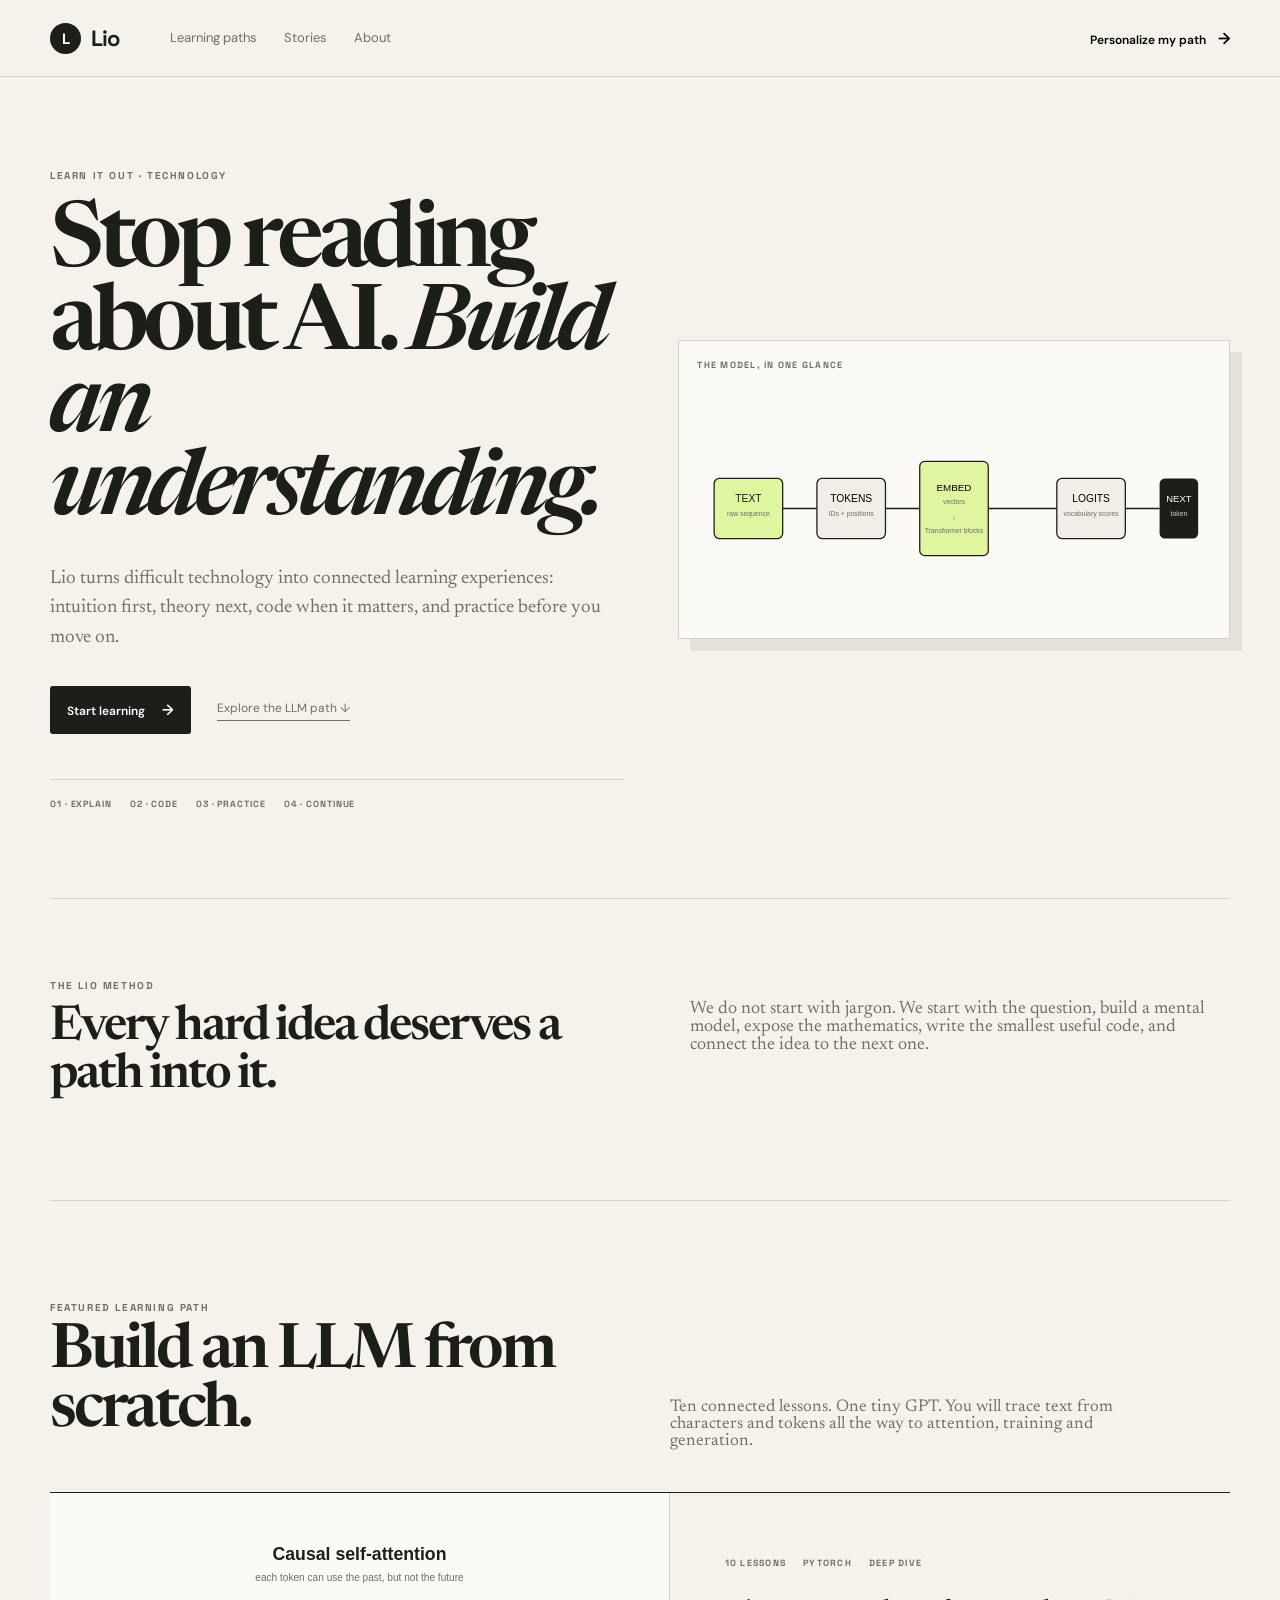
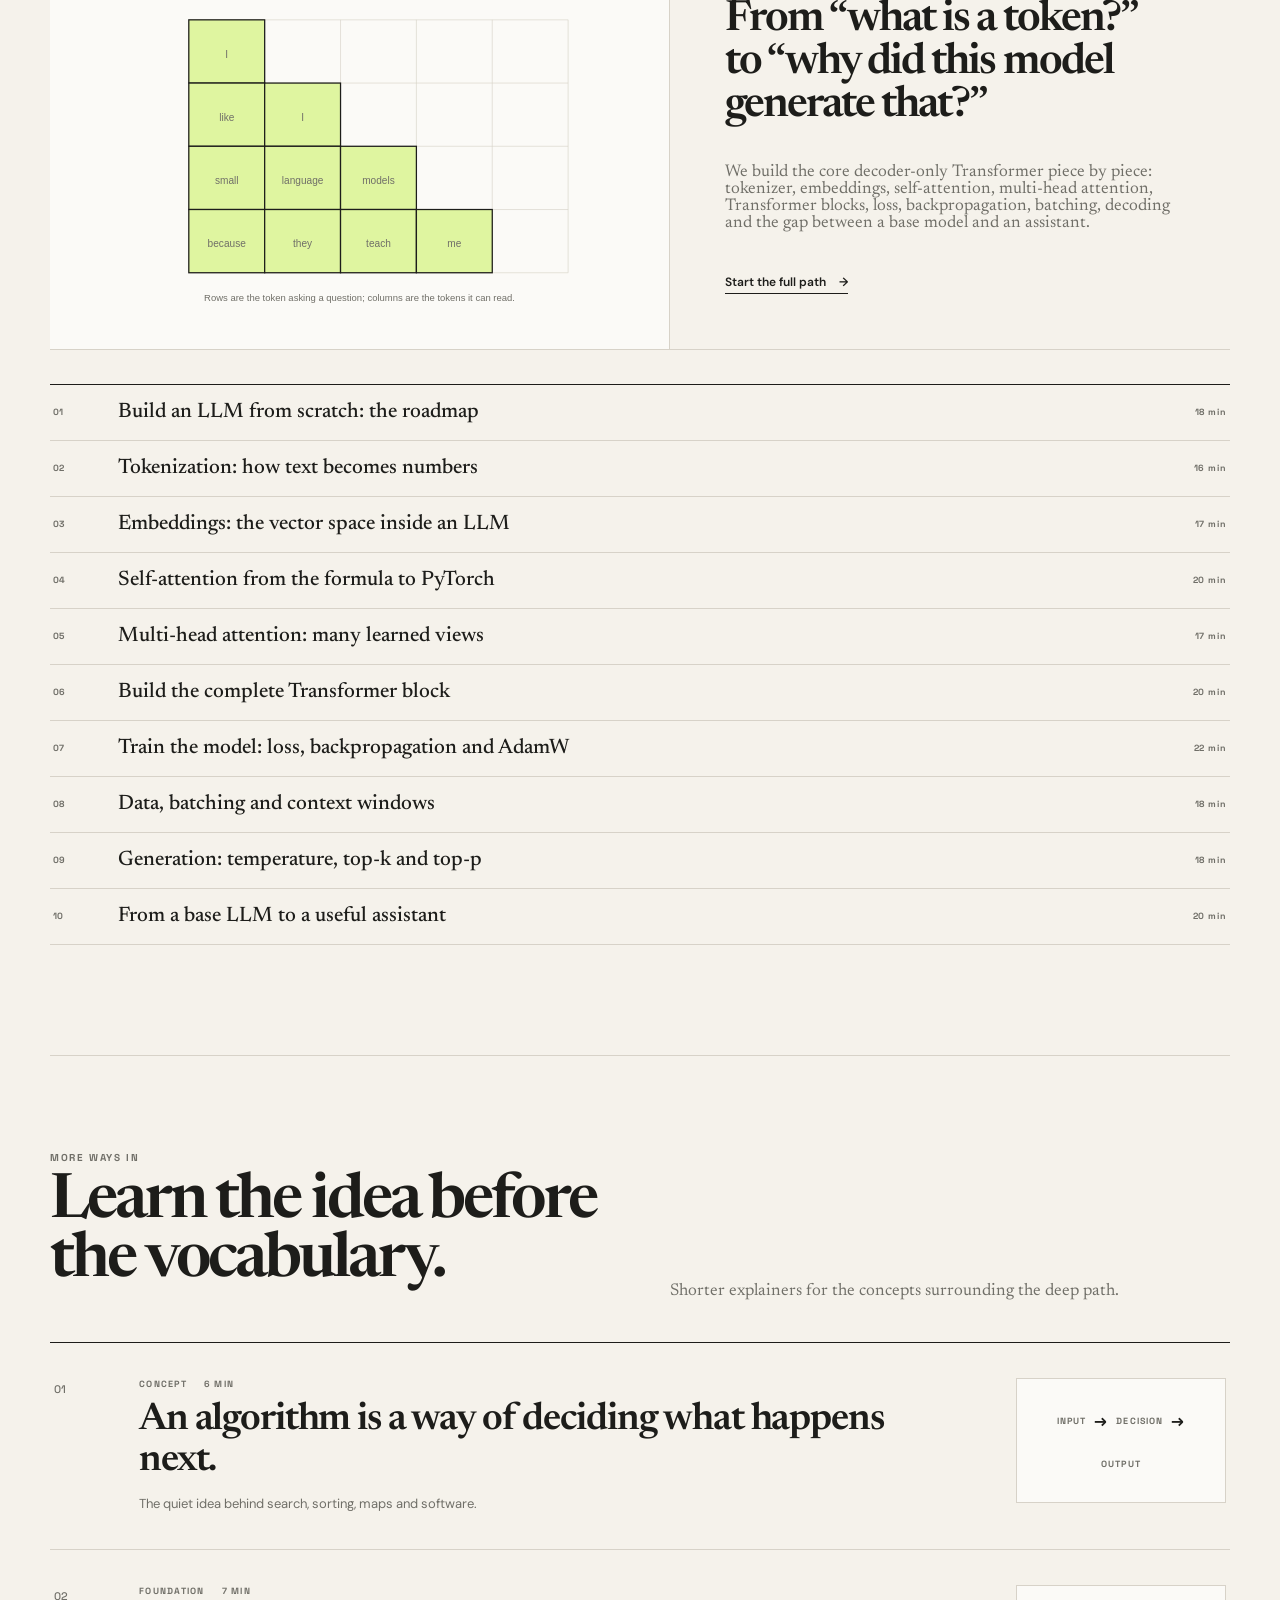
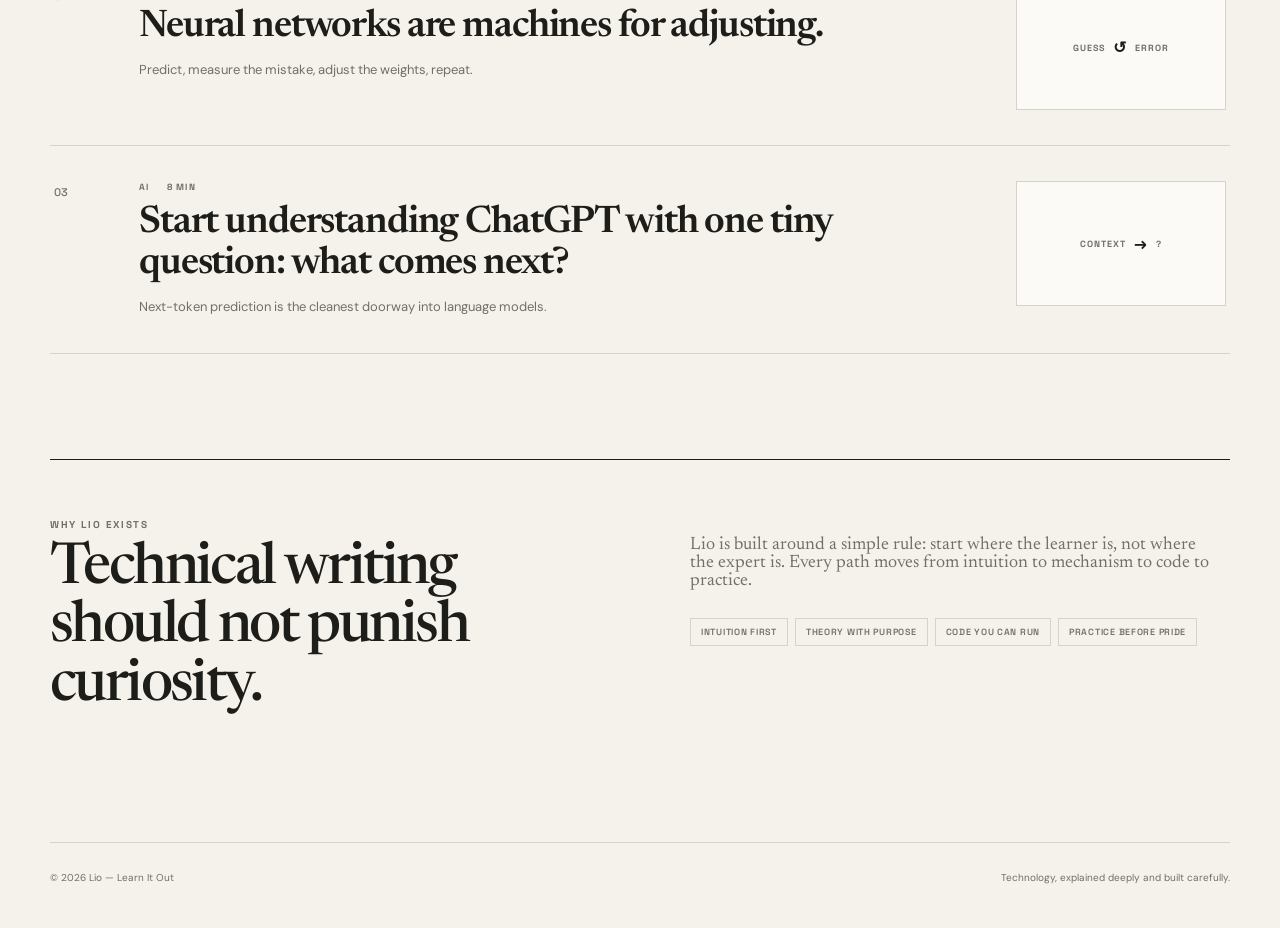
<file: index.html>
<!doctype html><html lang="en"><head><meta charset="utf-8"><meta name="viewport" content="width=device-width,initial-scale=1"><meta name="description" content="Lio — technology explained through deep, practical learning paths."><title>Lio — Learn It Out</title><link rel="stylesheet" href="styles.css"></head><body><header class="site-header"><div class="nav wrap"><a class="brand" href="index.html"><span class="brand-mark">L</span><span>Lio</span></a><nav aria-label="Main"><a href="#paths">Learning paths</a><a href="#stories">Stories</a><a href="#about">About</a></nav><button class="nav-cta" id="startBtn">Personalize my path <span>→</span></button></div></header><main><section class="hero wrap"><div class="hero-copy"><p class="kicker">LEARN IT OUT · TECHNOLOGY</p><h1>Stop reading about AI. <i>Build an understanding.</i></h1><p class="hero-dek">Lio turns difficult technology into connected learning experiences: intuition first, theory next, code when it matters, and practice before you move on.</p><div class="hero-actions"><button class="primary" id="heroStart">Start learning <span>→</span></button><a class="quiet-link" href="#paths">Explore the LLM path ↓</a></div><div class="hero-proof"><span>01 · EXPLAIN</span><span>02 · CODE</span><span>03 · PRACTICE</span><span>04 · CONTINUE</span></div></div><div class="hero-art"><div class="art-label">THE MODEL, IN ONE GLANCE</div><img src="assets/llm-pipeline.svg" alt="A visual map of an LLM from text to next-token prediction"></div></section><section class="manifesto wrap"><p class="kicker">THE LIO METHOD</p><div class="manifesto-grid"><h2>Every hard idea deserves a path into it.</h2><p>We do not start with jargon. We start with the question, build a mental model, expose the mathematics, write the smallest useful code, and connect the idea to the next one.</p></div></section><section class="path-section wrap" id="paths"><div class="section-heading"><div><p class="kicker">FEATURED LEARNING PATH</p><h2>Build an LLM from scratch.</h2></div><p>Ten connected lessons. One tiny GPT. You will trace text from characters and tokens all the way to attention, training and generation.</p></div><div class="path-feature"><div class="path-visual"><img src="assets/attention.svg" alt="Causal self-attention matrix"></div><div class="path-copy"><p class="story-meta"><span>10 LESSONS</span><span>PYTORCH</span><span>DEEP DIVE</span></p><h3>From “what is a token?” to “why did this model generate that?”</h3><p>We build the core decoder-only Transformer piece by piece: tokenizer, embeddings, self-attention, multi-head attention, Transformer blocks, loss, backpropagation, batching, decoding and the gap between a base model and an assistant.</p><a class="story-link" href="articles/llm-from-scratch-roadmap.html">Start the full path <span>→</span></a></div></div><div class="path-list"><a href="articles/llm-from-scratch-roadmap.html"><b>01</b><span>Build an LLM from scratch: the roadmap</span><small>18 min</small></a><a href="articles/llm-tokenization.html"><b>02</b><span>Tokenization: how text becomes numbers</span><small>16 min</small></a><a href="articles/llm-embeddings.html"><b>03</b><span>Embeddings: the vector space inside an LLM</span><small>17 min</small></a><a href="articles/llm-self-attention.html"><b>04</b><span>Self-attention from the formula to PyTorch</span><small>20 min</small></a><a href="articles/llm-multihead.html"><b>05</b><span>Multi-head attention: many learned views</span><small>17 min</small></a><a href="articles/llm-transformer-block.html"><b>06</b><span>Build the complete Transformer block</span><small>20 min</small></a><a href="articles/llm-training.html"><b>07</b><span>Train the model: loss, backpropagation and AdamW</span><small>22 min</small></a><a href="articles/llm-data-batching.html"><b>08</b><span>Data, batching and context windows</span><small>18 min</small></a><a href="articles/llm-generation.html"><b>09</b><span>Generation: temperature, top-k and top-p</span><small>18 min</small></a><a href="articles/llm-from-base-to-assistant.html"><b>10</b><span>From a base LLM to a useful assistant</span><small>20 min</small></a></div></section><section class="stories-section wrap" id="stories"><div class="section-heading"><div><p class="kicker">MORE WAYS IN</p><h2>Learn the idea before the vocabulary.</h2></div><p>Shorter explainers for the concepts surrounding the deep path.</p></div><div class="story-list"><article class="story-row"><div class="row-number">01</div><div class="row-copy"><div class="story-meta"><span>CONCEPT</span><span>6 MIN</span></div><h3><a href="articles/algorithms.html">An algorithm is a way of deciding what happens next.</a></h3><p>The quiet idea behind search, sorting, maps and software.</p></div><div class="mini-art"><span>INPUT</span><b>→</b><span>DECISION</span><b>→</b><span>OUTPUT</span></div></article><article class="story-row"><div class="row-number">02</div><div class="row-copy"><div class="story-meta"><span>FOUNDATION</span><span>7 MIN</span></div><h3><a href="articles/neural-networks.html">Neural networks are machines for adjusting.</a></h3><p>Predict, measure the mistake, adjust the weights, repeat.</p></div><div class="mini-art"><span>GUESS</span><b>↺</b><span>ERROR</span></div></article><article class="story-row"><div class="row-number">03</div><div class="row-copy"><div class="story-meta"><span>AI</span><span>8 MIN</span></div><h3><a href="articles/llm-next-word.html">Start understanding ChatGPT with one tiny question: what comes next?</a></h3><p>Next-token prediction is the cleanest doorway into language models.</p></div><div class="mini-art"><span>CONTEXT</span><b>→</b><span>?</span></div></article></div></section><section class="about-section wrap" id="about"><div class="about-grid"><div><p class="kicker">WHY LIO EXISTS</p><h2>Technical writing should not punish curiosity.</h2></div><div class="about-copy"><p>Lio is built around a simple rule: start where the learner is, not where the expert is. Every path moves from intuition to mechanism to code to practice.</p><div class="principles"><span>INTUITION FIRST</span><span>THEORY WITH PURPOSE</span><span>CODE YOU CAN RUN</span><span>PRACTICE BEFORE PRIDE</span></div></div></div></section></main><div class="modal hidden" id="onboarding" aria-hidden="true"><div class="modal-card"><button class="close" id="closeBtn" aria-label="Close">×</button><p class="kicker">A SMALL START</p><h2>What do you want to understand?</h2><p>Pick a few interests. Lio will use them to shape your starting path in this browser.</p><div class="choices" id="choices"><button data-value="ai">AI & LLMs</button><button data-value="ml">Machine learning</button><button data-value="programming">Programming</button><button data-value="robotics">Robotics</button><button data-value="cybersecurity">Cybersecurity</button><button data-value="quantum">Quantum computing</button></div><button class="primary full" id="saveBtn">Build my path →</button></div></div><footer class="footer wrap"><span>© 2026 Lio — Learn It Out</span><span>Technology, explained deeply and built carefully.</span></footer><script src="app.js"></script></body></html>
</file>
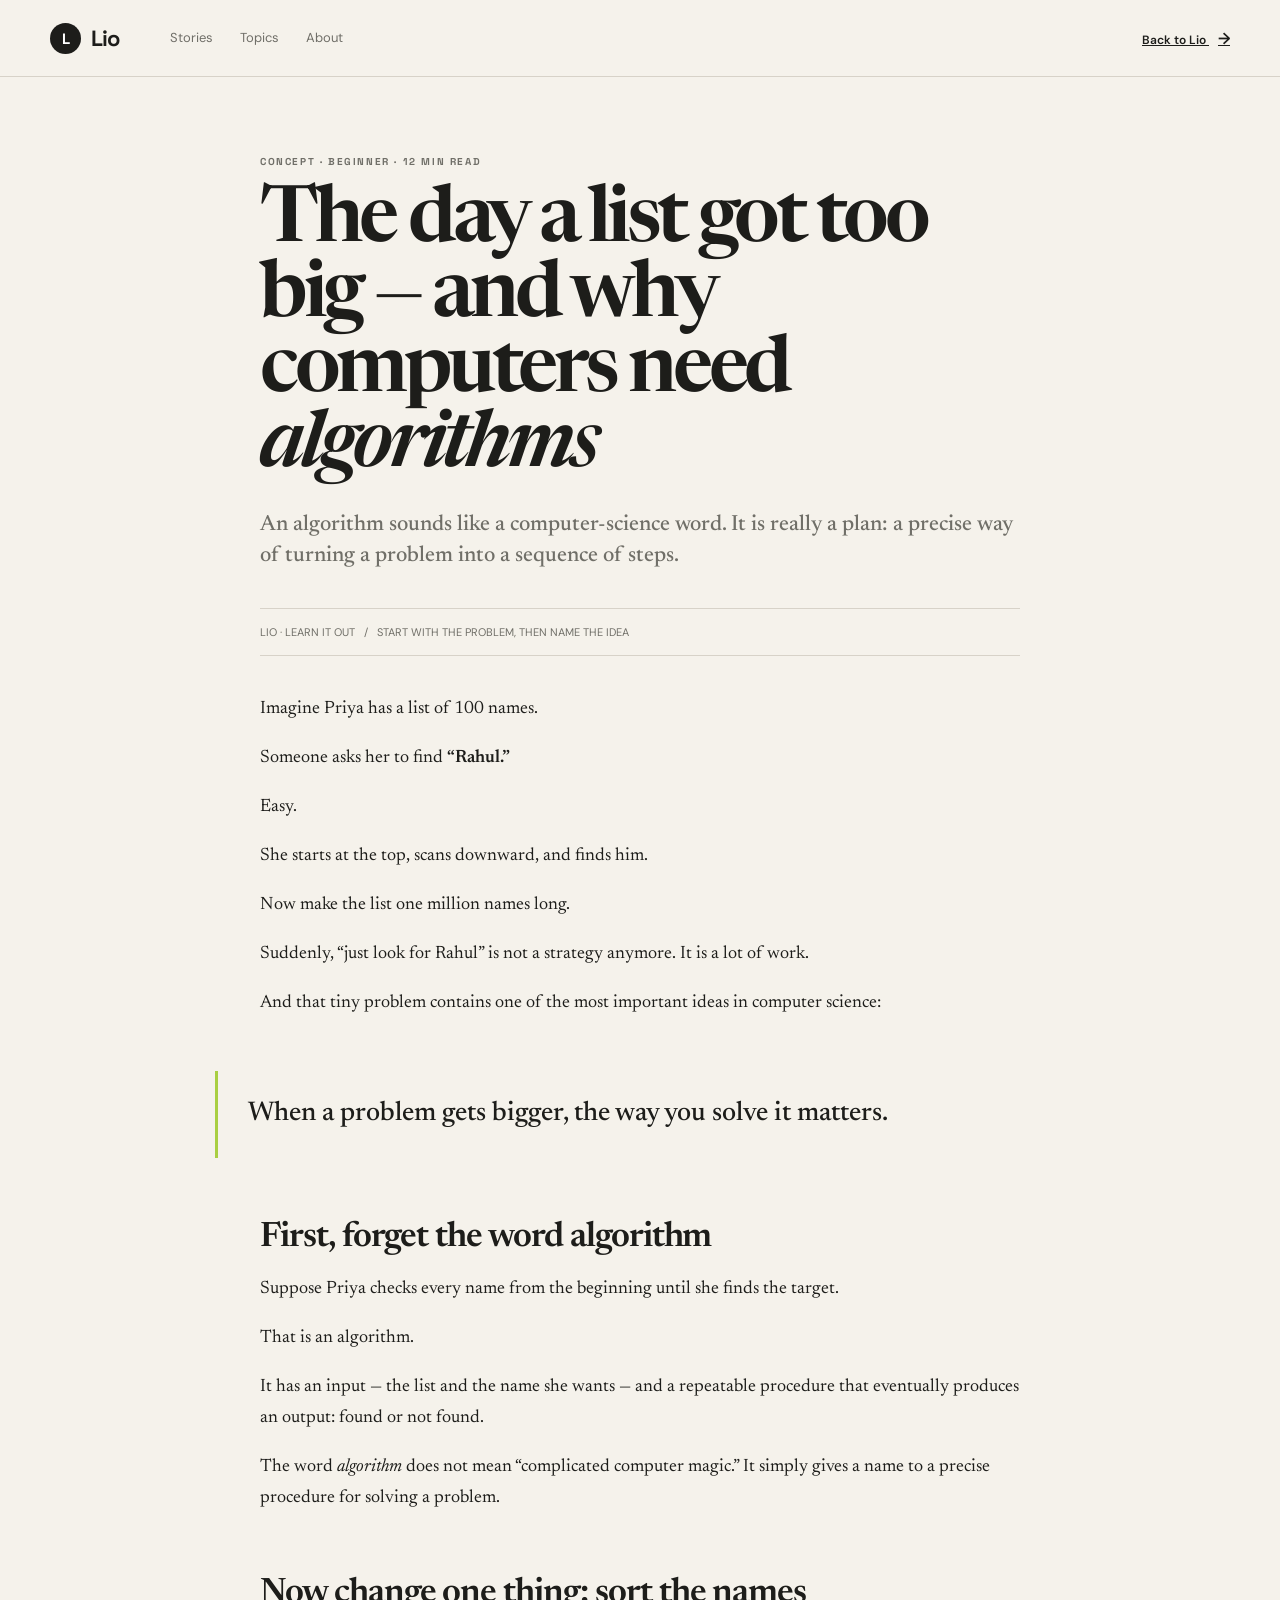
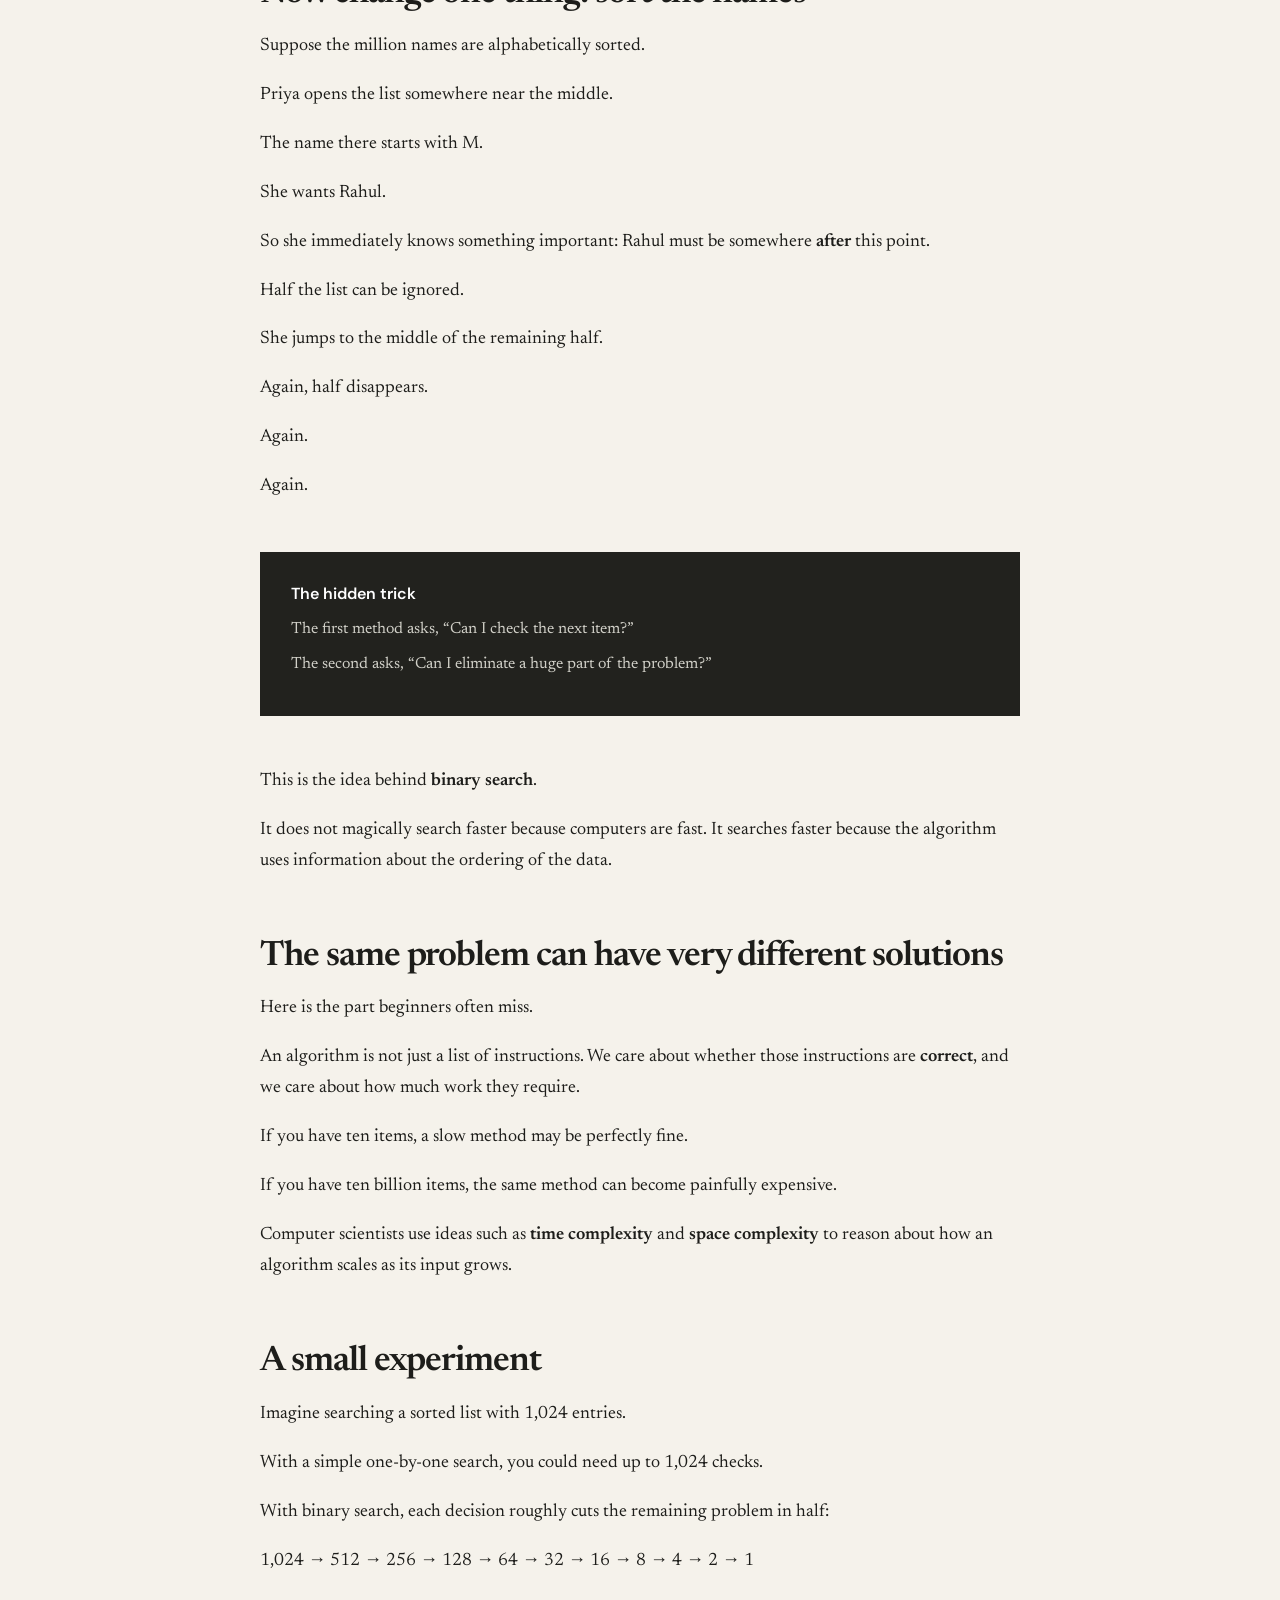
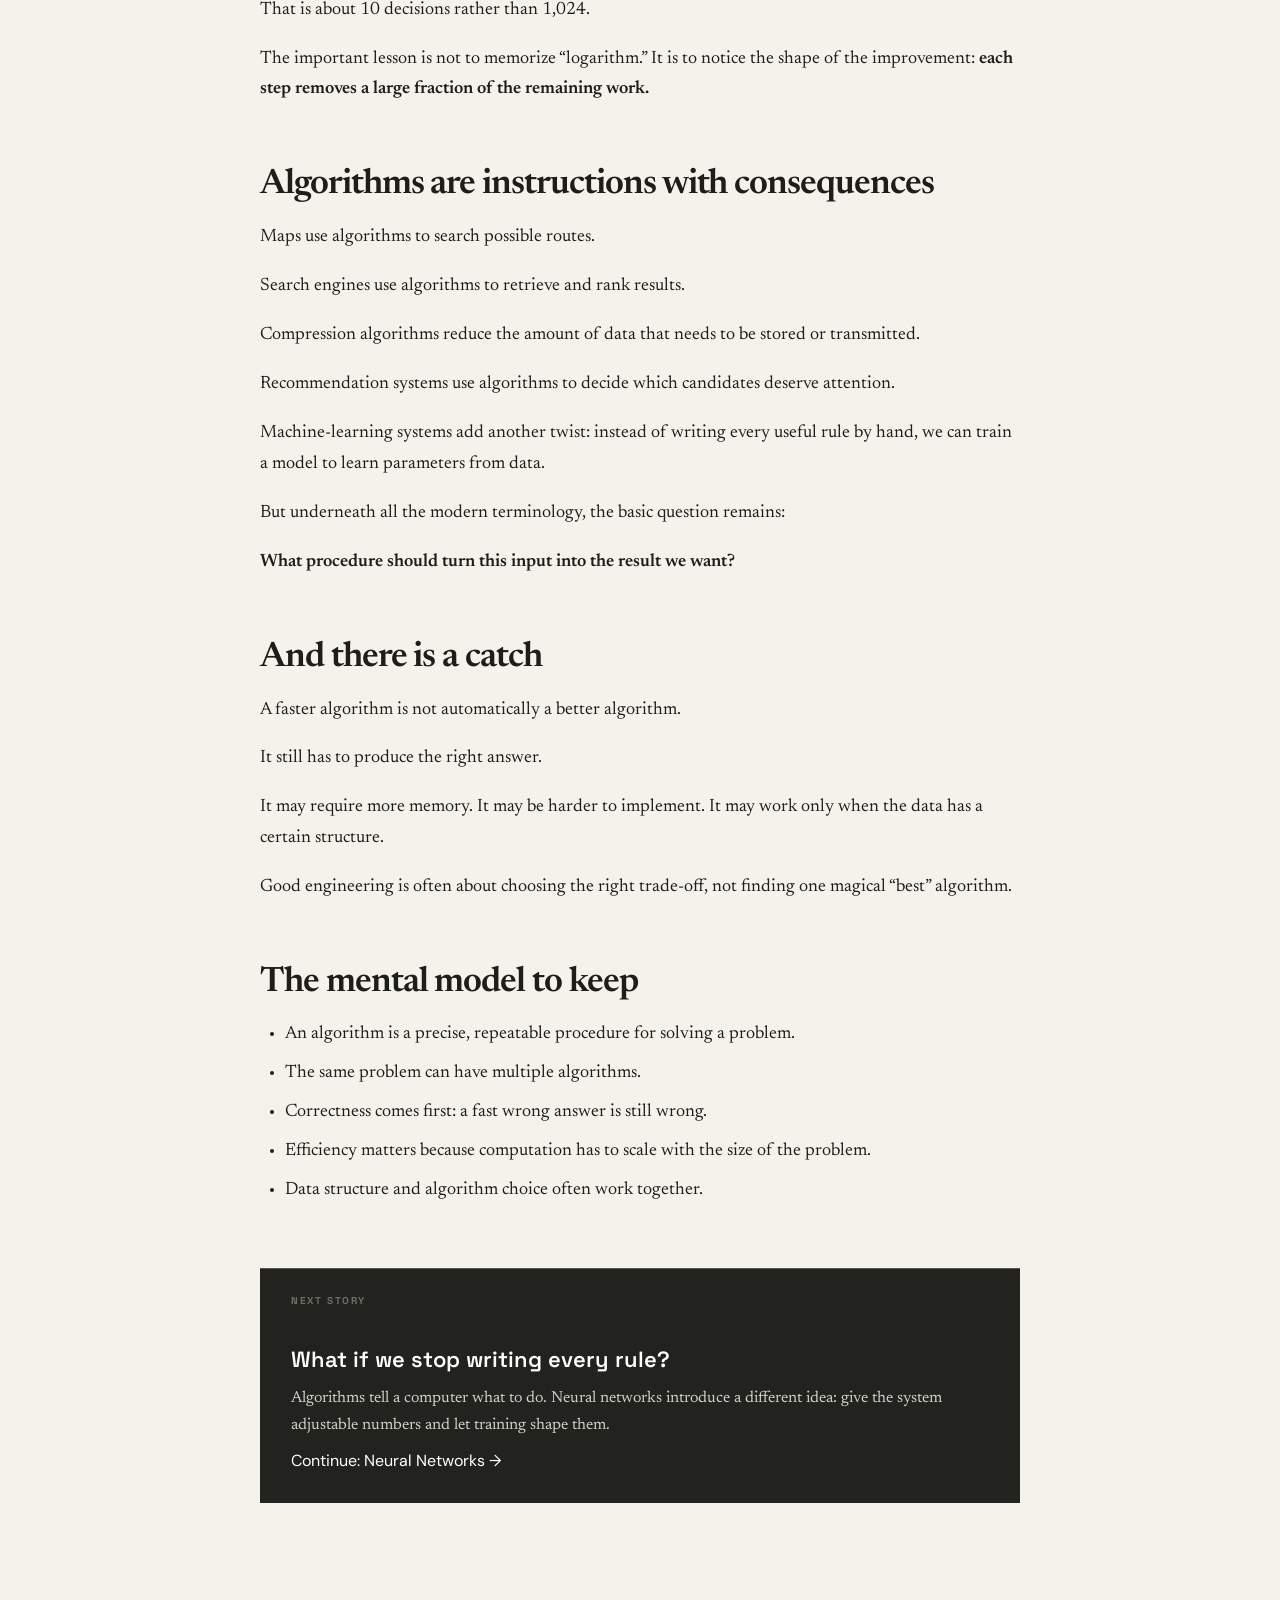
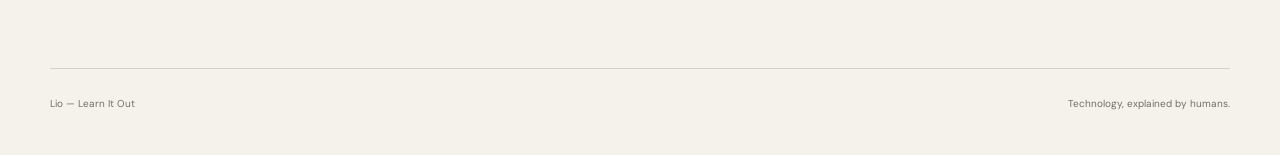
<file: articles/algorithms.html>
<!doctype html>
<html lang="en">
<head>
<meta charset="utf-8"><meta name="viewport" content="width=device-width,initial-scale=1">
<meta name="description" content="A story-driven beginner guide to algorithms, from finding a name in a list to understanding why efficiency matters.">
<title>The Day a List Got Too Big — Lio</title><link rel="stylesheet" href="../styles.css">
</head>
<body>
<header class="site-header"><div class="nav wrap"><a class="brand" href="../index.html"><span class="brand-mark">L</span><span>Lio</span></a><nav><a href="../index.html#stories">Stories</a><a href="../index.html#topics">Topics</a><a href="../index.html#about">About</a></nav><a class="nav-cta" href="../index.html">Back to Lio <span>→</span></a></div></header>
<main class="wrap"><article class="article">
<span class="kicker">CONCEPT · BEGINNER · 12 MIN READ</span>
<h1>The day a list got too big — and why computers need <em>algorithms</em></h1>
<p class="dek">An algorithm sounds like a computer-science word. It is really a plan: a precise way of turning a problem into a sequence of steps.</p>
<div class="byline">LIO · LEARN IT OUT &nbsp; / &nbsp; START WITH THE PROBLEM, THEN NAME THE IDEA</div>

<p>Imagine Priya has a list of 100 names.</p>
<p>Someone asks her to find <strong>“Rahul.”</strong></p>
<p>Easy.</p>
<p>She starts at the top, scans downward, and finds him.</p>
<p>Now make the list one million names long.</p>
<p>Suddenly, “just look for Rahul” is not a strategy anymore. It is a lot of work.</p>
<p>And that tiny problem contains one of the most important ideas in computer science:</p>
<div class="pullquote">When a problem gets bigger, the way you solve it matters.</div>

<h2>First, forget the word algorithm</h2>
<p>Suppose Priya checks every name from the beginning until she finds the target.</p>
<p>That is an algorithm.</p>
<p>It has an input — the list and the name she wants — and a repeatable procedure that eventually produces an output: found or not found.</p>
<p>The word <em>algorithm</em> does not mean “complicated computer magic.” It simply gives a name to a precise procedure for solving a problem.</p>

<h2>Now change one thing: sort the names</h2>
<p>Suppose the million names are alphabetically sorted.</p>
<p>Priya opens the list somewhere near the middle.</p>
<p>The name there starts with M.</p>
<p>She wants Rahul.</p>
<p>So she immediately knows something important: Rahul must be somewhere <strong>after</strong> this point.</p>
<p>Half the list can be ignored.</p>
<p>She jumps to the middle of the remaining half.</p>
<p>Again, half disappears.</p>
<p>Again.</p>
<p>Again.</p>

<div class="lesson"><strong>The hidden trick</strong><p>The first method asks, “Can I check the next item?”</p><p>The second asks, “Can I eliminate a huge part of the problem?”</p></div>

<p>This is the idea behind <strong>binary search</strong>.</p>
<p>It does not magically search faster because computers are fast. It searches faster because the algorithm uses information about the ordering of the data.</p>

<h2>The same problem can have very different solutions</h2>
<p>Here is the part beginners often miss.</p>
<p>An algorithm is not just a list of instructions. We care about whether those instructions are <strong>correct</strong>, and we care about how much work they require.</p>
<p>If you have ten items, a slow method may be perfectly fine.</p>
<p>If you have ten billion items, the same method can become painfully expensive.</p>
<p>Computer scientists use ideas such as <strong>time complexity</strong> and <strong>space complexity</strong> to reason about how an algorithm scales as its input grows.</p>

<h2>A small experiment</h2>
<p>Imagine searching a sorted list with 1,024 entries.</p>
<p>With a simple one-by-one search, you could need up to 1,024 checks.</p>
<p>With binary search, each decision roughly cuts the remaining problem in half:</p>
<div class="code-story"><p>1,024 → 512 → 256 → 128 → 64 → 32 → 16 → 8 → 4 → 2 → 1</p></div>
<p>That is about 10 decisions rather than 1,024.</p>
<p>The important lesson is not to memorize “logarithm.” It is to notice the shape of the improvement: <strong>each step removes a large fraction of the remaining work.</strong></p>

<h2>Algorithms are instructions with consequences</h2>
<p>Maps use algorithms to search possible routes.</p>
<p>Search engines use algorithms to retrieve and rank results.</p>
<p>Compression algorithms reduce the amount of data that needs to be stored or transmitted.</p>
<p>Recommendation systems use algorithms to decide which candidates deserve attention.</p>
<p>Machine-learning systems add another twist: instead of writing every useful rule by hand, we can train a model to learn parameters from data.</p>
<p>But underneath all the modern terminology, the basic question remains:</p>
<p><strong>What procedure should turn this input into the result we want?</strong></p>

<h2>And there is a catch</h2>
<p>A faster algorithm is not automatically a better algorithm.</p>
<p>It still has to produce the right answer.</p>
<p>It may require more memory. It may be harder to implement. It may work only when the data has a certain structure.</p>
<p>Good engineering is often about choosing the right trade-off, not finding one magical “best” algorithm.</p>

<h2>The mental model to keep</h2>
<ul>
<li>An algorithm is a precise, repeatable procedure for solving a problem.</li>
<li>The same problem can have multiple algorithms.</li>
<li>Correctness comes first: a fast wrong answer is still wrong.</li>
<li>Efficiency matters because computation has to scale with the size of the problem.</li>
<li>Data structure and algorithm choice often work together.</li>
</ul>

<div class="next lesson"><span class="kicker">NEXT STORY</span><h3>What if we stop writing every rule?</h3><p>Algorithms tell a computer what to do. Neural networks introduce a different idea: give the system adjustable numbers and let training shape them.</p><a href="neural-networks.html">Continue: Neural Networks →</a></div>
</article></main>
<footer class="footer wrap"><span>Lio — Learn It Out</span><span>Technology, explained by humans.</span></footer>
<script src="../app.js"></script>
</body></html>
</file>
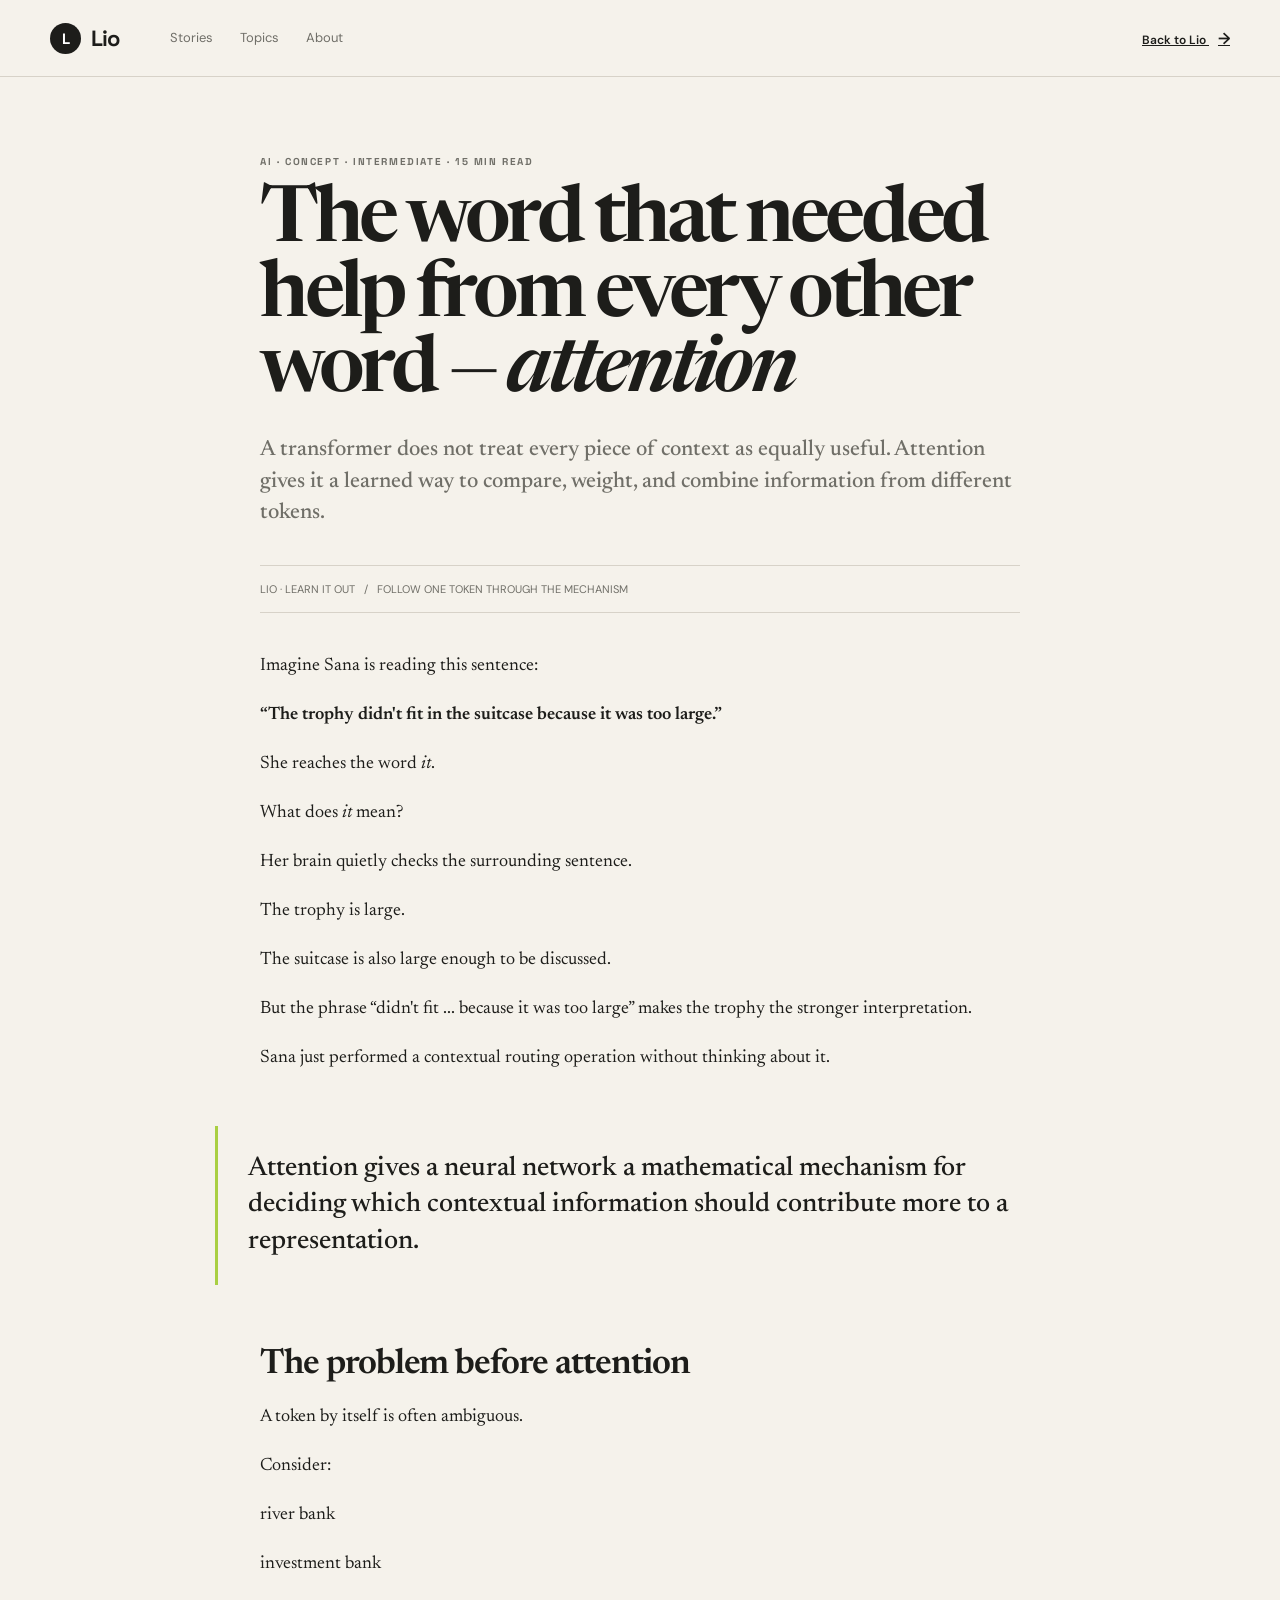
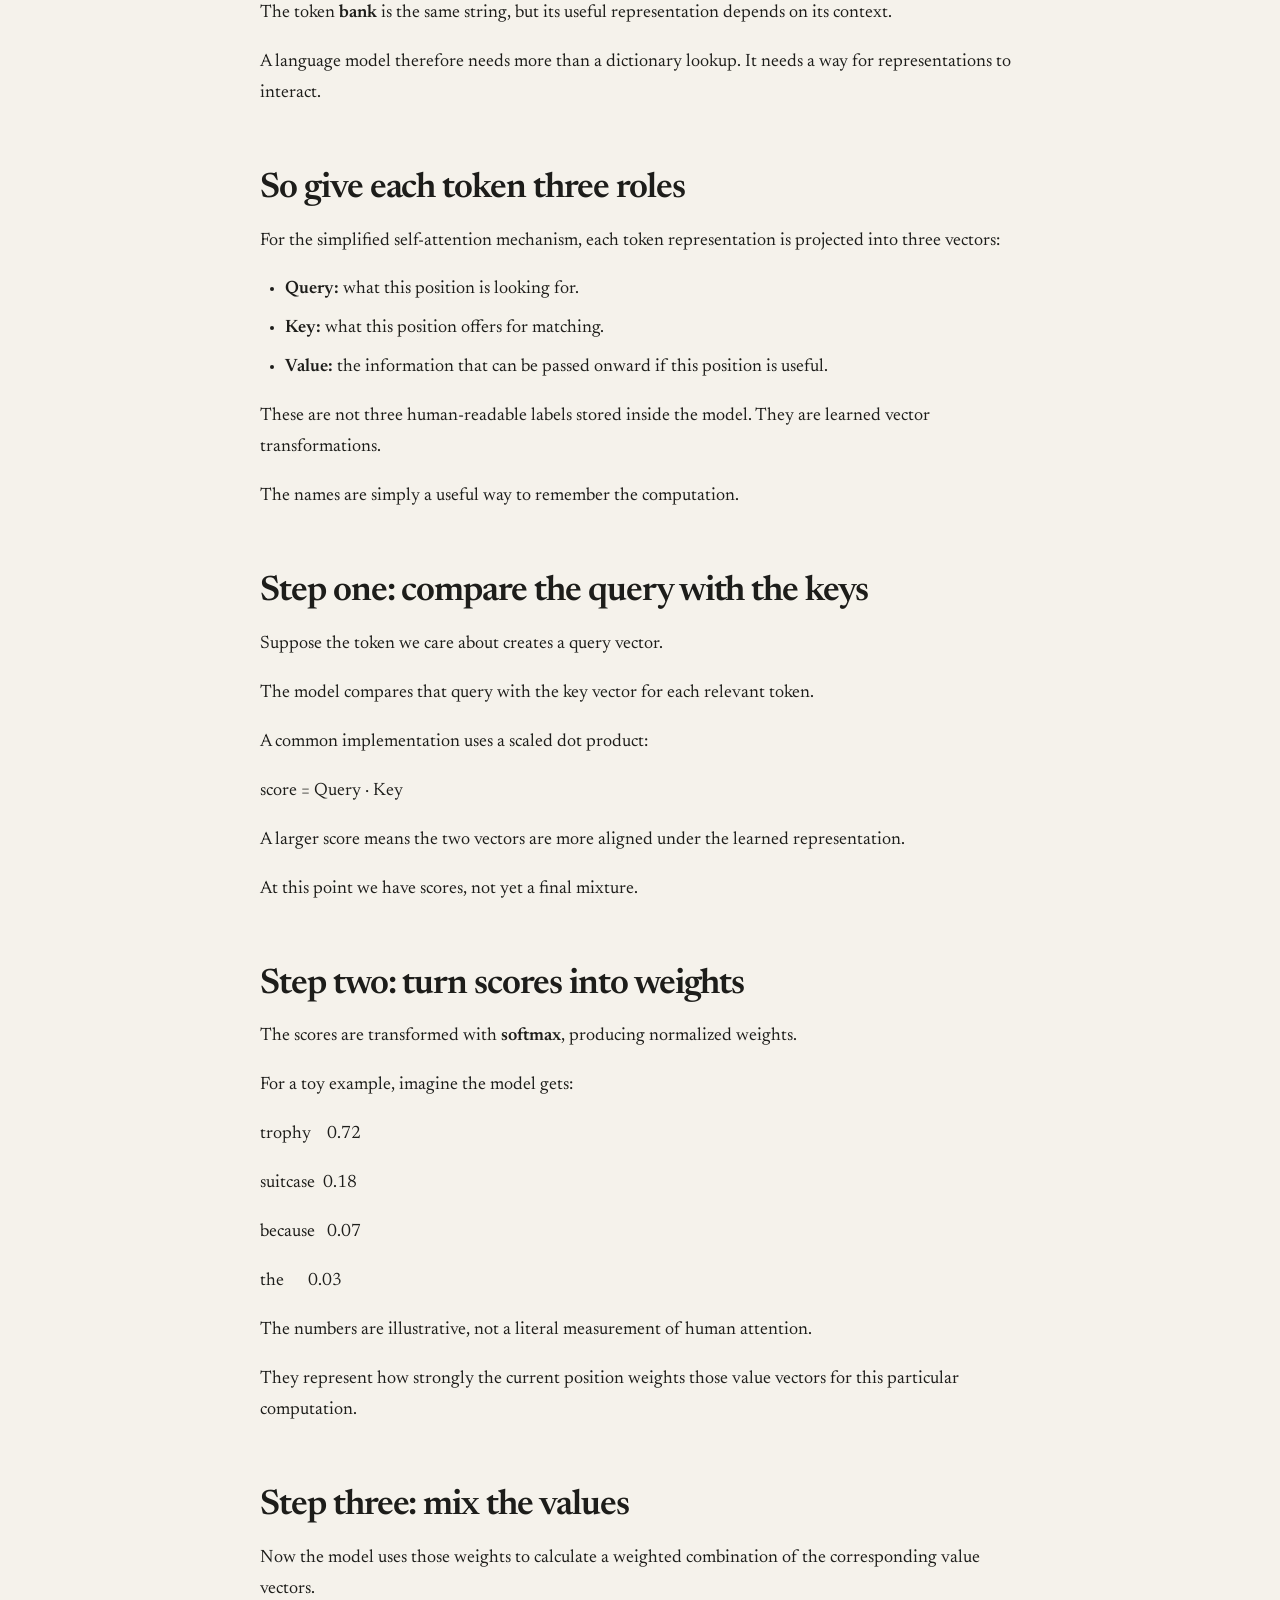
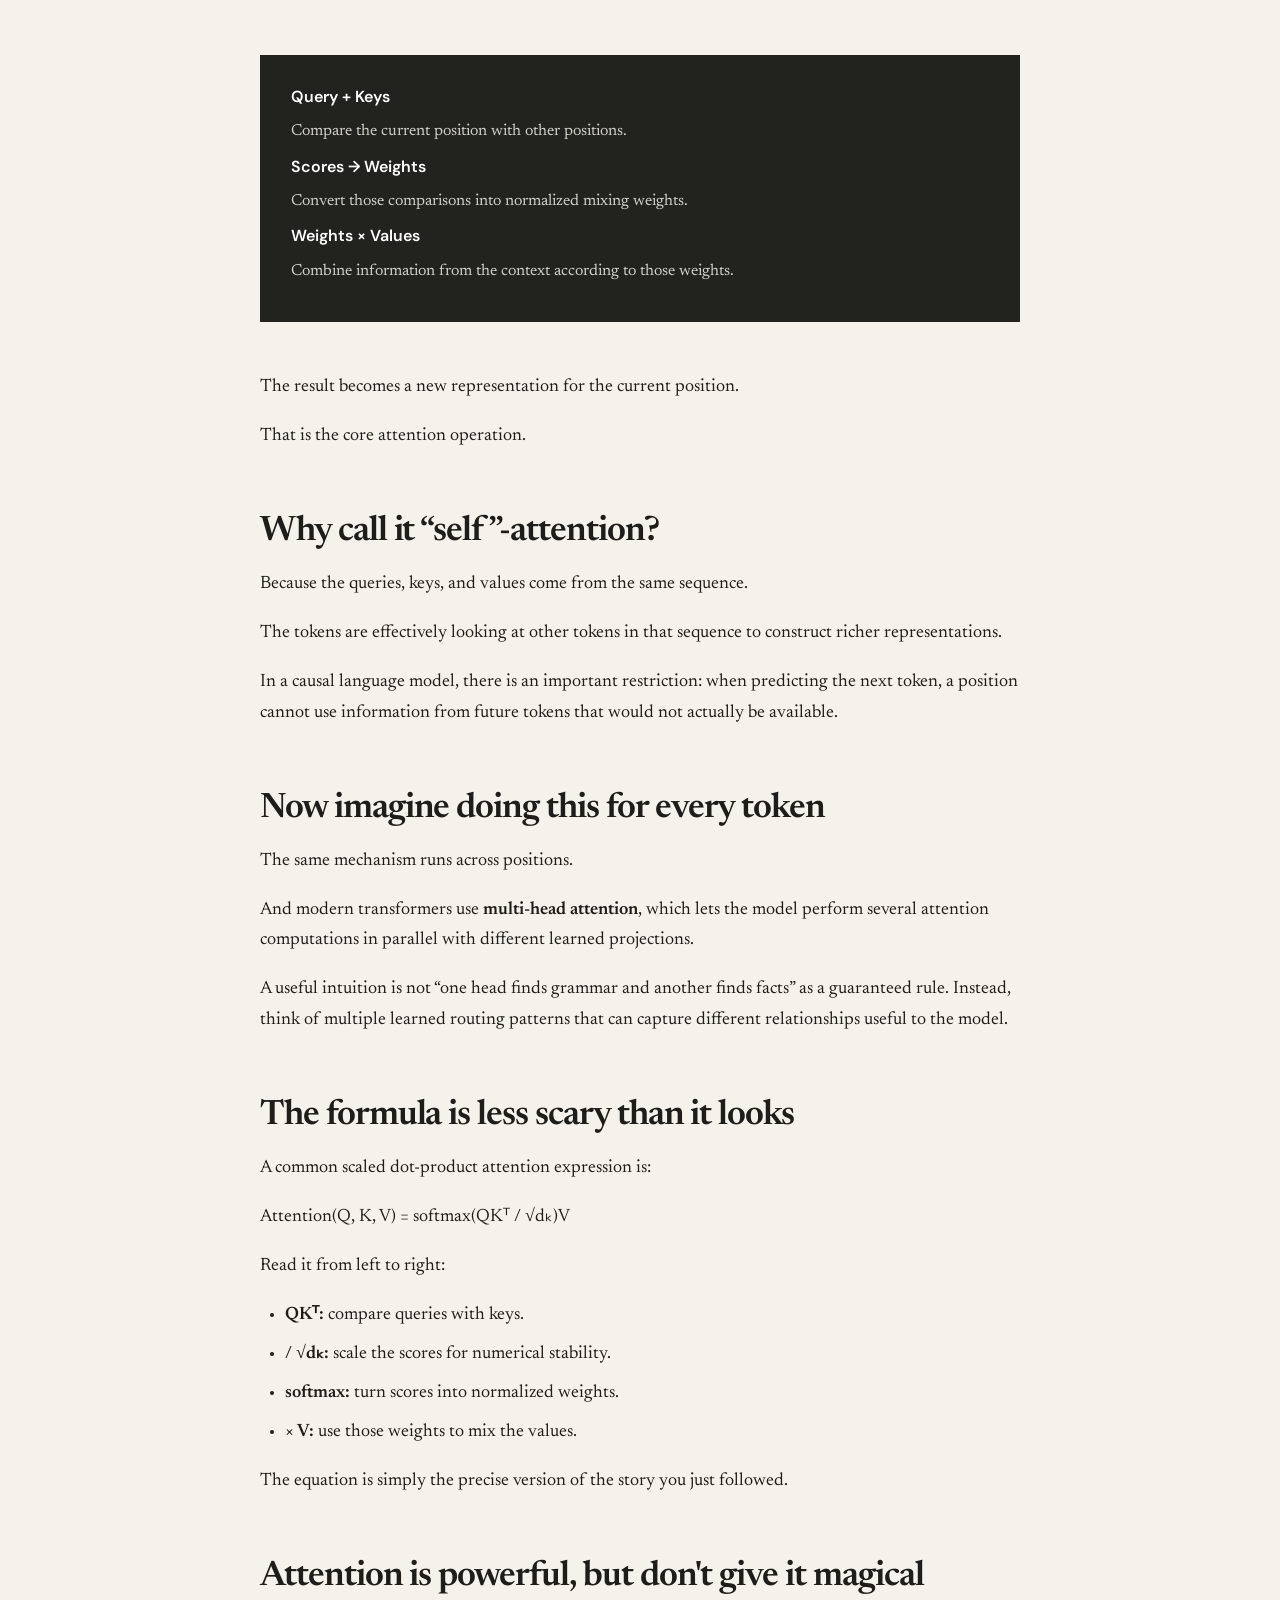
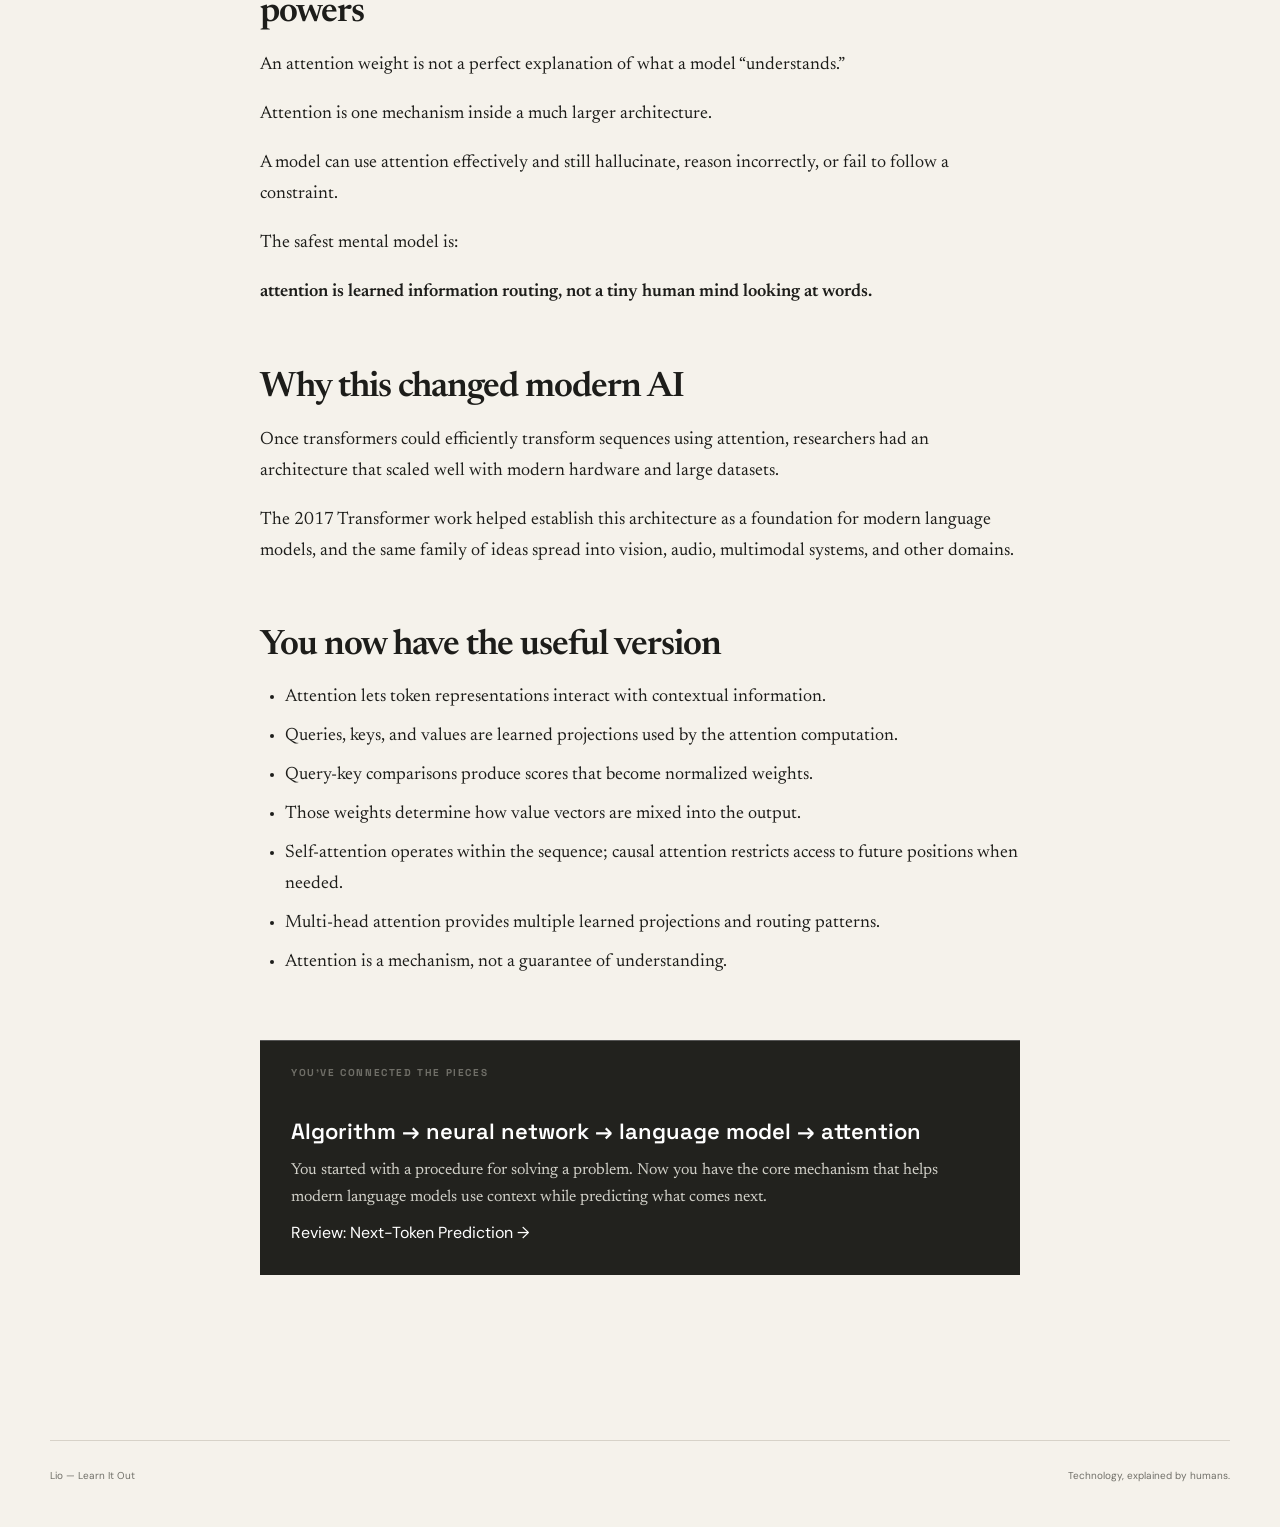
<file: articles/attention.html>
<!doctype html>
<html lang="en"><head><meta charset="utf-8"><meta name="viewport" content="width=device-width,initial-scale=1"><meta name="description" content="A story-driven explanation of attention, query key value, attention weights, and why transformers use contextual information routing."><title>The Word That Needed Help From Every Other Word — Lio</title><link rel="stylesheet" href="../styles.css"></head>
<body>
<header class="site-header"><div class="nav wrap"><a class="brand" href="../index.html"><span class="brand-mark">L</span><span>Lio</span></a><nav><a href="../index.html#stories">Stories</a><a href="../index.html#topics">Topics</a><a href="../index.html#about">About</a></nav><a class="nav-cta" href="../index.html">Back to Lio <span>→</span></a></div></header>
<main class="wrap"><article class="article">
<span class="kicker">AI · CONCEPT · INTERMEDIATE · 15 MIN READ</span>
<h1>The word that needed help from every other word — <em>attention</em></h1>
<p class="dek">A transformer does not treat every piece of context as equally useful. Attention gives it a learned way to compare, weight, and combine information from different tokens.</p>
<div class="byline">LIO · LEARN IT OUT &nbsp; / &nbsp; FOLLOW ONE TOKEN THROUGH THE MECHANISM</div>

<p>Imagine Sana is reading this sentence:</p>
<p><strong>“The trophy didn't fit in the suitcase because it was too large.”</strong></p>
<p>She reaches the word <em>it</em>.</p>
<p>What does <em>it</em> mean?</p>
<p>Her brain quietly checks the surrounding sentence.</p>
<p>The trophy is large.</p>
<p>The suitcase is also large enough to be discussed.</p>
<p>But the phrase “didn't fit ... because it was too large” makes the trophy the stronger interpretation.</p>
<p>Sana just performed a contextual routing operation without thinking about it.</p>

<div class="pullquote">Attention gives a neural network a mathematical mechanism for deciding which contextual information should contribute more to a representation.</div>

<h2>The problem before attention</h2>
<p>A token by itself is often ambiguous.</p>
<p>Consider:</p>
<div class="code-story"><p>river bank</p><p>investment bank</p></div>
<p>The token <strong>bank</strong> is the same string, but its useful representation depends on its context.</p>
<p>A language model therefore needs more than a dictionary lookup. It needs a way for representations to interact.</p>

<h2>So give each token three roles</h2>
<p>For the simplified self-attention mechanism, each token representation is projected into three vectors:</p>
<ul><li><strong>Query:</strong> what this position is looking for.</li><li><strong>Key:</strong> what this position offers for matching.</li><li><strong>Value:</strong> the information that can be passed onward if this position is useful.</li></ul>
<p>These are not three human-readable labels stored inside the model. They are learned vector transformations.</p>
<p>The names are simply a useful way to remember the computation.</p>

<h2>Step one: compare the query with the keys</h2>
<p>Suppose the token we care about creates a query vector.</p>
<p>The model compares that query with the key vector for each relevant token.</p>
<p>A common implementation uses a scaled dot product:</p>
<div class="code-story"><p>score = Query · Key</p></div>
<p>A larger score means the two vectors are more aligned under the learned representation.</p>
<p>At this point we have scores, not yet a final mixture.</p>

<h2>Step two: turn scores into weights</h2>
<p>The scores are transformed with <strong>softmax</strong>, producing normalized weights.</p>
<p>For a toy example, imagine the model gets:</p>
<div class="code-story"><p>trophy&nbsp;&nbsp;&nbsp;&nbsp;0.72</p><p>suitcase&nbsp;&nbsp;0.18</p><p>because&nbsp;&nbsp;&nbsp;0.07</p><p>the&nbsp;&nbsp;&nbsp;&nbsp;&nbsp;&nbsp;0.03</p></div>
<p>The numbers are illustrative, not a literal measurement of human attention.</p>
<p>They represent how strongly the current position weights those value vectors for this particular computation.</p>

<h2>Step three: mix the values</h2>
<p>Now the model uses those weights to calculate a weighted combination of the corresponding value vectors.</p>
<div class="lesson"><strong>Query + Keys</strong><p>Compare the current position with other positions.</p><strong>Scores → Weights</strong><p>Convert those comparisons into normalized mixing weights.</p><strong>Weights × Values</strong><p>Combine information from the context according to those weights.</p></div>
<p>The result becomes a new representation for the current position.</p>
<p>That is the core attention operation.</p>

<h2>Why call it “self”-attention?</h2>
<p>Because the queries, keys, and values come from the same sequence.</p>
<p>The tokens are effectively looking at other tokens in that sequence to construct richer representations.</p>
<p>In a causal language model, there is an important restriction: when predicting the next token, a position cannot use information from future tokens that would not actually be available.</p>

<h2>Now imagine doing this for every token</h2>
<p>The same mechanism runs across positions.</p>
<p>And modern transformers use <strong>multi-head attention</strong>, which lets the model perform several attention computations in parallel with different learned projections.</p>
<p>A useful intuition is not “one head finds grammar and another finds facts” as a guaranteed rule. Instead, think of multiple learned routing patterns that can capture different relationships useful to the model.</p>

<h2>The formula is less scary than it looks</h2>
<p>A common scaled dot-product attention expression is:</p>
<div class="code-story"><p>Attention(Q, K, V) = softmax(QKᵀ / √dₖ)V</p></div>
<p>Read it from left to right:</p>
<ul><li><strong>QKᵀ:</strong> compare queries with keys.</li><li><strong>/ √dₖ:</strong> scale the scores for numerical stability.</li><li><strong>softmax:</strong> turn scores into normalized weights.</li><li><strong>× V:</strong> use those weights to mix the values.</li></ul>
<p>The equation is simply the precise version of the story you just followed.</p>

<h2>Attention is powerful, but don't give it magical powers</h2>
<p>An attention weight is not a perfect explanation of what a model “understands.”</p>
<p>Attention is one mechanism inside a much larger architecture.</p>
<p>A model can use attention effectively and still hallucinate, reason incorrectly, or fail to follow a constraint.</p>
<p>The safest mental model is:</p>
<p><strong>attention is learned information routing, not a tiny human mind looking at words.</strong></p>

<h2>Why this changed modern AI</h2>
<p>Once transformers could efficiently transform sequences using attention, researchers had an architecture that scaled well with modern hardware and large datasets.</p>
<p>The 2017 Transformer work helped establish this architecture as a foundation for modern language models, and the same family of ideas spread into vision, audio, multimodal systems, and other domains.</p>

<h2>You now have the useful version</h2>
<ul><li>Attention lets token representations interact with contextual information.</li><li>Queries, keys, and values are learned projections used by the attention computation.</li><li>Query-key comparisons produce scores that become normalized weights.</li><li>Those weights determine how value vectors are mixed into the output.</li><li>Self-attention operates within the sequence; causal attention restricts access to future positions when needed.</li><li>Multi-head attention provides multiple learned projections and routing patterns.</li><li>Attention is a mechanism, not a guarantee of understanding.</li></ul>

<div class="next lesson"><span class="kicker">YOU'VE CONNECTED THE PIECES</span><h3>Algorithm → neural network → language model → attention</h3><p>You started with a procedure for solving a problem. Now you have the core mechanism that helps modern language models use context while predicting what comes next.</p><a href="llm-next-word.html">Review: Next-Token Prediction →</a></div>
</article></main>
<footer class="footer wrap"><span>Lio — Learn It Out</span><span>Technology, explained by humans.</span></footer><script src="../app.js"></script>
</body></html>
</file>
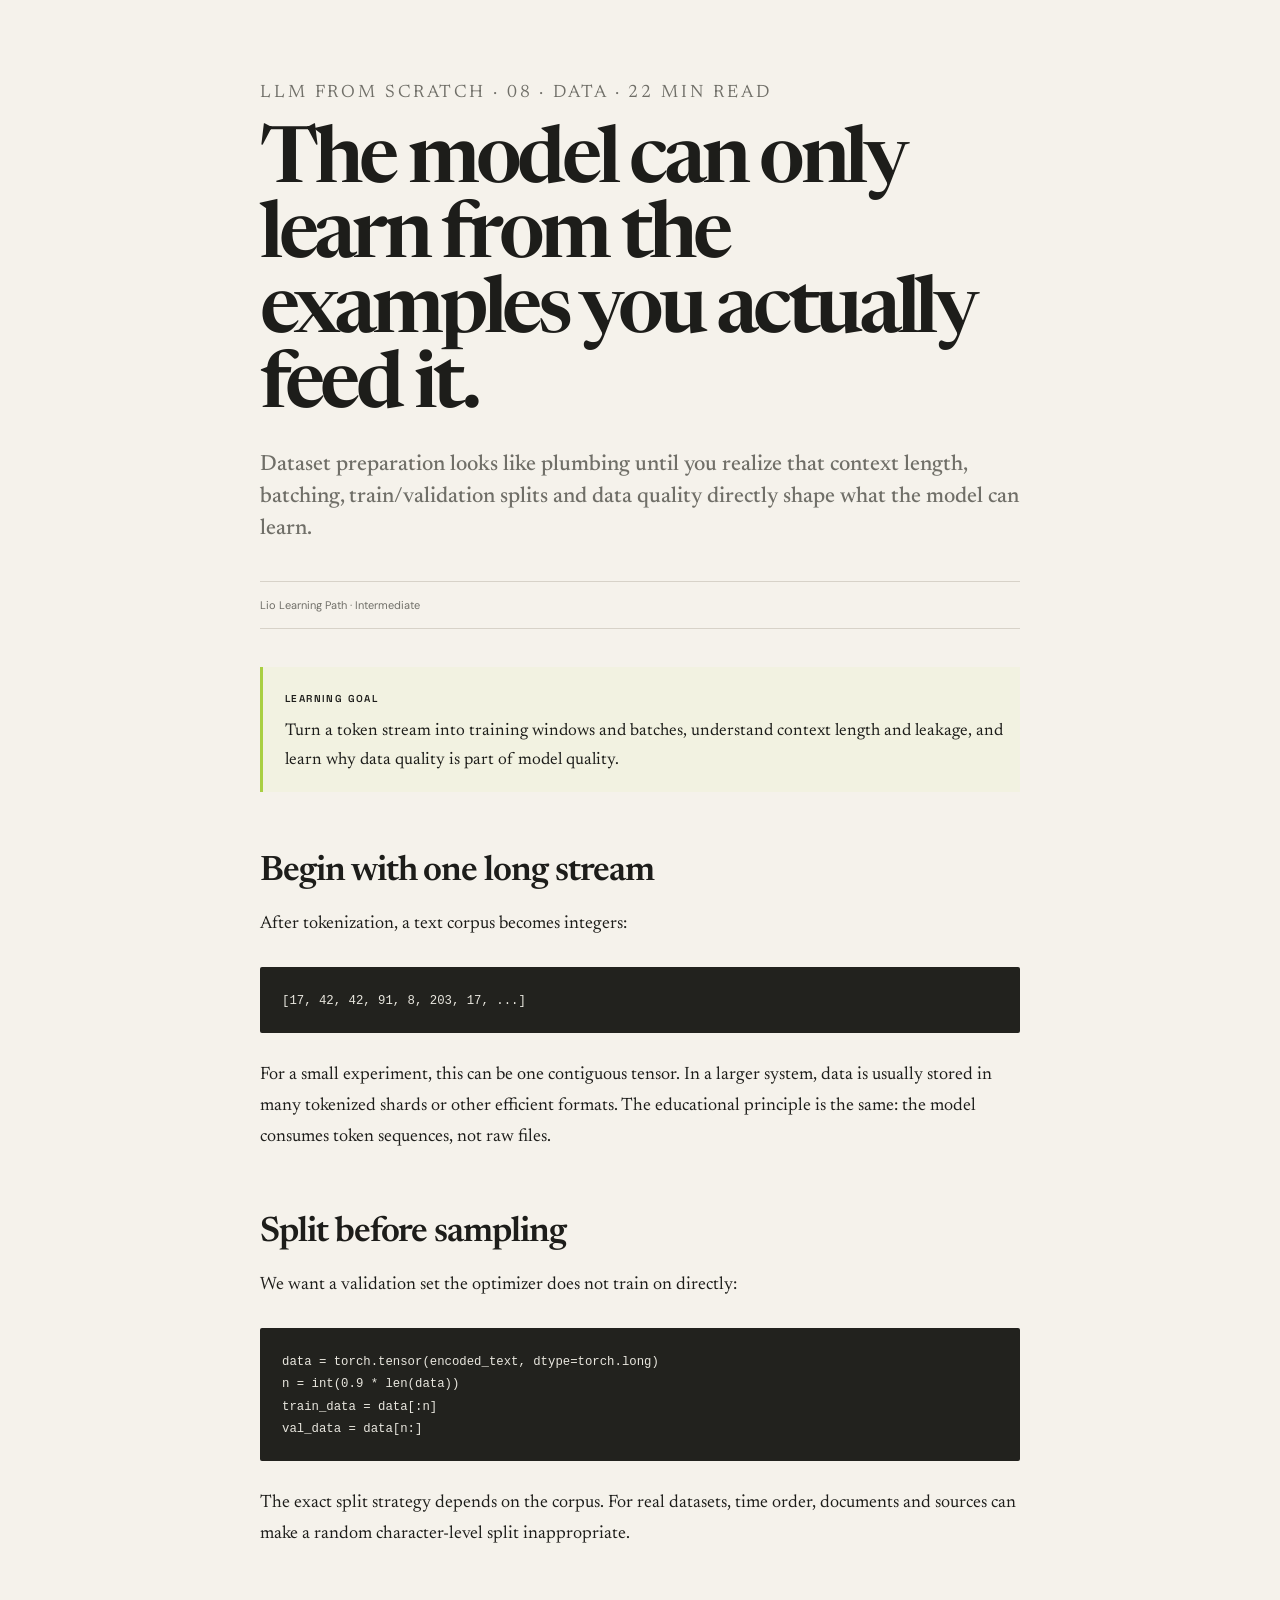
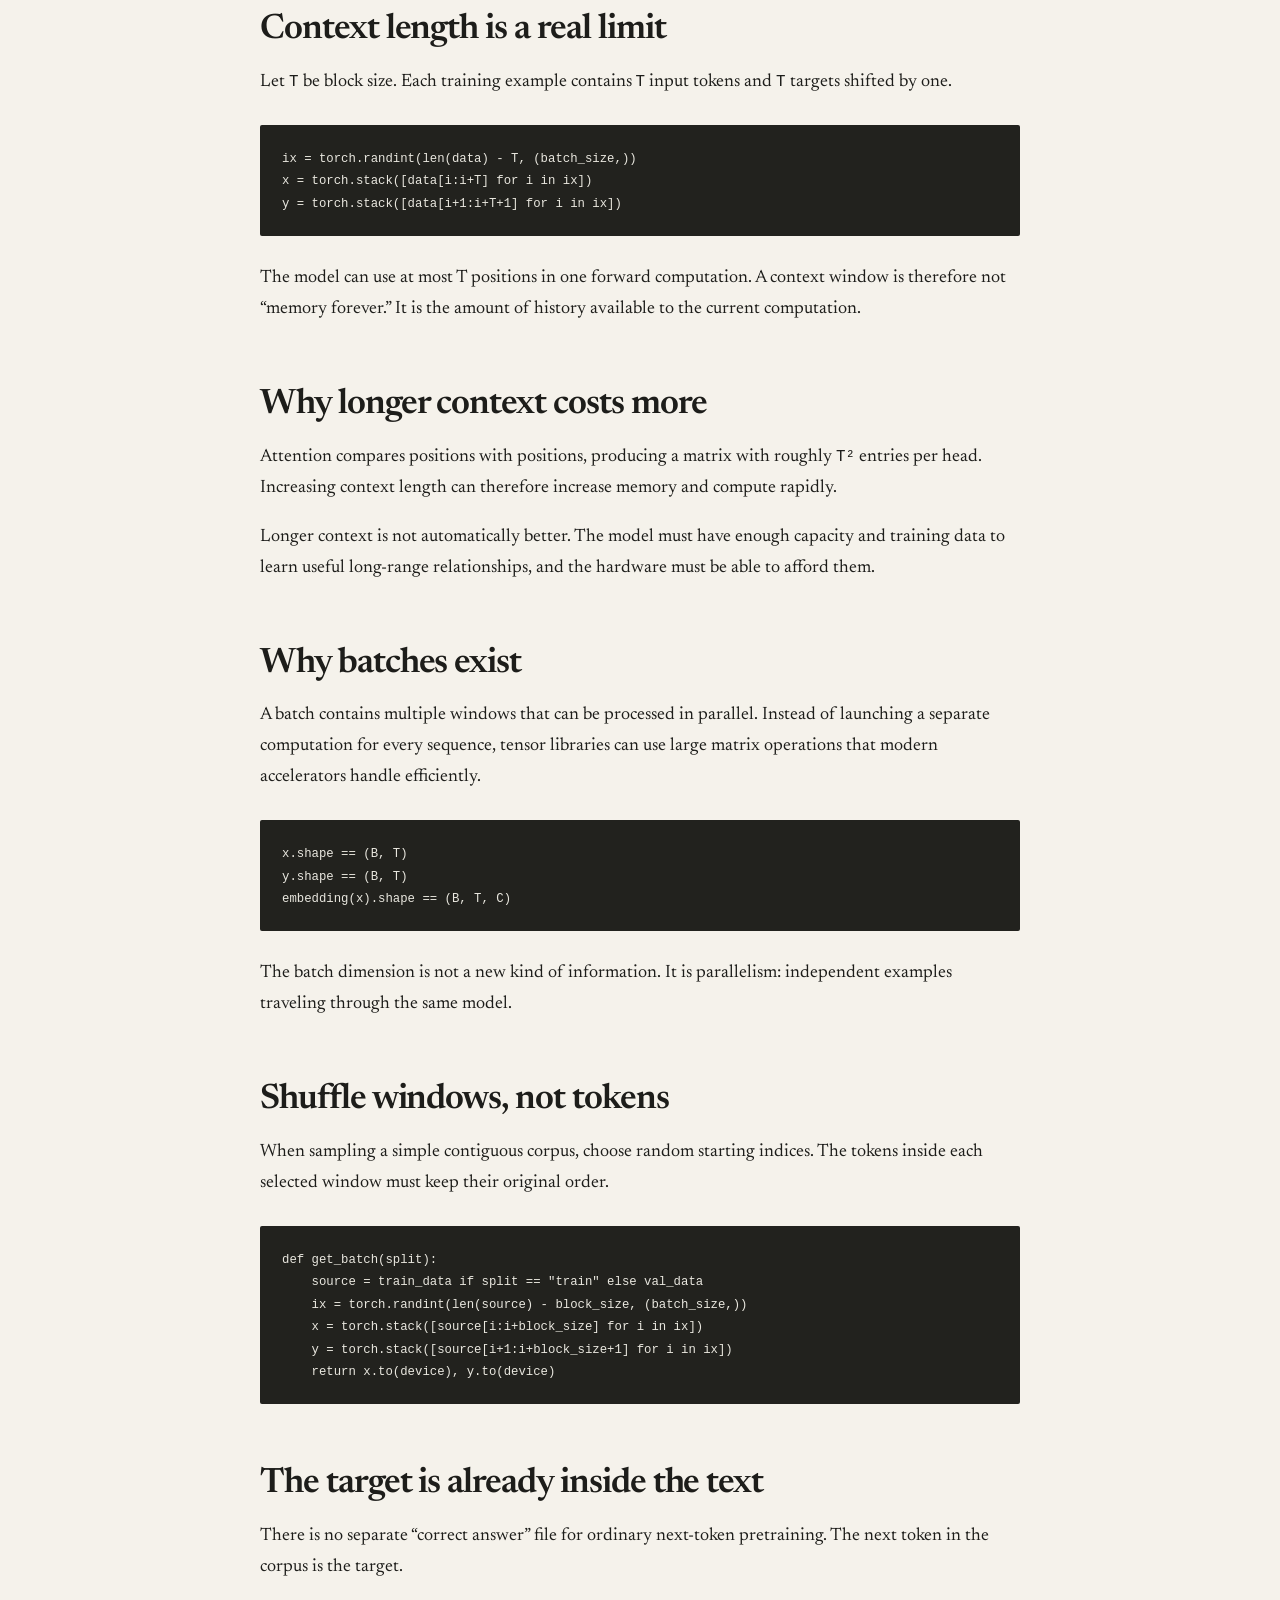
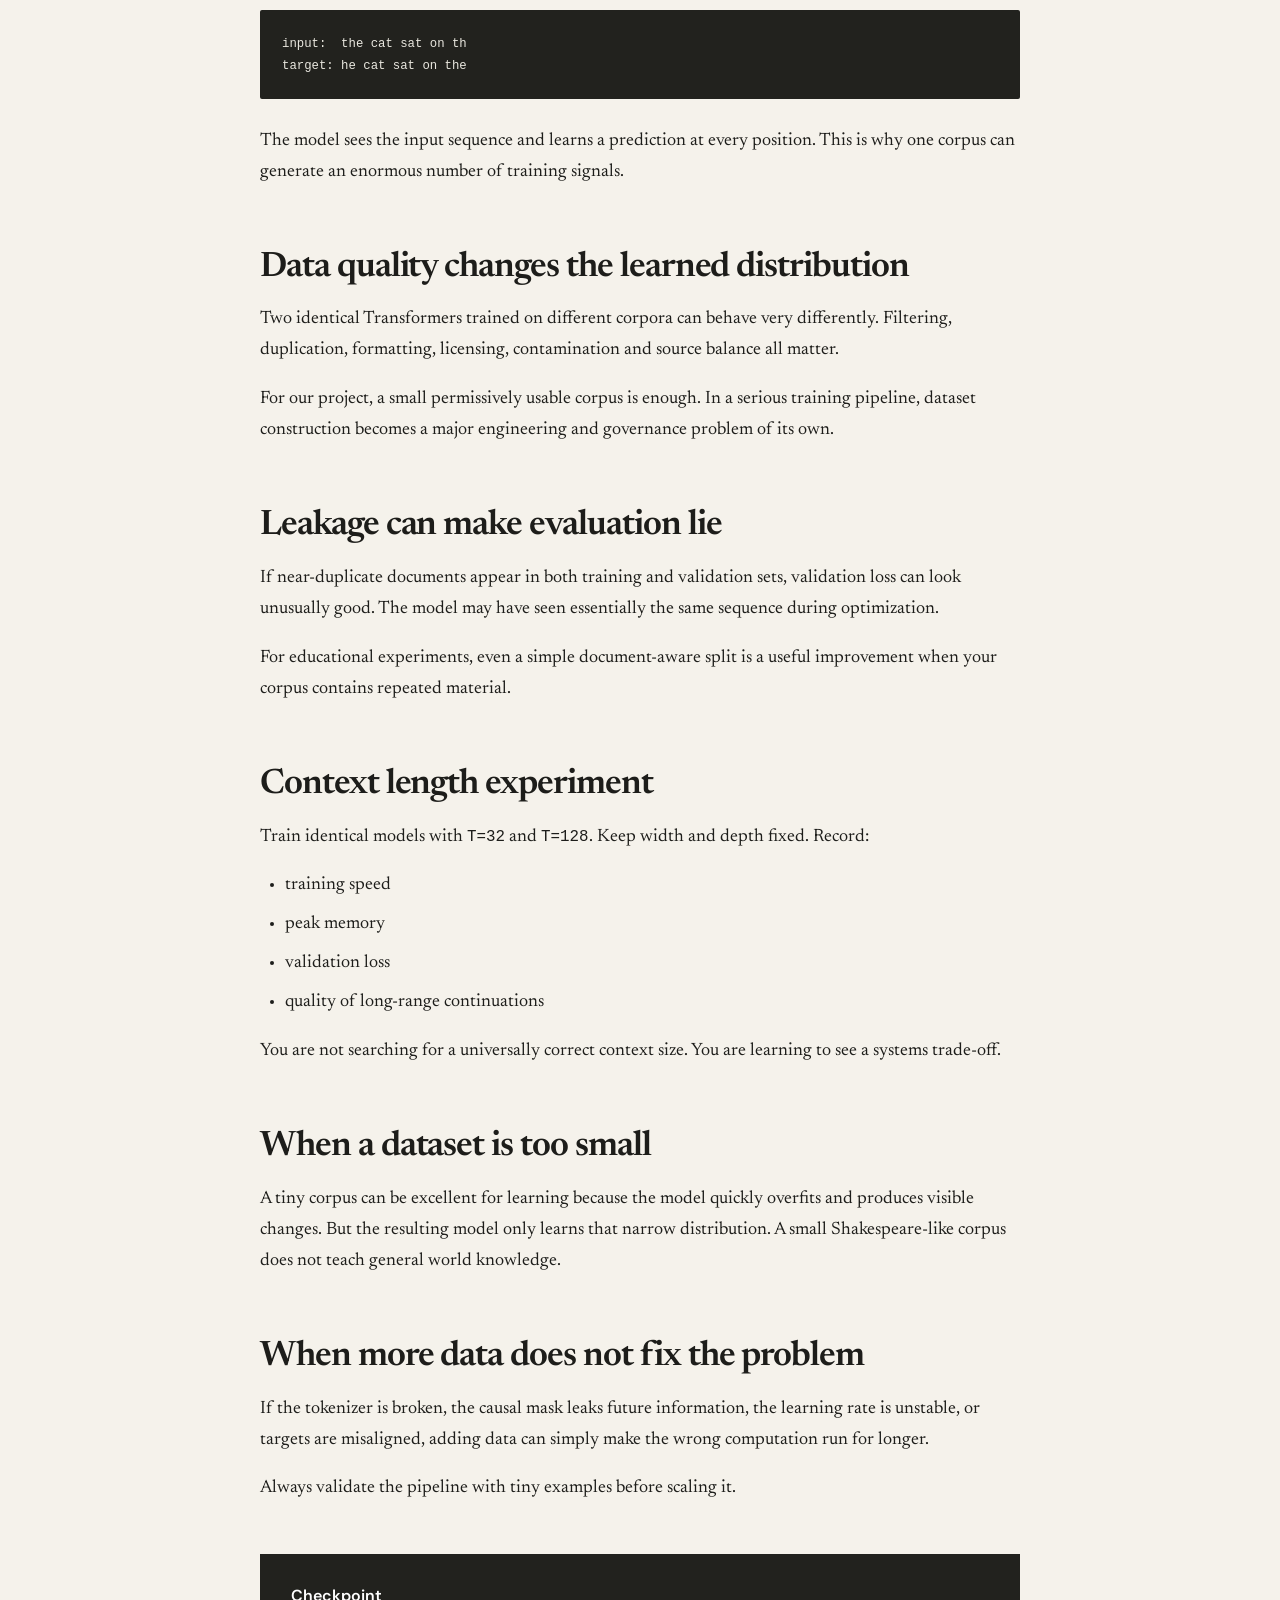
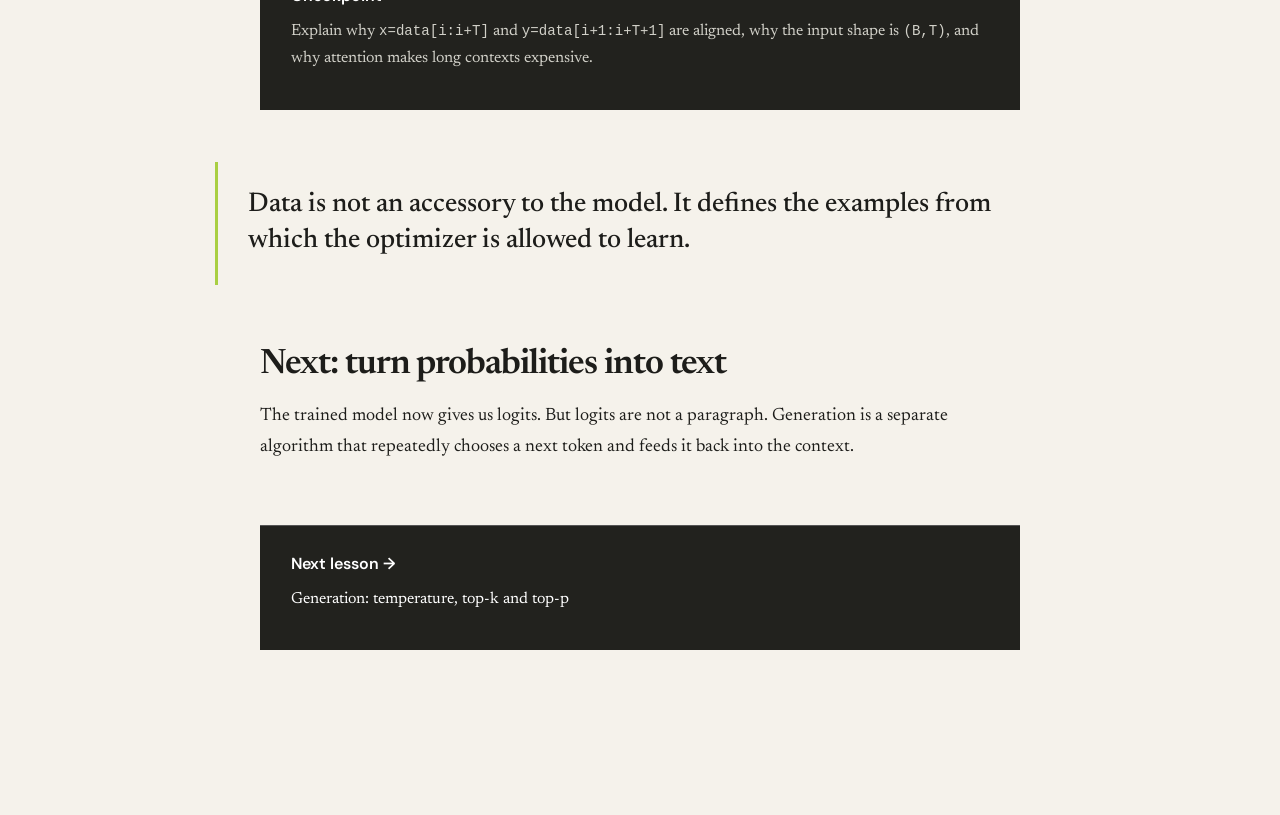
<file: articles/llm-data-batching.html>
<!doctype html><html lang="en"><head><meta charset="utf-8"><meta name="viewport" content="width=device-width,initial-scale=1"><title>LLM Data, Batching and Context Windows | Lio</title><link rel="stylesheet" href="../styles.css"></head><body><div class="reading-progress"><span></span></div><main class="article wrap"><p class="kicker">LLM FROM SCRATCH · 08 · DATA · 22 MIN READ</p><h1>The model can only learn from the examples you actually feed it.</h1><p class="dek">Dataset preparation looks like plumbing until you realize that context length, batching, train/validation splits and data quality directly shape what the model can learn.</p><div class="byline">Lio Learning Path · Intermediate</div><div class="article-intro"><strong>Learning goal</strong><p>Turn a token stream into training windows and batches, understand context length and leakage, and learn why data quality is part of model quality.</p></div><h2>Begin with one long stream</h2><p>After tokenization, a text corpus becomes integers:</p><pre><code>[17, 42, 42, 91, 8, 203, 17, ...]</code></pre><p>For a small experiment, this can be one contiguous tensor. In a larger system, data is usually stored in many tokenized shards or other efficient formats. The educational principle is the same: the model consumes token sequences, not raw files.</p><h2>Split before sampling</h2><p>We want a validation set the optimizer does not train on directly:</p><pre><code>data = torch.tensor(encoded_text, dtype=torch.long)
n = int(0.9 * len(data))
train_data = data[:n]
val_data = data[n:]</code></pre><p>The exact split strategy depends on the corpus. For real datasets, time order, documents and sources can make a random character-level split inappropriate.</p><h2>Context length is a real limit</h2><p>Let <code>T</code> be block size. Each training example contains <code>T</code> input tokens and <code>T</code> targets shifted by one.</p><pre><code>ix = torch.randint(len(data) - T, (batch_size,))
x = torch.stack([data[i:i+T] for i in ix])
y = torch.stack([data[i+1:i+T+1] for i in ix])</code></pre><p>The model can use at most T positions in one forward computation. A context window is therefore not “memory forever.” It is the amount of history available to the current computation.</p><h2>Why longer context costs more</h2><p>Attention compares positions with positions, producing a matrix with roughly <code>T²</code> entries per head. Increasing context length can therefore increase memory and compute rapidly.</p><p>Longer context is not automatically better. The model must have enough capacity and training data to learn useful long-range relationships, and the hardware must be able to afford them.</p><h2>Why batches exist</h2><p>A batch contains multiple windows that can be processed in parallel. Instead of launching a separate computation for every sequence, tensor libraries can use large matrix operations that modern accelerators handle efficiently.</p><pre><code>x.shape == (B, T)
y.shape == (B, T)
embedding(x).shape == (B, T, C)</code></pre><p>The batch dimension is not a new kind of information. It is parallelism: independent examples traveling through the same model.</p><h2>Shuffle windows, not tokens</h2><p>When sampling a simple contiguous corpus, choose random starting indices. The tokens inside each selected window must keep their original order.</p><pre><code>def get_batch(split):
    source = train_data if split == "train" else val_data
    ix = torch.randint(len(source) - block_size, (batch_size,))
    x = torch.stack([source[i:i+block_size] for i in ix])
    y = torch.stack([source[i+1:i+block_size+1] for i in ix])
    return x.to(device), y.to(device)</code></pre><h2>The target is already inside the text</h2><p>There is no separate “correct answer” file for ordinary next-token pretraining. The next token in the corpus is the target.</p><pre><code>input:  the cat sat on th
target: he cat sat on the</code></pre><p>The model sees the input sequence and learns a prediction at every position. This is why one corpus can generate an enormous number of training signals.</p><h2>Data quality changes the learned distribution</h2><p>Two identical Transformers trained on different corpora can behave very differently. Filtering, duplication, formatting, licensing, contamination and source balance all matter.</p><p>For our project, a small permissively usable corpus is enough. In a serious training pipeline, dataset construction becomes a major engineering and governance problem of its own.</p><h2>Leakage can make evaluation lie</h2><p>If near-duplicate documents appear in both training and validation sets, validation loss can look unusually good. The model may have seen essentially the same sequence during optimization.</p><p>For educational experiments, even a simple document-aware split is a useful improvement when your corpus contains repeated material.</p><h2>Context length experiment</h2><p>Train identical models with <code>T=32</code> and <code>T=128</code>. Keep width and depth fixed. Record:</p><ul><li>training speed</li><li>peak memory</li><li>validation loss</li><li>quality of long-range continuations</li></ul><p>You are not searching for a universally correct context size. You are learning to see a systems trade-off.</p><h2>When a dataset is too small</h2><p>A tiny corpus can be excellent for learning because the model quickly overfits and produces visible changes. But the resulting model only learns that narrow distribution. A small Shakespeare-like corpus does not teach general world knowledge.</p><h2>When more data does not fix the problem</h2><p>If the tokenizer is broken, the causal mask leaks future information, the learning rate is unstable, or targets are misaligned, adding data can simply make the wrong computation run for longer.</p><p>Always validate the pipeline with tiny examples before scaling it.</p><div class="lesson"><strong>Checkpoint</strong><p>Explain why <code>x=data[i:i+T]</code> and <code>y=data[i+1:i+T+1]</code> are aligned, why the input shape is <code>(B,T)</code>, and why attention makes long contexts expensive.</p></div><div class="pullquote">Data is not an accessory to the model. It defines the examples from which the optimizer is allowed to learn.</div><h2>Next: turn probabilities into text</h2><p>The trained model now gives us logits. But logits are not a paragraph. Generation is a separate algorithm that repeatedly chooses a next token and feeds it back into the context.</p><div class="lesson next"><strong>Next lesson →</strong><p><a href="llm-generation.html">Generation: temperature, top-k and top-p</a></p></div></main><script>const bar=document.querySelector('.reading-progress span');addEventListener('scroll',()=>{const h=document.documentElement;bar.style.width=(scrollY/(h.scrollHeight-innerHeight)*100)+'%'});</script></body></html>
</file>
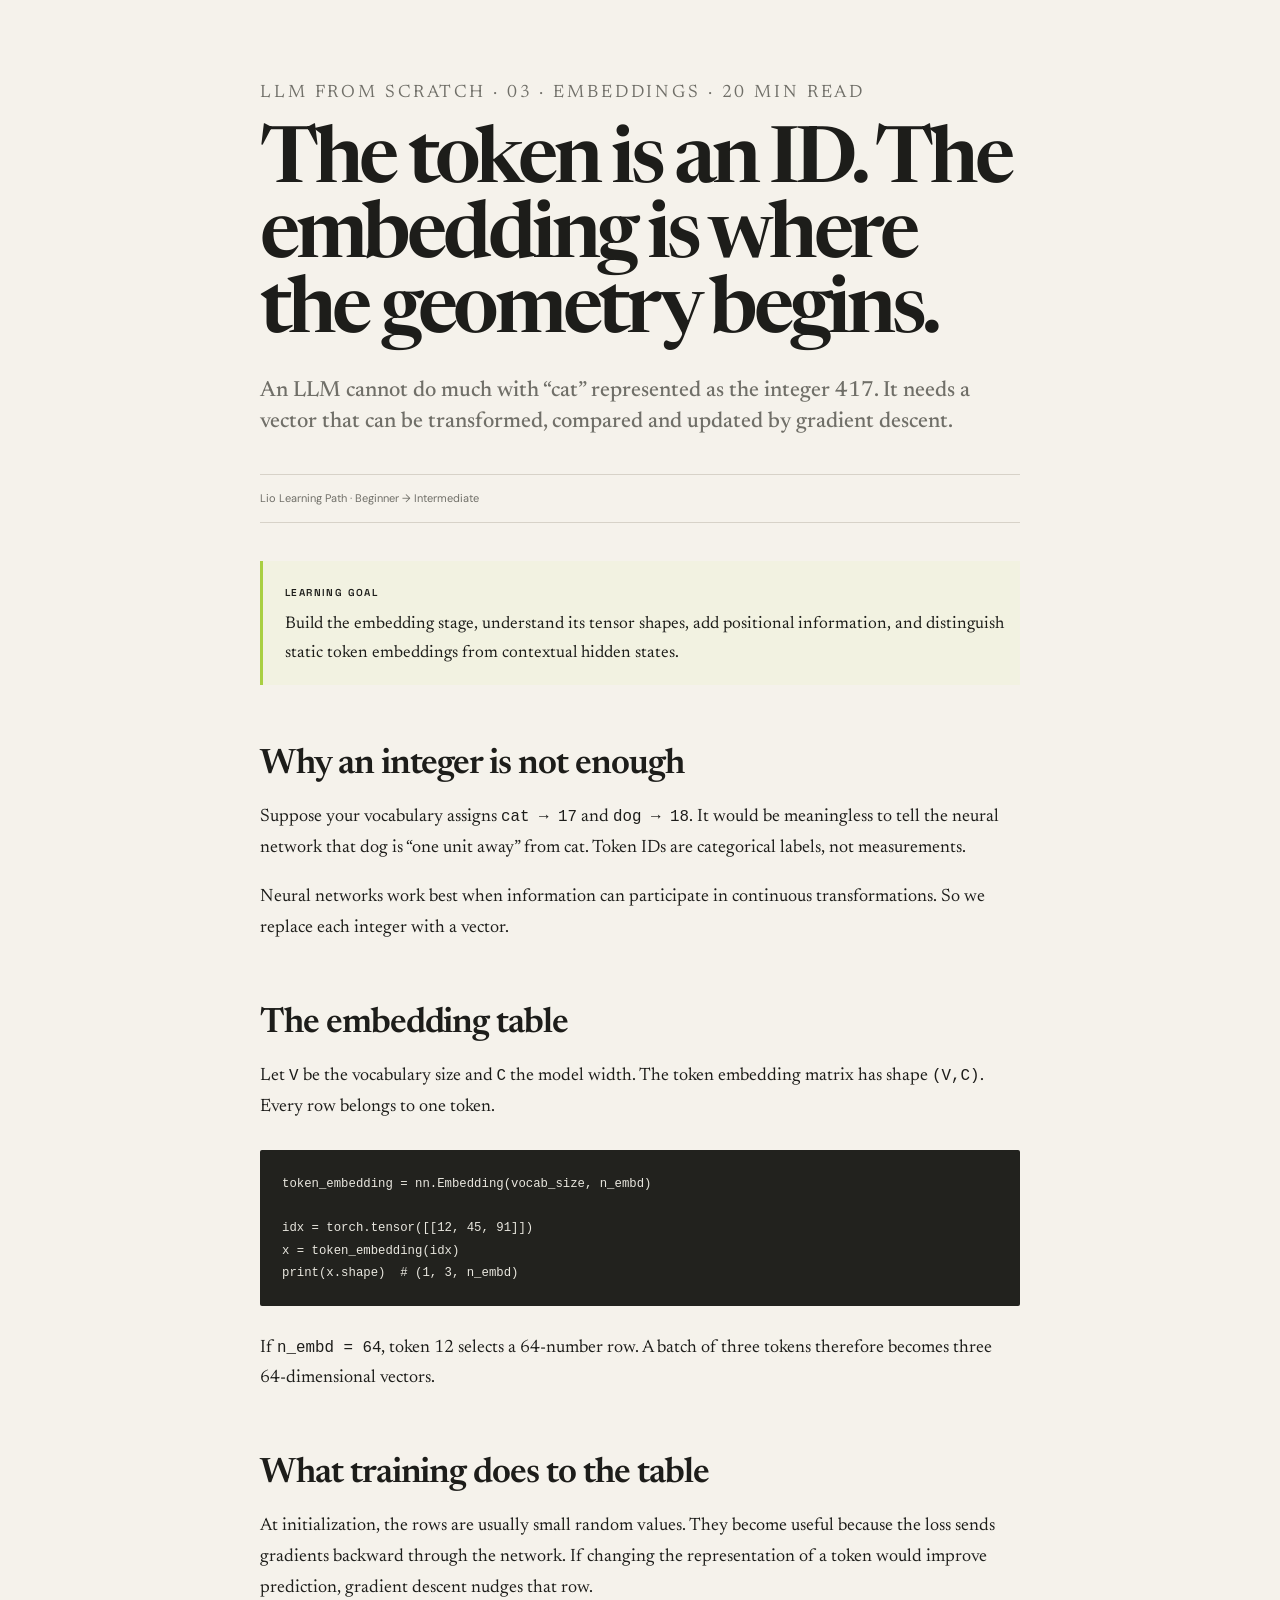
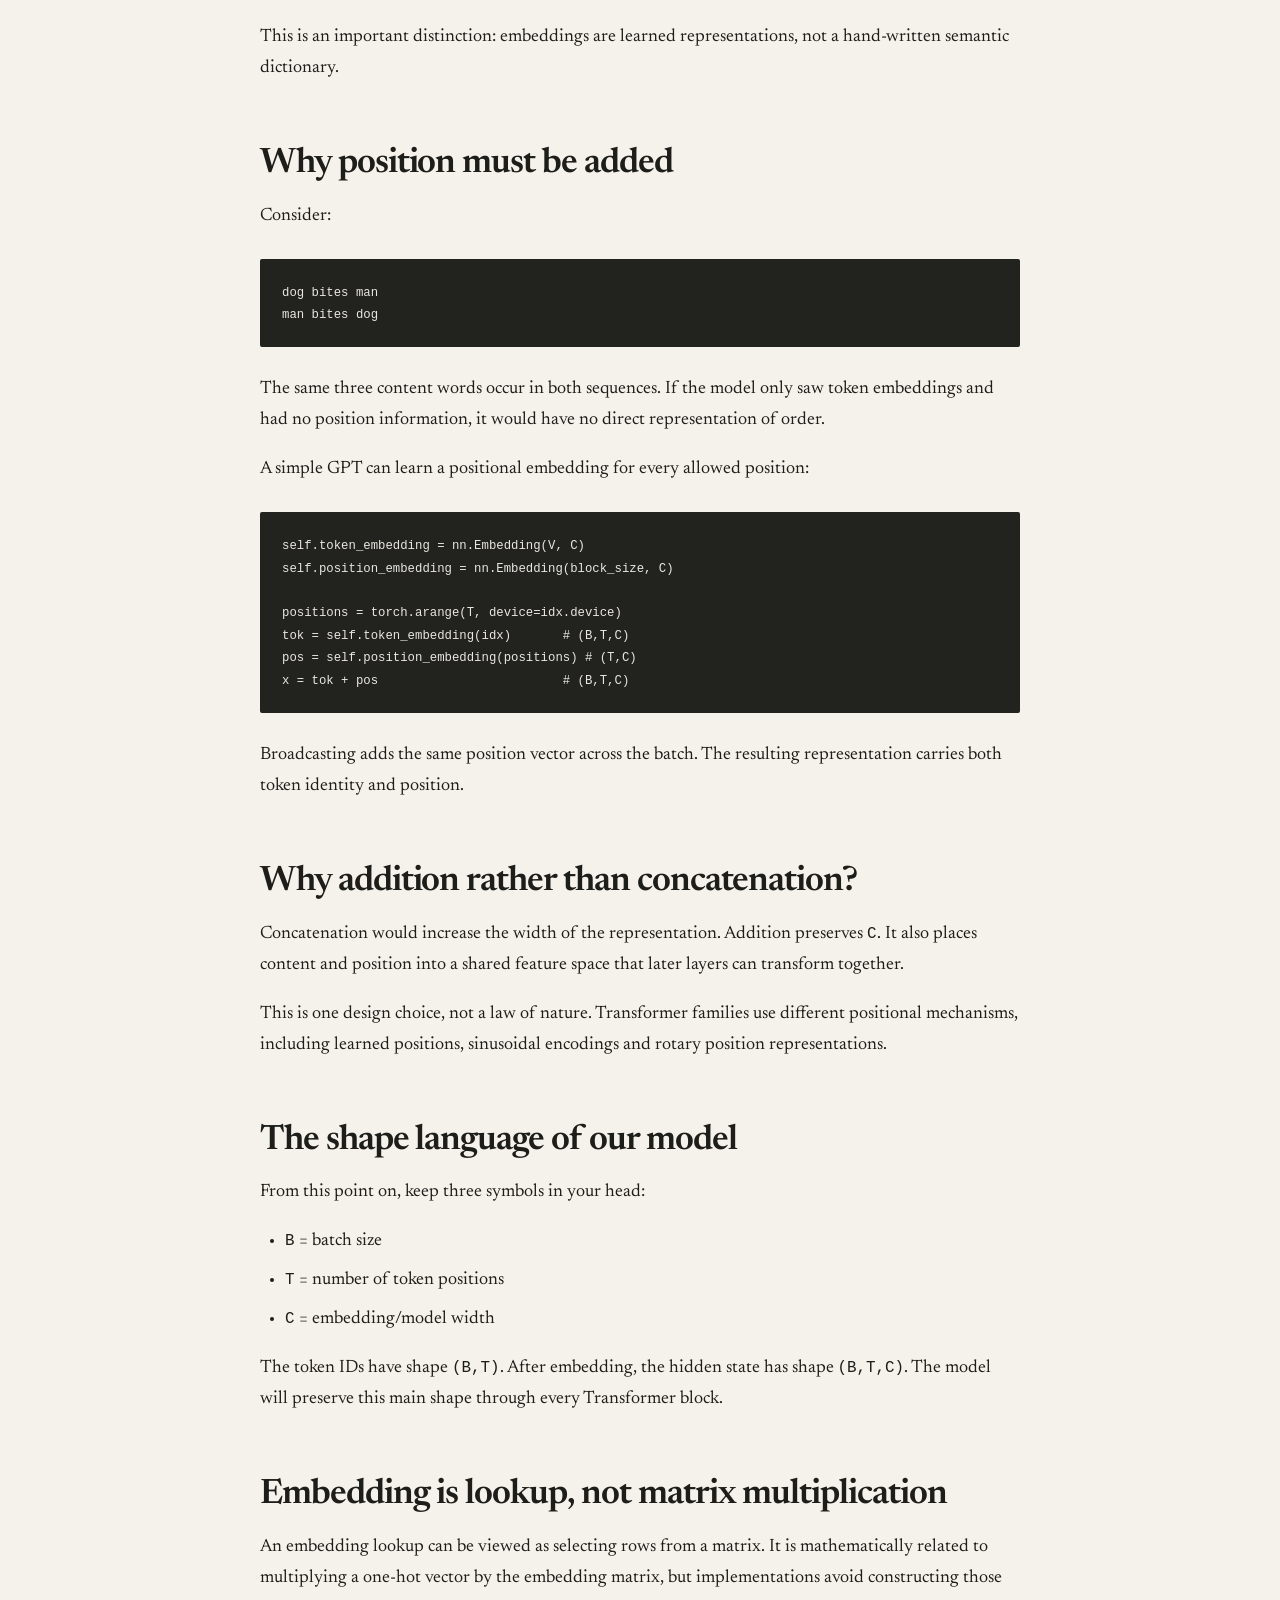
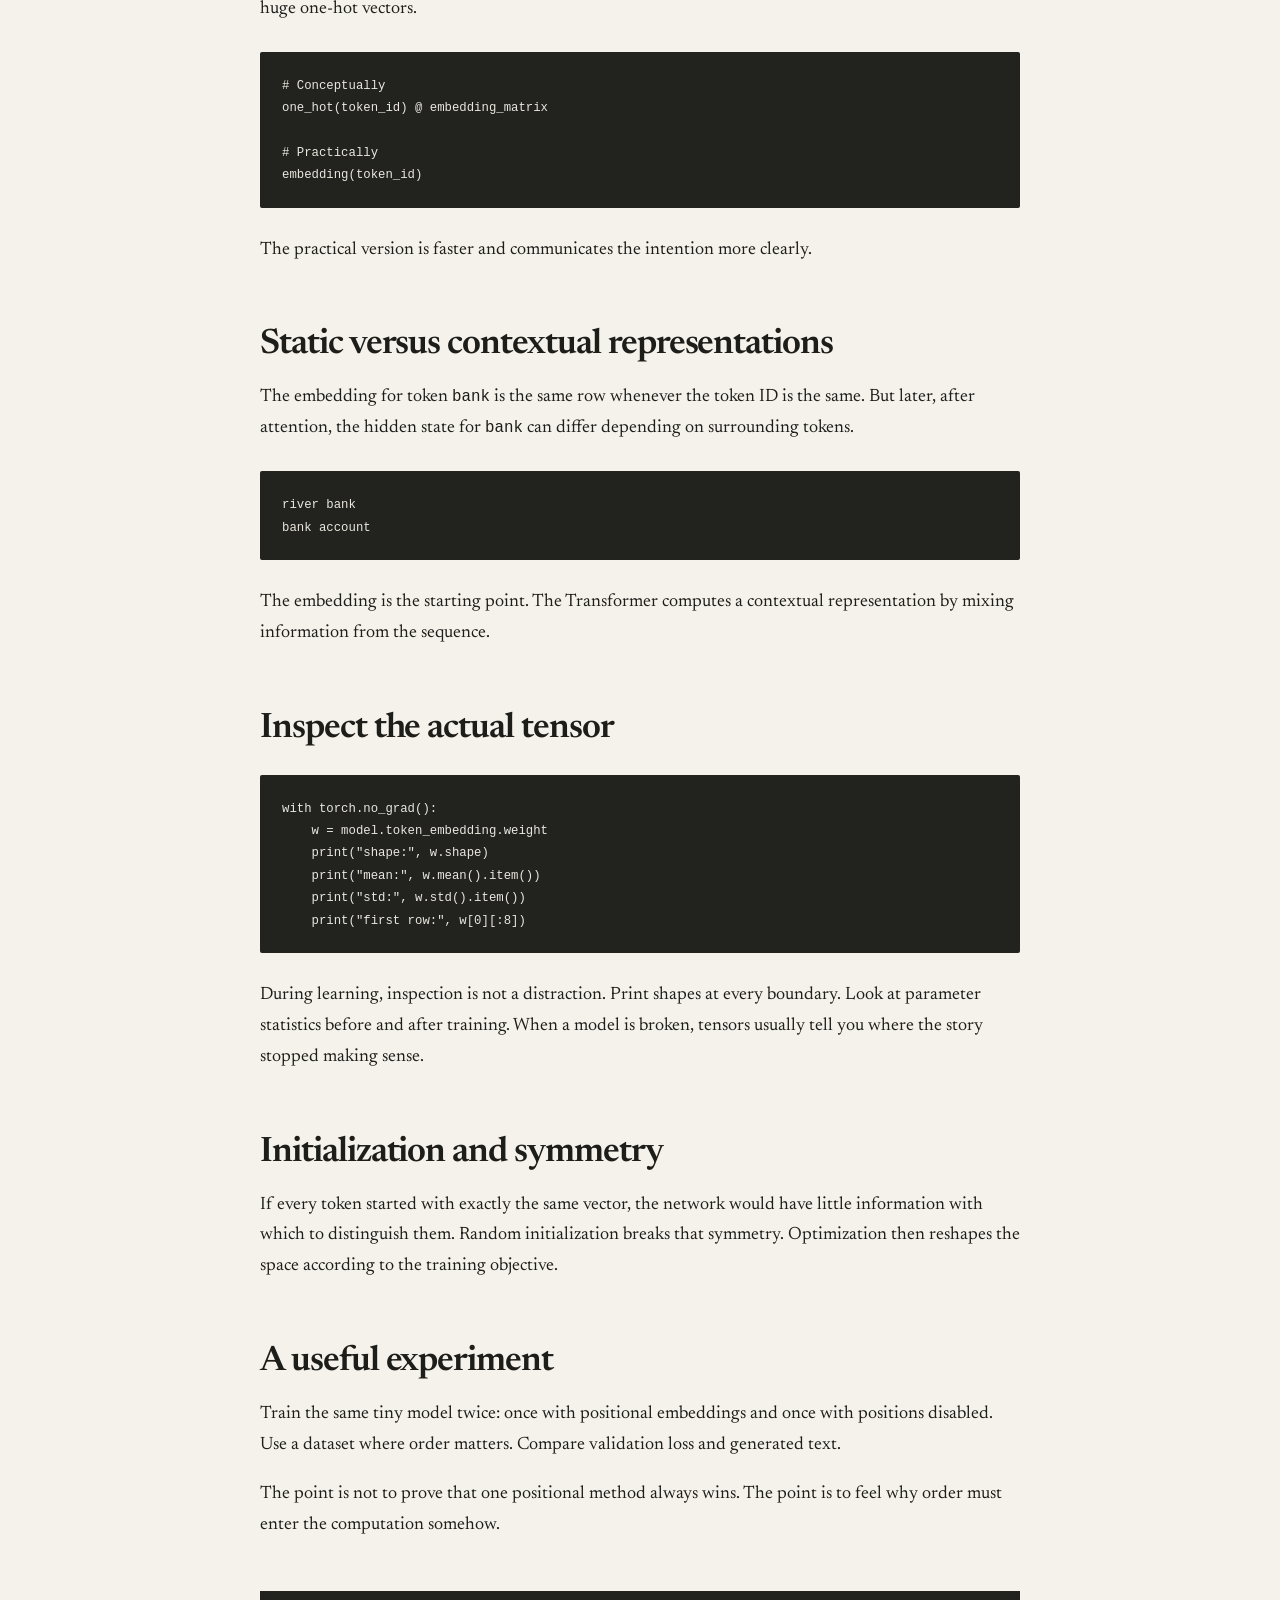
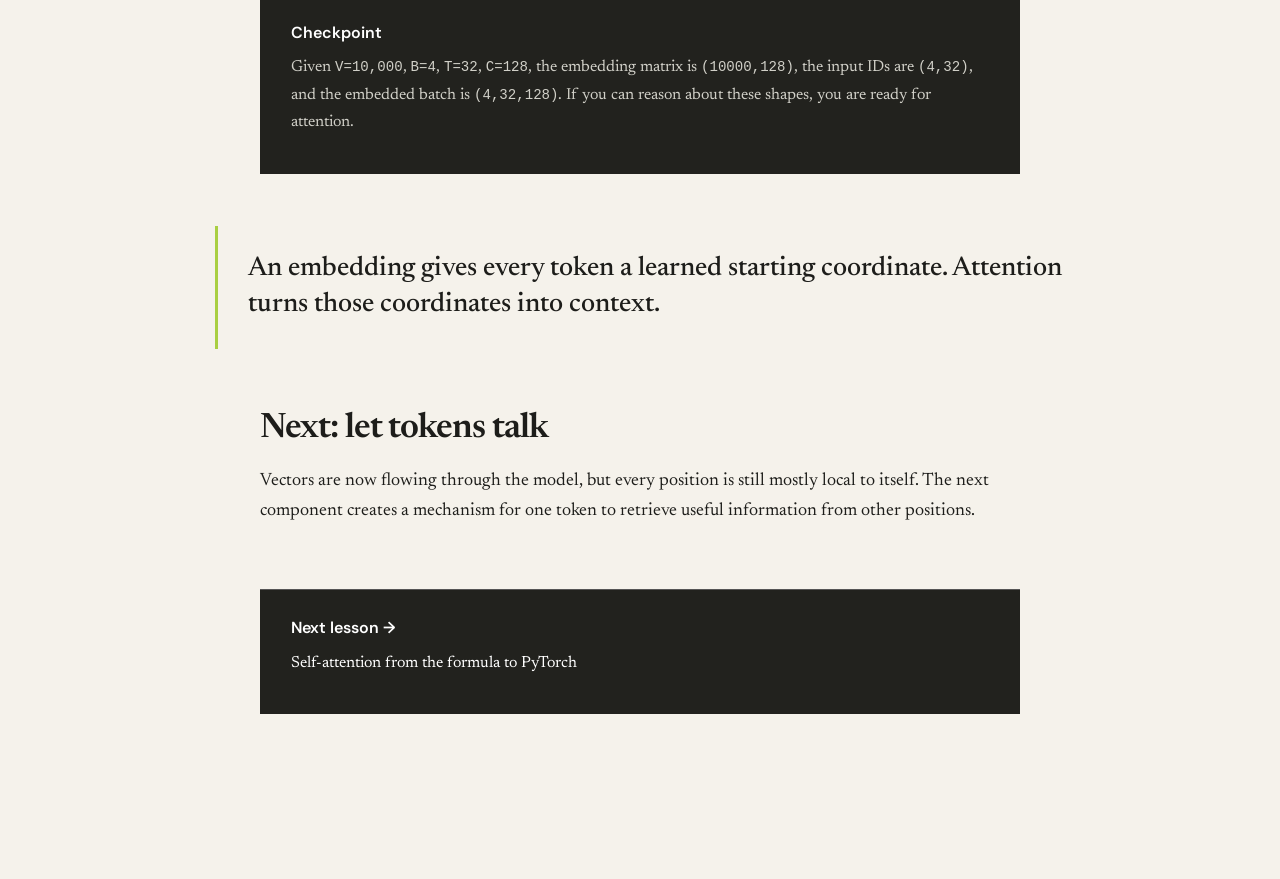
<file: articles/llm-embeddings.html>
<!doctype html><html lang="en"><head><meta charset="utf-8"><meta name="viewport" content="width=device-width,initial-scale=1"><title>Embeddings: The Vector Space Inside an LLM | Lio</title><link rel="stylesheet" href="../styles.css"></head><body><div class="reading-progress"><span></span></div><main class="article wrap"><p class="kicker">LLM FROM SCRATCH · 03 · EMBEDDINGS · 20 MIN READ</p><h1>The token is an ID. The embedding is where the geometry begins.</h1><p class="dek">An LLM cannot do much with “cat” represented as the integer 417. It needs a vector that can be transformed, compared and updated by gradient descent.</p><div class="byline">Lio Learning Path · Beginner → Intermediate</div><div class="article-intro"><strong>Learning goal</strong><p>Build the embedding stage, understand its tensor shapes, add positional information, and distinguish static token embeddings from contextual hidden states.</p></div><h2>Why an integer is not enough</h2><p>Suppose your vocabulary assigns <code>cat → 17</code> and <code>dog → 18</code>. It would be meaningless to tell the neural network that dog is “one unit away” from cat. Token IDs are categorical labels, not measurements.</p><p>Neural networks work best when information can participate in continuous transformations. So we replace each integer with a vector.</p><h2>The embedding table</h2><p>Let <code>V</code> be the vocabulary size and <code>C</code> the model width. The token embedding matrix has shape <code>(V,C)</code>. Every row belongs to one token.</p><pre><code>token_embedding = nn.Embedding(vocab_size, n_embd)

idx = torch.tensor([[12, 45, 91]])
x = token_embedding(idx)
print(x.shape)  # (1, 3, n_embd)</code></pre><p>If <code>n_embd = 64</code>, token 12 selects a 64-number row. A batch of three tokens therefore becomes three 64-dimensional vectors.</p><h2>What training does to the table</h2><p>At initialization, the rows are usually small random values. They become useful because the loss sends gradients backward through the network. If changing the representation of a token would improve prediction, gradient descent nudges that row.</p><p>This is an important distinction: embeddings are learned representations, not a hand-written semantic dictionary.</p><h2>Why position must be added</h2><p>Consider:</p><pre><code>dog bites man
man bites dog</code></pre><p>The same three content words occur in both sequences. If the model only saw token embeddings and had no position information, it would have no direct representation of order.</p><p>A simple GPT can learn a positional embedding for every allowed position:</p><pre><code>self.token_embedding = nn.Embedding(V, C)
self.position_embedding = nn.Embedding(block_size, C)

positions = torch.arange(T, device=idx.device)
tok = self.token_embedding(idx)       # (B,T,C)
pos = self.position_embedding(positions) # (T,C)
x = tok + pos                         # (B,T,C)</code></pre><p>Broadcasting adds the same position vector across the batch. The resulting representation carries both token identity and position.</p><h2>Why addition rather than concatenation?</h2><p>Concatenation would increase the width of the representation. Addition preserves <code>C</code>. It also places content and position into a shared feature space that later layers can transform together.</p><p>This is one design choice, not a law of nature. Transformer families use different positional mechanisms, including learned positions, sinusoidal encodings and rotary position representations.</p><h2>The shape language of our model</h2><p>From this point on, keep three symbols in your head:</p><ul><li><code>B</code> = batch size</li><li><code>T</code> = number of token positions</li><li><code>C</code> = embedding/model width</li></ul><p>The token IDs have shape <code>(B,T)</code>. After embedding, the hidden state has shape <code>(B,T,C)</code>. The model will preserve this main shape through every Transformer block.</p><h2>Embedding is lookup, not matrix multiplication</h2><p>An embedding lookup can be viewed as selecting rows from a matrix. It is mathematically related to multiplying a one-hot vector by the embedding matrix, but implementations avoid constructing those huge one-hot vectors.</p><pre><code># Conceptually
one_hot(token_id) @ embedding_matrix

# Practically
embedding(token_id)</code></pre><p>The practical version is faster and communicates the intention more clearly.</p><h2>Static versus contextual representations</h2><p>The embedding for token <code>bank</code> is the same row whenever the token ID is the same. But later, after attention, the hidden state for <code>bank</code> can differ depending on surrounding tokens.</p><pre><code>river bank
bank account</code></pre><p>The embedding is the starting point. The Transformer computes a contextual representation by mixing information from the sequence.</p><h2>Inspect the actual tensor</h2><pre><code>with torch.no_grad():
    w = model.token_embedding.weight
    print("shape:", w.shape)
    print("mean:", w.mean().item())
    print("std:", w.std().item())
    print("first row:", w[0][:8])</code></pre><p>During learning, inspection is not a distraction. Print shapes at every boundary. Look at parameter statistics before and after training. When a model is broken, tensors usually tell you where the story stopped making sense.</p><h2>Initialization and symmetry</h2><p>If every token started with exactly the same vector, the network would have little information with which to distinguish them. Random initialization breaks that symmetry. Optimization then reshapes the space according to the training objective.</p><h2>A useful experiment</h2><p>Train the same tiny model twice: once with positional embeddings and once with positions disabled. Use a dataset where order matters. Compare validation loss and generated text.</p><p>The point is not to prove that one positional method always wins. The point is to feel why order must enter the computation somehow.</p><div class="lesson"><strong>Checkpoint</strong><p>Given <code>V=10,000</code>, <code>B=4</code>, <code>T=32</code>, <code>C=128</code>, the embedding matrix is <code>(10000,128)</code>, the input IDs are <code>(4,32)</code>, and the embedded batch is <code>(4,32,128)</code>. If you can reason about these shapes, you are ready for attention.</p></div><div class="pullquote">An embedding gives every token a learned starting coordinate. Attention turns those coordinates into context.</div><h2>Next: let tokens talk</h2><p>Vectors are now flowing through the model, but every position is still mostly local to itself. The next component creates a mechanism for one token to retrieve useful information from other positions.</p><div class="lesson next"><strong>Next lesson →</strong><p><a href="llm-self-attention.html">Self-attention from the formula to PyTorch</a></p></div></main><script>const bar=document.querySelector('.reading-progress span');addEventListener('scroll',()=>{const h=document.documentElement;bar.style.width=(scrollY/(h.scrollHeight-innerHeight)*100)+'%'});</script></body></html>
</file>
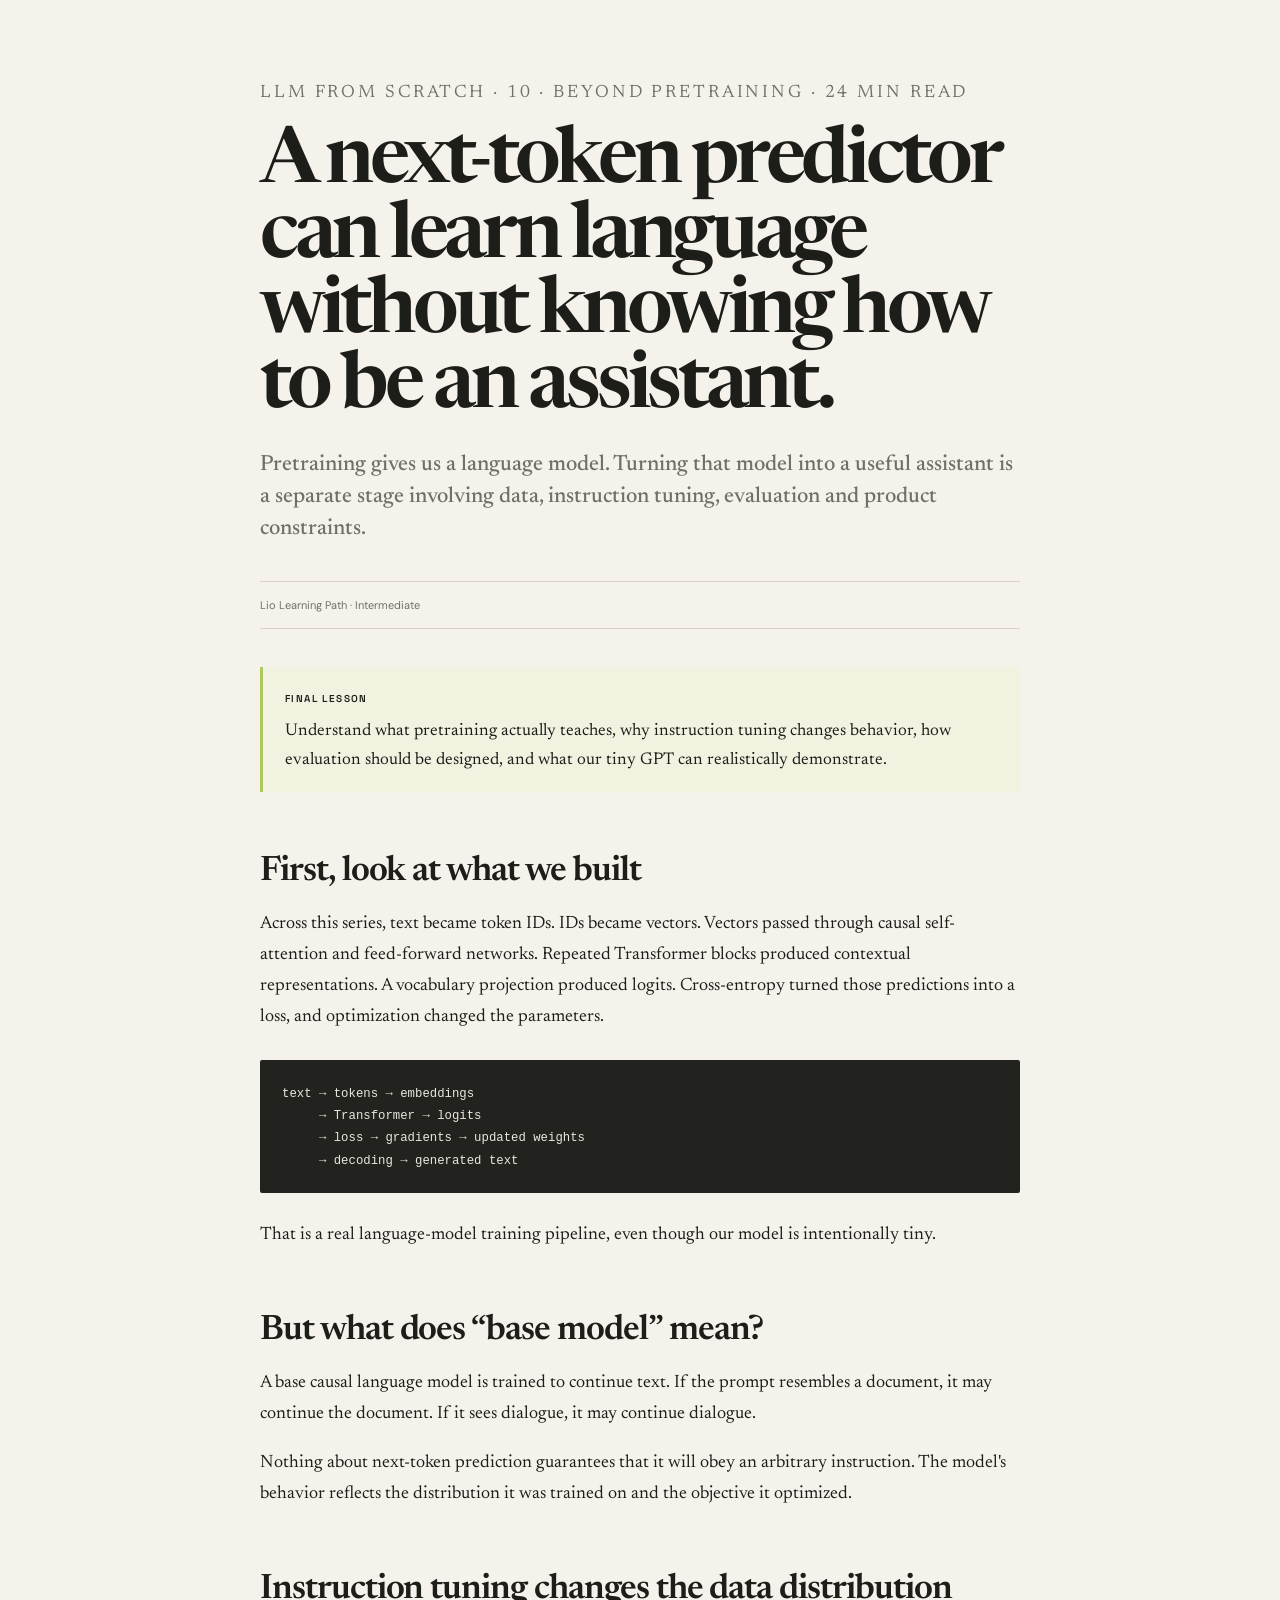
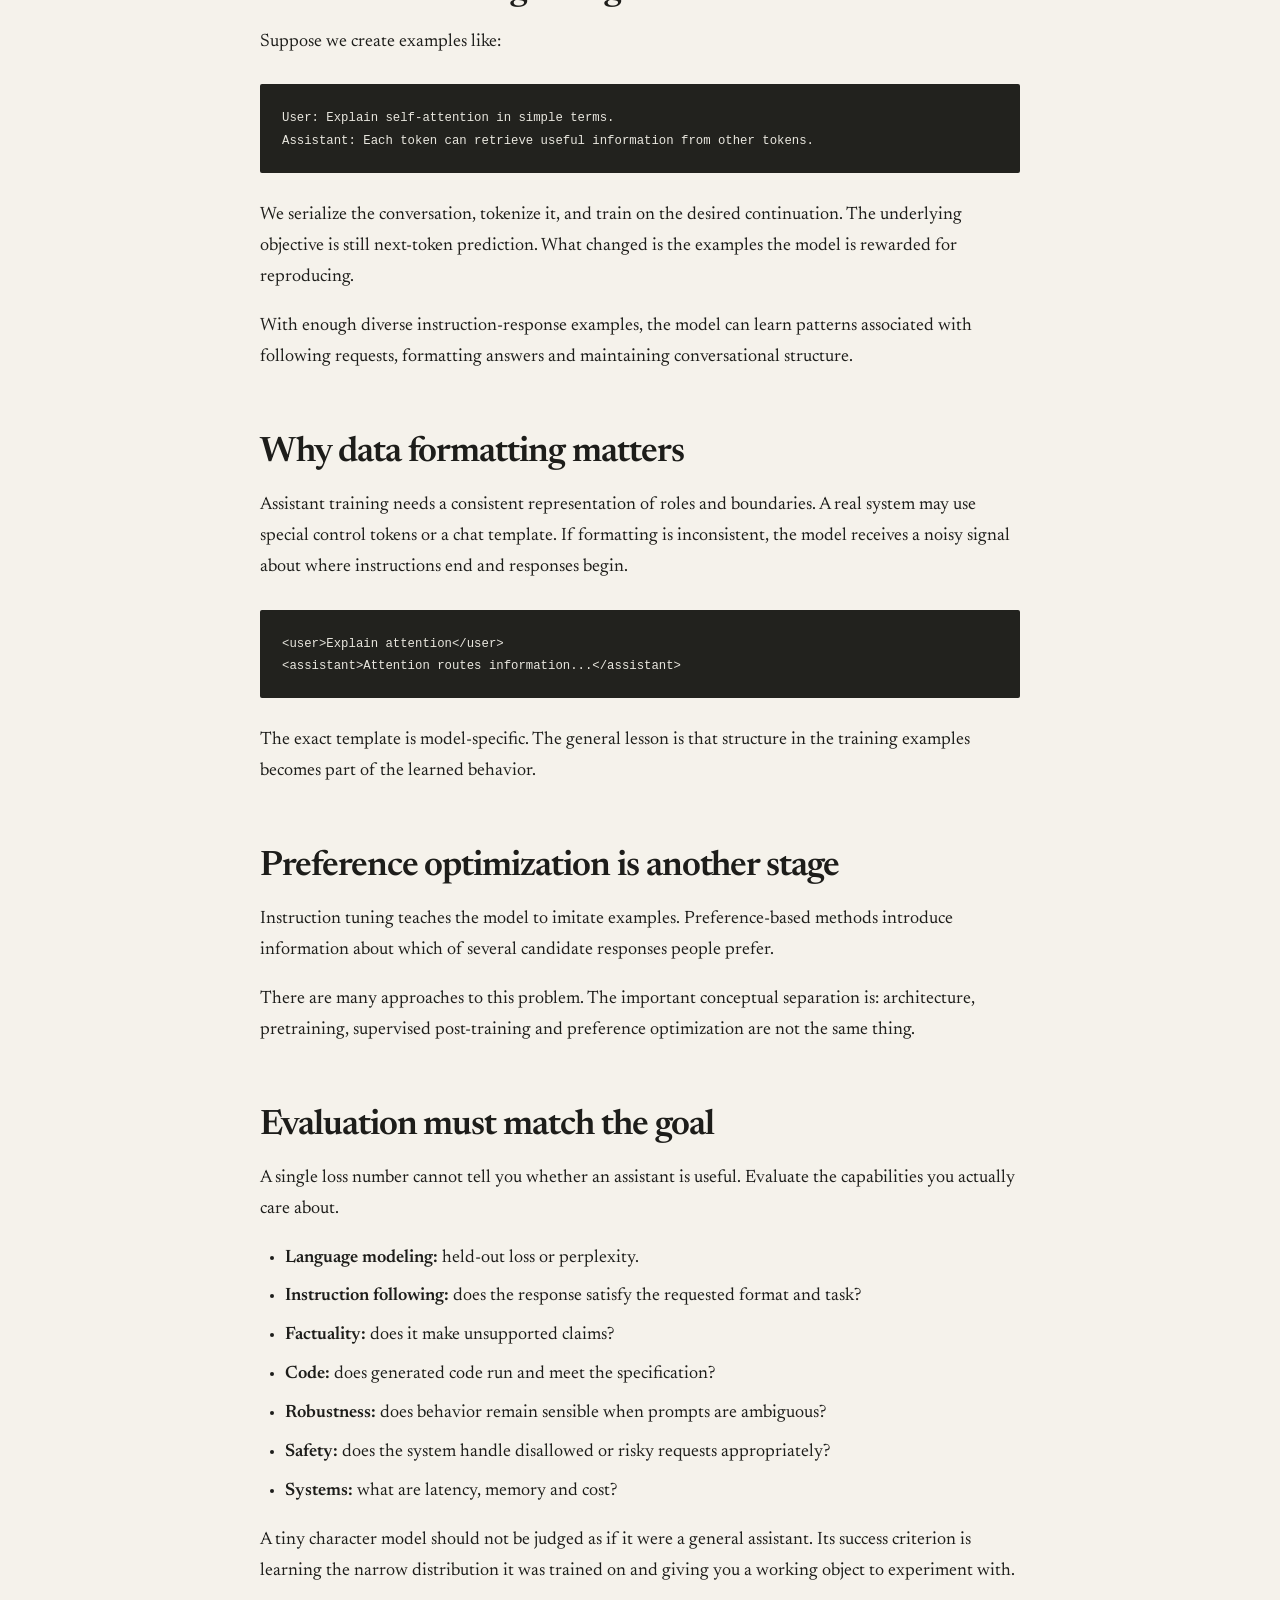
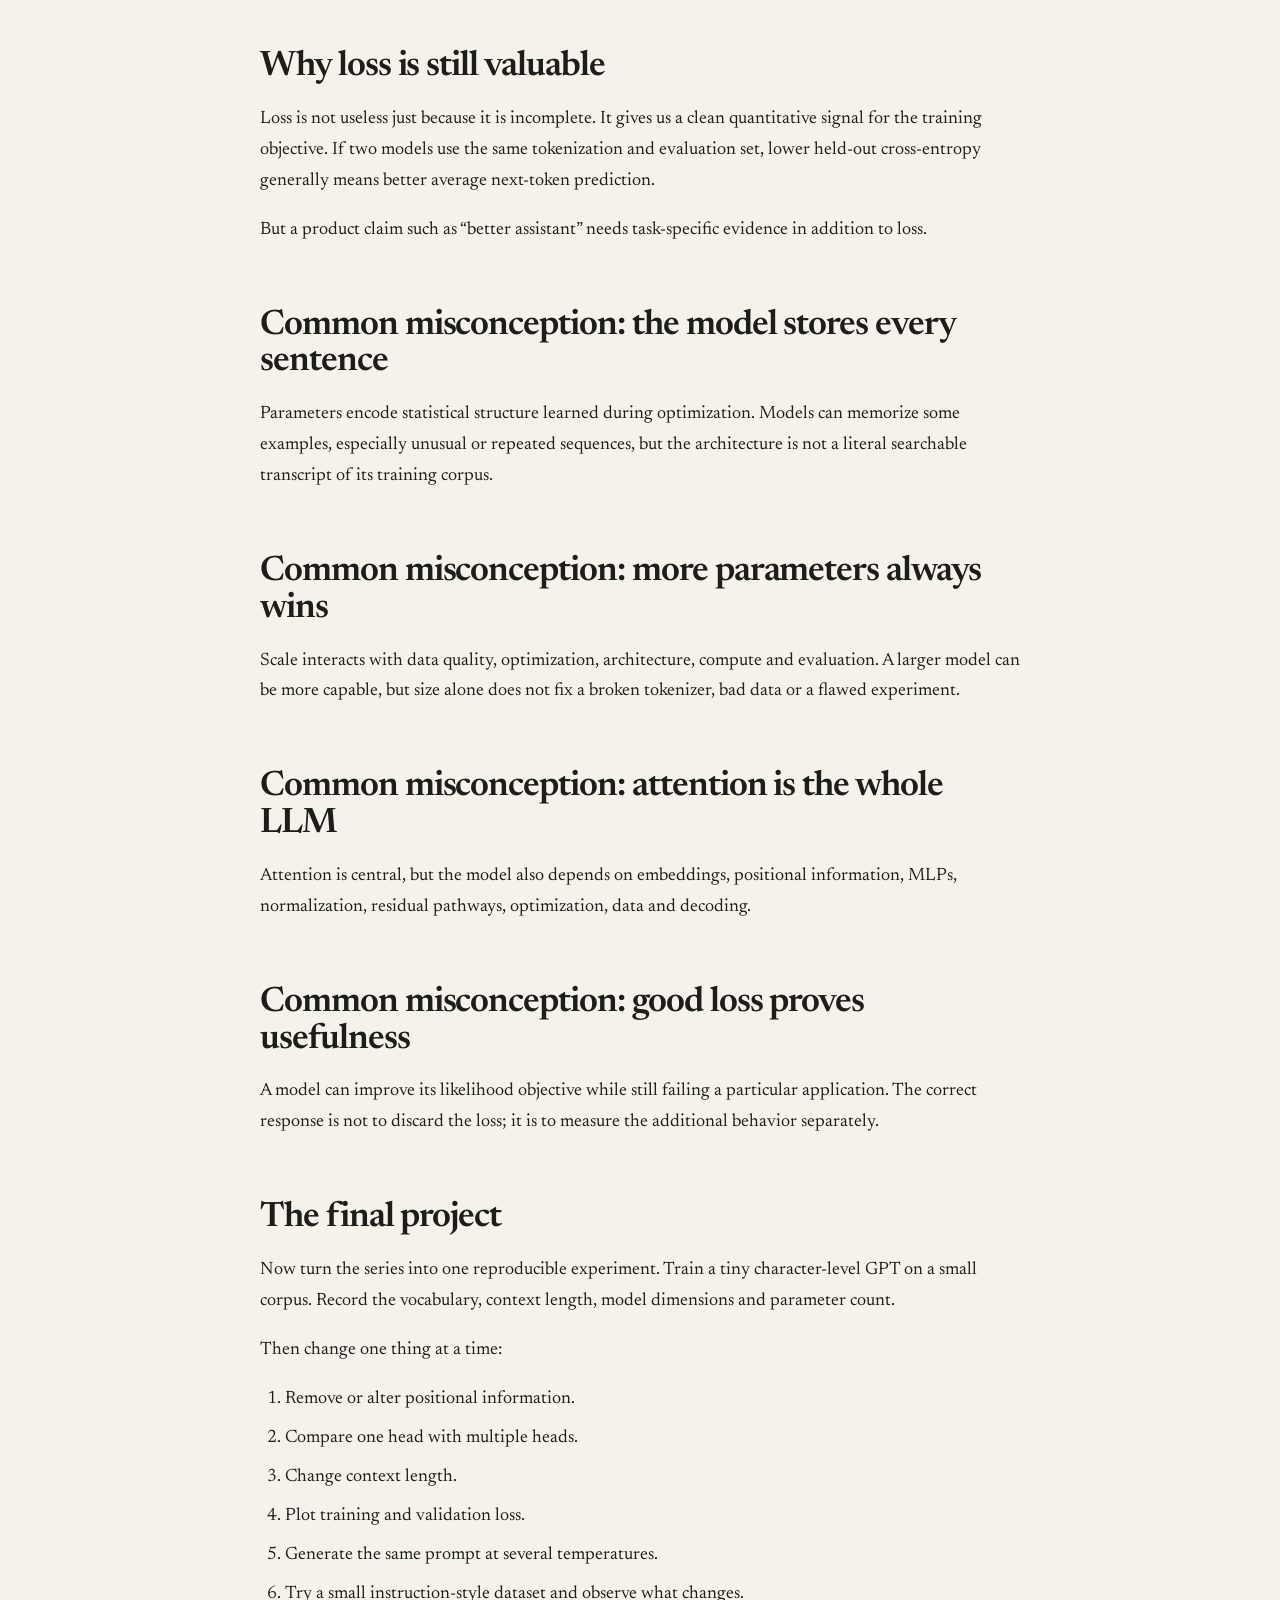
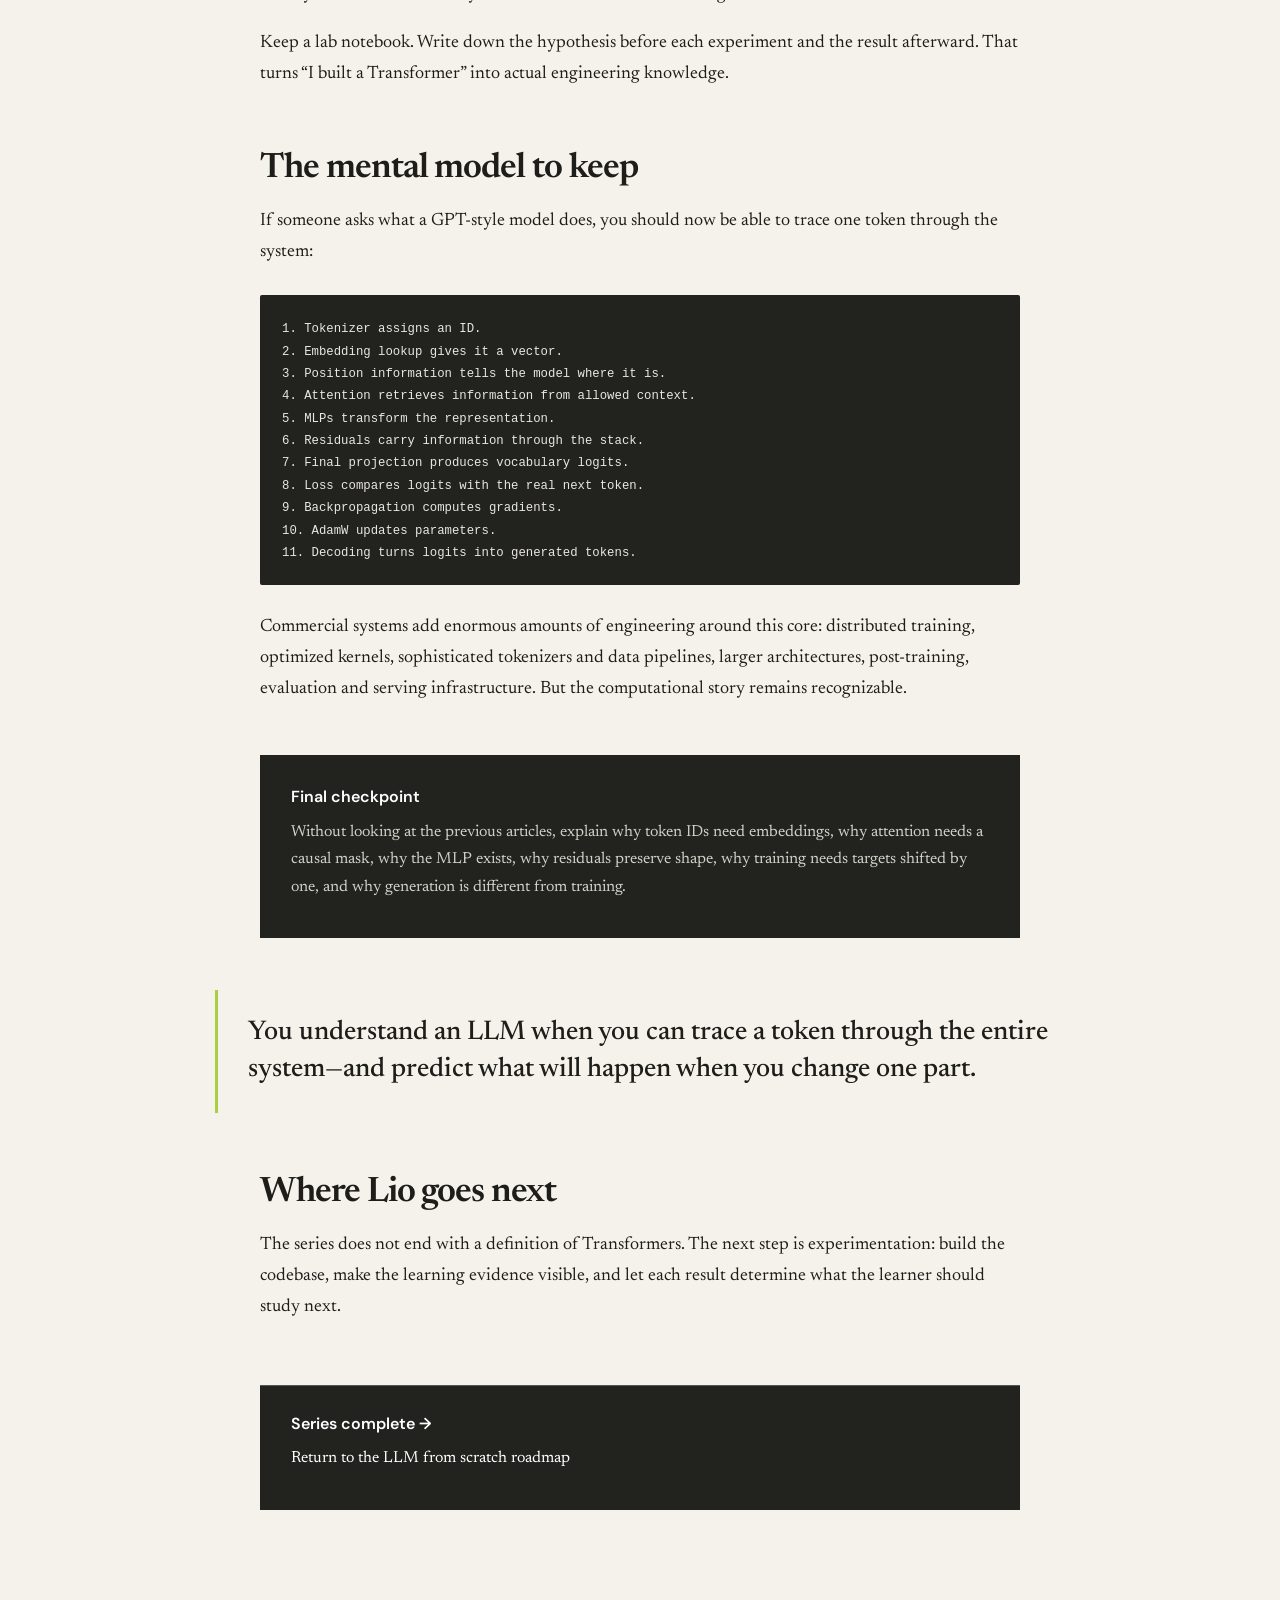
<file: articles/llm-from-base-to-assistant.html>
<!doctype html><html lang="en"><head><meta charset="utf-8"><meta name="viewport" content="width=device-width,initial-scale=1"><title>From Base LLM to Assistant | Lio</title><link rel="stylesheet" href="../styles.css"></head><body><div class="reading-progress"><span></span></div><main class="article wrap"><p class="kicker">LLM FROM SCRATCH · 10 · BEYOND PRETRAINING · 24 MIN READ</p><h1>A next-token predictor can learn language without knowing how to be an assistant.</h1><p class="dek">Pretraining gives us a language model. Turning that model into a useful assistant is a separate stage involving data, instruction tuning, evaluation and product constraints.</p><div class="byline">Lio Learning Path · Intermediate</div><div class="article-intro"><strong>Final lesson</strong><p>Understand what pretraining actually teaches, why instruction tuning changes behavior, how evaluation should be designed, and what our tiny GPT can realistically demonstrate.</p></div><h2>First, look at what we built</h2><p>Across this series, text became token IDs. IDs became vectors. Vectors passed through causal self-attention and feed-forward networks. Repeated Transformer blocks produced contextual representations. A vocabulary projection produced logits. Cross-entropy turned those predictions into a loss, and optimization changed the parameters.</p><pre><code>text → tokens → embeddings
     → Transformer → logits
     → loss → gradients → updated weights
     → decoding → generated text</code></pre><p>That is a real language-model training pipeline, even though our model is intentionally tiny.</p><h2>But what does “base model” mean?</h2><p>A base causal language model is trained to continue text. If the prompt resembles a document, it may continue the document. If it sees dialogue, it may continue dialogue.</p><p>Nothing about next-token prediction guarantees that it will obey an arbitrary instruction. The model's behavior reflects the distribution it was trained on and the objective it optimized.</p><h2>Instruction tuning changes the data distribution</h2><p>Suppose we create examples like:</p><pre><code>User: Explain self-attention in simple terms.
Assistant: Each token can retrieve useful information from other tokens.</code></pre><p>We serialize the conversation, tokenize it, and train on the desired continuation. The underlying objective is still next-token prediction. What changed is the examples the model is rewarded for reproducing.</p><p>With enough diverse instruction-response examples, the model can learn patterns associated with following requests, formatting answers and maintaining conversational structure.</p><h2>Why data formatting matters</h2><p>Assistant training needs a consistent representation of roles and boundaries. A real system may use special control tokens or a chat template. If formatting is inconsistent, the model receives a noisy signal about where instructions end and responses begin.</p><pre><code>&lt;user&gt;Explain attention&lt;/user&gt;
&lt;assistant&gt;Attention routes information...&lt;/assistant&gt;</code></pre><p>The exact template is model-specific. The general lesson is that structure in the training examples becomes part of the learned behavior.</p><h2>Preference optimization is another stage</h2><p>Instruction tuning teaches the model to imitate examples. Preference-based methods introduce information about which of several candidate responses people prefer.</p><p>There are many approaches to this problem. The important conceptual separation is: architecture, pretraining, supervised post-training and preference optimization are not the same thing.</p><h2>Evaluation must match the goal</h2><p>A single loss number cannot tell you whether an assistant is useful. Evaluate the capabilities you actually care about.</p><ul><li><strong>Language modeling:</strong> held-out loss or perplexity.</li><li><strong>Instruction following:</strong> does the response satisfy the requested format and task?</li><li><strong>Factuality:</strong> does it make unsupported claims?</li><li><strong>Code:</strong> does generated code run and meet the specification?</li><li><strong>Robustness:</strong> does behavior remain sensible when prompts are ambiguous?</li><li><strong>Safety:</strong> does the system handle disallowed or risky requests appropriately?</li><li><strong>Systems:</strong> what are latency, memory and cost?</li></ul><p>A tiny character model should not be judged as if it were a general assistant. Its success criterion is learning the narrow distribution it was trained on and giving you a working object to experiment with.</p><h2>Why loss is still valuable</h2><p>Loss is not useless just because it is incomplete. It gives us a clean quantitative signal for the training objective. If two models use the same tokenization and evaluation set, lower held-out cross-entropy generally means better average next-token prediction.</p><p>But a product claim such as “better assistant” needs task-specific evidence in addition to loss.</p><h2>Common misconception: the model stores every sentence</h2><p>Parameters encode statistical structure learned during optimization. Models can memorize some examples, especially unusual or repeated sequences, but the architecture is not a literal searchable transcript of its training corpus.</p><h2>Common misconception: more parameters always wins</h2><p>Scale interacts with data quality, optimization, architecture, compute and evaluation. A larger model can be more capable, but size alone does not fix a broken tokenizer, bad data or a flawed experiment.</p><h2>Common misconception: attention is the whole LLM</h2><p>Attention is central, but the model also depends on embeddings, positional information, MLPs, normalization, residual pathways, optimization, data and decoding.</p><h2>Common misconception: good loss proves usefulness</h2><p>A model can improve its likelihood objective while still failing a particular application. The correct response is not to discard the loss; it is to measure the additional behavior separately.</p><h2>The final project</h2><p>Now turn the series into one reproducible experiment. Train a tiny character-level GPT on a small corpus. Record the vocabulary, context length, model dimensions and parameter count.</p><p>Then change one thing at a time:</p><ol><li>Remove or alter positional information.</li><li>Compare one head with multiple heads.</li><li>Change context length.</li><li>Plot training and validation loss.</li><li>Generate the same prompt at several temperatures.</li><li>Try a small instruction-style dataset and observe what changes.</li></ol><p>Keep a lab notebook. Write down the hypothesis before each experiment and the result afterward. That turns “I built a Transformer” into actual engineering knowledge.</p><h2>The mental model to keep</h2><p>If someone asks what a GPT-style model does, you should now be able to trace one token through the system:</p><pre><code>1. Tokenizer assigns an ID.
2. Embedding lookup gives it a vector.
3. Position information tells the model where it is.
4. Attention retrieves information from allowed context.
5. MLPs transform the representation.
6. Residuals carry information through the stack.
7. Final projection produces vocabulary logits.
8. Loss compares logits with the real next token.
9. Backpropagation computes gradients.
10. AdamW updates parameters.
11. Decoding turns logits into generated tokens.</code></pre><p>Commercial systems add enormous amounts of engineering around this core: distributed training, optimized kernels, sophisticated tokenizers and data pipelines, larger architectures, post-training, evaluation and serving infrastructure. But the computational story remains recognizable.</p><div class="lesson"><strong>Final checkpoint</strong><p>Without looking at the previous articles, explain why token IDs need embeddings, why attention needs a causal mask, why the MLP exists, why residuals preserve shape, why training needs targets shifted by one, and why generation is different from training.</p></div><div class="pullquote">You understand an LLM when you can trace a token through the entire system—and predict what will happen when you change one part.</div><h2>Where Lio goes next</h2><p>The series does not end with a definition of Transformers. The next step is experimentation: build the codebase, make the learning evidence visible, and let each result determine what the learner should study next.</p><div class="lesson next"><strong>Series complete →</strong><p><a href="llm-from-scratch-roadmap.html">Return to the LLM from scratch roadmap</a></p></div></main><script>const bar=document.querySelector('.reading-progress span');addEventListener('scroll',()=>{const h=document.documentElement;bar.style.width=(scrollY/(h.scrollHeight-innerHeight)*100)+'%'});</script></body></html>
</file>
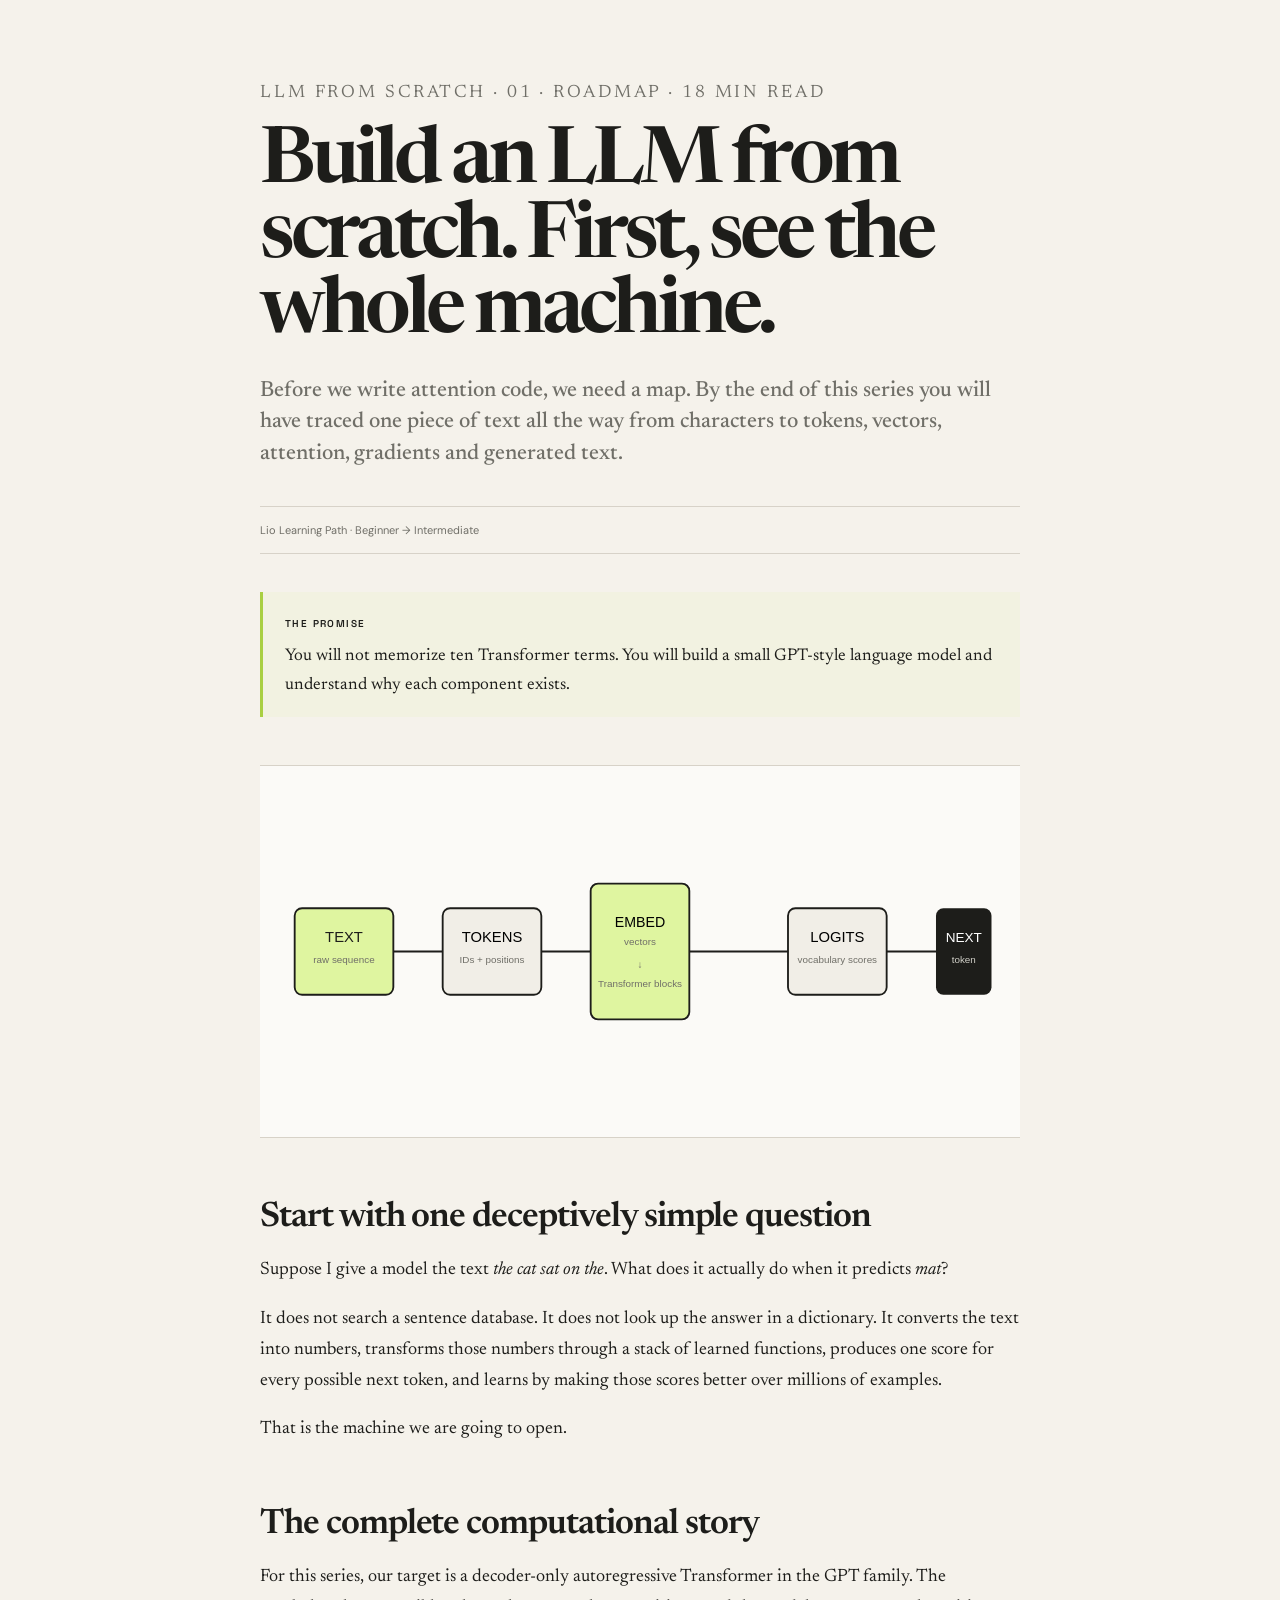
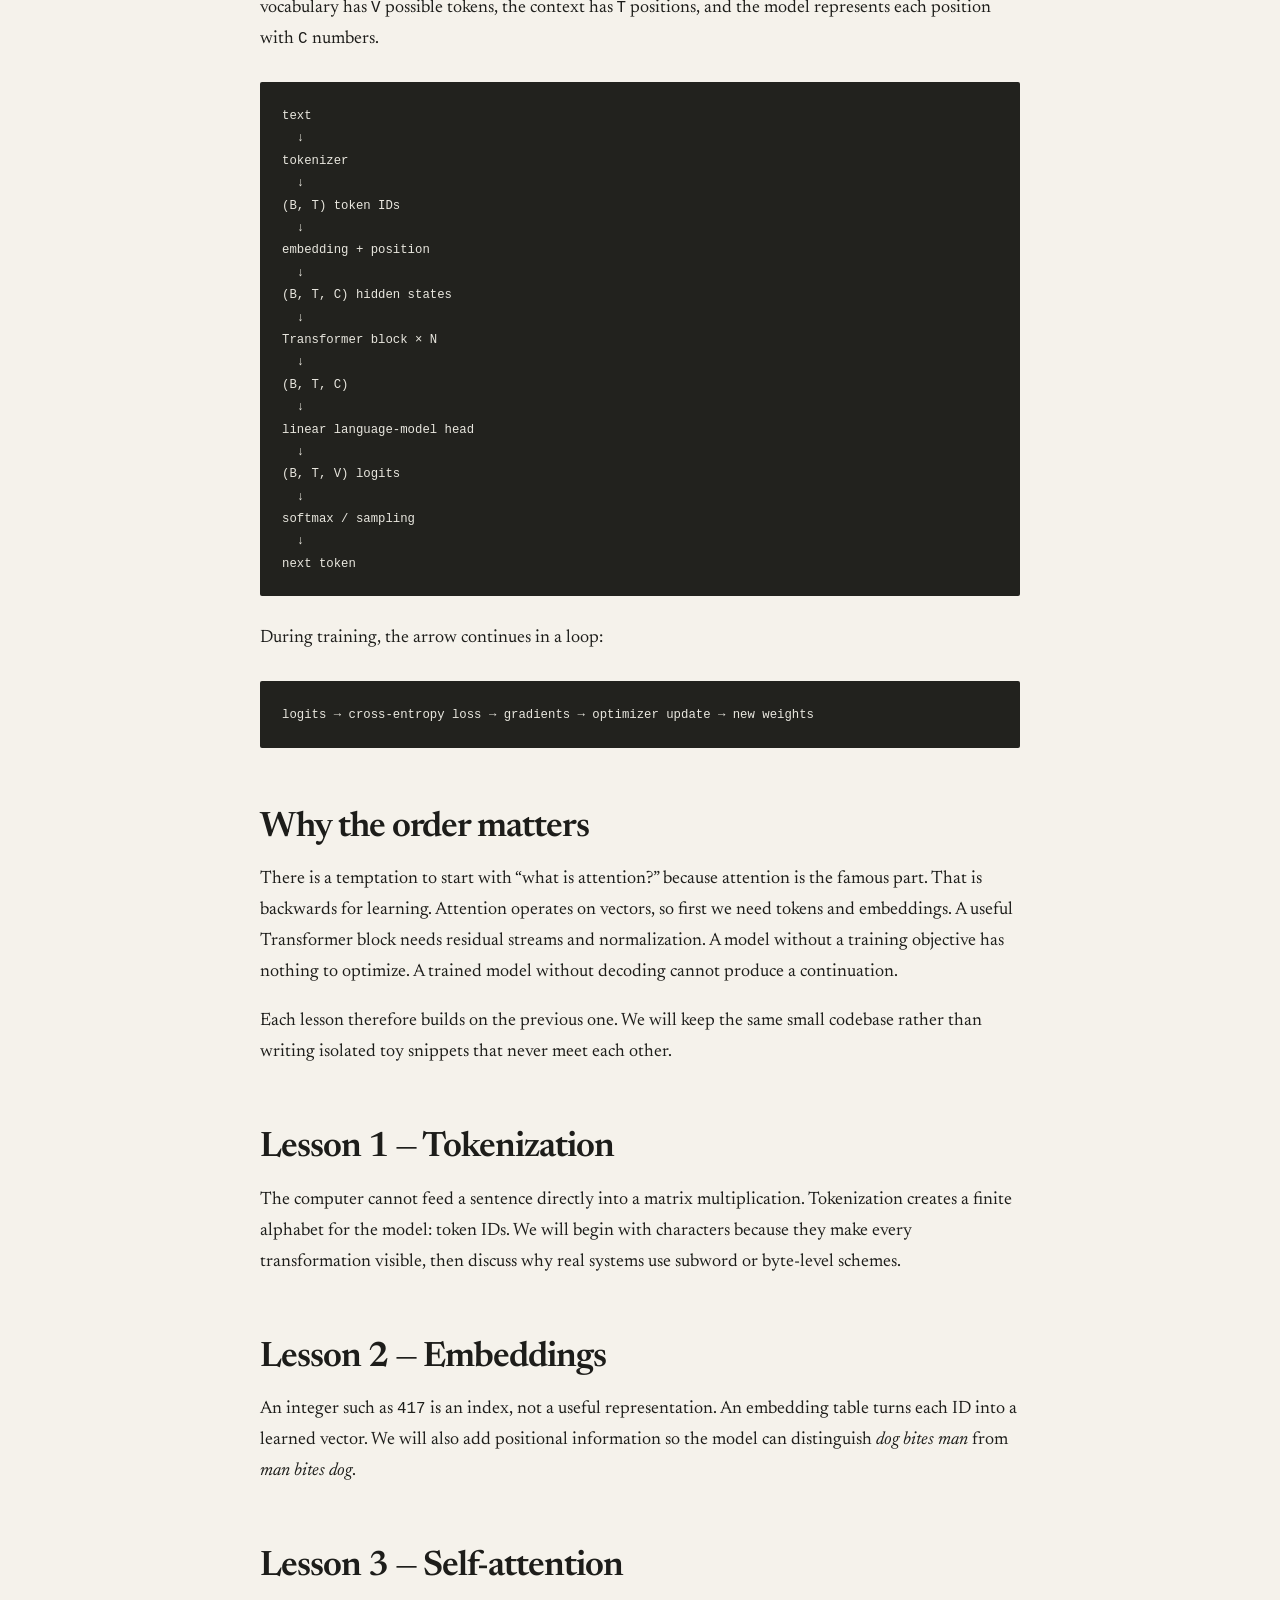
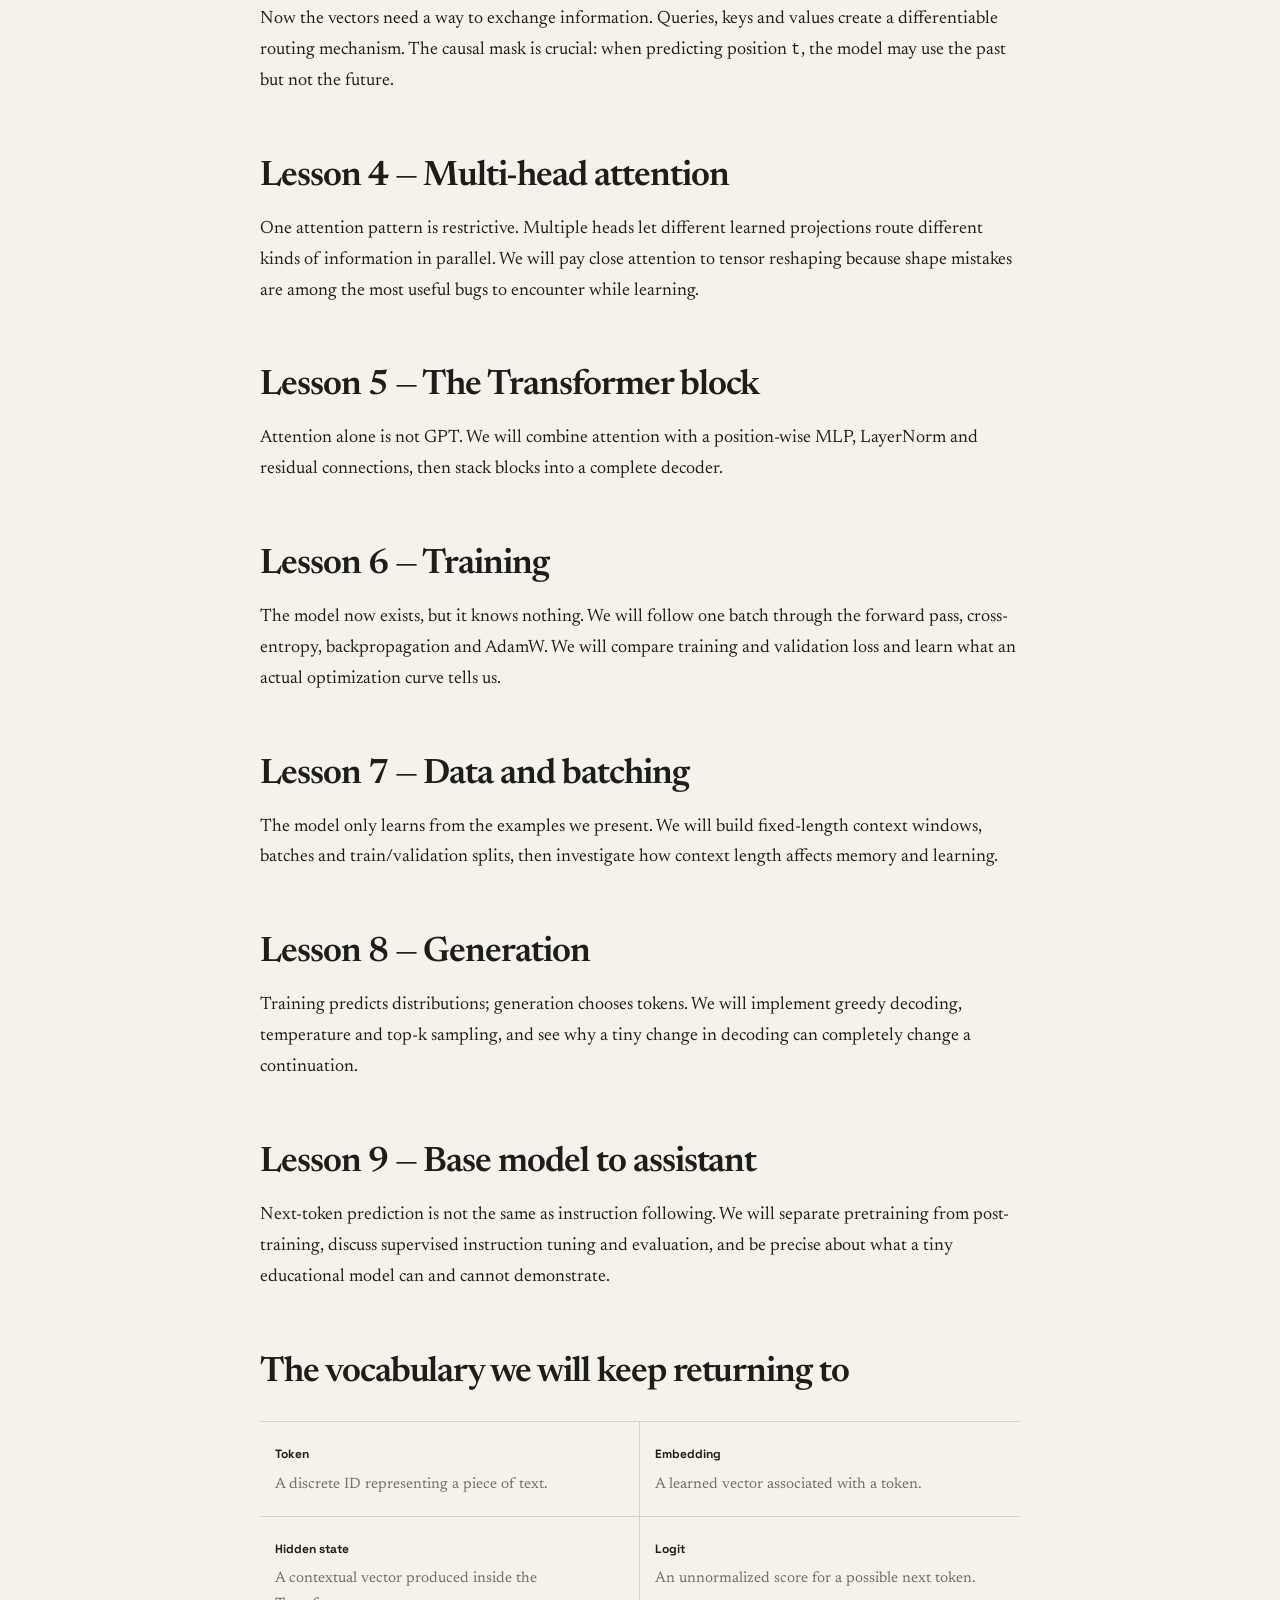
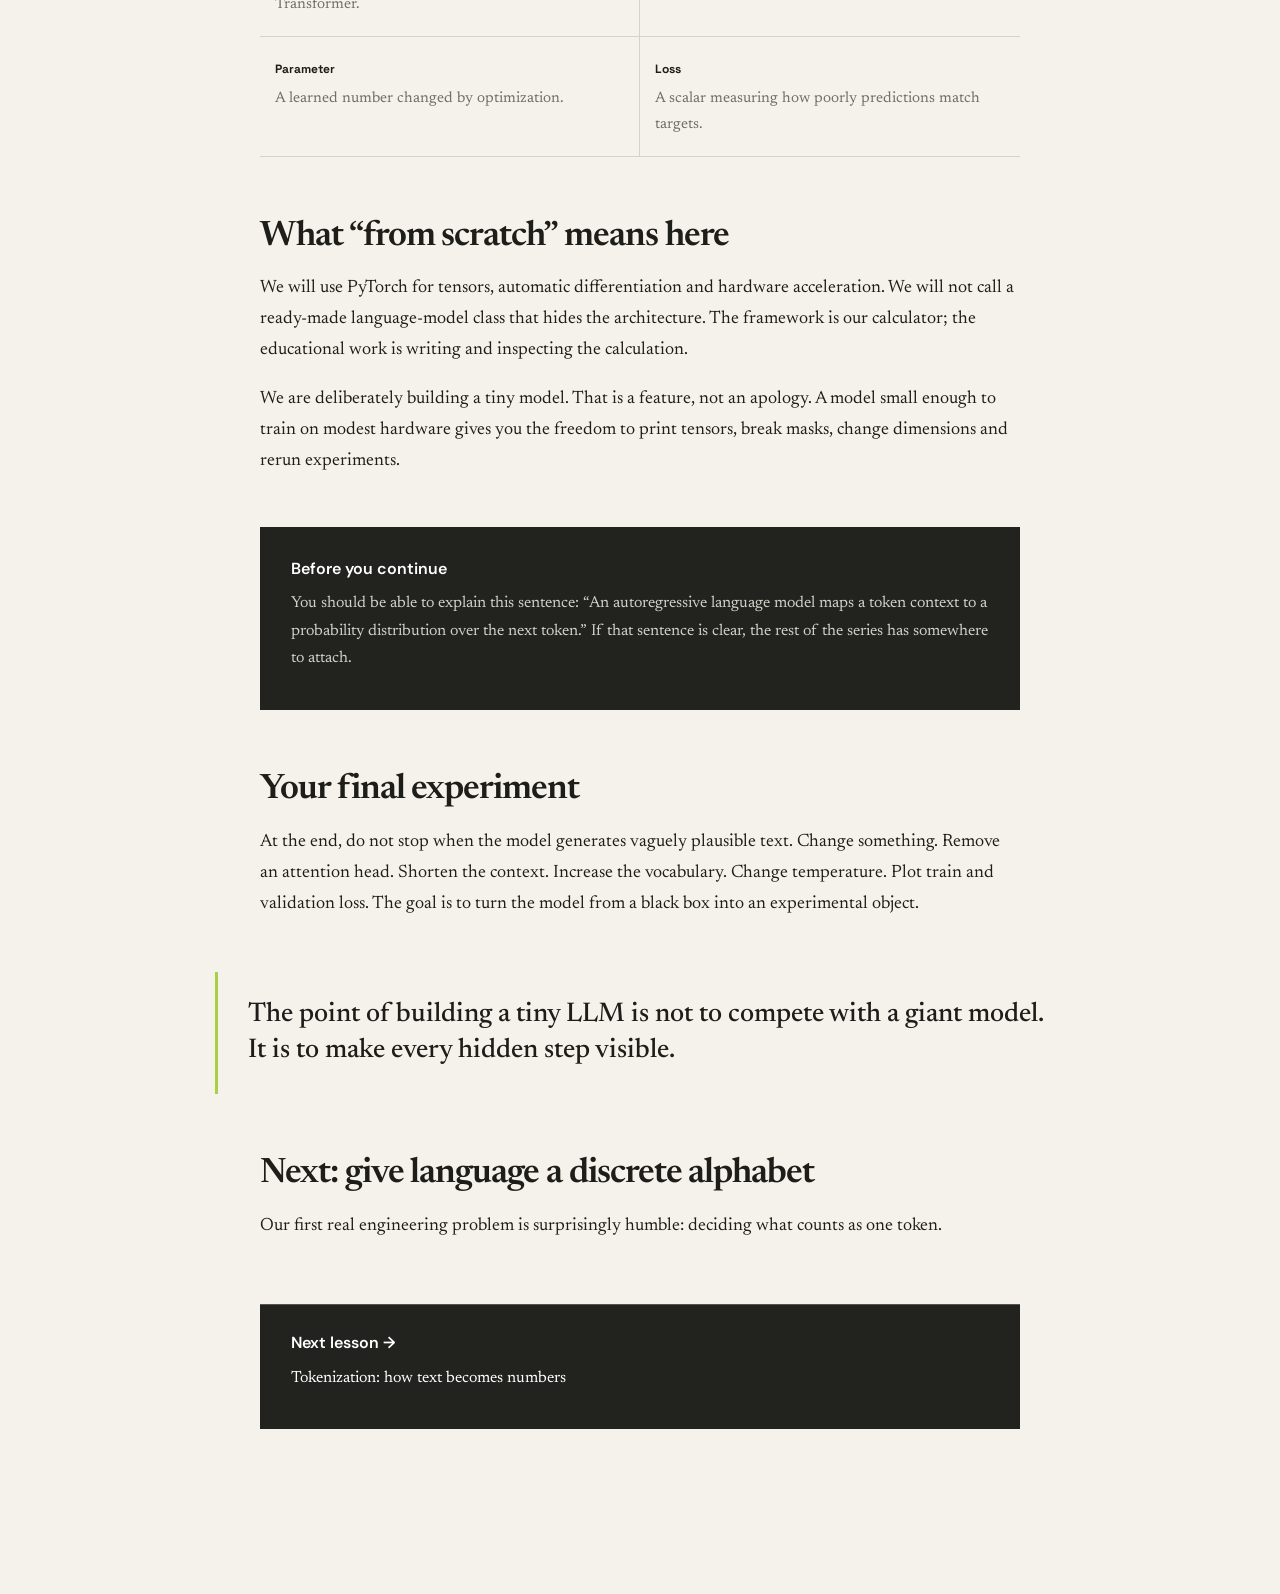
<file: articles/llm-from-scratch-roadmap.html>
<!doctype html><html lang="en"><head><meta charset="utf-8"><meta name="viewport" content="width=device-width,initial-scale=1"><title>Build an LLM From Scratch: The Roadmap | Lio</title><link rel="stylesheet" href="../styles.css"></head><body><div class="reading-progress"><span></span></div><main class="article wrap"><p class="kicker">LLM FROM SCRATCH · 01 · ROADMAP · 18 MIN READ</p><h1>Build an LLM from scratch. First, see the whole machine.</h1><p class="dek">Before we write attention code, we need a map. By the end of this series you will have traced one piece of text all the way from characters to tokens, vectors, attention, gradients and generated text.</p><div class="byline">Lio Learning Path · Beginner → Intermediate</div><div class="article-intro"><strong>The promise</strong><p>You will not memorize ten Transformer terms. You will build a small GPT-style language model and understand why each component exists.</p></div><div class="lead-visual"><img src="../assets/llm-pipeline.svg" alt="Text becomes tokens, embeddings, Transformer blocks, logits and next-token probabilities"></div><h2>Start with one deceptively simple question</h2><p>Suppose I give a model the text <em>the cat sat on the</em>. What does it actually do when it predicts <em>mat</em>?</p><p>It does not search a sentence database. It does not look up the answer in a dictionary. It converts the text into numbers, transforms those numbers through a stack of learned functions, produces one score for every possible next token, and learns by making those scores better over millions of examples.</p><p>That is the machine we are going to open.</p><h2>The complete computational story</h2><p>For this series, our target is a decoder-only autoregressive Transformer in the GPT family. The vocabulary has <code>V</code> possible tokens, the context has <code>T</code> positions, and the model represents each position with <code>C</code> numbers.</p><pre><code>text
  ↓
tokenizer
  ↓
(B, T) token IDs
  ↓
embedding + position
  ↓
(B, T, C) hidden states
  ↓
Transformer block × N
  ↓
(B, T, C)
  ↓
linear language-model head
  ↓
(B, T, V) logits
  ↓
softmax / sampling
  ↓
next token</code></pre><p>During training, the arrow continues in a loop:</p><pre><code>logits → cross-entropy loss → gradients → optimizer update → new weights</code></pre><h2>Why the order matters</h2><p>There is a temptation to start with “what is attention?” because attention is the famous part. That is backwards for learning. Attention operates on vectors, so first we need tokens and embeddings. A useful Transformer block needs residual streams and normalization. A model without a training objective has nothing to optimize. A trained model without decoding cannot produce a continuation.</p><p>Each lesson therefore builds on the previous one. We will keep the same small codebase rather than writing isolated toy snippets that never meet each other.</p><h2>Lesson 1 — Tokenization</h2><p>The computer cannot feed a sentence directly into a matrix multiplication. Tokenization creates a finite alphabet for the model: token IDs. We will begin with characters because they make every transformation visible, then discuss why real systems use subword or byte-level schemes.</p><h2>Lesson 2 — Embeddings</h2><p>An integer such as <code>417</code> is an index, not a useful representation. An embedding table turns each ID into a learned vector. We will also add positional information so the model can distinguish <em>dog bites man</em> from <em>man bites dog</em>.</p><h2>Lesson 3 — Self-attention</h2><p>Now the vectors need a way to exchange information. Queries, keys and values create a differentiable routing mechanism. The causal mask is crucial: when predicting position <code>t</code>, the model may use the past but not the future.</p><h2>Lesson 4 — Multi-head attention</h2><p>One attention pattern is restrictive. Multiple heads let different learned projections route different kinds of information in parallel. We will pay close attention to tensor reshaping because shape mistakes are among the most useful bugs to encounter while learning.</p><h2>Lesson 5 — The Transformer block</h2><p>Attention alone is not GPT. We will combine attention with a position-wise MLP, LayerNorm and residual connections, then stack blocks into a complete decoder.</p><h2>Lesson 6 — Training</h2><p>The model now exists, but it knows nothing. We will follow one batch through the forward pass, cross-entropy, backpropagation and AdamW. We will compare training and validation loss and learn what an actual optimization curve tells us.</p><h2>Lesson 7 — Data and batching</h2><p>The model only learns from the examples we present. We will build fixed-length context windows, batches and train/validation splits, then investigate how context length affects memory and learning.</p><h2>Lesson 8 — Generation</h2><p>Training predicts distributions; generation chooses tokens. We will implement greedy decoding, temperature and top-k sampling, and see why a tiny change in decoding can completely change a continuation.</p><h2>Lesson 9 — Base model to assistant</h2><p>Next-token prediction is not the same as instruction following. We will separate pretraining from post-training, discuss supervised instruction tuning and evaluation, and be precise about what a tiny educational model can and cannot demonstrate.</p><h2>The vocabulary we will keep returning to</h2><div class="definition-grid"><div><b>Token</b><p>A discrete ID representing a piece of text.</p></div><div><b>Embedding</b><p>A learned vector associated with a token.</p></div><div><b>Hidden state</b><p>A contextual vector produced inside the Transformer.</p></div><div><b>Logit</b><p>An unnormalized score for a possible next token.</p></div><div><b>Parameter</b><p>A learned number changed by optimization.</p></div><div><b>Loss</b><p>A scalar measuring how poorly predictions match targets.</p></div></div><h2>What “from scratch” means here</h2><p>We will use PyTorch for tensors, automatic differentiation and hardware acceleration. We will not call a ready-made language-model class that hides the architecture. The framework is our calculator; the educational work is writing and inspecting the calculation.</p><p>We are deliberately building a tiny model. That is a feature, not an apology. A model small enough to train on modest hardware gives you the freedom to print tensors, break masks, change dimensions and rerun experiments.</p><div class="lesson"><strong>Before you continue</strong><p>You should be able to explain this sentence: “An autoregressive language model maps a token context to a probability distribution over the next token.” If that sentence is clear, the rest of the series has somewhere to attach.</p></div><h2>Your final experiment</h2><p>At the end, do not stop when the model generates vaguely plausible text. Change something. Remove an attention head. Shorten the context. Increase the vocabulary. Change temperature. Plot train and validation loss. The goal is to turn the model from a black box into an experimental object.</p><div class="pullquote">The point of building a tiny LLM is not to compete with a giant model. It is to make every hidden step visible.</div><h2>Next: give language a discrete alphabet</h2><p>Our first real engineering problem is surprisingly humble: deciding what counts as one token.</p><div class="lesson next"><strong>Next lesson →</strong><p><a href="llm-tokenization.html">Tokenization: how text becomes numbers</a></p></div></main><script>const bar=document.querySelector('.reading-progress span');addEventListener('scroll',()=>{const h=document.documentElement;bar.style.width=(scrollY/(h.scrollHeight-innerHeight)*100)+'%'});</script></body></html>
</file>
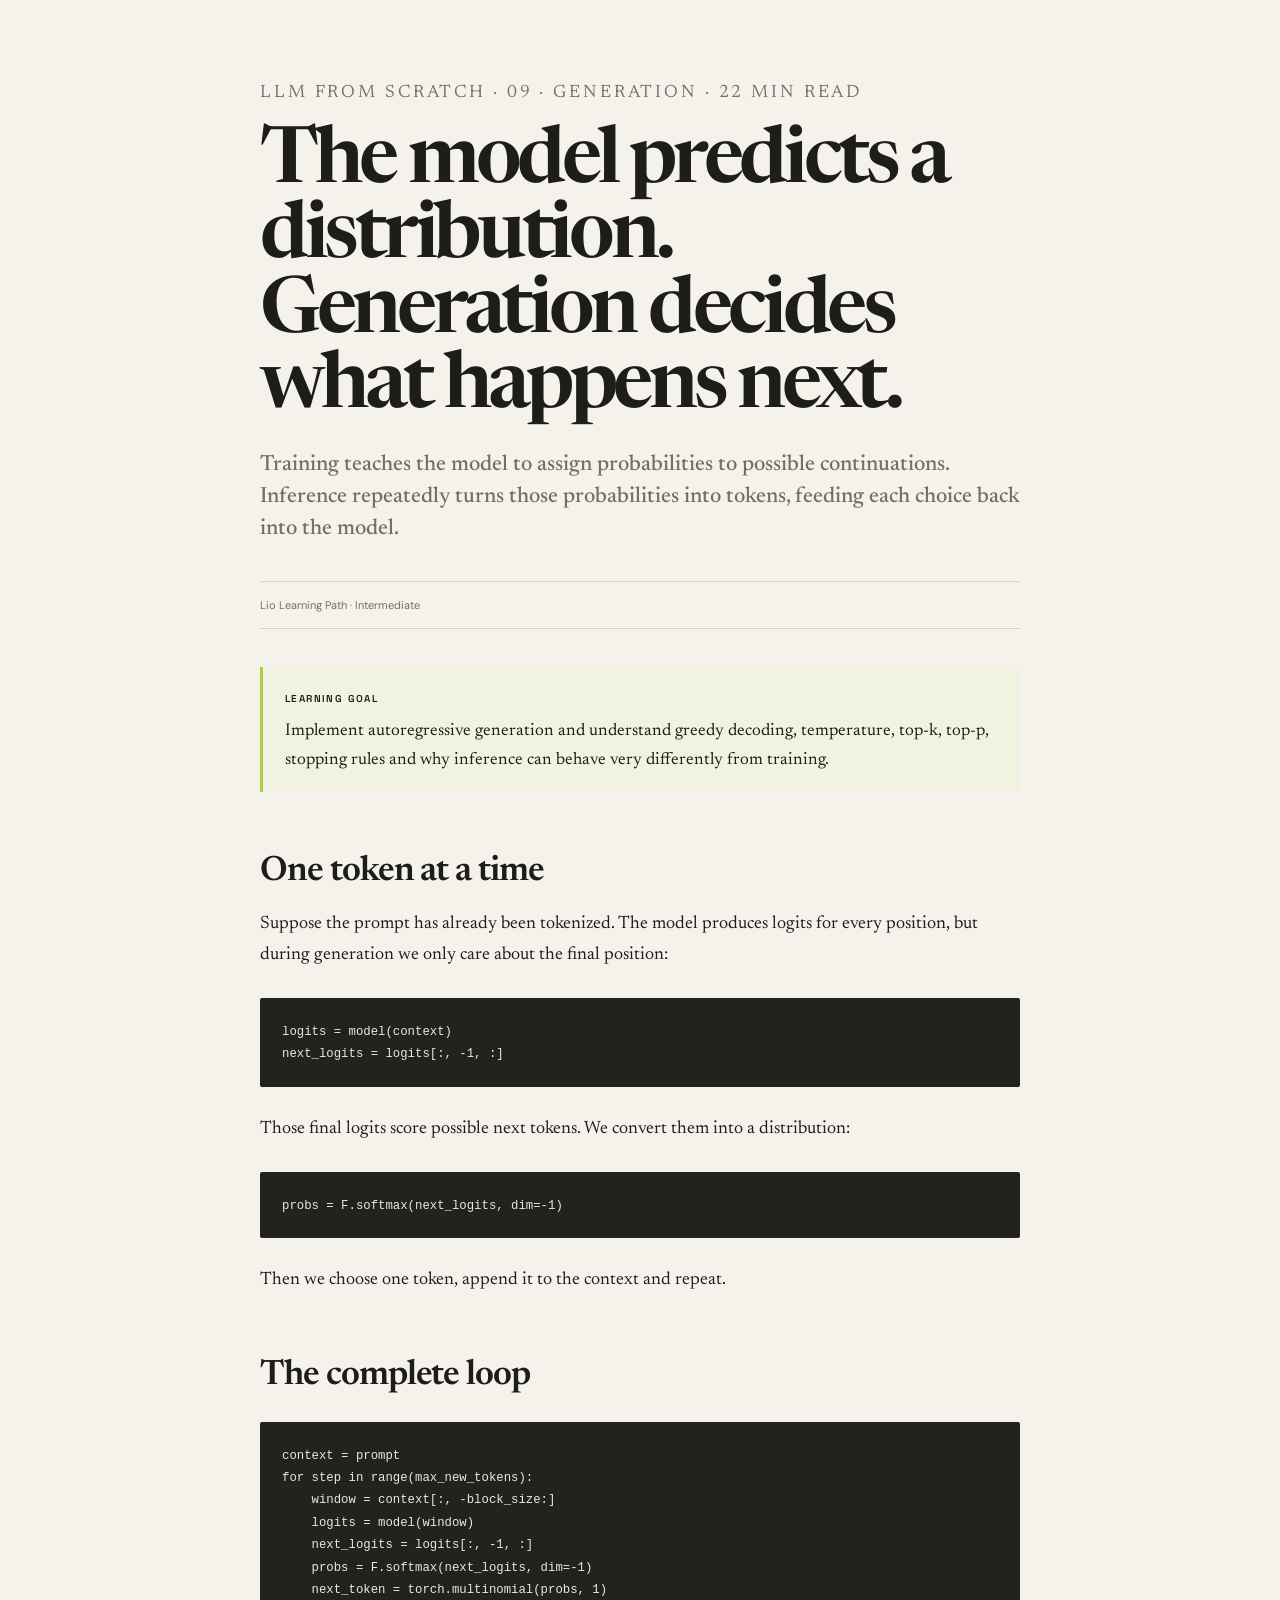
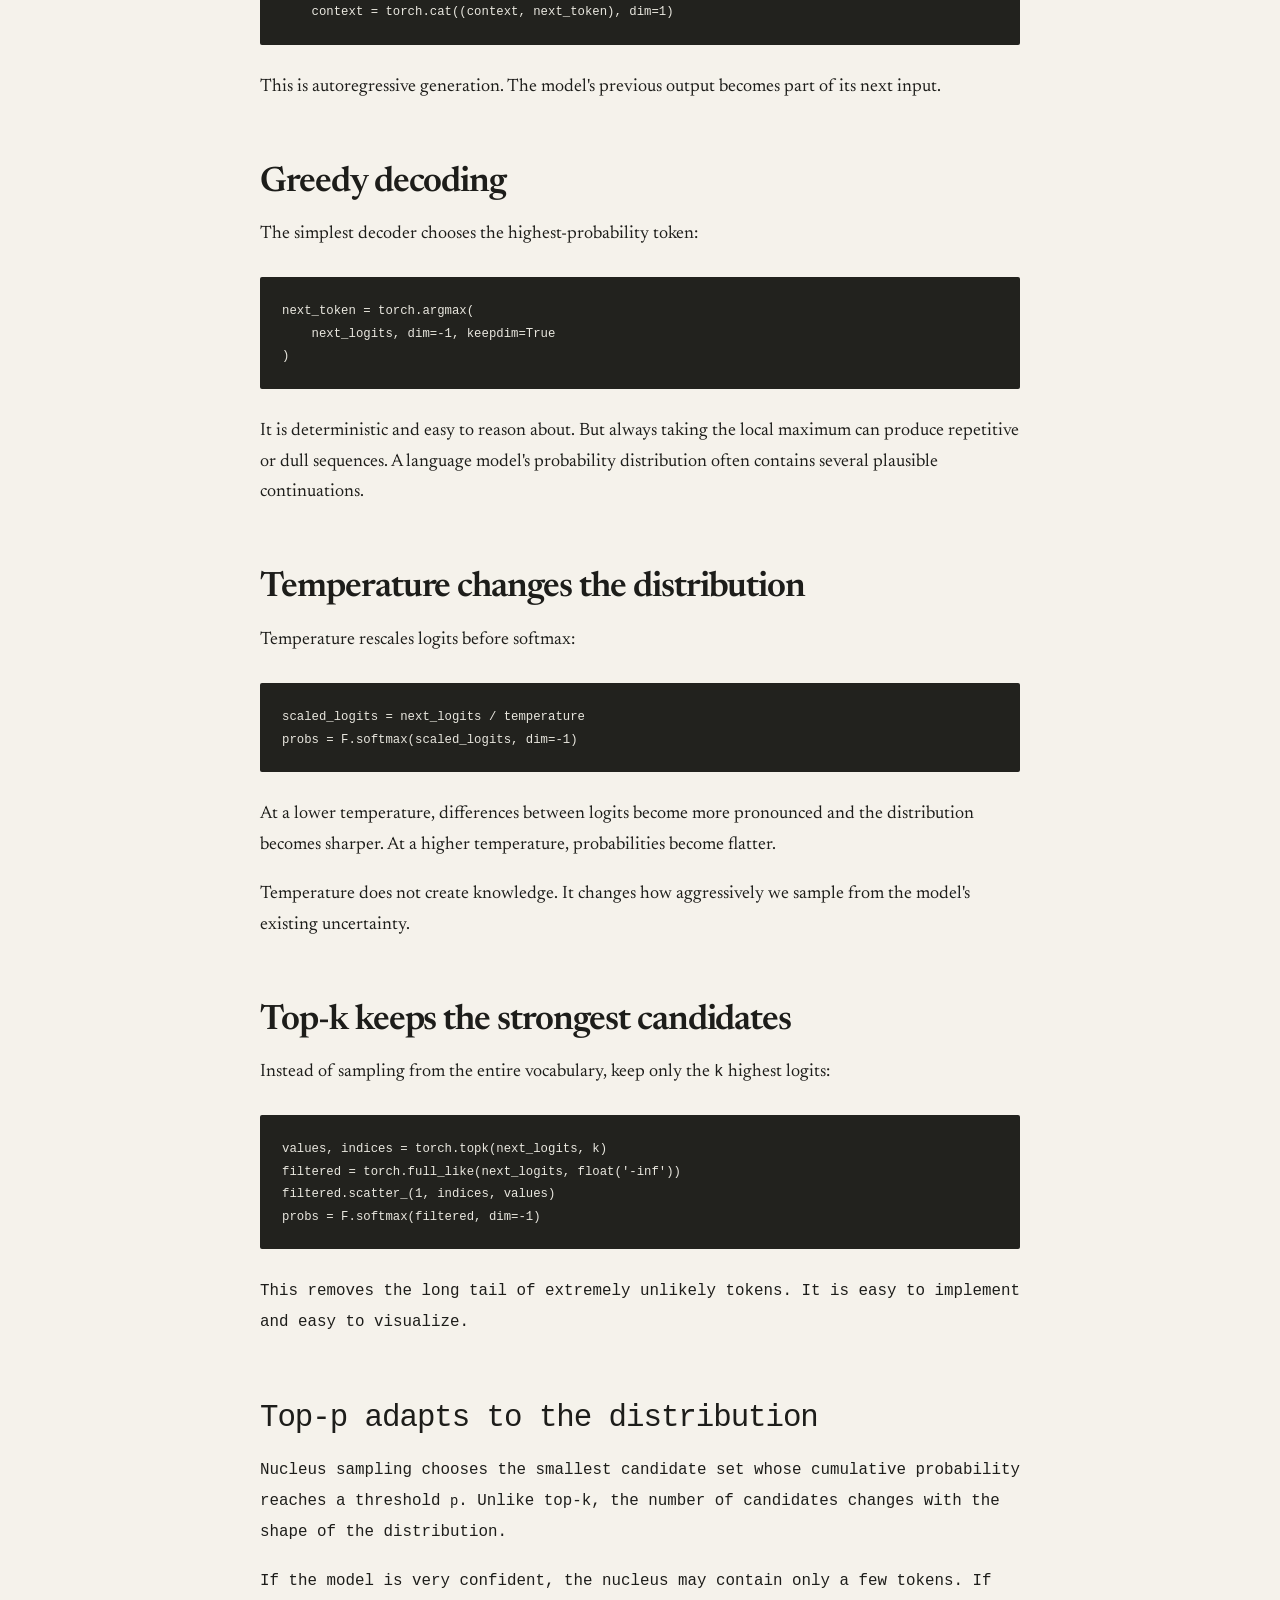
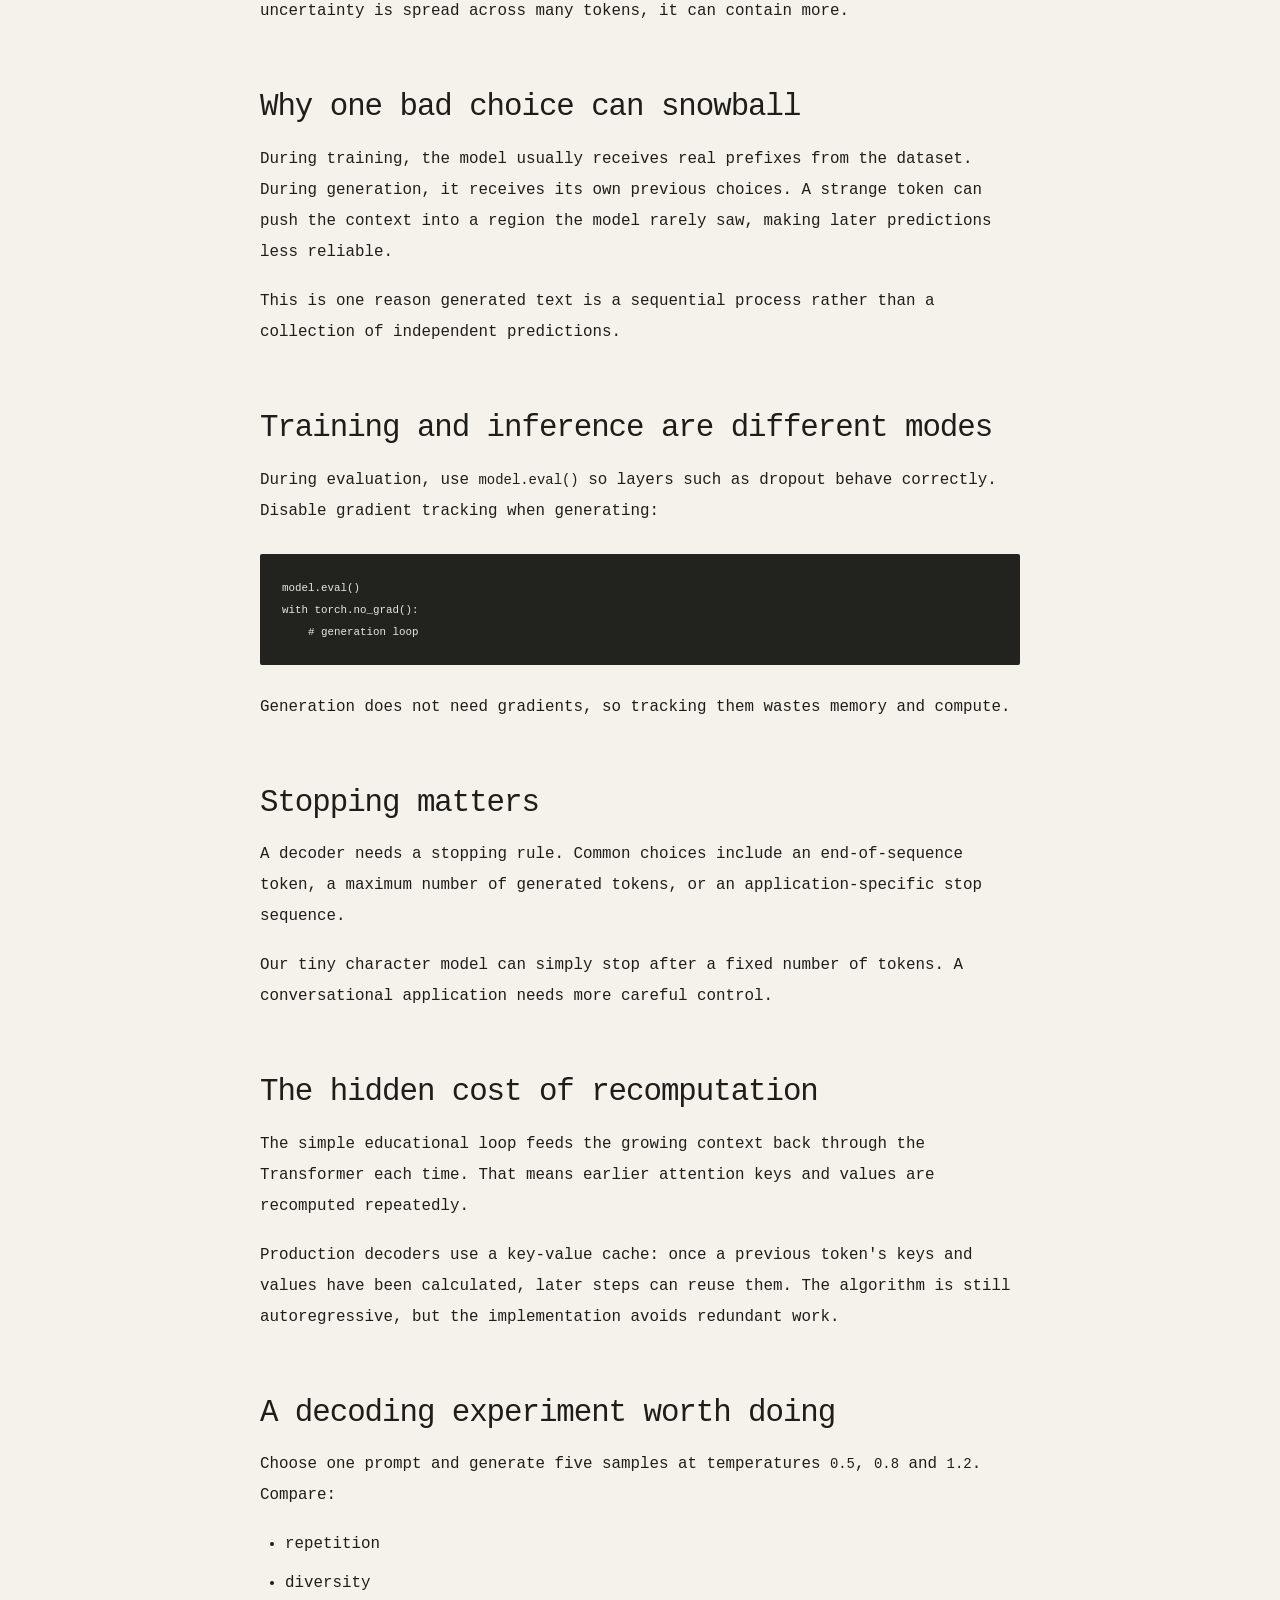
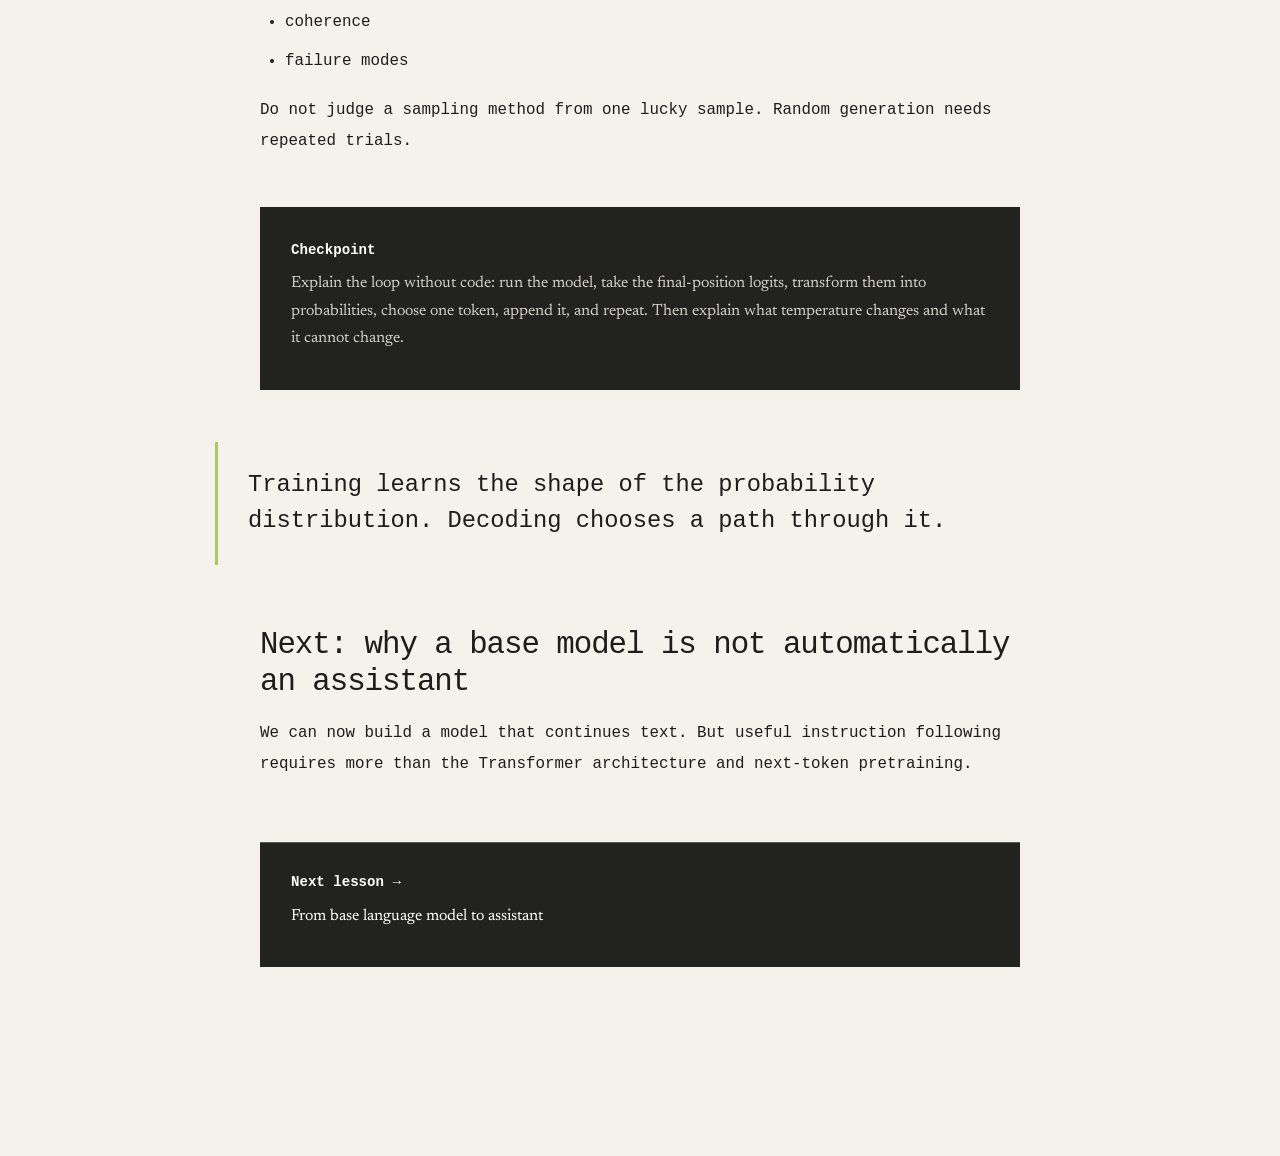
<file: articles/llm-generation.html>
<!doctype html><html lang="en"><head><meta charset="utf-8"><meta name="viewport" content="width=device-width,initial-scale=1"><title>LLM Generation: Temperature, Top-k and Top-p | Lio</title><link rel="stylesheet" href="../styles.css"></head><body><div class="reading-progress"><span></span></div><main class="article wrap"><p class="kicker">LLM FROM SCRATCH · 09 · GENERATION · 22 MIN READ</p><h1>The model predicts a distribution. Generation decides what happens next.</h1><p class="dek">Training teaches the model to assign probabilities to possible continuations. Inference repeatedly turns those probabilities into tokens, feeding each choice back into the model.</p><div class="byline">Lio Learning Path · Intermediate</div><div class="article-intro"><strong>Learning goal</strong><p>Implement autoregressive generation and understand greedy decoding, temperature, top-k, top-p, stopping rules and why inference can behave very differently from training.</p></div><h2>One token at a time</h2><p>Suppose the prompt has already been tokenized. The model produces logits for every position, but during generation we only care about the final position:</p><pre><code>logits = model(context)
next_logits = logits[:, -1, :]</code></pre><p>Those final logits score possible next tokens. We convert them into a distribution:</p><pre><code>probs = F.softmax(next_logits, dim=-1)</code></pre><p>Then we choose one token, append it to the context and repeat.</p><h2>The complete loop</h2><pre><code>context = prompt
for step in range(max_new_tokens):
    window = context[:, -block_size:]
    logits = model(window)
    next_logits = logits[:, -1, :]
    probs = F.softmax(next_logits, dim=-1)
    next_token = torch.multinomial(probs, 1)
    context = torch.cat((context, next_token), dim=1)</code></pre><p>This is autoregressive generation. The model's previous output becomes part of its next input.</p><h2>Greedy decoding</h2><p>The simplest decoder chooses the highest-probability token:</p><pre><code>next_token = torch.argmax(
    next_logits, dim=-1, keepdim=True
)</code></pre><p>It is deterministic and easy to reason about. But always taking the local maximum can produce repetitive or dull sequences. A language model's probability distribution often contains several plausible continuations.</p><h2>Temperature changes the distribution</h2><p>Temperature rescales logits before softmax:</p><pre><code>scaled_logits = next_logits / temperature
probs = F.softmax(scaled_logits, dim=-1)</code></pre><p>At a lower temperature, differences between logits become more pronounced and the distribution becomes sharper. At a higher temperature, probabilities become flatter.</p><p>Temperature does not create knowledge. It changes how aggressively we sample from the model's existing uncertainty.</p><h2>Top-k keeps the strongest candidates</h2><p>Instead of sampling from the entire vocabulary, keep only the <code>k</code> highest logits:</p><pre><code>values, indices = torch.topk(next_logits, k)
filtered = torch.full_like(next_logits, float('-inf'))
filtered.scatter_(1, indices, values)
probs = F.softmax(filtered, dim=-1)</nnext_token = torch.multinomial(probs, 1)</code></pre><p>This removes the long tail of extremely unlikely tokens. It is easy to implement and easy to visualize.</p><h2>Top-p adapts to the distribution</h2><p>Nucleus sampling chooses the smallest candidate set whose cumulative probability reaches a threshold <code>p</code>. Unlike top-k, the number of candidates changes with the shape of the distribution.</p><p>If the model is very confident, the nucleus may contain only a few tokens. If uncertainty is spread across many tokens, it can contain more.</p><h2>Why one bad choice can snowball</h2><p>During training, the model usually receives real prefixes from the dataset. During generation, it receives its own previous choices. A strange token can push the context into a region the model rarely saw, making later predictions less reliable.</p><p>This is one reason generated text is a sequential process rather than a collection of independent predictions.</p><h2>Training and inference are different modes</h2><p>During evaluation, use <code>model.eval()</code> so layers such as dropout behave correctly. Disable gradient tracking when generating:</p><pre><code>model.eval()
with torch.no_grad():
    # generation loop</code></pre><p>Generation does not need gradients, so tracking them wastes memory and compute.</p><h2>Stopping matters</h2><p>A decoder needs a stopping rule. Common choices include an end-of-sequence token, a maximum number of generated tokens, or an application-specific stop sequence.</p><p>Our tiny character model can simply stop after a fixed number of tokens. A conversational application needs more careful control.</p><h2>The hidden cost of recomputation</h2><p>The simple educational loop feeds the growing context back through the Transformer each time. That means earlier attention keys and values are recomputed repeatedly.</p><p>Production decoders use a key-value cache: once a previous token's keys and values have been calculated, later steps can reuse them. The algorithm is still autoregressive, but the implementation avoids redundant work.</p><h2>A decoding experiment worth doing</h2><p>Choose one prompt and generate five samples at temperatures <code>0.5</code>, <code>0.8</code> and <code>1.2</code>. Compare:</p><ul><li>repetition</li><li>diversity</li><li>coherence</li><li>failure modes</li></ul><p>Do not judge a sampling method from one lucky sample. Random generation needs repeated trials.</p><div class="lesson"><strong>Checkpoint</strong><p>Explain the loop without code: run the model, take the final-position logits, transform them into probabilities, choose one token, append it, and repeat. Then explain what temperature changes and what it cannot change.</p></div><div class="pullquote">Training learns the shape of the probability distribution. Decoding chooses a path through it.</div><h2>Next: why a base model is not automatically an assistant</h2><p>We can now build a model that continues text. But useful instruction following requires more than the Transformer architecture and next-token pretraining.</p><div class="lesson next"><strong>Next lesson →</strong><p><a href="llm-from-base-to-assistant.html">From base language model to assistant</a></p></div></main><script>const bar=document.querySelector('.reading-progress span');addEventListener('scroll',()=>{const h=document.documentElement;bar.style.width=(scrollY/(h.scrollHeight-innerHeight)*100)+'%'});</script></body></html>
</file>
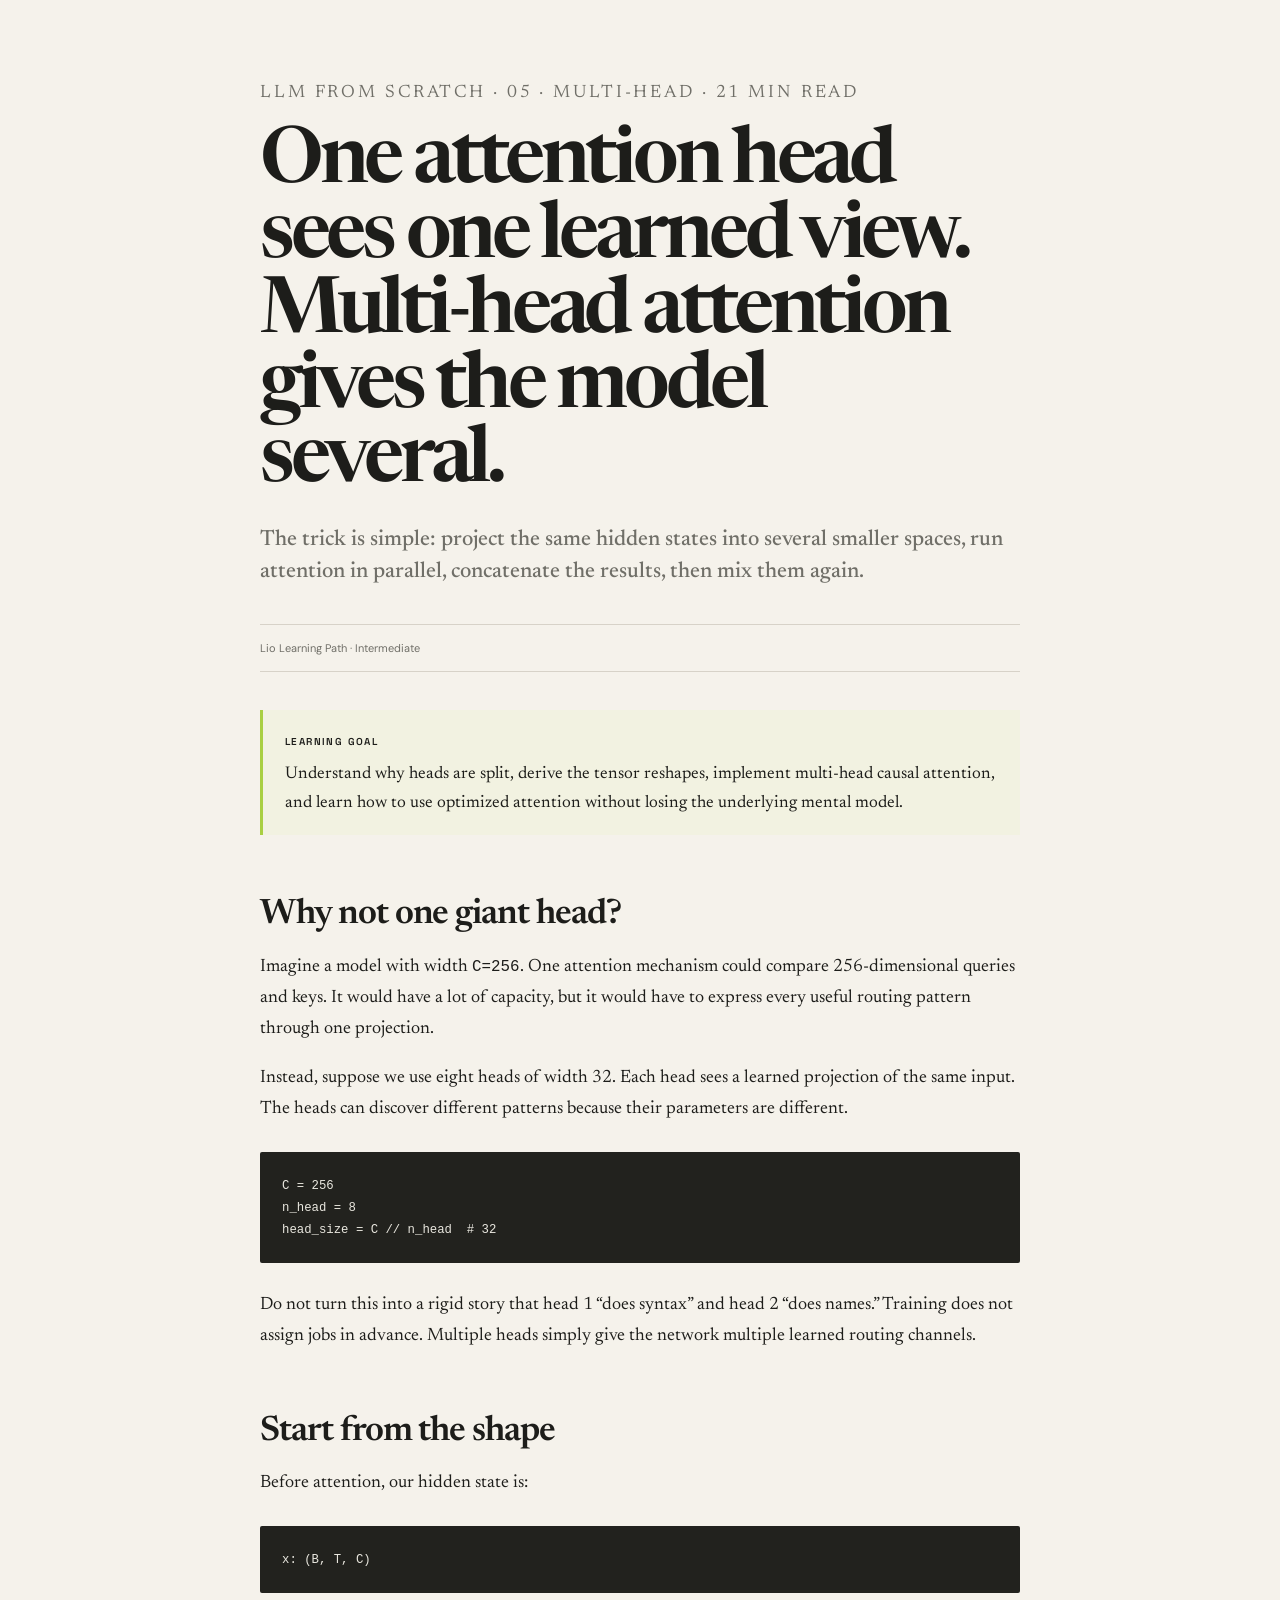
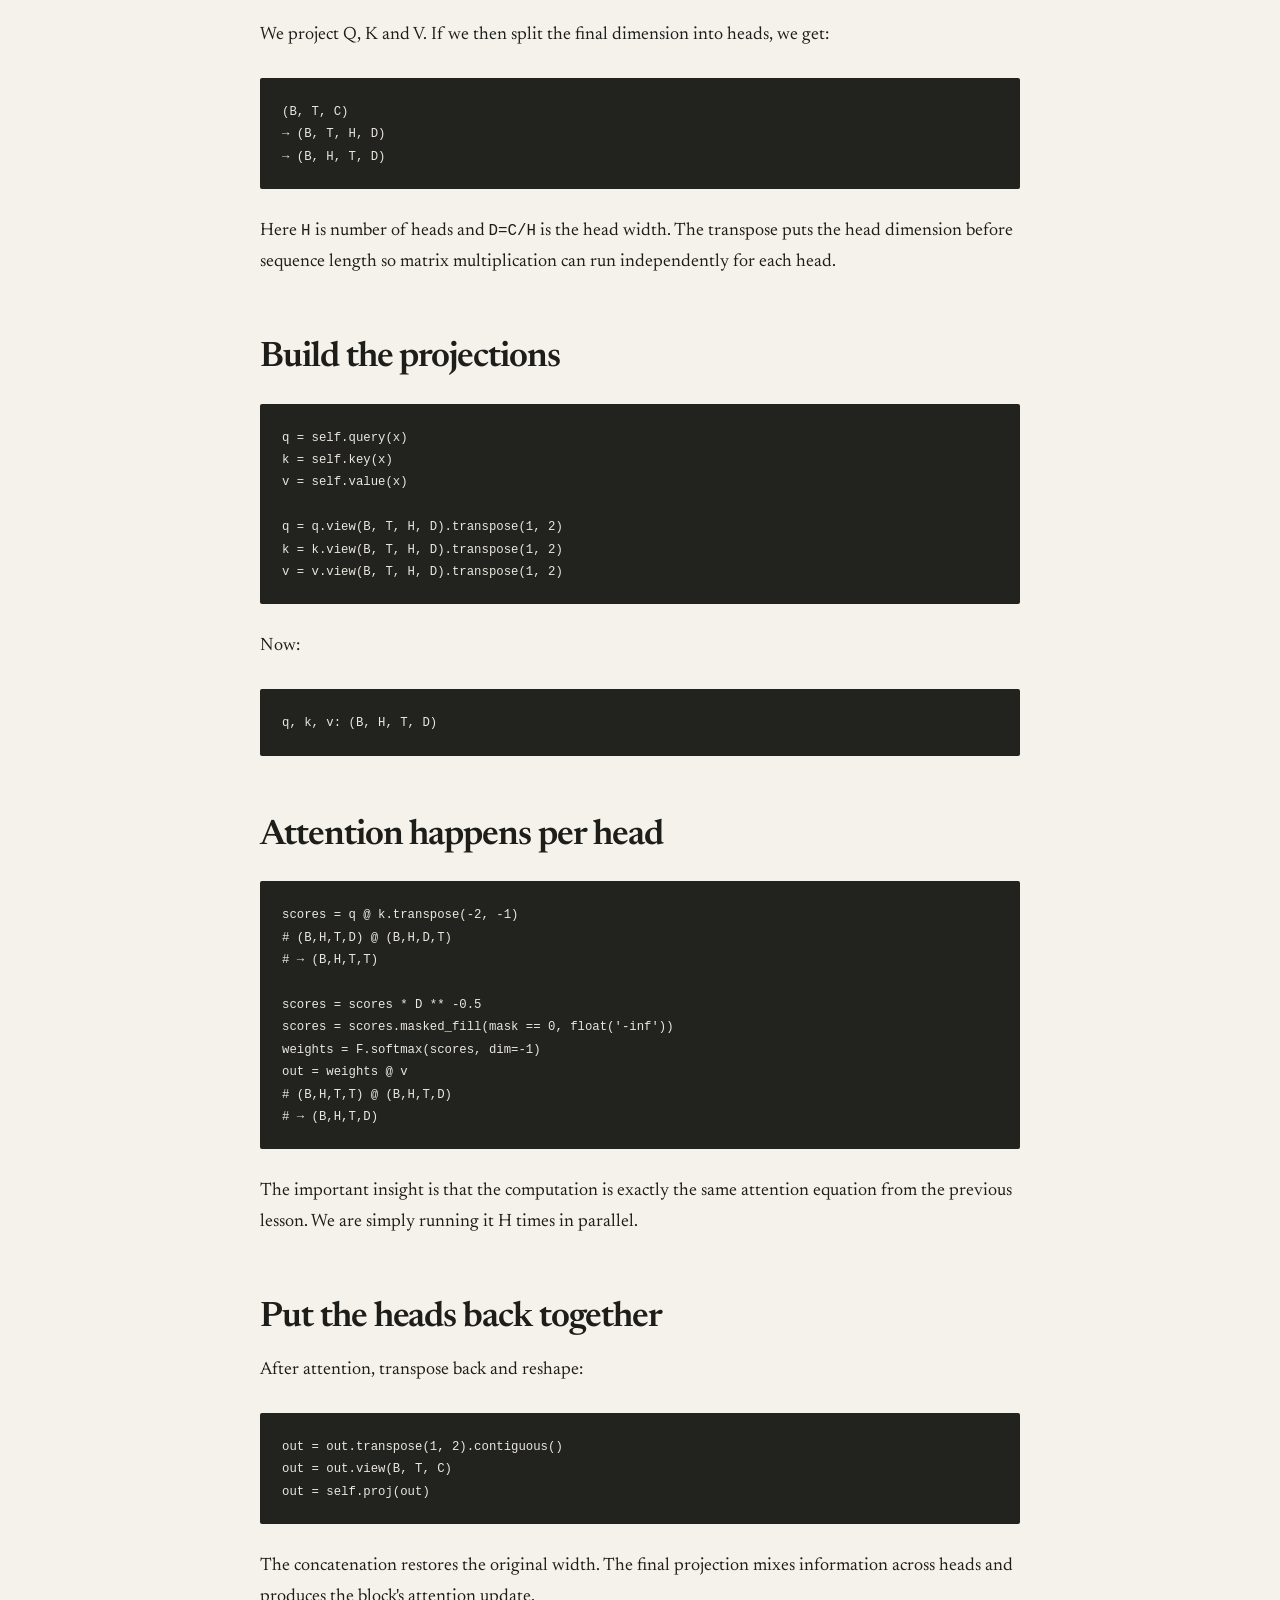
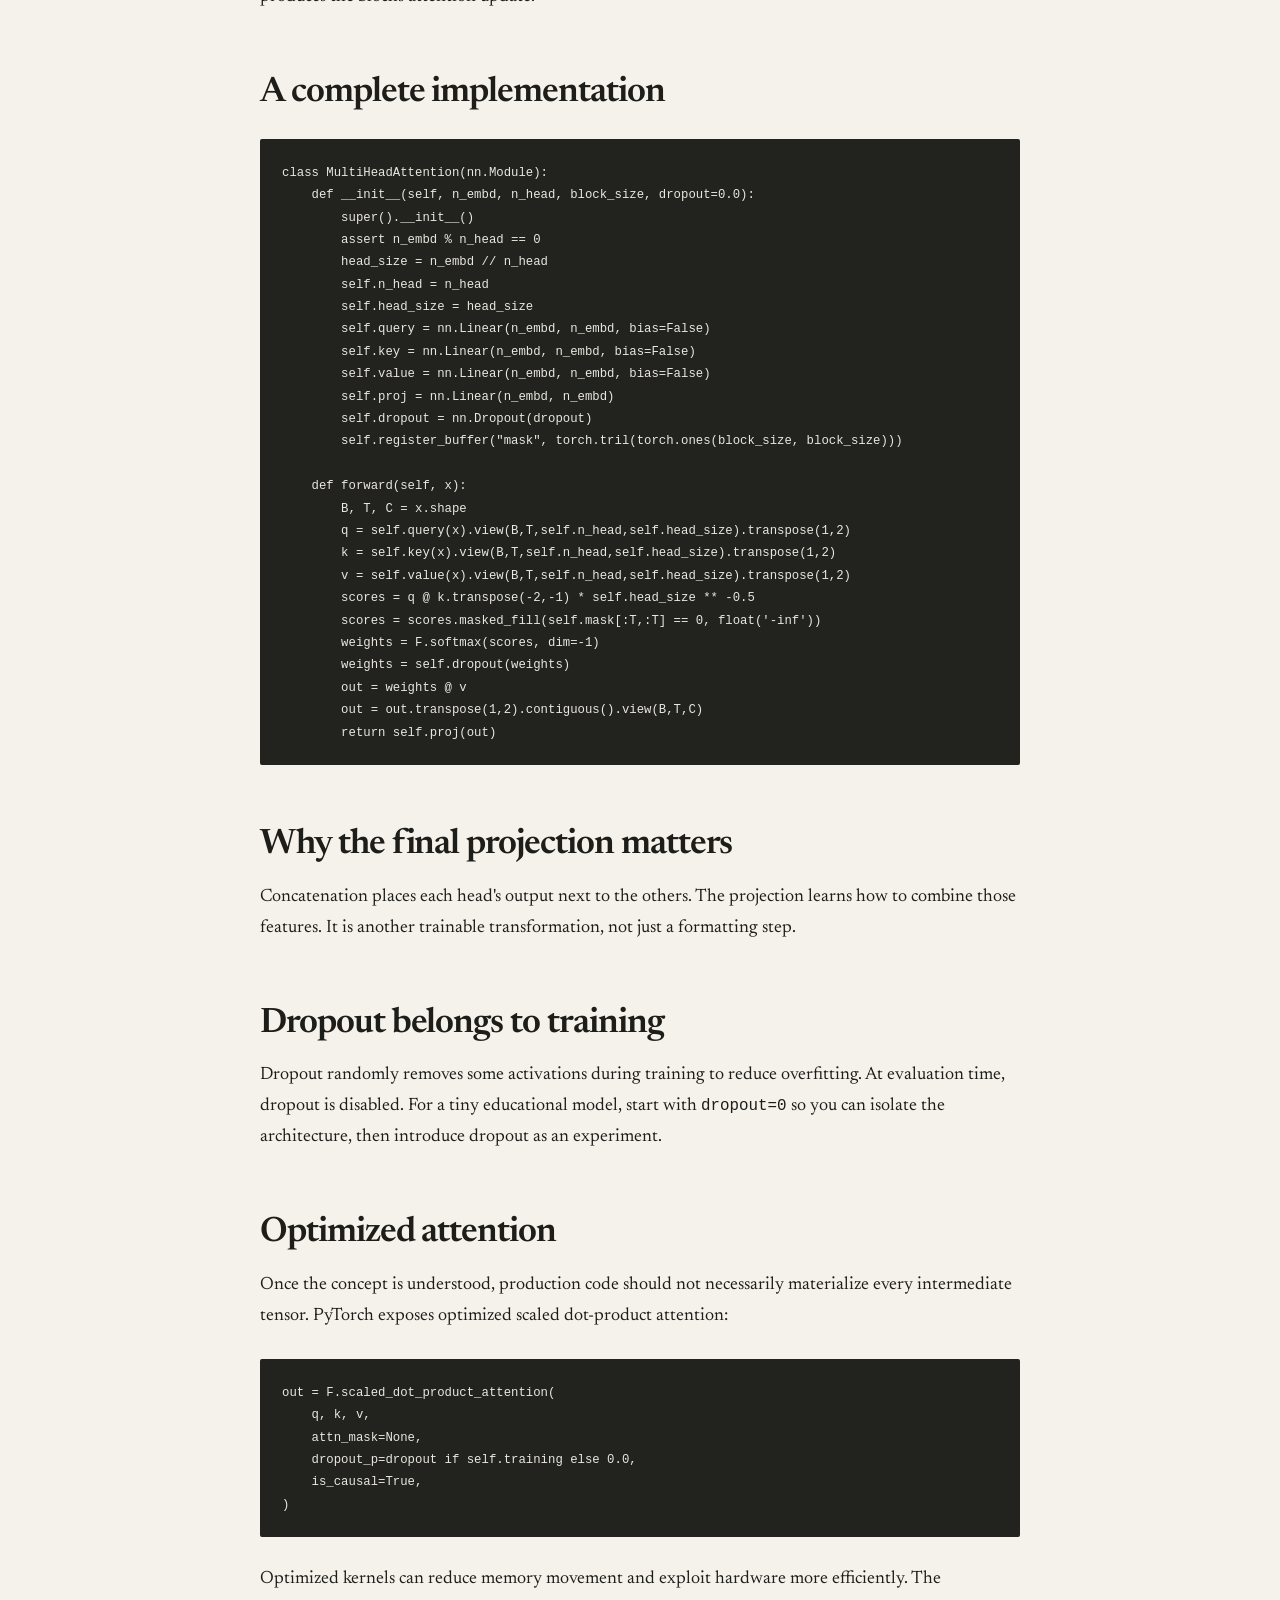
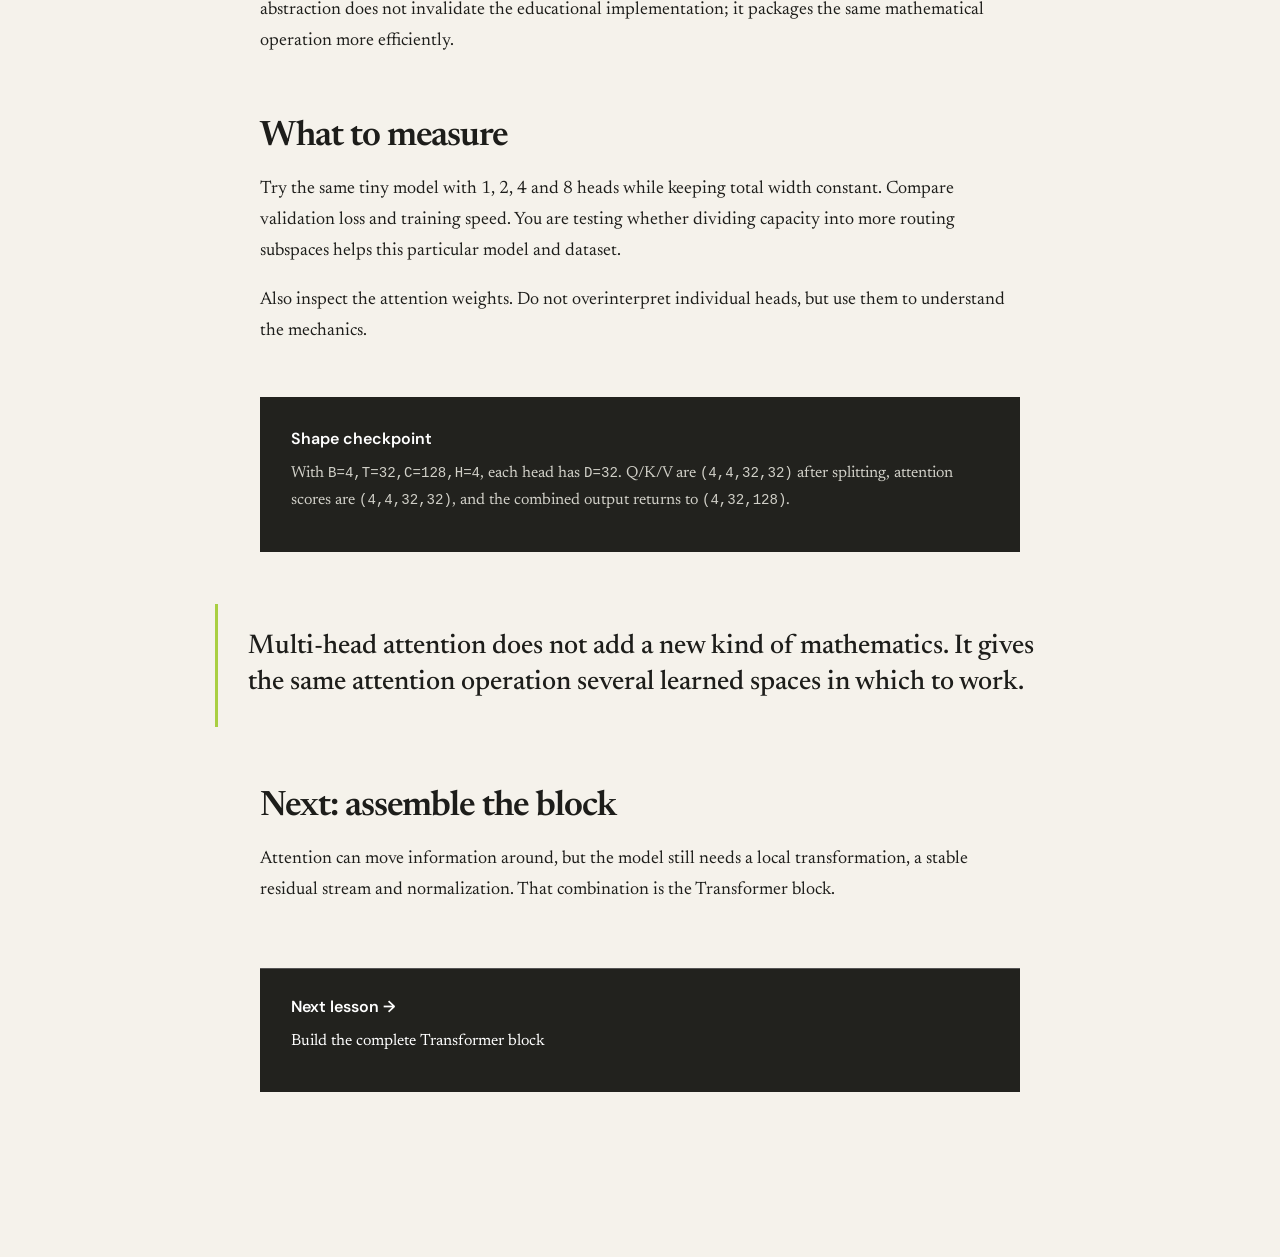
<file: articles/llm-multihead.html>
<!doctype html><html lang="en"><head><meta charset="utf-8"><meta name="viewport" content="width=device-width,initial-scale=1"><title>Multi-Head Attention From Scratch | Lio</title><link rel="stylesheet" href="../styles.css"></head><body><div class="reading-progress"><span></span></div><main class="article wrap"><p class="kicker">LLM FROM SCRATCH · 05 · MULTI-HEAD · 21 MIN READ</p><h1>One attention head sees one learned view. Multi-head attention gives the model several.</h1><p class="dek">The trick is simple: project the same hidden states into several smaller spaces, run attention in parallel, concatenate the results, then mix them again.</p><div class="byline">Lio Learning Path · Intermediate</div><div class="article-intro"><strong>Learning goal</strong><p>Understand why heads are split, derive the tensor reshapes, implement multi-head causal attention, and learn how to use optimized attention without losing the underlying mental model.</p></div><h2>Why not one giant head?</h2><p>Imagine a model with width <code>C=256</code>. One attention mechanism could compare 256-dimensional queries and keys. It would have a lot of capacity, but it would have to express every useful routing pattern through one projection.</p><p>Instead, suppose we use eight heads of width 32. Each head sees a learned projection of the same input. The heads can discover different patterns because their parameters are different.</p><pre><code>C = 256
n_head = 8
head_size = C // n_head  # 32</code></pre><p>Do not turn this into a rigid story that head 1 “does syntax” and head 2 “does names.” Training does not assign jobs in advance. Multiple heads simply give the network multiple learned routing channels.</p><h2>Start from the shape</h2><p>Before attention, our hidden state is:</p><pre><code>x: (B, T, C)</code></pre><p>We project Q, K and V. If we then split the final dimension into heads, we get:</p><pre><code>(B, T, C)
→ (B, T, H, D)
→ (B, H, T, D)</code></pre><p>Here <code>H</code> is number of heads and <code>D=C/H</code> is the head width. The transpose puts the head dimension before sequence length so matrix multiplication can run independently for each head.</p><h2>Build the projections</h2><pre><code>q = self.query(x)
k = self.key(x)
v = self.value(x)

q = q.view(B, T, H, D).transpose(1, 2)
k = k.view(B, T, H, D).transpose(1, 2)
v = v.view(B, T, H, D).transpose(1, 2)</code></pre><p>Now:</p><pre><code>q, k, v: (B, H, T, D)</code></pre><h2>Attention happens per head</h2><pre><code>scores = q @ k.transpose(-2, -1)
# (B,H,T,D) @ (B,H,D,T)
# → (B,H,T,T)

scores = scores * D ** -0.5
scores = scores.masked_fill(mask == 0, float('-inf'))
weights = F.softmax(scores, dim=-1)
out = weights @ v
# (B,H,T,T) @ (B,H,T,D)
# → (B,H,T,D)</code></pre><p>The important insight is that the computation is exactly the same attention equation from the previous lesson. We are simply running it H times in parallel.</p><h2>Put the heads back together</h2><p>After attention, transpose back and reshape:</p><pre><code>out = out.transpose(1, 2).contiguous()
out = out.view(B, T, C)
out = self.proj(out)</code></pre><p>The concatenation restores the original width. The final projection mixes information across heads and produces the block's attention update.</p><h2>A complete implementation</h2><pre><code>class MultiHeadAttention(nn.Module):
    def __init__(self, n_embd, n_head, block_size, dropout=0.0):
        super().__init__()
        assert n_embd % n_head == 0
        head_size = n_embd // n_head
        self.n_head = n_head
        self.head_size = head_size
        self.query = nn.Linear(n_embd, n_embd, bias=False)
        self.key = nn.Linear(n_embd, n_embd, bias=False)
        self.value = nn.Linear(n_embd, n_embd, bias=False)
        self.proj = nn.Linear(n_embd, n_embd)
        self.dropout = nn.Dropout(dropout)
        self.register_buffer("mask", torch.tril(torch.ones(block_size, block_size)))

    def forward(self, x):
        B, T, C = x.shape
        q = self.query(x).view(B,T,self.n_head,self.head_size).transpose(1,2)
        k = self.key(x).view(B,T,self.n_head,self.head_size).transpose(1,2)
        v = self.value(x).view(B,T,self.n_head,self.head_size).transpose(1,2)
        scores = q @ k.transpose(-2,-1) * self.head_size ** -0.5
        scores = scores.masked_fill(self.mask[:T,:T] == 0, float('-inf'))
        weights = F.softmax(scores, dim=-1)
        weights = self.dropout(weights)
        out = weights @ v
        out = out.transpose(1,2).contiguous().view(B,T,C)
        return self.proj(out)</code></pre><h2>Why the final projection matters</h2><p>Concatenation places each head's output next to the others. The projection learns how to combine those features. It is another trainable transformation, not just a formatting step.</p><h2>Dropout belongs to training</h2><p>Dropout randomly removes some activations during training to reduce overfitting. At evaluation time, dropout is disabled. For a tiny educational model, start with <code>dropout=0</code> so you can isolate the architecture, then introduce dropout as an experiment.</p><h2>Optimized attention</h2><p>Once the concept is understood, production code should not necessarily materialize every intermediate tensor. PyTorch exposes optimized scaled dot-product attention:</p><pre><code>out = F.scaled_dot_product_attention(
    q, k, v,
    attn_mask=None,
    dropout_p=dropout if self.training else 0.0,
    is_causal=True,
)</code></pre><p>Optimized kernels can reduce memory movement and exploit hardware more efficiently. The abstraction does not invalidate the educational implementation; it packages the same mathematical operation more efficiently.</p><h2>What to measure</h2><p>Try the same tiny model with 1, 2, 4 and 8 heads while keeping total width constant. Compare validation loss and training speed. You are testing whether dividing capacity into more routing subspaces helps this particular model and dataset.</p><p>Also inspect the attention weights. Do not overinterpret individual heads, but use them to understand the mechanics.</p><div class="lesson"><strong>Shape checkpoint</strong><p>With <code>B=4,T=32,C=128,H=4</code>, each head has <code>D=32</code>. Q/K/V are <code>(4,4,32,32)</code> after splitting, attention scores are <code>(4,4,32,32)</code>, and the combined output returns to <code>(4,32,128)</code>.</p></div><div class="pullquote">Multi-head attention does not add a new kind of mathematics. It gives the same attention operation several learned spaces in which to work.</div><h2>Next: assemble the block</h2><p>Attention can move information around, but the model still needs a local transformation, a stable residual stream and normalization. That combination is the Transformer block.</p><div class="lesson next"><strong>Next lesson →</strong><p><a href="llm-transformer-block.html">Build the complete Transformer block</a></p></div></main><script>const bar=document.querySelector('.reading-progress span');addEventListener('scroll',()=>{const h=document.documentElement;bar.style.width=(scrollY/(h.scrollHeight-innerHeight)*100)+'%'});</script></body></html>
</file>
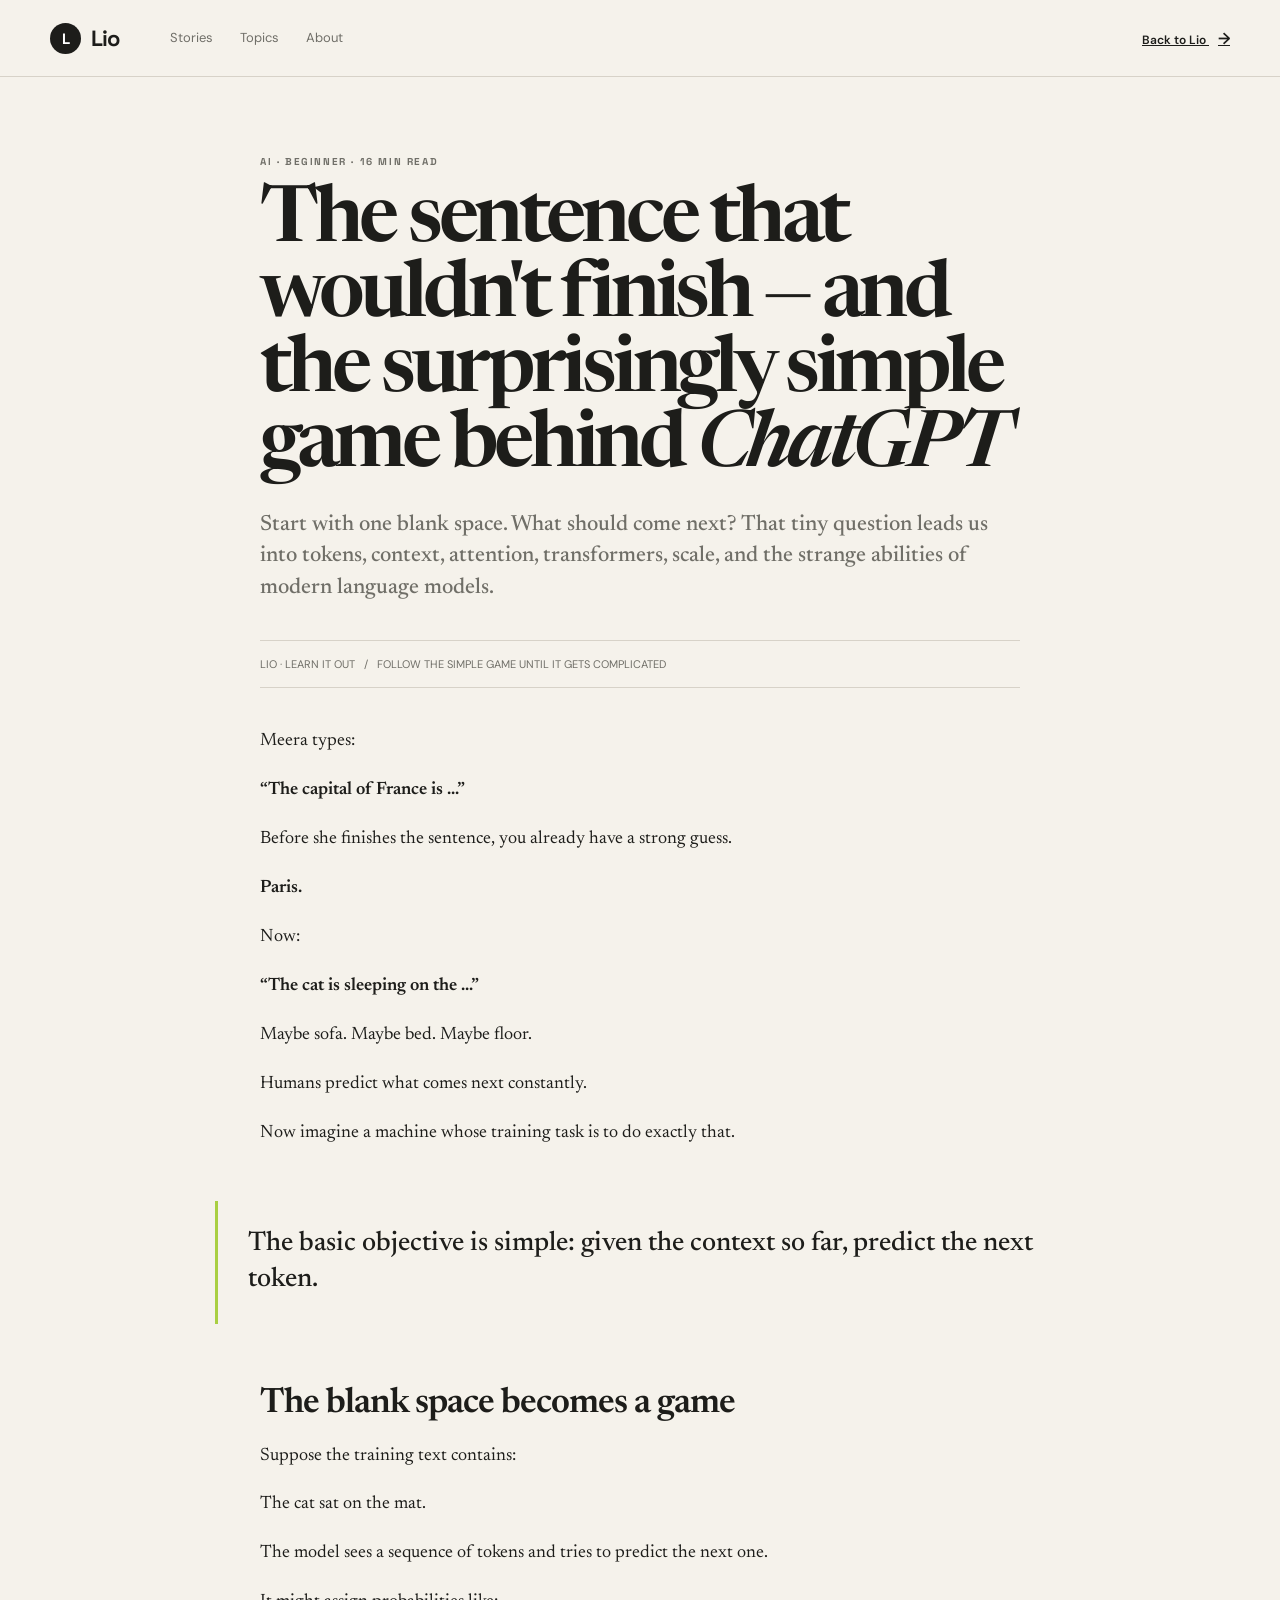
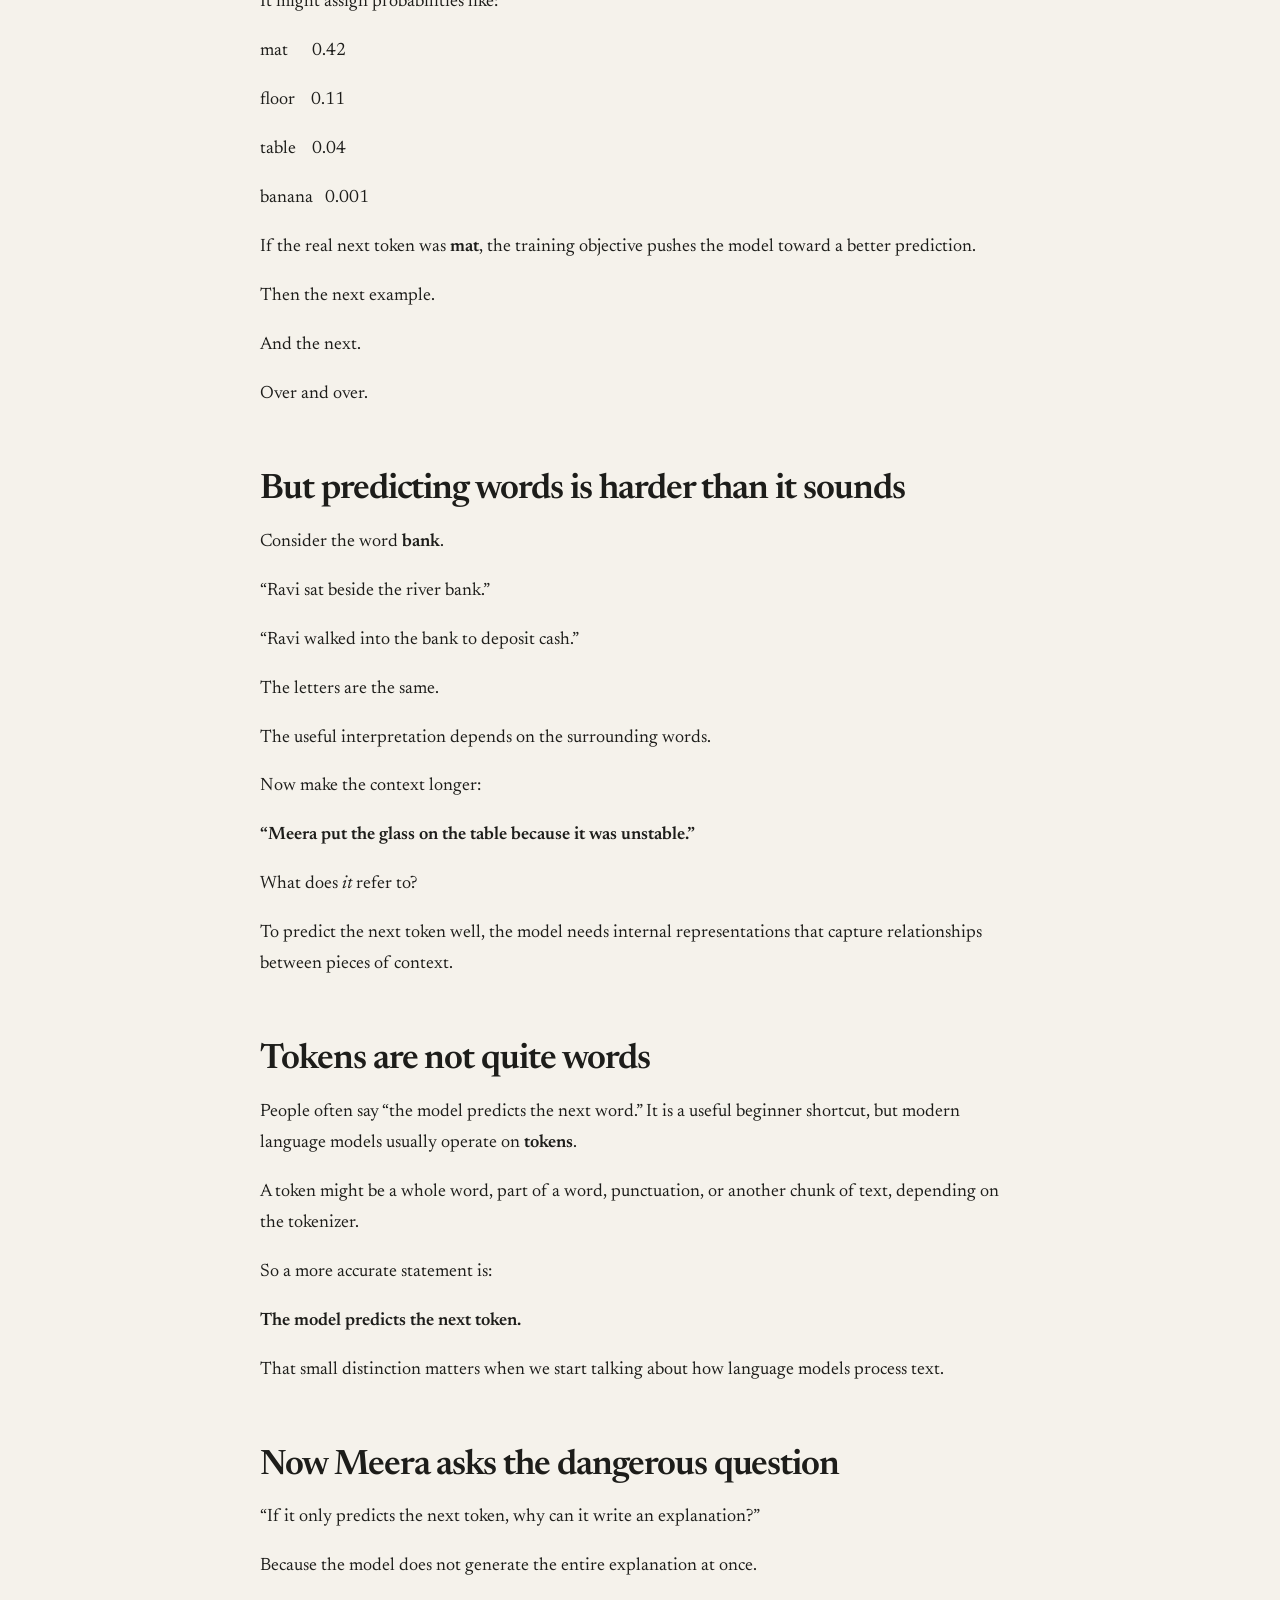
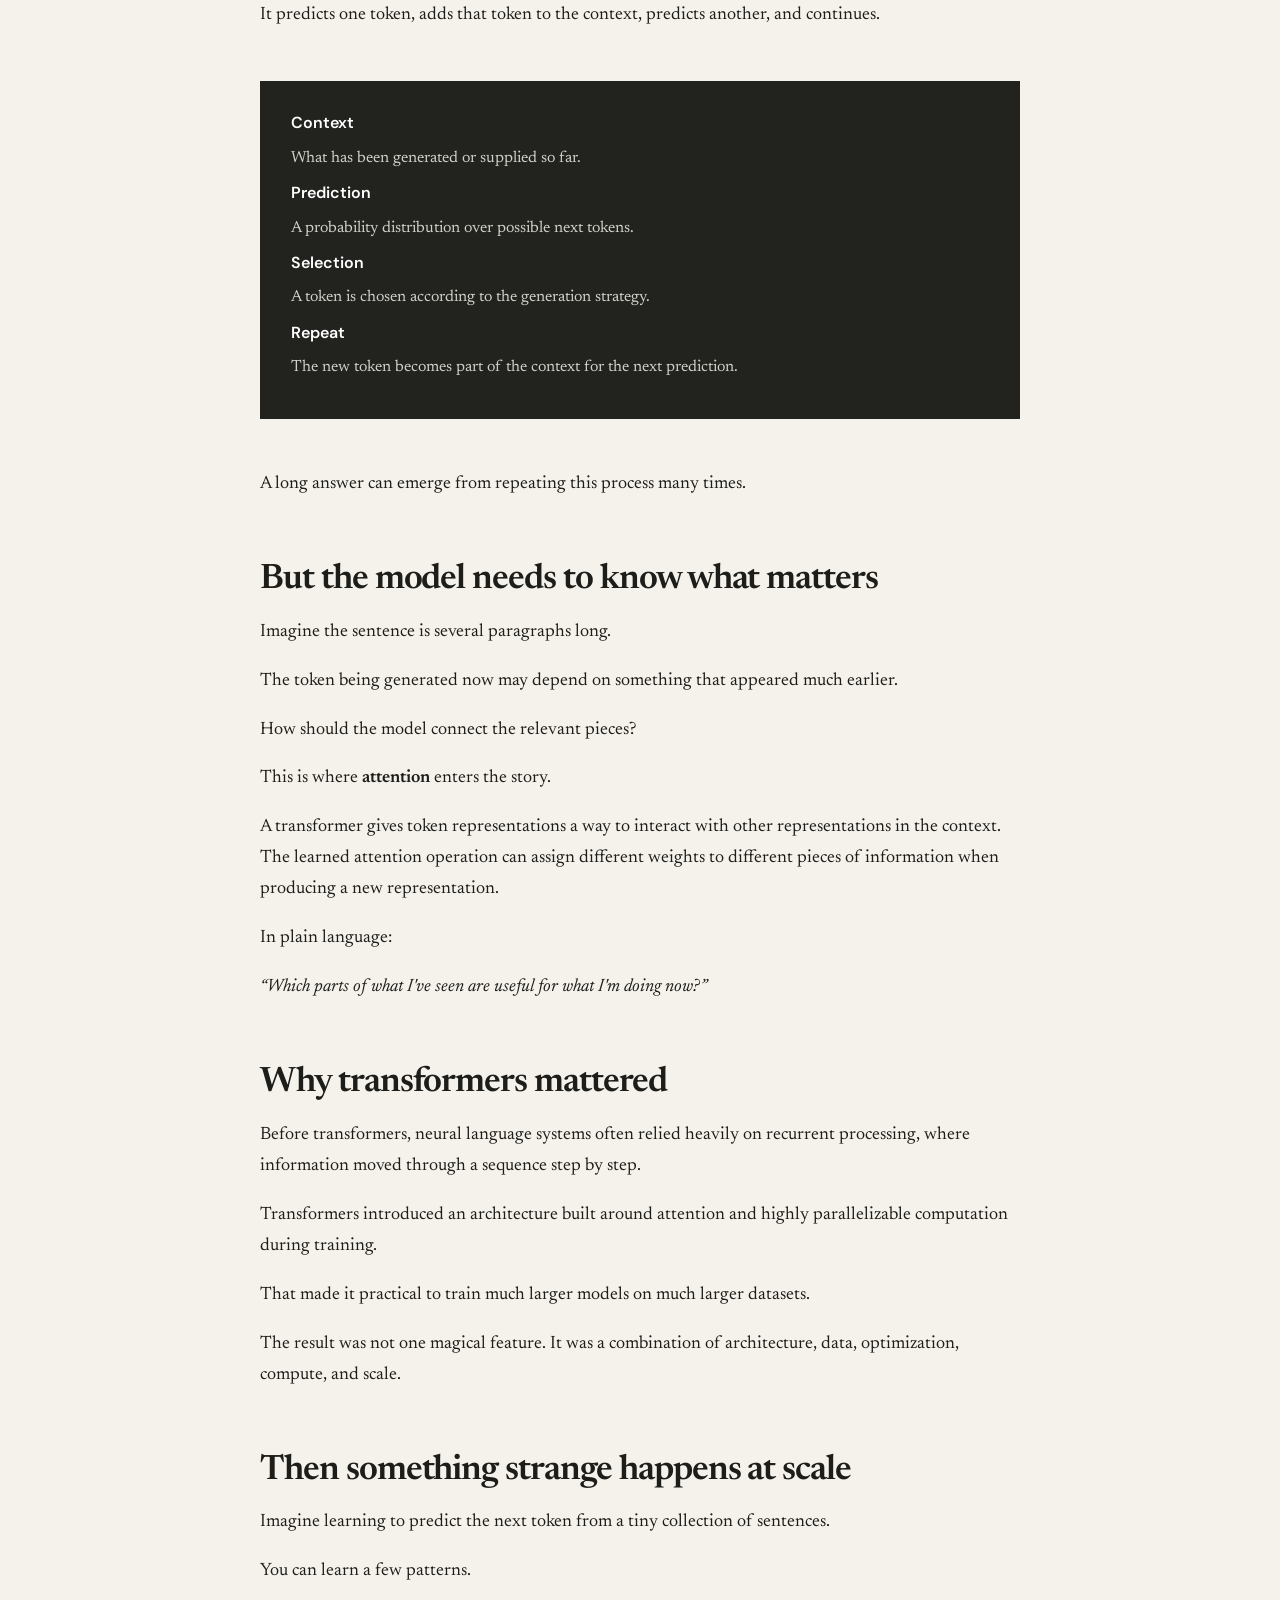
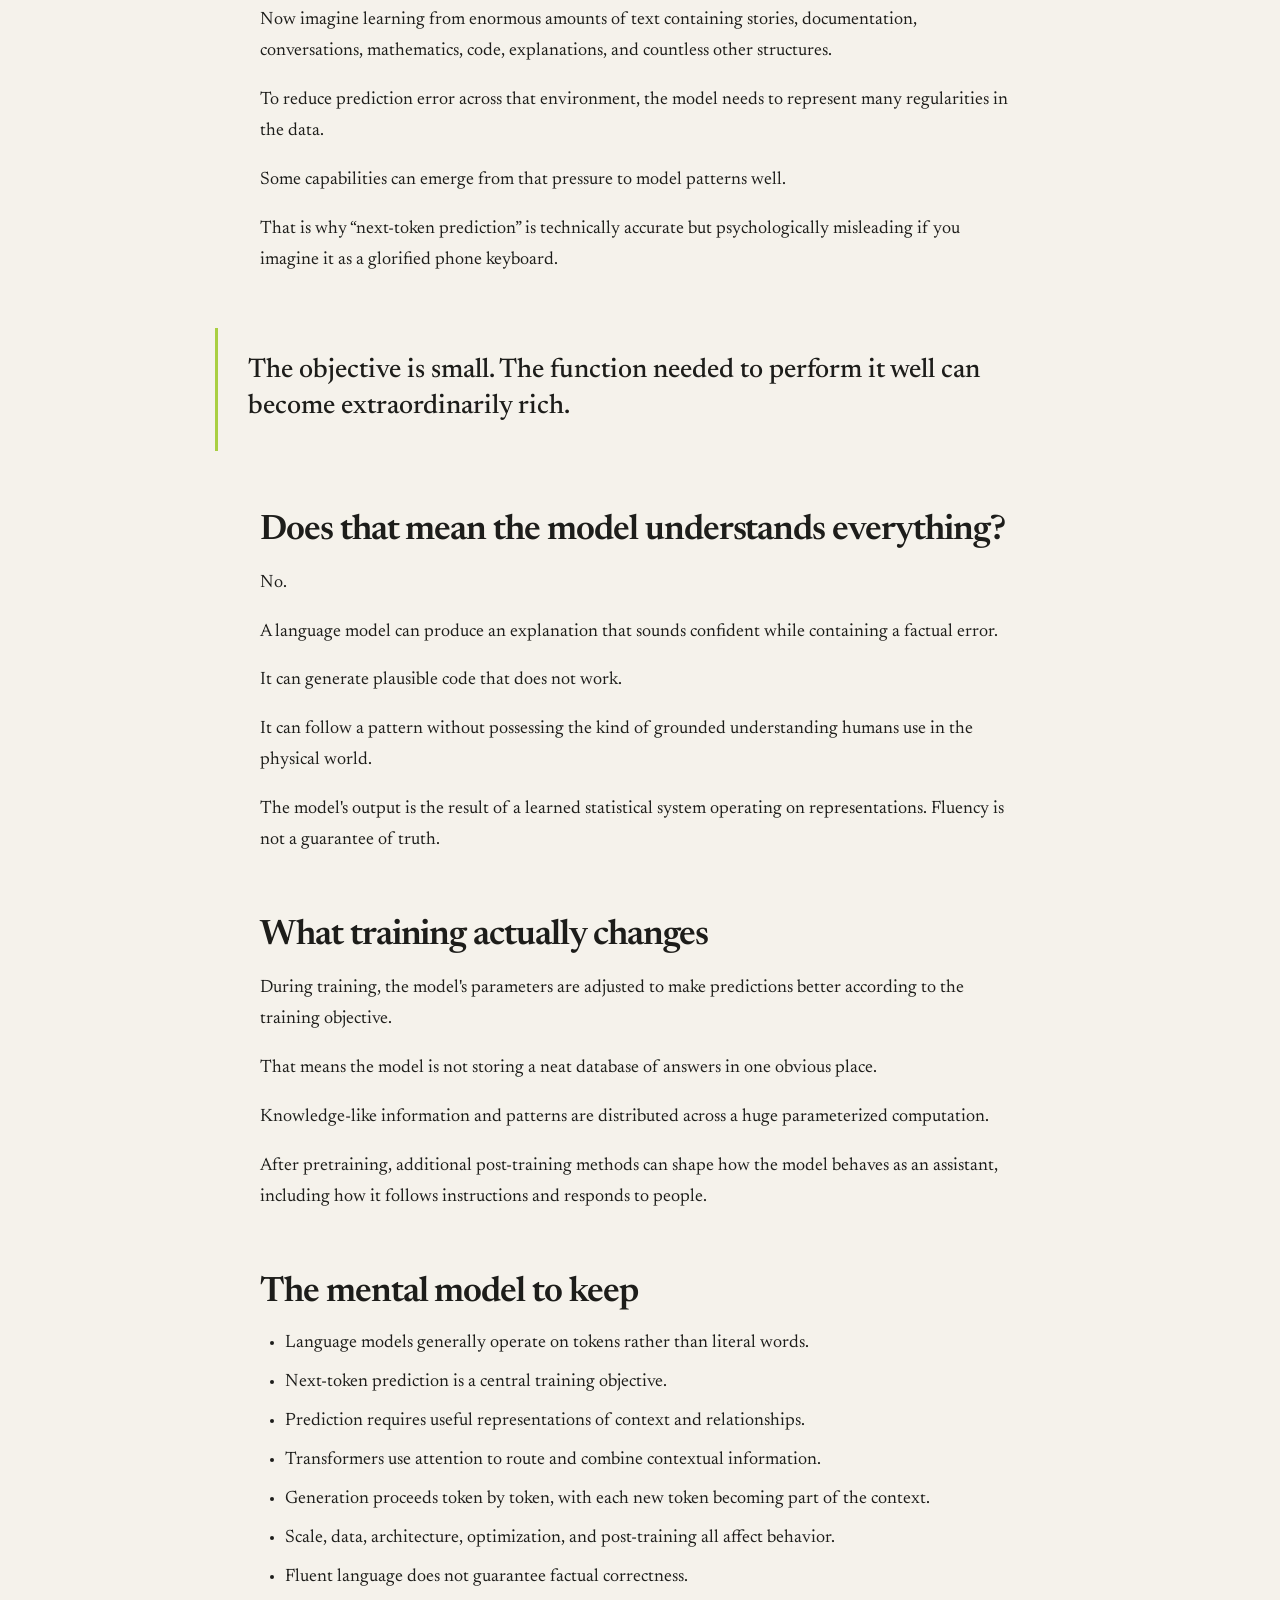
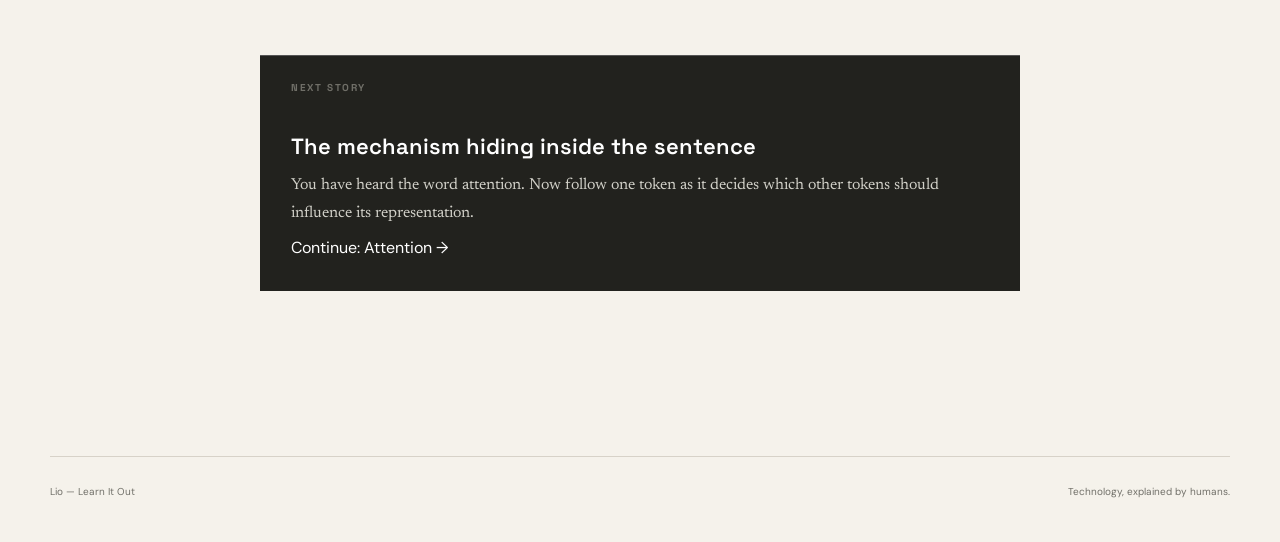
<file: articles/llm-next-word.html>
<!doctype html>
<html lang="en"><head><meta charset="utf-8"><meta name="viewport" content="width=device-width,initial-scale=1"><meta name="description" content="A story-driven beginner guide to next-token prediction, context, transformers, attention, and why language models can do more than autocomplete."><title>The Sentence That Wouldn't Finish — Lio</title><link rel="stylesheet" href="../styles.css"></head>
<body>
<header class="site-header"><div class="nav wrap"><a class="brand" href="../index.html"><span class="brand-mark">L</span><span>Lio</span></a><nav><a href="../index.html#stories">Stories</a><a href="../index.html#topics">Topics</a><a href="../index.html#about">About</a></nav><a class="nav-cta" href="../index.html">Back to Lio <span>→</span></a></div></header>
<main class="wrap"><article class="article">
<span class="kicker">AI · BEGINNER · 16 MIN READ</span>
<h1>The sentence that wouldn't finish — and the surprisingly simple game behind <em>ChatGPT</em></h1>
<p class="dek">Start with one blank space. What should come next? That tiny question leads us into tokens, context, attention, transformers, scale, and the strange abilities of modern language models.</p>
<div class="byline">LIO · LEARN IT OUT &nbsp; / &nbsp; FOLLOW THE SIMPLE GAME UNTIL IT GETS COMPLICATED</div>

<p>Meera types:</p>
<p><strong>“The capital of France is …”</strong></p>
<p>Before she finishes the sentence, you already have a strong guess.</p>
<p><strong>Paris.</strong></p>
<p>Now:</p>
<p><strong>“The cat is sleeping on the …”</strong></p>
<p>Maybe sofa. Maybe bed. Maybe floor.</p>
<p>Humans predict what comes next constantly.</p>
<p>Now imagine a machine whose training task is to do exactly that.</p>

<div class="pullquote">The basic objective is simple: given the context so far, predict the next token.</div>

<h2>The blank space becomes a game</h2>
<p>Suppose the training text contains:</p>
<div class="code-story"><p>The cat sat on the mat.</p></div>
<p>The model sees a sequence of tokens and tries to predict the next one.</p>
<p>It might assign probabilities like:</p>
<div class="code-story"><p>mat&nbsp;&nbsp;&nbsp;&nbsp;&nbsp;&nbsp;0.42</p><p>floor&nbsp;&nbsp;&nbsp;&nbsp;0.11</p><p>table&nbsp;&nbsp;&nbsp;&nbsp;0.04</p><p>banana&nbsp;&nbsp;&nbsp;0.001</p></div>
<p>If the real next token was <strong>mat</strong>, the training objective pushes the model toward a better prediction.</p>
<p>Then the next example.</p>
<p>And the next.</p>
<p>Over and over.</p>

<h2>But predicting words is harder than it sounds</h2>
<p>Consider the word <strong>bank</strong>.</p>
<p>“Ravi sat beside the river bank.”</p>
<p>“Ravi walked into the bank to deposit cash.”</p>
<p>The letters are the same.</p>
<p>The useful interpretation depends on the surrounding words.</p>
<p>Now make the context longer:</p>
<p><strong>“Meera put the glass on the table because it was unstable.”</strong></p>
<p>What does <em>it</em> refer to?</p>
<p>To predict the next token well, the model needs internal representations that capture relationships between pieces of context.</p>

<h2>Tokens are not quite words</h2>
<p>People often say “the model predicts the next word.” It is a useful beginner shortcut, but modern language models usually operate on <strong>tokens</strong>.</p>
<p>A token might be a whole word, part of a word, punctuation, or another chunk of text, depending on the tokenizer.</p>
<p>So a more accurate statement is:</p>
<p><strong>The model predicts the next token.</strong></p>
<p>That small distinction matters when we start talking about how language models process text.</p>

<h2>Now Meera asks the dangerous question</h2>
<p>“If it only predicts the next token, why can it write an explanation?”</p>
<p>Because the model does not generate the entire explanation at once.</p>
<p>It predicts one token, adds that token to the context, predicts another, and continues.</p>
<div class="lesson"><strong>Context</strong><p>What has been generated or supplied so far.</p><strong>Prediction</strong><p>A probability distribution over possible next tokens.</p><strong>Selection</strong><p>A token is chosen according to the generation strategy.</p><strong>Repeat</strong><p>The new token becomes part of the context for the next prediction.</p></div>
<p>A long answer can emerge from repeating this process many times.</p>

<h2>But the model needs to know what matters</h2>
<p>Imagine the sentence is several paragraphs long.</p>
<p>The token being generated now may depend on something that appeared much earlier.</p>
<p>How should the model connect the relevant pieces?</p>
<p>This is where <strong>attention</strong> enters the story.</p>
<p>A transformer gives token representations a way to interact with other representations in the context. The learned attention operation can assign different weights to different pieces of information when producing a new representation.</p>
<p>In plain language:</p>
<p><em>“Which parts of what I've seen are useful for what I'm doing now?”</em></p>

<h2>Why transformers mattered</h2>
<p>Before transformers, neural language systems often relied heavily on recurrent processing, where information moved through a sequence step by step.</p>
<p>Transformers introduced an architecture built around attention and highly parallelizable computation during training.</p>
<p>That made it practical to train much larger models on much larger datasets.</p>
<p>The result was not one magical feature. It was a combination of architecture, data, optimization, compute, and scale.</p>

<h2>Then something strange happens at scale</h2>
<p>Imagine learning to predict the next token from a tiny collection of sentences.</p>
<p>You can learn a few patterns.</p>
<p>Now imagine learning from enormous amounts of text containing stories, documentation, conversations, mathematics, code, explanations, and countless other structures.</p>
<p>To reduce prediction error across that environment, the model needs to represent many regularities in the data.</p>
<p>Some capabilities can emerge from that pressure to model patterns well.</p>
<p>That is why “next-token prediction” is technically accurate but psychologically misleading if you imagine it as a glorified phone keyboard.</p>

<div class="pullquote">The objective is small. The function needed to perform it well can become extraordinarily rich.</div>

<h2>Does that mean the model understands everything?</h2>
<p>No.</p>
<p>A language model can produce an explanation that sounds confident while containing a factual error.</p>
<p>It can generate plausible code that does not work.</p>
<p>It can follow a pattern without possessing the kind of grounded understanding humans use in the physical world.</p>
<p>The model's output is the result of a learned statistical system operating on representations. Fluency is not a guarantee of truth.</p>

<h2>What training actually changes</h2>
<p>During training, the model's parameters are adjusted to make predictions better according to the training objective.</p>
<p>That means the model is not storing a neat database of answers in one obvious place.</p>
<p>Knowledge-like information and patterns are distributed across a huge parameterized computation.</p>
<p>After pretraining, additional post-training methods can shape how the model behaves as an assistant, including how it follows instructions and responds to people.</p>

<h2>The mental model to keep</h2>
<ul><li>Language models generally operate on tokens rather than literal words.</li><li>Next-token prediction is a central training objective.</li><li>Prediction requires useful representations of context and relationships.</li><li>Transformers use attention to route and combine contextual information.</li><li>Generation proceeds token by token, with each new token becoming part of the context.</li><li>Scale, data, architecture, optimization, and post-training all affect behavior.</li><li>Fluent language does not guarantee factual correctness.</li></ul>

<div class="next lesson"><span class="kicker">NEXT STORY</span><h3>The mechanism hiding inside the sentence</h3><p>You have heard the word attention. Now follow one token as it decides which other tokens should influence its representation.</p><a href="attention.html">Continue: Attention →</a></div>
</article></main>
<footer class="footer wrap"><span>Lio — Learn It Out</span><span>Technology, explained by humans.</span></footer><script src="../app.js"></script>
</body></html>
</file>
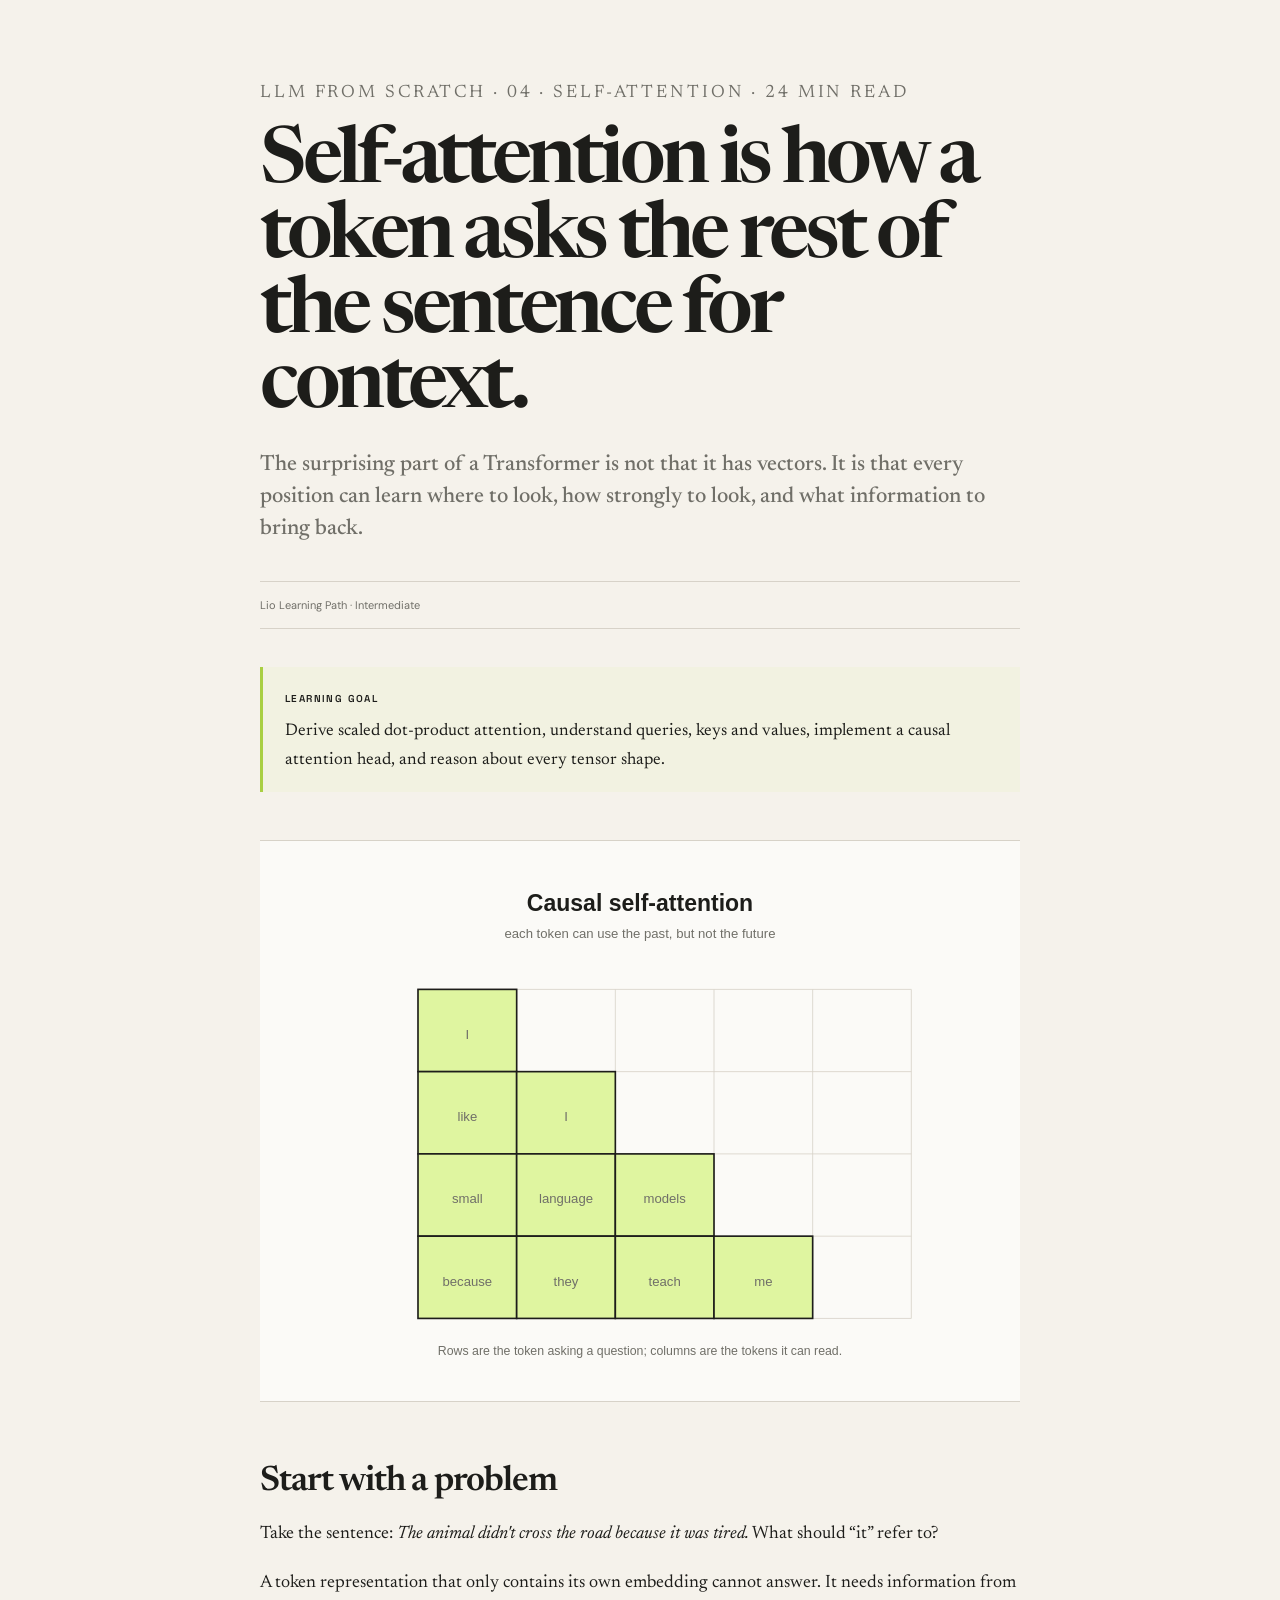
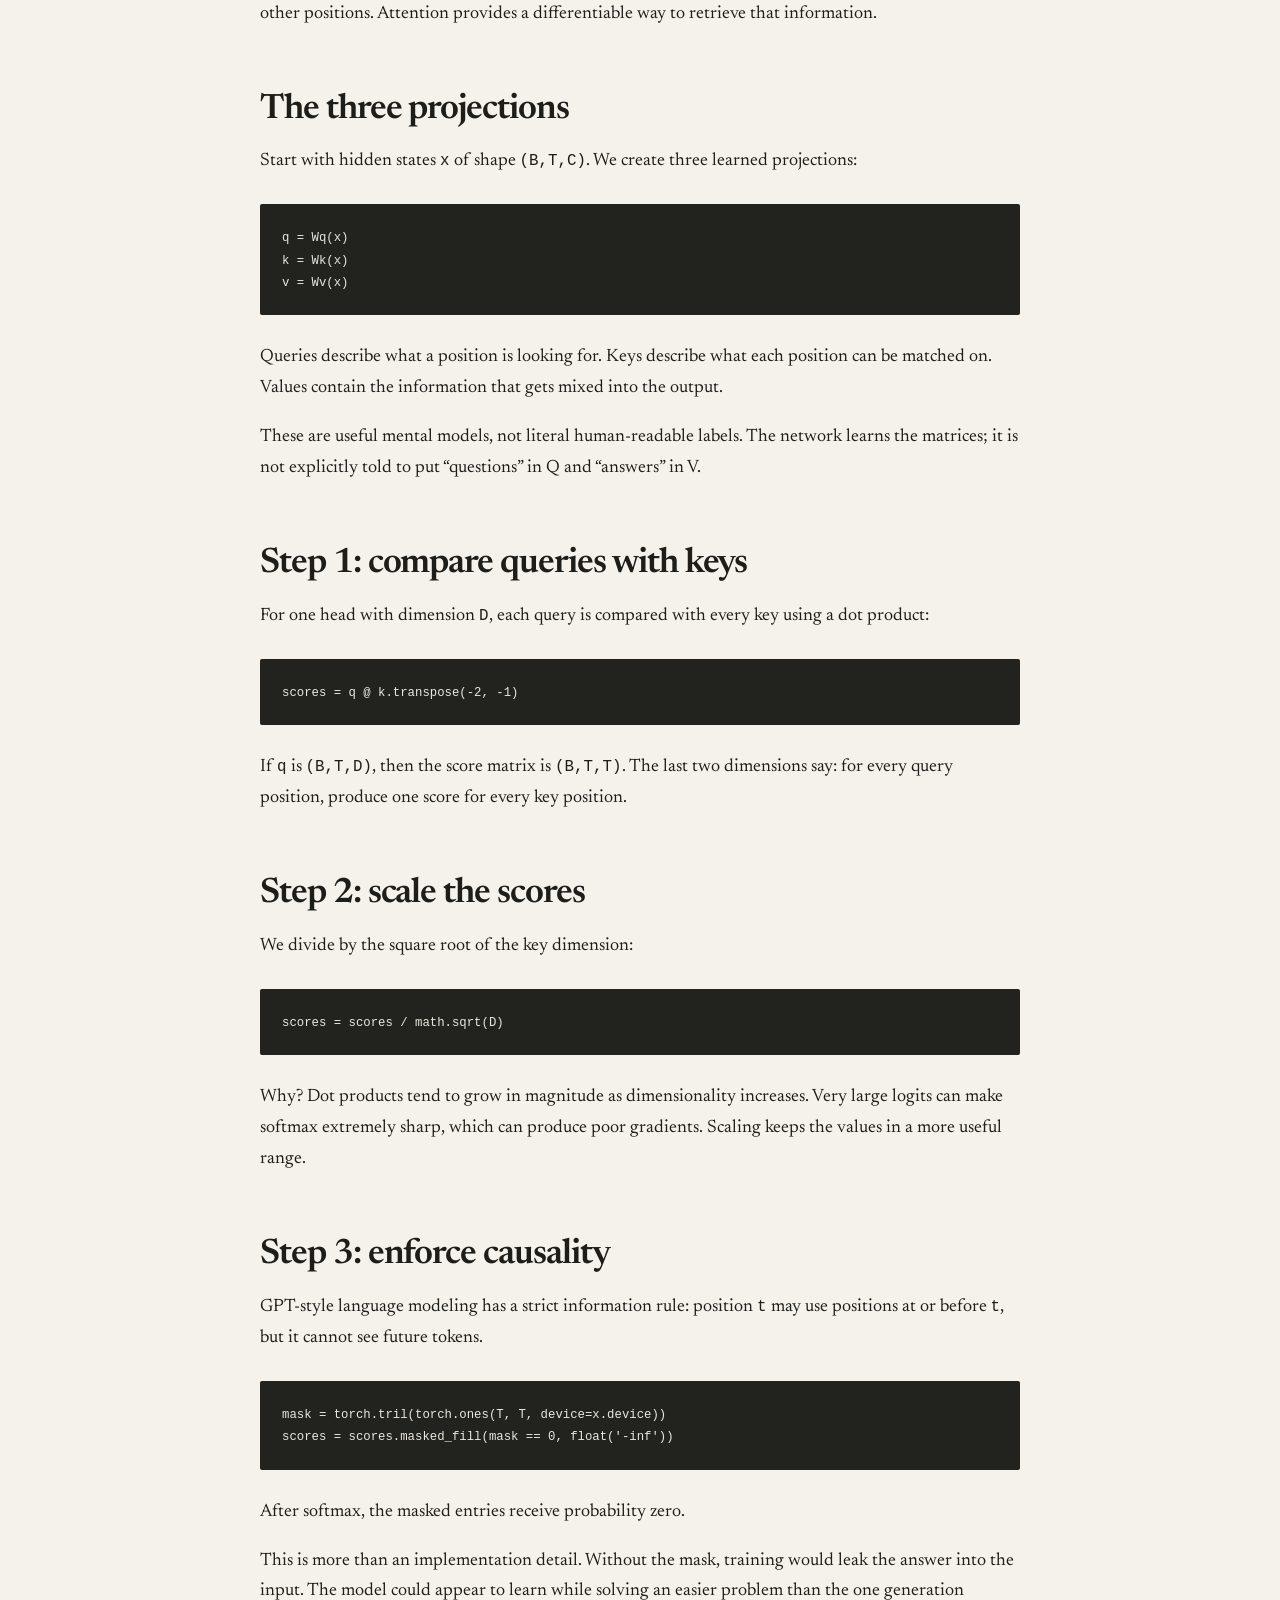
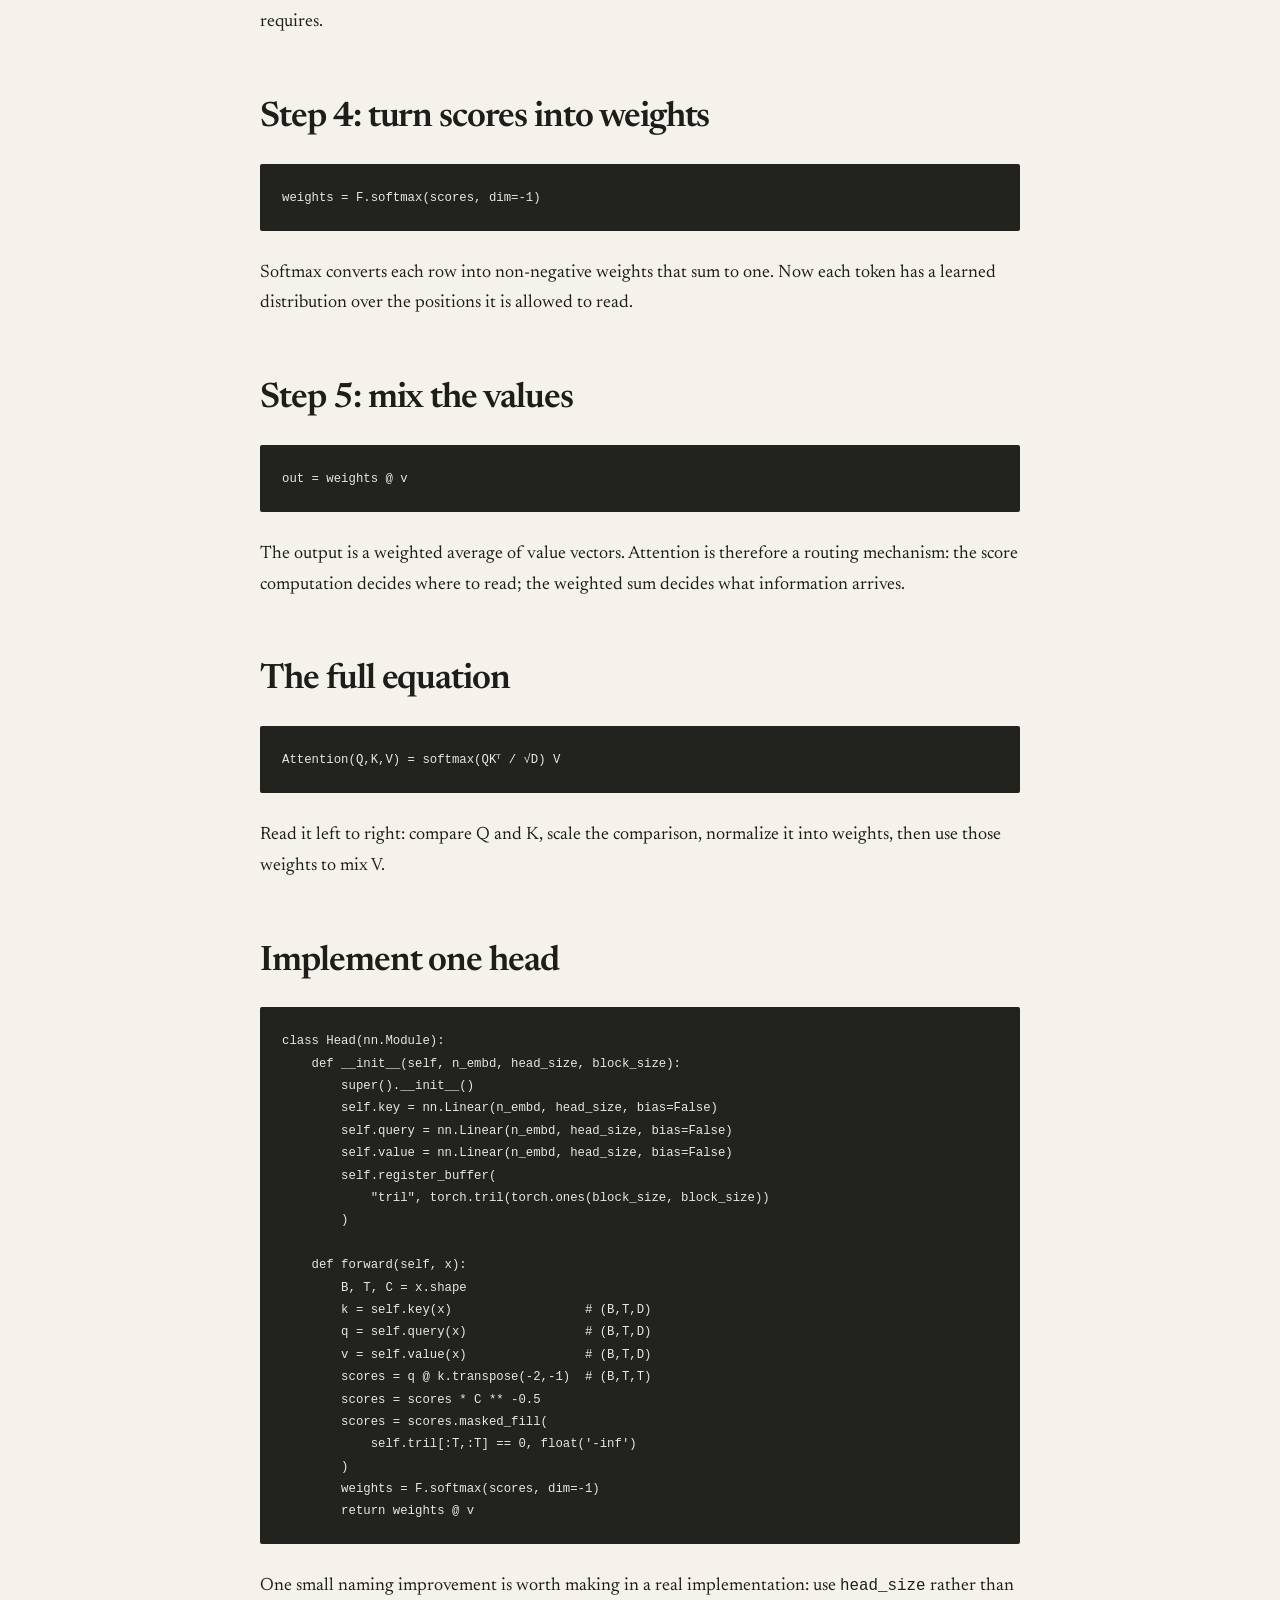
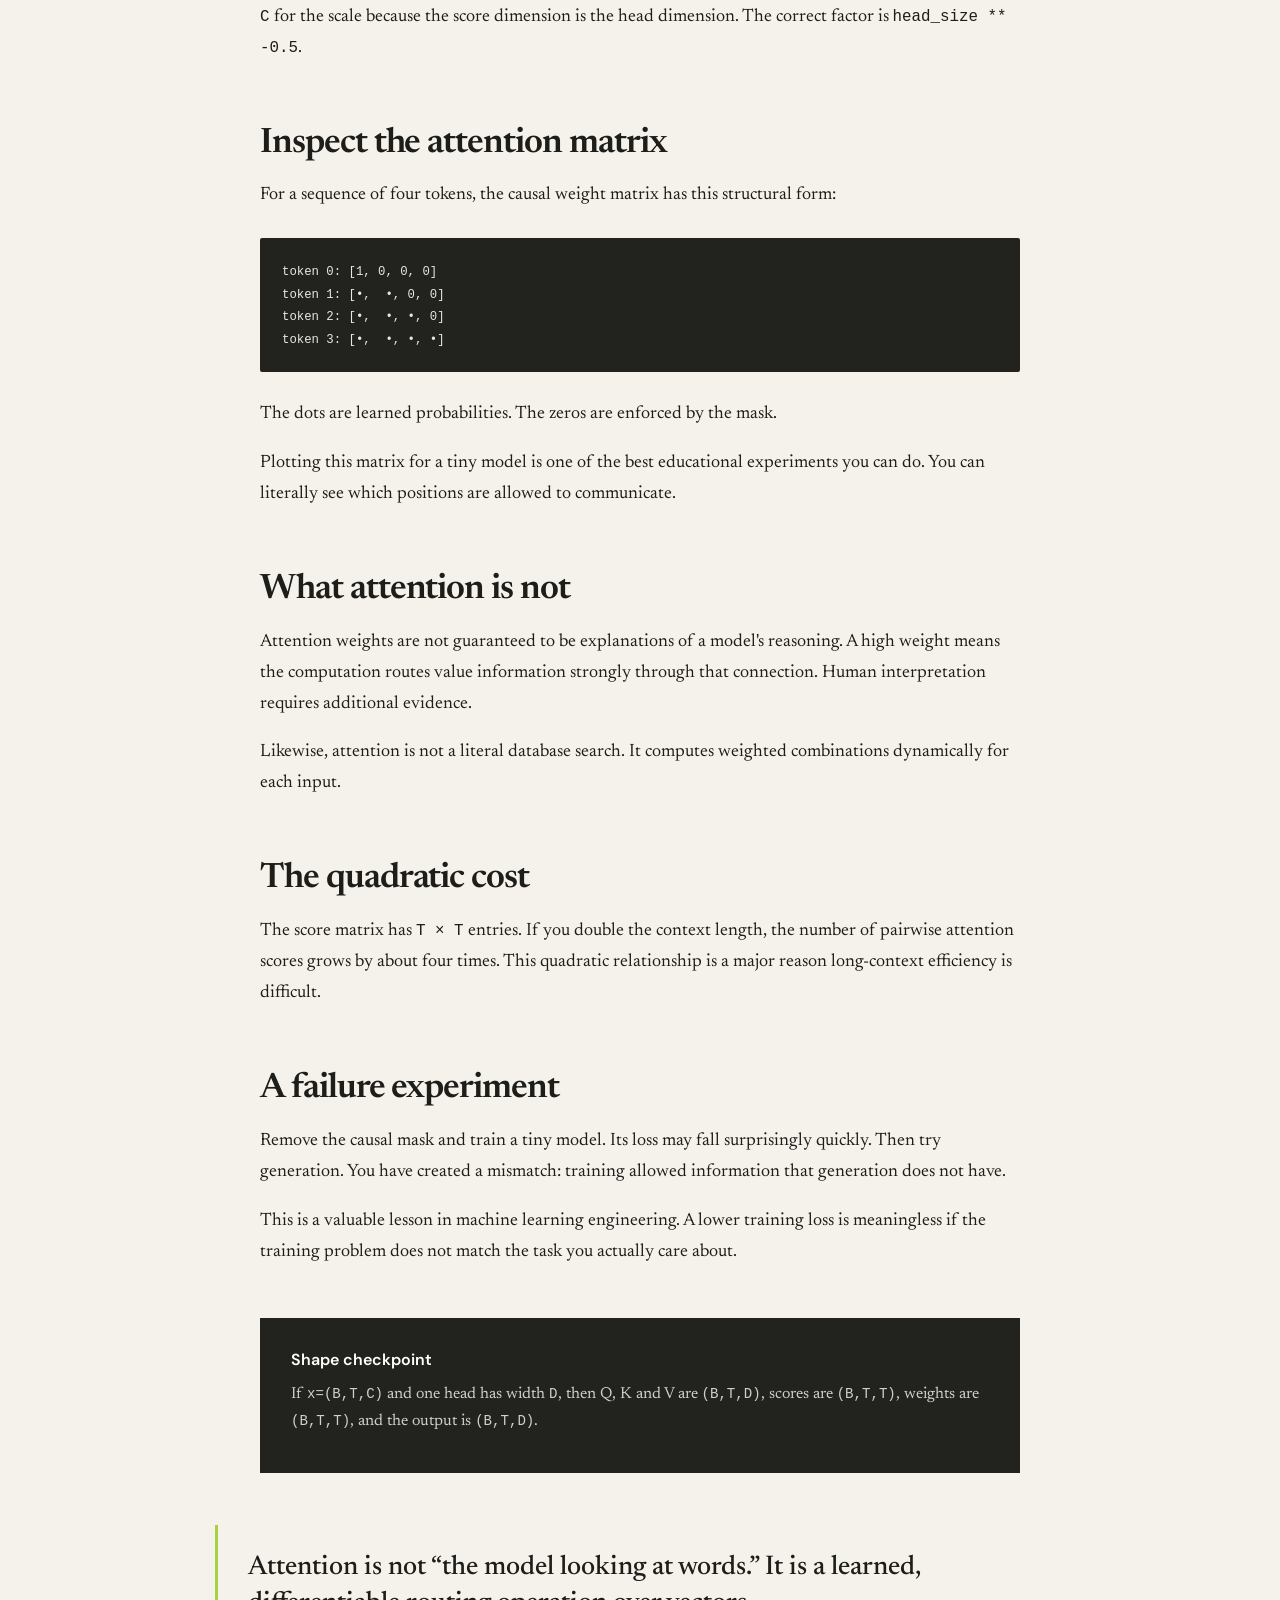
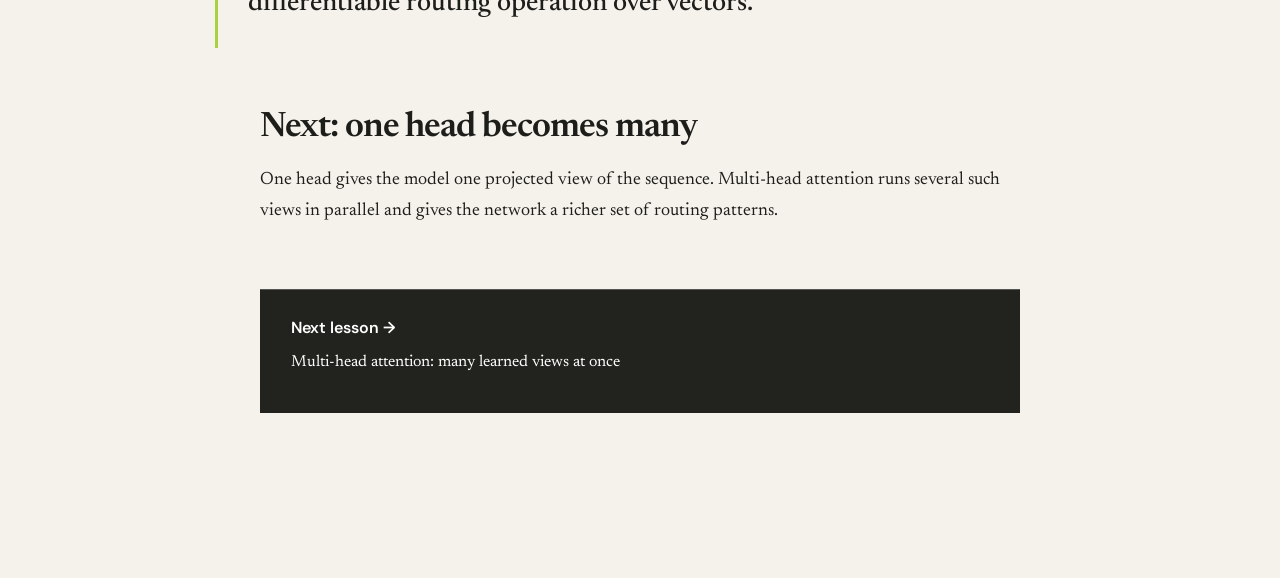
<file: articles/llm-self-attention.html>
<!doctype html><html lang="en"><head><meta charset="utf-8"><meta name="viewport" content="width=device-width,initial-scale=1"><title>Self-Attention From Scratch | Lio</title><link rel="stylesheet" href="../styles.css"></head><body><div class="reading-progress"><span></span></div><main class="article wrap"><p class="kicker">LLM FROM SCRATCH · 04 · SELF-ATTENTION · 24 MIN READ</p><h1>Self-attention is how a token asks the rest of the sentence for context.</h1><p class="dek">The surprising part of a Transformer is not that it has vectors. It is that every position can learn where to look, how strongly to look, and what information to bring back.</p><div class="byline">Lio Learning Path · Intermediate</div><div class="article-intro"><strong>Learning goal</strong><p>Derive scaled dot-product attention, understand queries, keys and values, implement a causal attention head, and reason about every tensor shape.</p></div><div class="lead-visual"><img src="../assets/attention.svg" alt="Causal attention matrix showing each position attending only to itself and earlier positions"></div><h2>Start with a problem</h2><p>Take the sentence: <em>The animal didn't cross the road because it was tired.</em> What should “it” refer to?</p><p>A token representation that only contains its own embedding cannot answer. It needs information from other positions. Attention provides a differentiable way to retrieve that information.</p><h2>The three projections</h2><p>Start with hidden states <code>x</code> of shape <code>(B,T,C)</code>. We create three learned projections:</p><pre><code>q = Wq(x)
k = Wk(x)
v = Wv(x)</code></pre><p>Queries describe what a position is looking for. Keys describe what each position can be matched on. Values contain the information that gets mixed into the output.</p><p>These are useful mental models, not literal human-readable labels. The network learns the matrices; it is not explicitly told to put “questions” in Q and “answers” in V.</p><h2>Step 1: compare queries with keys</h2><p>For one head with dimension <code>D</code>, each query is compared with every key using a dot product:</p><pre><code>scores = q @ k.transpose(-2, -1)</code></pre><p>If <code>q</code> is <code>(B,T,D)</code>, then the score matrix is <code>(B,T,T)</code>. The last two dimensions say: for every query position, produce one score for every key position.</p><h2>Step 2: scale the scores</h2><p>We divide by the square root of the key dimension:</p><pre><code>scores = scores / math.sqrt(D)</code></pre><p>Why? Dot products tend to grow in magnitude as dimensionality increases. Very large logits can make softmax extremely sharp, which can produce poor gradients. Scaling keeps the values in a more useful range.</p><h2>Step 3: enforce causality</h2><p>GPT-style language modeling has a strict information rule: position <code>t</code> may use positions at or before <code>t</code>, but it cannot see future tokens.</p><pre><code>mask = torch.tril(torch.ones(T, T, device=x.device))
scores = scores.masked_fill(mask == 0, float('-inf'))</code></pre><p>After softmax, the masked entries receive probability zero.</p><p>This is more than an implementation detail. Without the mask, training would leak the answer into the input. The model could appear to learn while solving an easier problem than the one generation requires.</p><h2>Step 4: turn scores into weights</h2><pre><code>weights = F.softmax(scores, dim=-1)</code></pre><p>Softmax converts each row into non-negative weights that sum to one. Now each token has a learned distribution over the positions it is allowed to read.</p><h2>Step 5: mix the values</h2><pre><code>out = weights @ v</code></pre><p>The output is a weighted average of value vectors. Attention is therefore a routing mechanism: the score computation decides where to read; the weighted sum decides what information arrives.</p><h2>The full equation</h2><pre><code>Attention(Q,K,V) = softmax(QKᵀ / √D) V</code></pre><p>Read it left to right: compare Q and K, scale the comparison, normalize it into weights, then use those weights to mix V.</p><h2>Implement one head</h2><pre><code>class Head(nn.Module):
    def __init__(self, n_embd, head_size, block_size):
        super().__init__()
        self.key = nn.Linear(n_embd, head_size, bias=False)
        self.query = nn.Linear(n_embd, head_size, bias=False)
        self.value = nn.Linear(n_embd, head_size, bias=False)
        self.register_buffer(
            "tril", torch.tril(torch.ones(block_size, block_size))
        )

    def forward(self, x):
        B, T, C = x.shape
        k = self.key(x)                  # (B,T,D)
        q = self.query(x)                # (B,T,D)
        v = self.value(x)                # (B,T,D)
        scores = q @ k.transpose(-2,-1)  # (B,T,T)
        scores = scores * C ** -0.5
        scores = scores.masked_fill(
            self.tril[:T,:T] == 0, float('-inf')
        )
        weights = F.softmax(scores, dim=-1)
        return weights @ v</code></pre><p>One small naming improvement is worth making in a real implementation: use <code>head_size</code> rather than <code>C</code> for the scale because the score dimension is the head dimension. The correct factor is <code>head_size ** -0.5</code>.</p><h2>Inspect the attention matrix</h2><p>For a sequence of four tokens, the causal weight matrix has this structural form:</p><pre><code>token 0: [1, 0, 0, 0]
token 1: [•,  •, 0, 0]
token 2: [•,  •, •, 0]
token 3: [•,  •, •, •]</code></pre><p>The dots are learned probabilities. The zeros are enforced by the mask.</p><p>Plotting this matrix for a tiny model is one of the best educational experiments you can do. You can literally see which positions are allowed to communicate.</p><h2>What attention is not</h2><p>Attention weights are not guaranteed to be explanations of a model's reasoning. A high weight means the computation routes value information strongly through that connection. Human interpretation requires additional evidence.</p><p>Likewise, attention is not a literal database search. It computes weighted combinations dynamically for each input.</p><h2>The quadratic cost</h2><p>The score matrix has <code>T × T</code> entries. If you double the context length, the number of pairwise attention scores grows by about four times. This quadratic relationship is a major reason long-context efficiency is difficult.</p><h2>A failure experiment</h2><p>Remove the causal mask and train a tiny model. Its loss may fall surprisingly quickly. Then try generation. You have created a mismatch: training allowed information that generation does not have.</p><p>This is a valuable lesson in machine learning engineering. A lower training loss is meaningless if the training problem does not match the task you actually care about.</p><div class="lesson"><strong>Shape checkpoint</strong><p>If <code>x=(B,T,C)</code> and one head has width <code>D</code>, then Q, K and V are <code>(B,T,D)</code>, scores are <code>(B,T,T)</code>, weights are <code>(B,T,T)</code>, and the output is <code>(B,T,D)</code>.</p></div><div class="pullquote">Attention is not “the model looking at words.” It is a learned, differentiable routing operation over vectors.</div><h2>Next: one head becomes many</h2><p>One head gives the model one projected view of the sequence. Multi-head attention runs several such views in parallel and gives the network a richer set of routing patterns.</p><div class="lesson next"><strong>Next lesson →</strong><p><a href="llm-multihead.html">Multi-head attention: many learned views at once</a></p></div></main><script>const bar=document.querySelector('.reading-progress span');addEventListener('scroll',()=>{const h=document.documentElement;bar.style.width=(scrollY/(h.scrollHeight-innerHeight)*100)+'%'});</script></body></html>
</file>
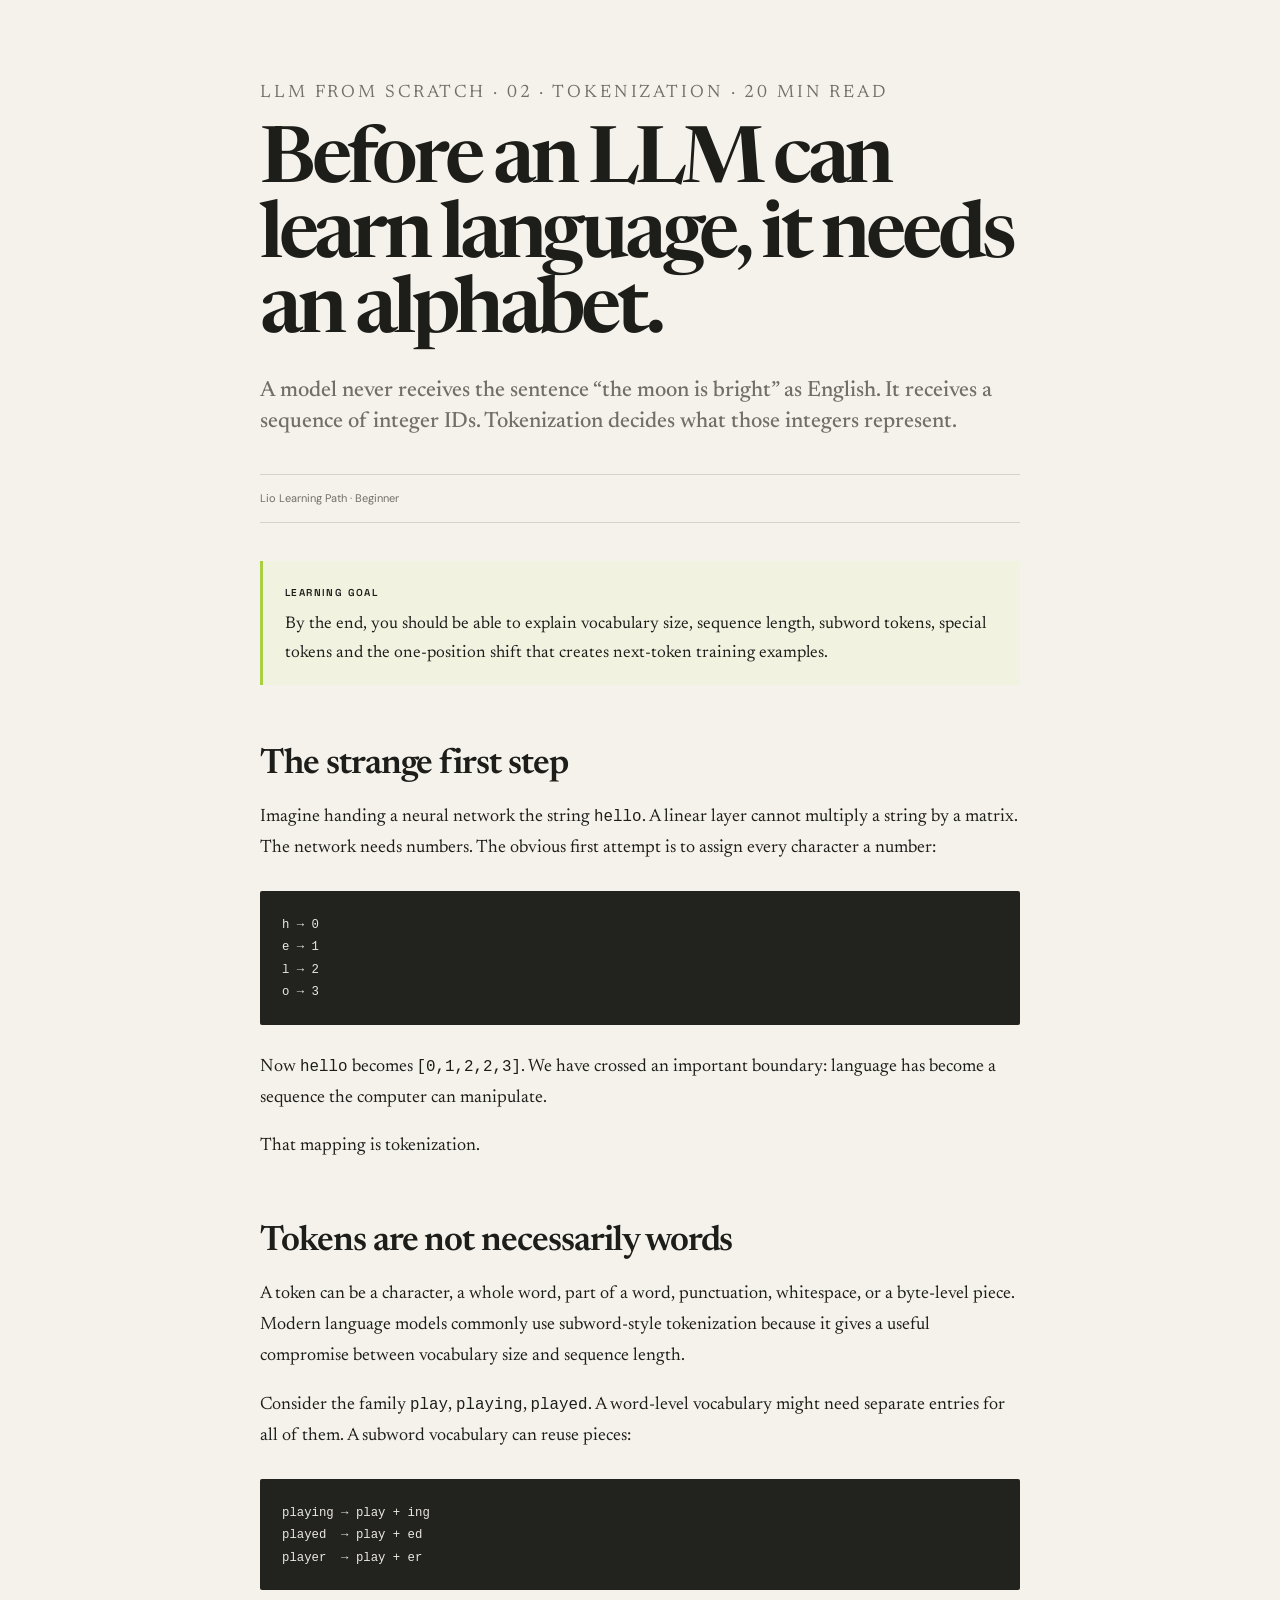
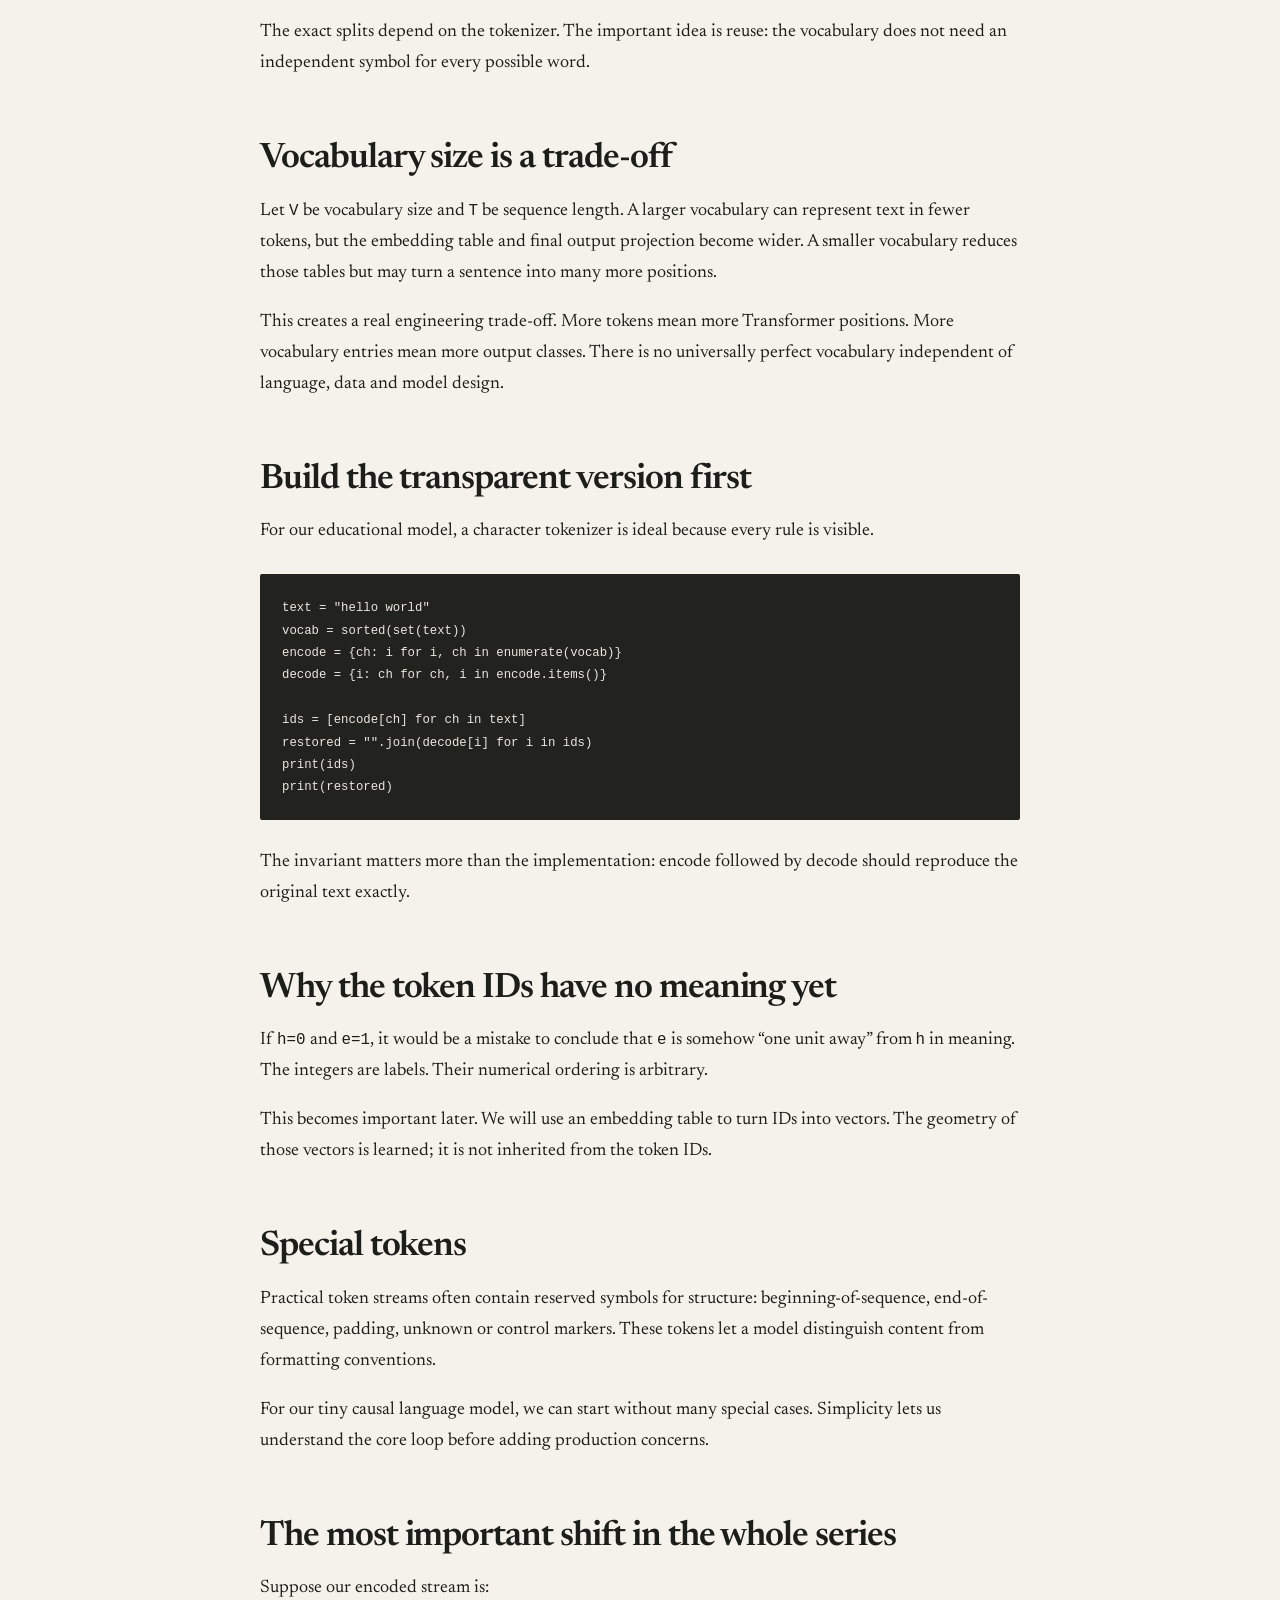
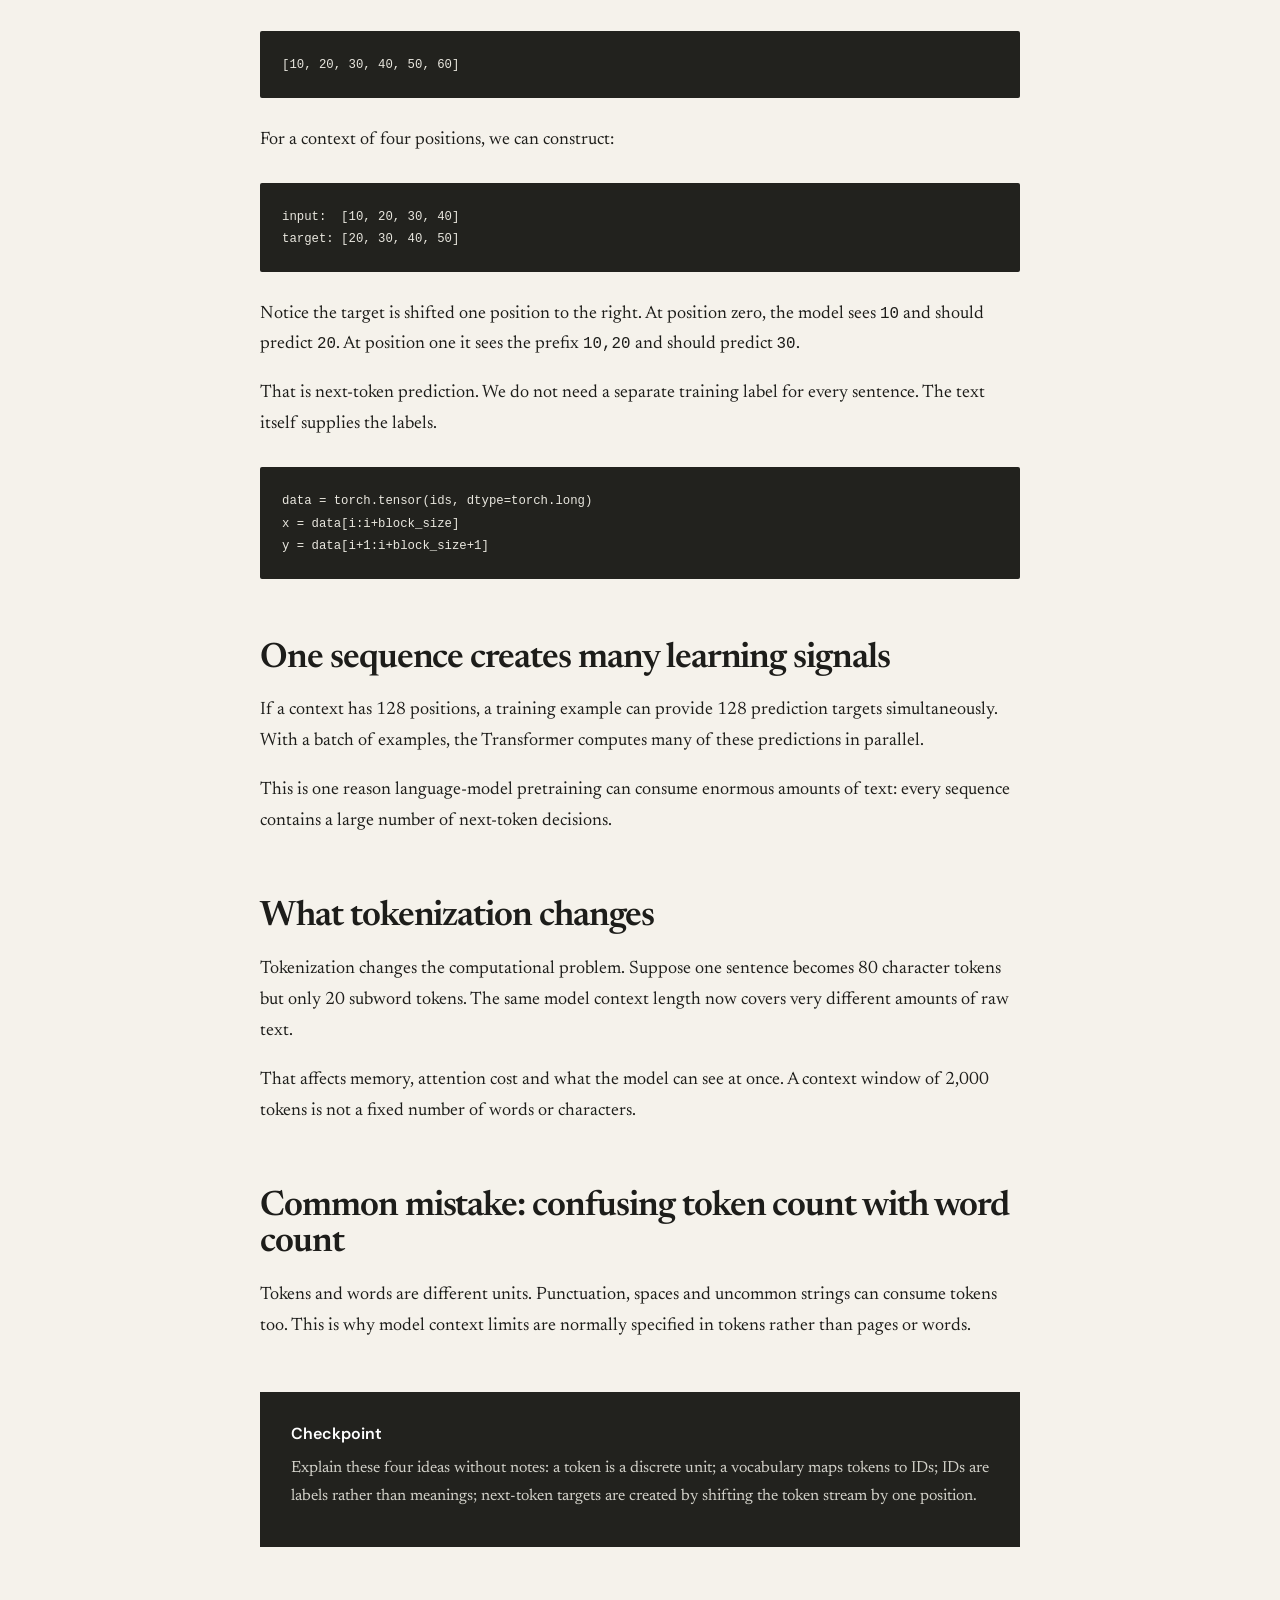
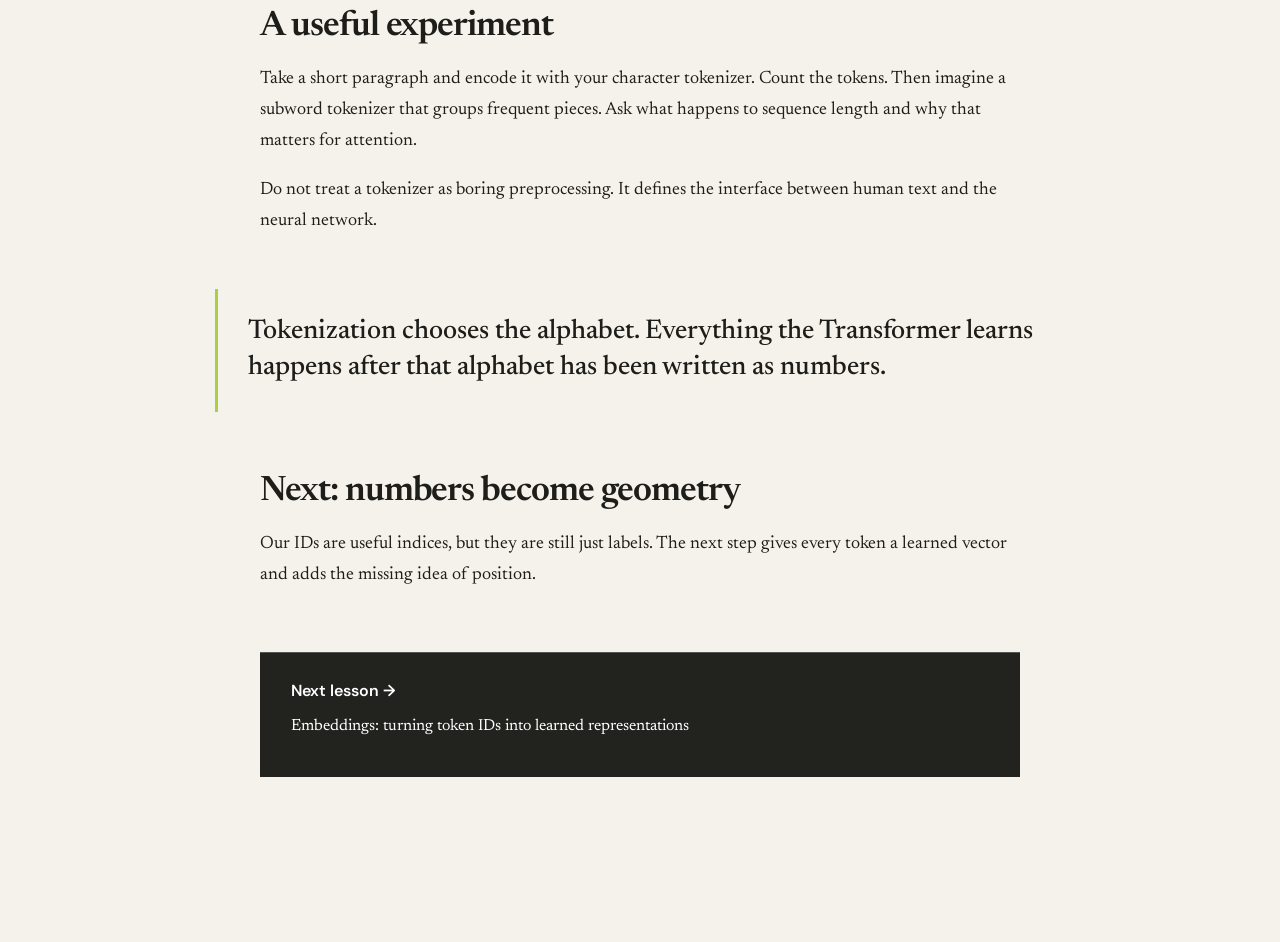
<file: articles/llm-tokenization.html>
<!doctype html><html lang="en"><head><meta charset="utf-8"><meta name="viewport" content="width=device-width,initial-scale=1"><title>Tokenization: How Text Becomes Numbers | Lio</title><link rel="stylesheet" href="../styles.css"></head><body><div class="reading-progress"><span></span></div><main class="article wrap"><p class="kicker">LLM FROM SCRATCH · 02 · TOKENIZATION · 20 MIN READ</p><h1>Before an LLM can learn language, it needs an alphabet.</h1><p class="dek">A model never receives the sentence “the moon is bright” as English. It receives a sequence of integer IDs. Tokenization decides what those integers represent.</p><div class="byline">Lio Learning Path · Beginner</div><div class="article-intro"><strong>Learning goal</strong><p>By the end, you should be able to explain vocabulary size, sequence length, subword tokens, special tokens and the one-position shift that creates next-token training examples.</p></div><h2>The strange first step</h2><p>Imagine handing a neural network the string <code>hello</code>. A linear layer cannot multiply a string by a matrix. The network needs numbers. The obvious first attempt is to assign every character a number:</p><pre><code>h → 0
e → 1
l → 2
o → 3</code></pre><p>Now <code>hello</code> becomes <code>[0,1,2,2,3]</code>. We have crossed an important boundary: language has become a sequence the computer can manipulate.</p><p>That mapping is tokenization.</p><h2>Tokens are not necessarily words</h2><p>A token can be a character, a whole word, part of a word, punctuation, whitespace, or a byte-level piece. Modern language models commonly use subword-style tokenization because it gives a useful compromise between vocabulary size and sequence length.</p><p>Consider the family <code>play</code>, <code>playing</code>, <code>played</code>. A word-level vocabulary might need separate entries for all of them. A subword vocabulary can reuse pieces:</p><pre><code>playing → play + ing
played  → play + ed
player  → play + er</code></pre><p>The exact splits depend on the tokenizer. The important idea is reuse: the vocabulary does not need an independent symbol for every possible word.</p><h2>Vocabulary size is a trade-off</h2><p>Let <code>V</code> be vocabulary size and <code>T</code> be sequence length. A larger vocabulary can represent text in fewer tokens, but the embedding table and final output projection become wider. A smaller vocabulary reduces those tables but may turn a sentence into many more positions.</p><p>This creates a real engineering trade-off. More tokens mean more Transformer positions. More vocabulary entries mean more output classes. There is no universally perfect vocabulary independent of language, data and model design.</p><h2>Build the transparent version first</h2><p>For our educational model, a character tokenizer is ideal because every rule is visible.</p><pre><code>text = "hello world"
vocab = sorted(set(text))
encode = {ch: i for i, ch in enumerate(vocab)}
decode = {i: ch for ch, i in encode.items()}

ids = [encode[ch] for ch in text]
restored = "".join(decode[i] for i in ids)
print(ids)
print(restored)</code></pre><p>The invariant matters more than the implementation: encode followed by decode should reproduce the original text exactly.</p><h2>Why the token IDs have no meaning yet</h2><p>If <code>h=0</code> and <code>e=1</code>, it would be a mistake to conclude that <code>e</code> is somehow “one unit away” from <code>h</code> in meaning. The integers are labels. Their numerical ordering is arbitrary.</p><p>This becomes important later. We will use an embedding table to turn IDs into vectors. The geometry of those vectors is learned; it is not inherited from the token IDs.</p><h2>Special tokens</h2><p>Practical token streams often contain reserved symbols for structure: beginning-of-sequence, end-of-sequence, padding, unknown or control markers. These tokens let a model distinguish content from formatting conventions.</p><p>For our tiny causal language model, we can start without many special cases. Simplicity lets us understand the core loop before adding production concerns.</p><h2>The most important shift in the whole series</h2><p>Suppose our encoded stream is:</p><pre><code>[10, 20, 30, 40, 50, 60]</code></pre><p>For a context of four positions, we can construct:</p><pre><code>input:  [10, 20, 30, 40]
target: [20, 30, 40, 50]</code></pre><p>Notice the target is shifted one position to the right. At position zero, the model sees <code>10</code> and should predict <code>20</code>. At position one it sees the prefix <code>10,20</code> and should predict <code>30</code>.</p><p>That is next-token prediction. We do not need a separate training label for every sentence. The text itself supplies the labels.</p><pre><code>data = torch.tensor(ids, dtype=torch.long)
x = data[i:i+block_size]
y = data[i+1:i+block_size+1]</code></pre><h2>One sequence creates many learning signals</h2><p>If a context has 128 positions, a training example can provide 128 prediction targets simultaneously. With a batch of examples, the Transformer computes many of these predictions in parallel.</p><p>This is one reason language-model pretraining can consume enormous amounts of text: every sequence contains a large number of next-token decisions.</p><h2>What tokenization changes</h2><p>Tokenization changes the computational problem. Suppose one sentence becomes 80 character tokens but only 20 subword tokens. The same model context length now covers very different amounts of raw text.</p><p>That affects memory, attention cost and what the model can see at once. A context window of 2,000 tokens is not a fixed number of words or characters.</p><h2>Common mistake: confusing token count with word count</h2><p>Tokens and words are different units. Punctuation, spaces and uncommon strings can consume tokens too. This is why model context limits are normally specified in tokens rather than pages or words.</p><div class="lesson"><strong>Checkpoint</strong><p>Explain these four ideas without notes: a token is a discrete unit; a vocabulary maps tokens to IDs; IDs are labels rather than meanings; next-token targets are created by shifting the token stream by one position.</p></div><h2>A useful experiment</h2><p>Take a short paragraph and encode it with your character tokenizer. Count the tokens. Then imagine a subword tokenizer that groups frequent pieces. Ask what happens to sequence length and why that matters for attention.</p><p>Do not treat a tokenizer as boring preprocessing. It defines the interface between human text and the neural network.</p><div class="pullquote">Tokenization chooses the alphabet. Everything the Transformer learns happens after that alphabet has been written as numbers.</div><h2>Next: numbers become geometry</h2><p>Our IDs are useful indices, but they are still just labels. The next step gives every token a learned vector and adds the missing idea of position.</p><div class="lesson next"><strong>Next lesson →</strong><p><a href="llm-embeddings.html">Embeddings: turning token IDs into learned representations</a></p></div></main><script>const bar=document.querySelector('.reading-progress span');addEventListener('scroll',()=>{const h=document.documentElement;bar.style.width=(scrollY/(h.scrollHeight-innerHeight)*100)+'%'});</script></body></html>
</file>
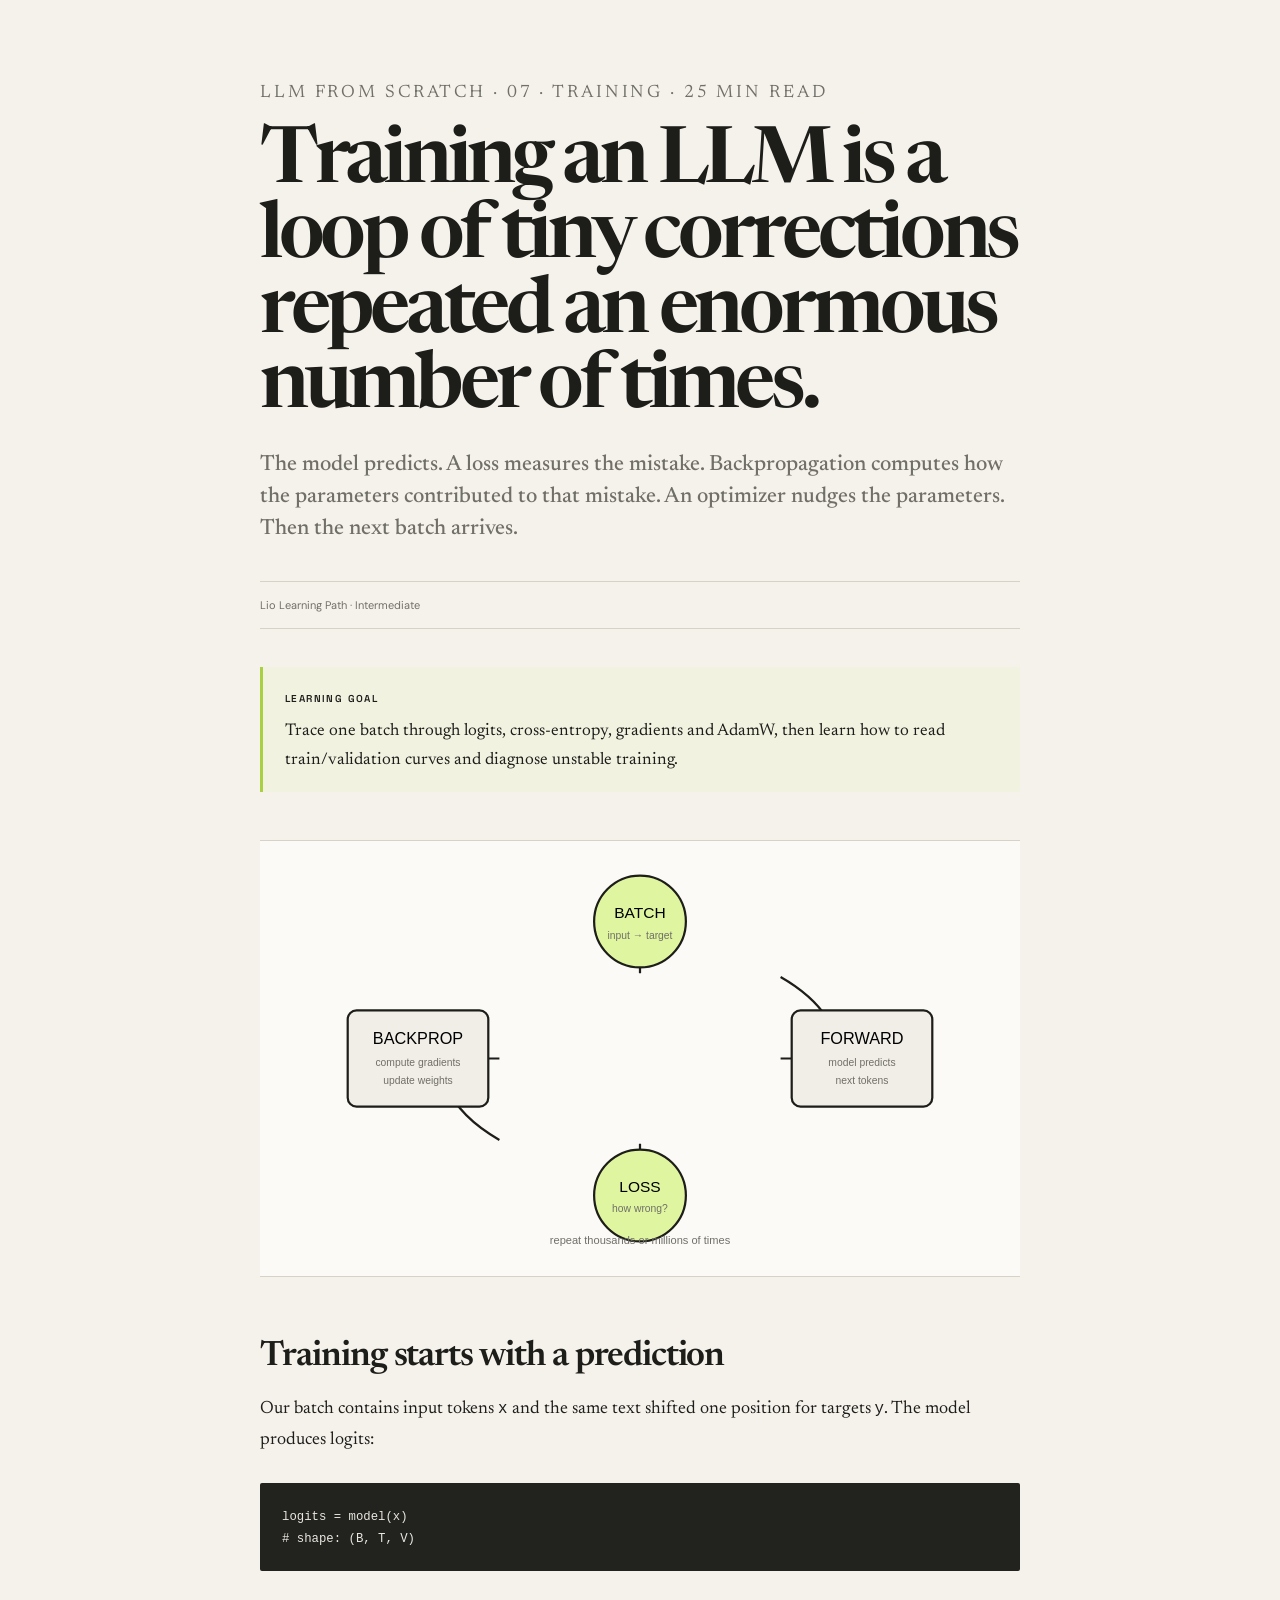
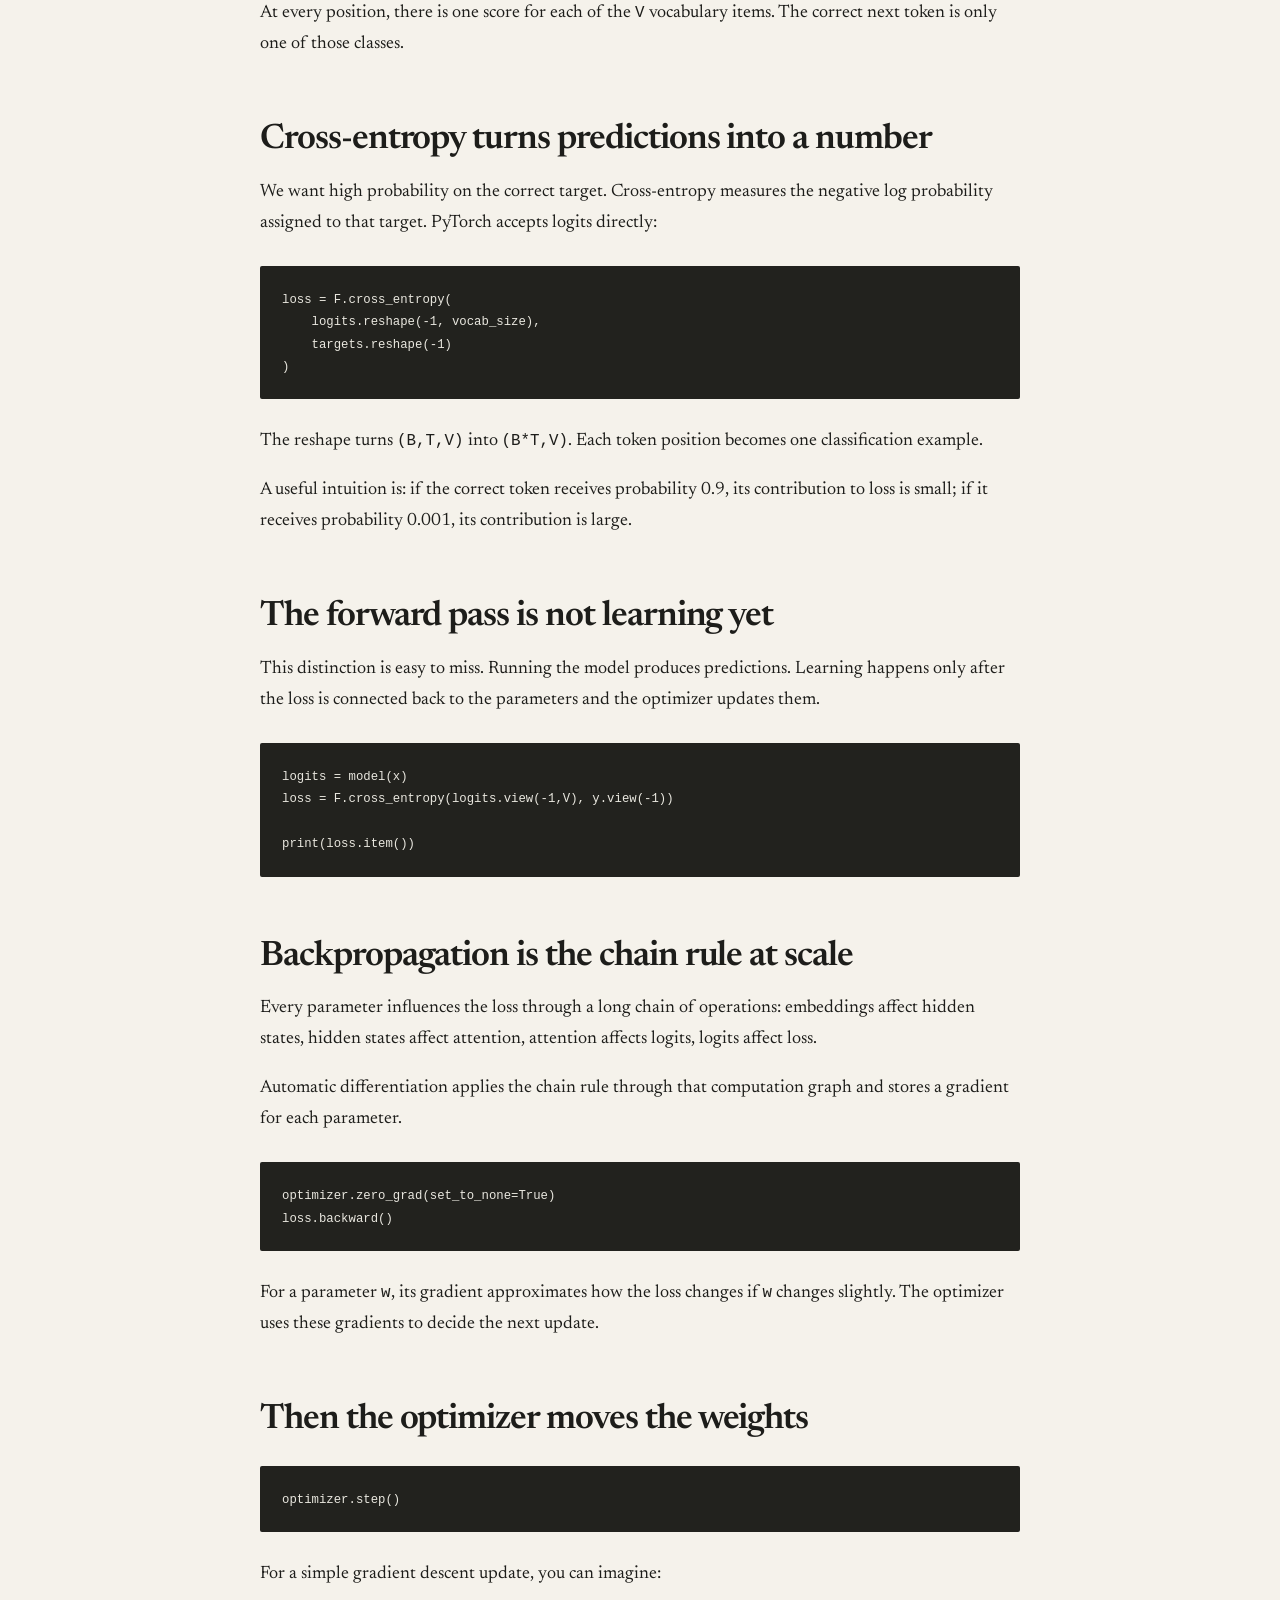
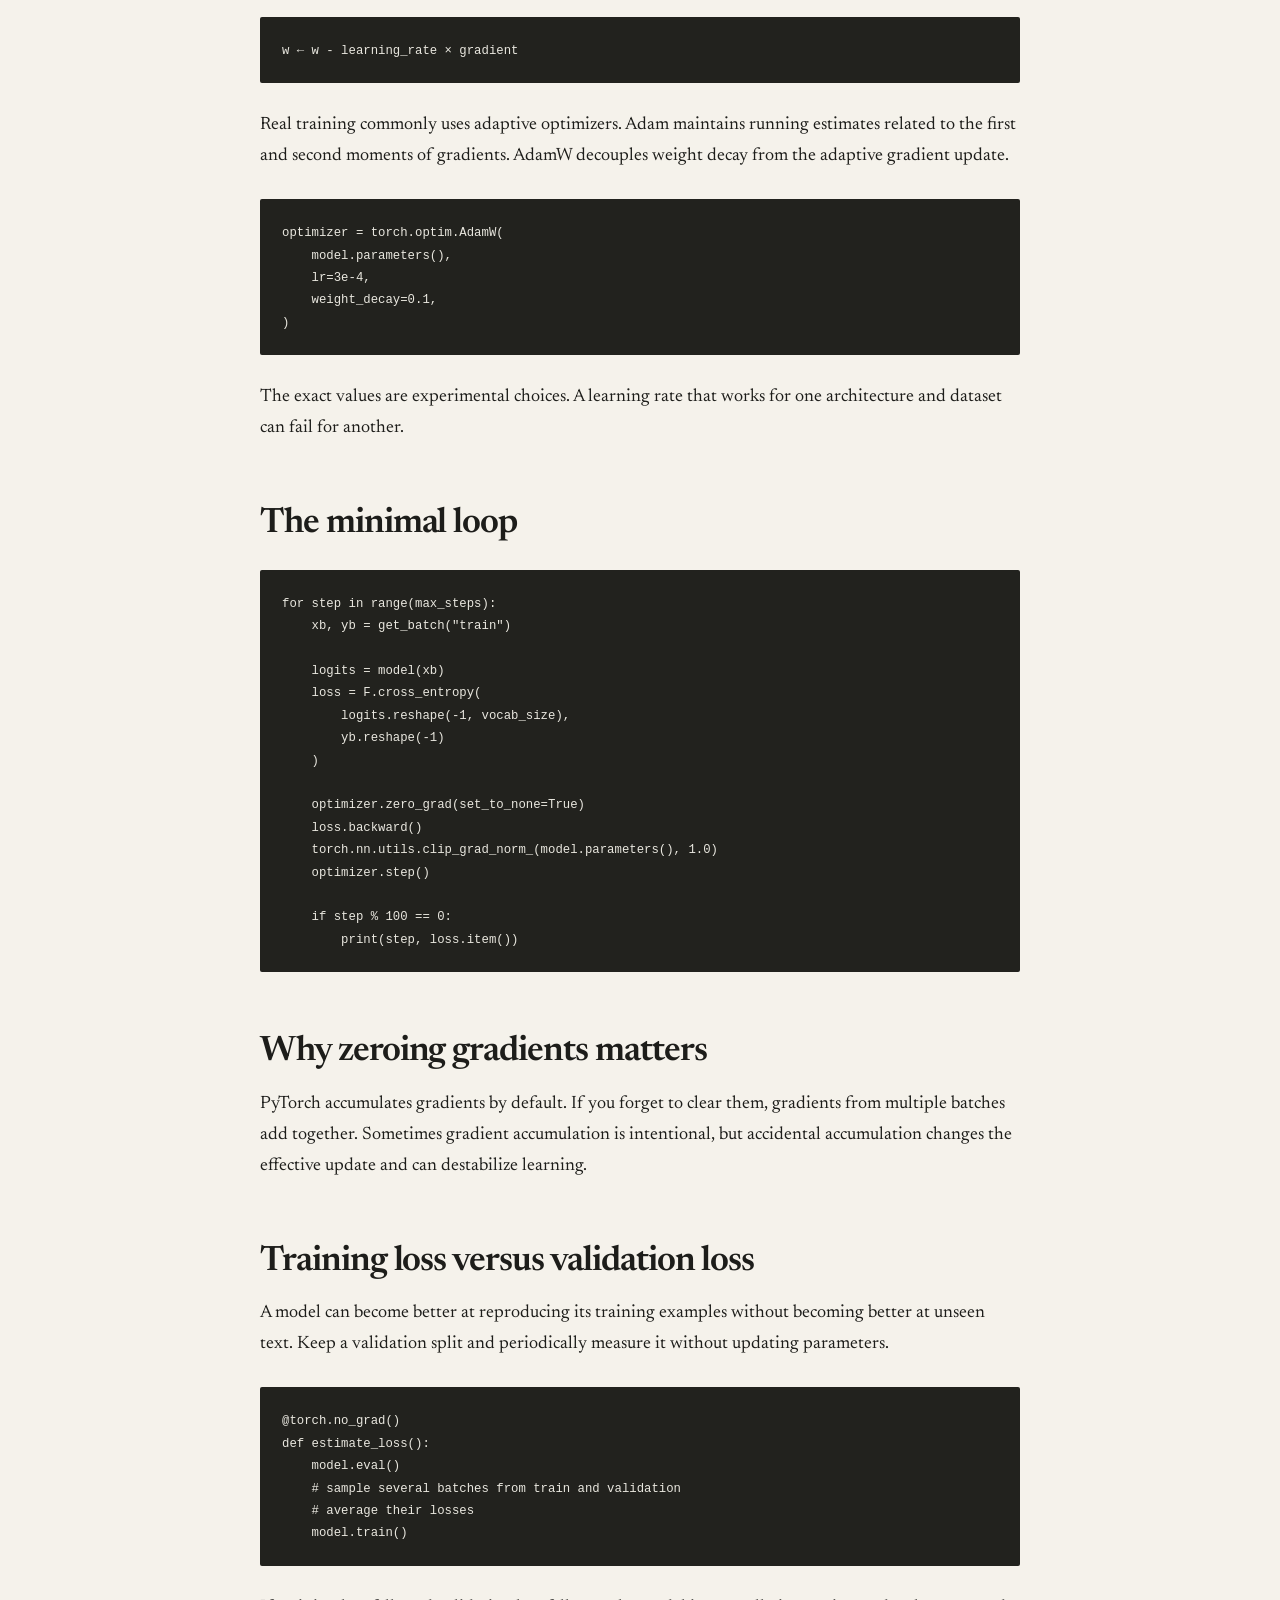
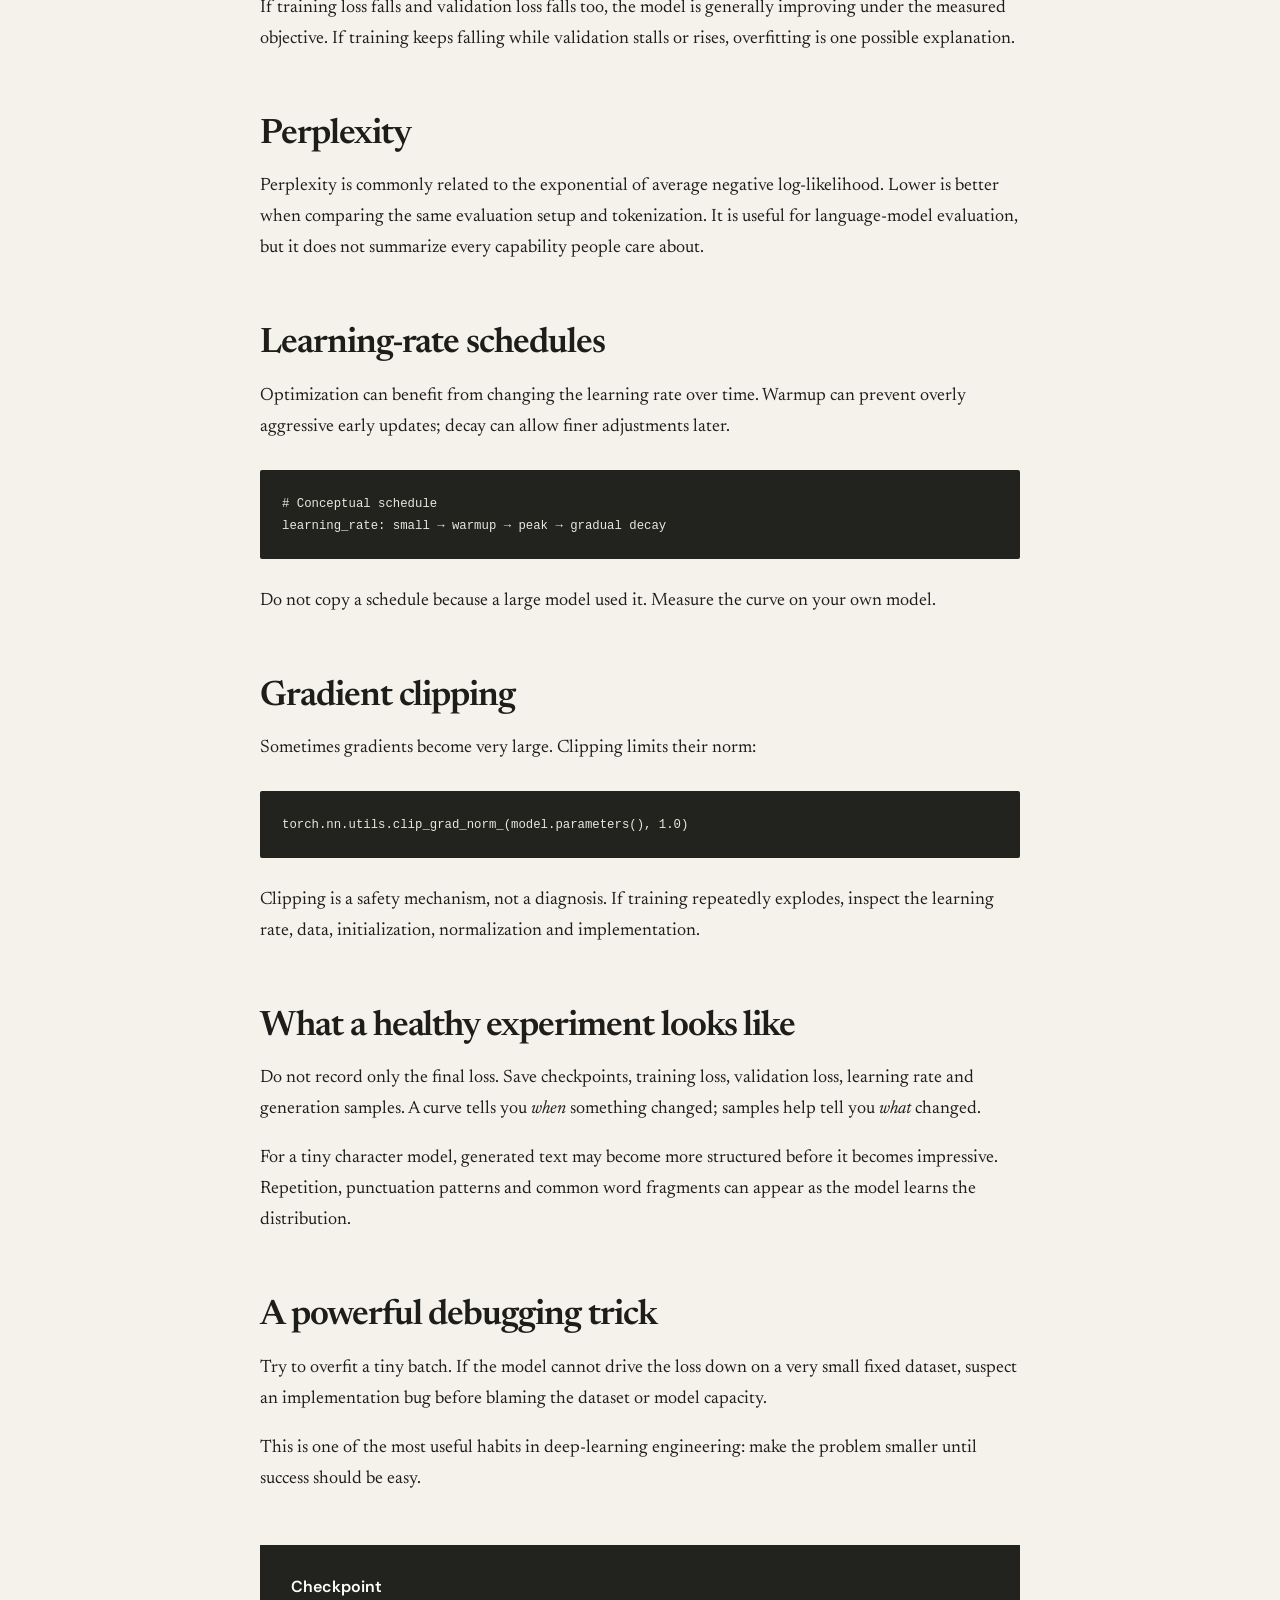
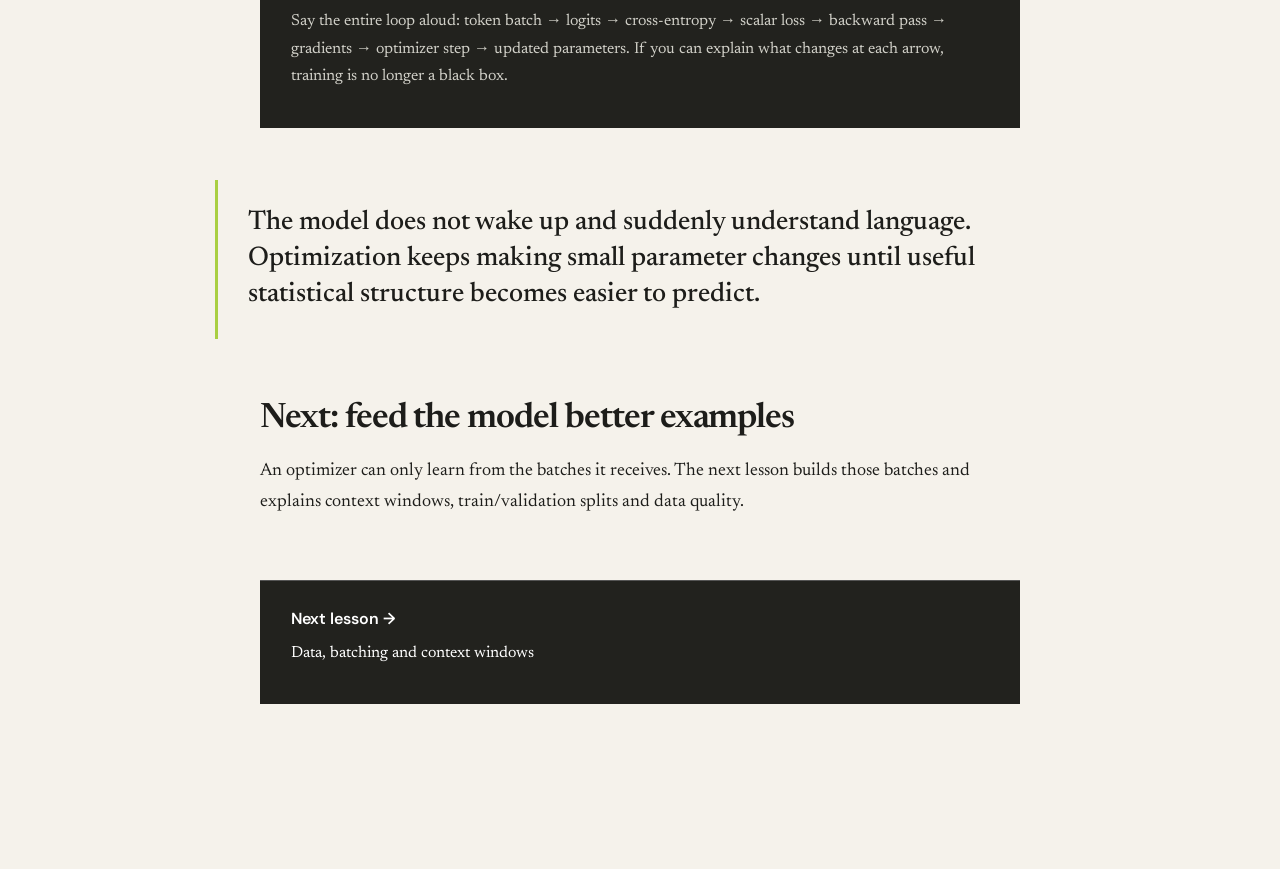
<file: articles/llm-training.html>
<!doctype html><html lang="en"><head><meta charset="utf-8"><meta name="viewport" content="width=device-width,initial-scale=1"><title>Train a Tiny GPT From Scratch | Lio</title><link rel="stylesheet" href="../styles.css"></head><body><div class="reading-progress"><span></span></div><main class="article wrap"><p class="kicker">LLM FROM SCRATCH · 07 · TRAINING · 25 MIN READ</p><h1>Training an LLM is a loop of tiny corrections repeated an enormous number of times.</h1><p class="dek">The model predicts. A loss measures the mistake. Backpropagation computes how the parameters contributed to that mistake. An optimizer nudges the parameters. Then the next batch arrives.</p><div class="byline">Lio Learning Path · Intermediate</div><div class="article-intro"><strong>Learning goal</strong><p>Trace one batch through logits, cross-entropy, gradients and AdamW, then learn how to read train/validation curves and diagnose unstable training.</p></div><div class="lead-visual"><img src="../assets/training-loop.svg" alt="Training loop from batch to forward pass, loss, backpropagation and optimizer update"></div><h2>Training starts with a prediction</h2><p>Our batch contains input tokens <code>x</code> and the same text shifted one position for targets <code>y</code>. The model produces logits:</p><pre><code>logits = model(x)
# shape: (B, T, V)</code></pre><p>At every position, there is one score for each of the <code>V</code> vocabulary items. The correct next token is only one of those classes.</p><h2>Cross-entropy turns predictions into a number</h2><p>We want high probability on the correct target. Cross-entropy measures the negative log probability assigned to that target. PyTorch accepts logits directly:</p><pre><code>loss = F.cross_entropy(
    logits.reshape(-1, vocab_size),
    targets.reshape(-1)
)</code></pre><p>The reshape turns <code>(B,T,V)</code> into <code>(B*T,V)</code>. Each token position becomes one classification example.</p><p>A useful intuition is: if the correct token receives probability 0.9, its contribution to loss is small; if it receives probability 0.001, its contribution is large.</p><h2>The forward pass is not learning yet</h2><p>This distinction is easy to miss. Running the model produces predictions. Learning happens only after the loss is connected back to the parameters and the optimizer updates them.</p><pre><code>logits = model(x)
loss = F.cross_entropy(logits.view(-1,V), y.view(-1))

print(loss.item())</code></pre><h2>Backpropagation is the chain rule at scale</h2><p>Every parameter influences the loss through a long chain of operations: embeddings affect hidden states, hidden states affect attention, attention affects logits, logits affect loss.</p><p>Automatic differentiation applies the chain rule through that computation graph and stores a gradient for each parameter.</p><pre><code>optimizer.zero_grad(set_to_none=True)
loss.backward()</code></pre><p>For a parameter <code>w</code>, its gradient approximates how the loss changes if <code>w</code> changes slightly. The optimizer uses these gradients to decide the next update.</p><h2>Then the optimizer moves the weights</h2><pre><code>optimizer.step()</code></pre><p>For a simple gradient descent update, you can imagine:</p><pre><code>w ← w - learning_rate × gradient</code></pre><p>Real training commonly uses adaptive optimizers. Adam maintains running estimates related to the first and second moments of gradients. AdamW decouples weight decay from the adaptive gradient update.</p><pre><code>optimizer = torch.optim.AdamW(
    model.parameters(),
    lr=3e-4,
    weight_decay=0.1,
)</code></pre><p>The exact values are experimental choices. A learning rate that works for one architecture and dataset can fail for another.</p><h2>The minimal loop</h2><pre><code>for step in range(max_steps):
    xb, yb = get_batch("train")

    logits = model(xb)
    loss = F.cross_entropy(
        logits.reshape(-1, vocab_size),
        yb.reshape(-1)
    )

    optimizer.zero_grad(set_to_none=True)
    loss.backward()
    torch.nn.utils.clip_grad_norm_(model.parameters(), 1.0)
    optimizer.step()

    if step % 100 == 0:
        print(step, loss.item())</code></pre><h2>Why zeroing gradients matters</h2><p>PyTorch accumulates gradients by default. If you forget to clear them, gradients from multiple batches add together. Sometimes gradient accumulation is intentional, but accidental accumulation changes the effective update and can destabilize learning.</p><h2>Training loss versus validation loss</h2><p>A model can become better at reproducing its training examples without becoming better at unseen text. Keep a validation split and periodically measure it without updating parameters.</p><pre><code>@torch.no_grad()
def estimate_loss():
    model.eval()
    # sample several batches from train and validation
    # average their losses
    model.train()</code></pre><p>If training loss falls and validation loss falls too, the model is generally improving under the measured objective. If training keeps falling while validation stalls or rises, overfitting is one possible explanation.</p><h2>Perplexity</h2><p>Perplexity is commonly related to the exponential of average negative log-likelihood. Lower is better when comparing the same evaluation setup and tokenization. It is useful for language-model evaluation, but it does not summarize every capability people care about.</p><h2>Learning-rate schedules</h2><p>Optimization can benefit from changing the learning rate over time. Warmup can prevent overly aggressive early updates; decay can allow finer adjustments later.</p><pre><code># Conceptual schedule
learning_rate: small → warmup → peak → gradual decay</code></pre><p>Do not copy a schedule because a large model used it. Measure the curve on your own model.</p><h2>Gradient clipping</h2><p>Sometimes gradients become very large. Clipping limits their norm:</p><pre><code>torch.nn.utils.clip_grad_norm_(model.parameters(), 1.0)</code></pre><p>Clipping is a safety mechanism, not a diagnosis. If training repeatedly explodes, inspect the learning rate, data, initialization, normalization and implementation.</p><h2>What a healthy experiment looks like</h2><p>Do not record only the final loss. Save checkpoints, training loss, validation loss, learning rate and generation samples. A curve tells you <em>when</em> something changed; samples help tell you <em>what</em> changed.</p><p>For a tiny character model, generated text may become more structured before it becomes impressive. Repetition, punctuation patterns and common word fragments can appear as the model learns the distribution.</p><h2>A powerful debugging trick</h2><p>Try to overfit a tiny batch. If the model cannot drive the loss down on a very small fixed dataset, suspect an implementation bug before blaming the dataset or model capacity.</p><p>This is one of the most useful habits in deep-learning engineering: make the problem smaller until success should be easy.</p><div class="lesson"><strong>Checkpoint</strong><p>Say the entire loop aloud: token batch → logits → cross-entropy → scalar loss → backward pass → gradients → optimizer step → updated parameters. If you can explain what changes at each arrow, training is no longer a black box.</p></div><div class="pullquote">The model does not wake up and suddenly understand language. Optimization keeps making small parameter changes until useful statistical structure becomes easier to predict.</div><h2>Next: feed the model better examples</h2><p>An optimizer can only learn from the batches it receives. The next lesson builds those batches and explains context windows, train/validation splits and data quality.</p><div class="lesson next"><strong>Next lesson →</strong><p><a href="llm-data-batching.html">Data, batching and context windows</a></p></div></main><script>const bar=document.querySelector('.reading-progress span');addEventListener('scroll',()=>{const h=document.documentElement;bar.style.width=(scrollY/(h.scrollHeight-innerHeight)*100)+'%'});</script></body></html>
</file>
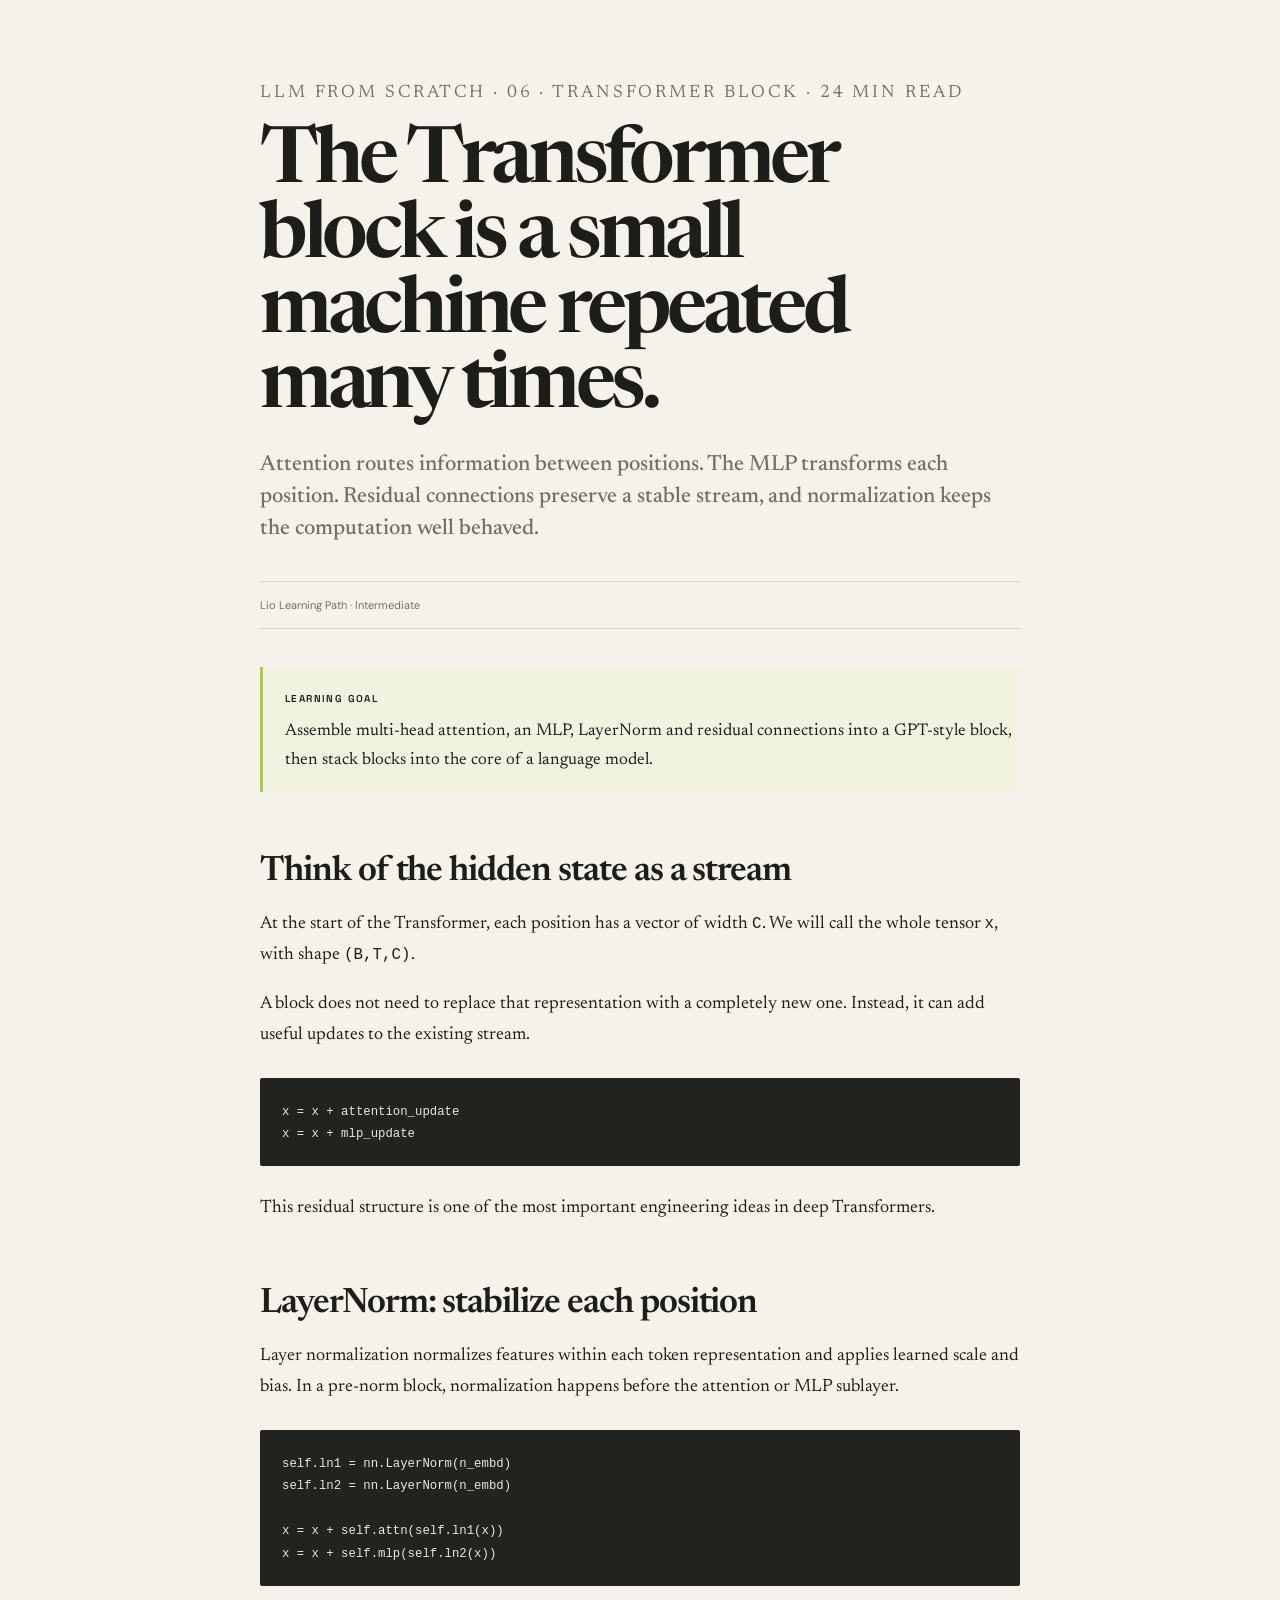
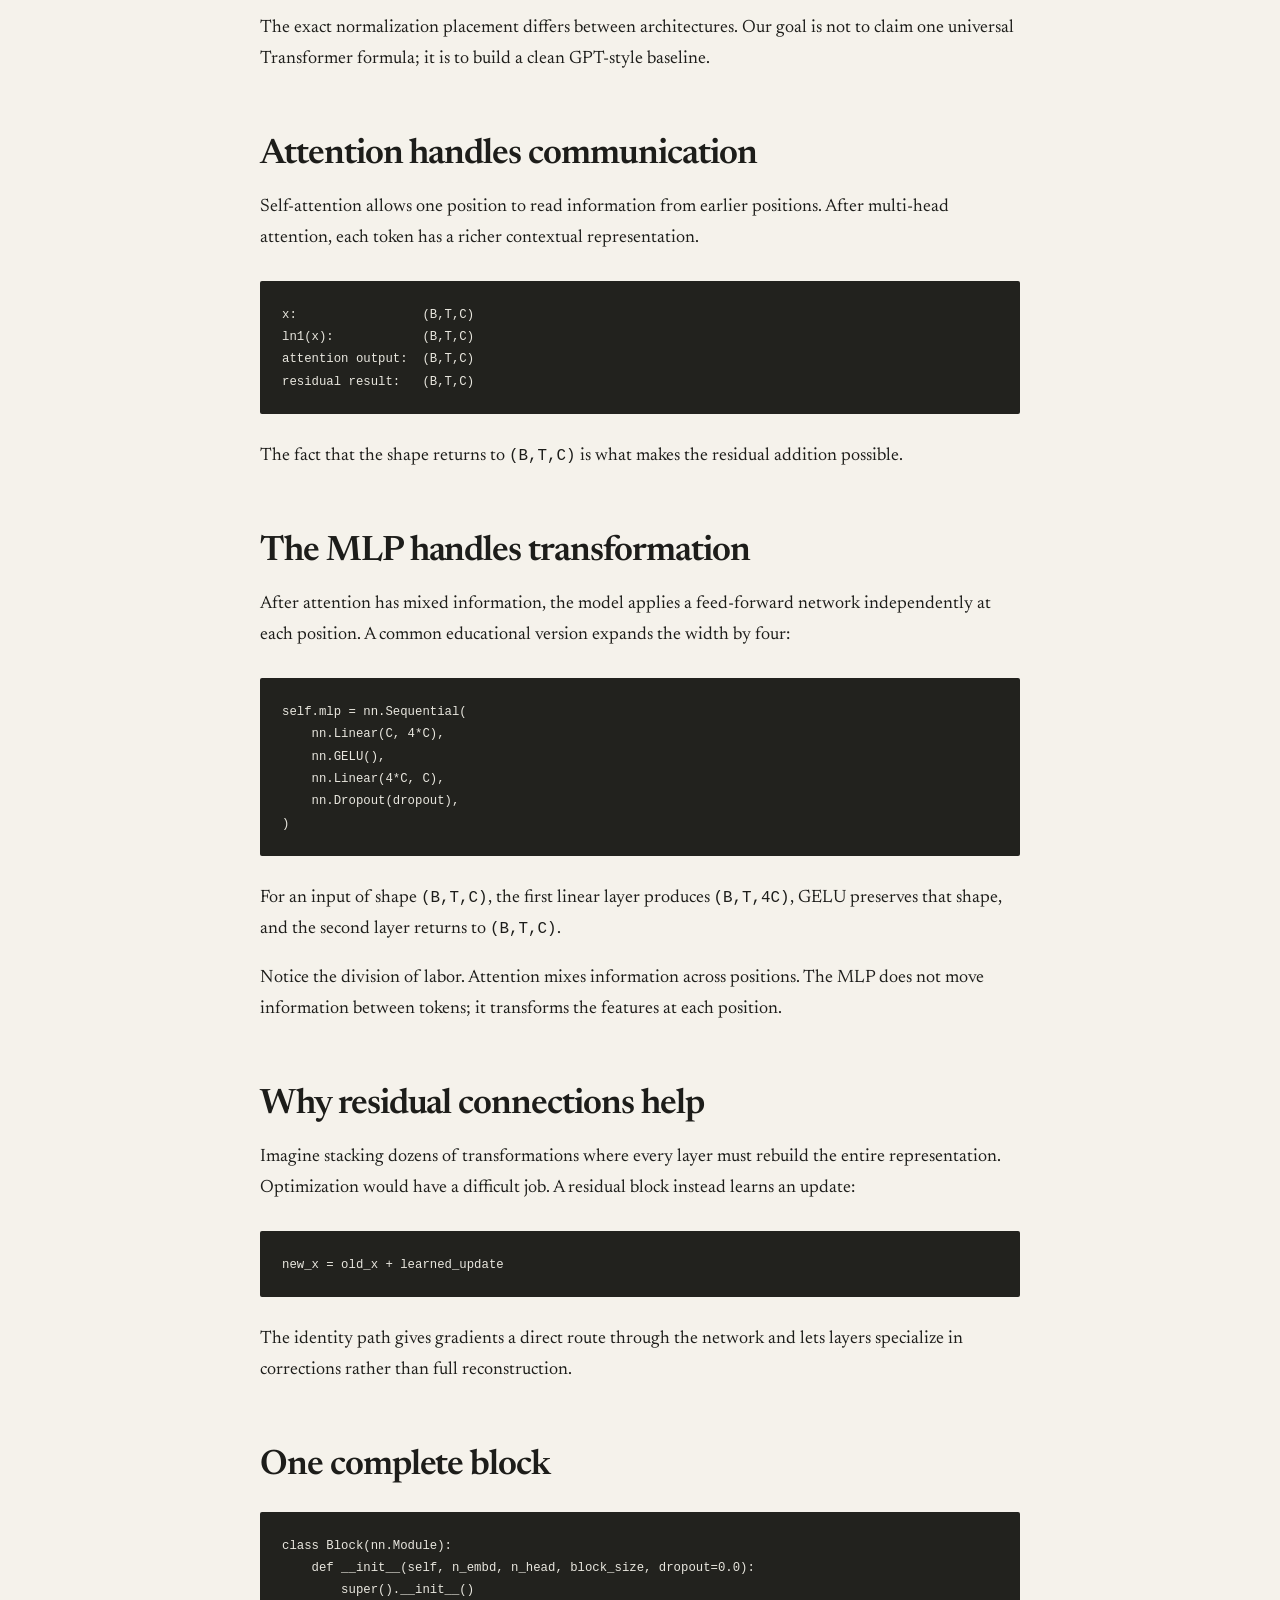
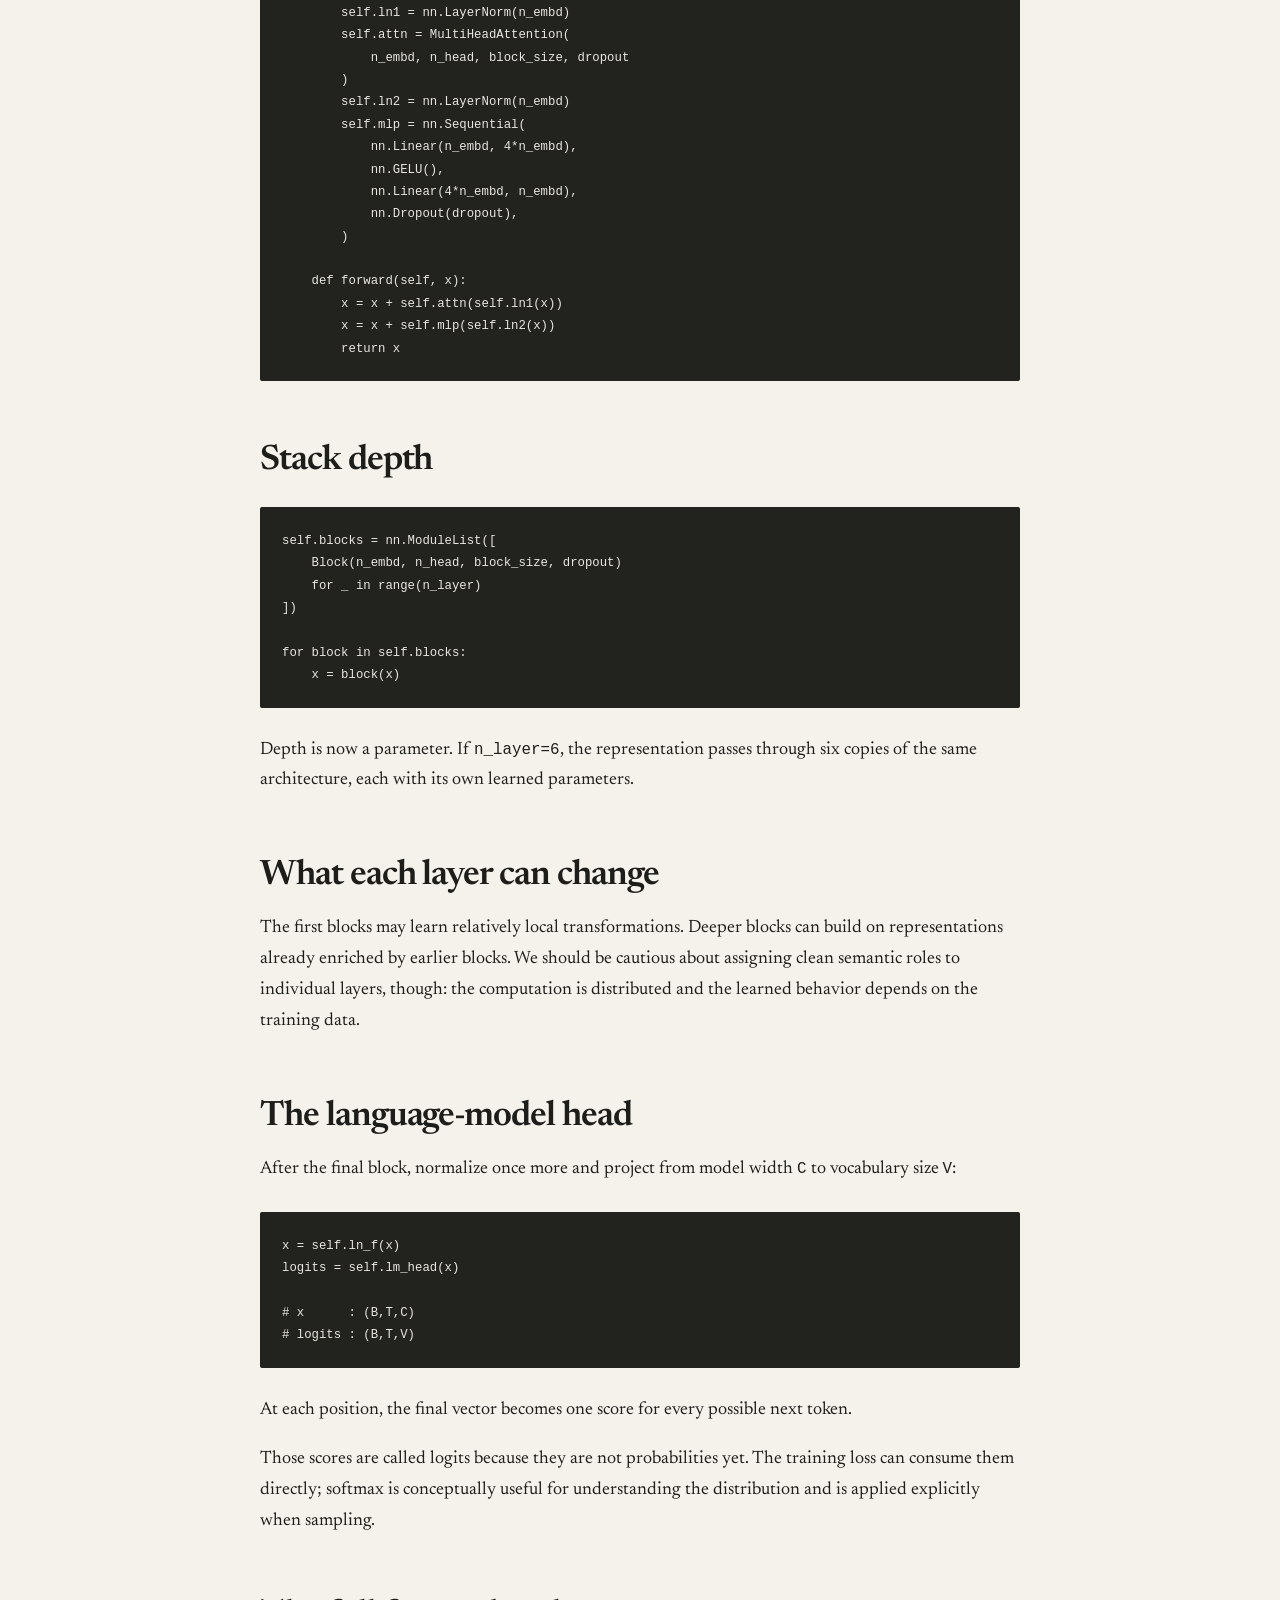
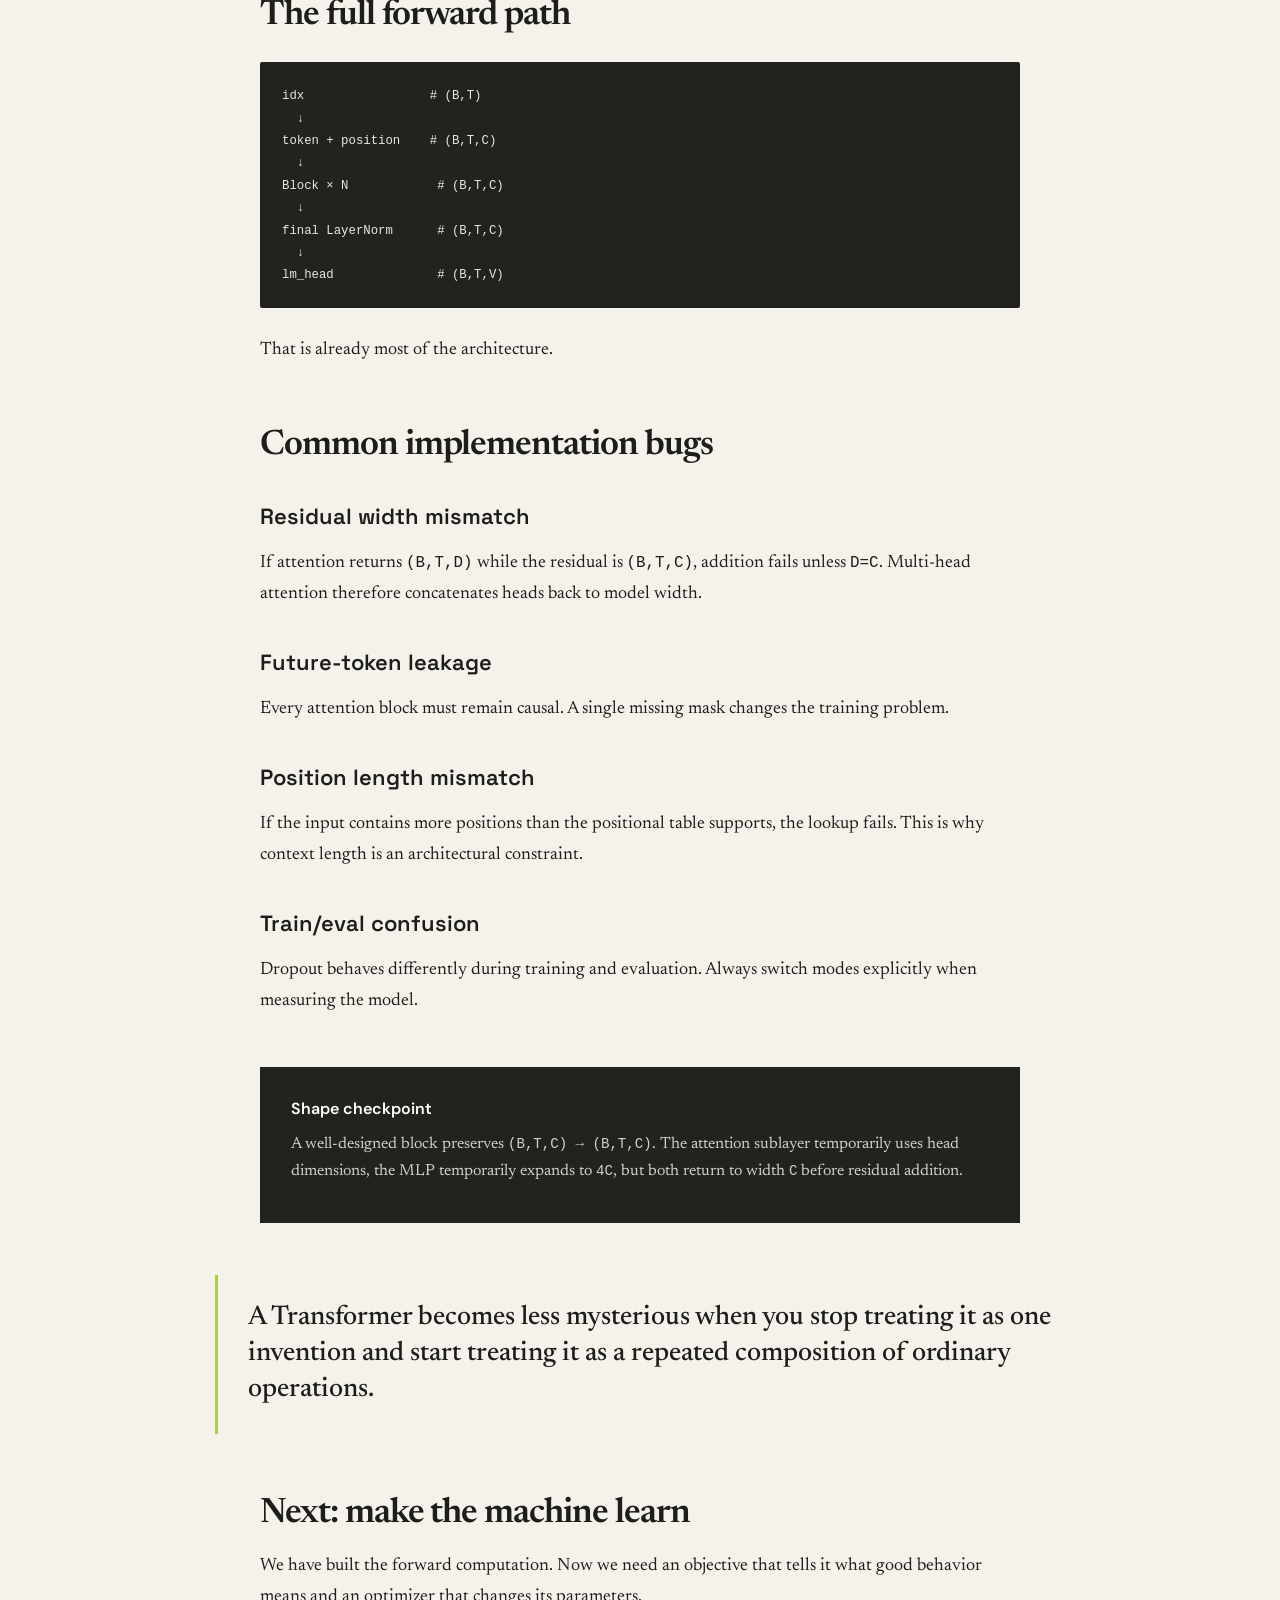
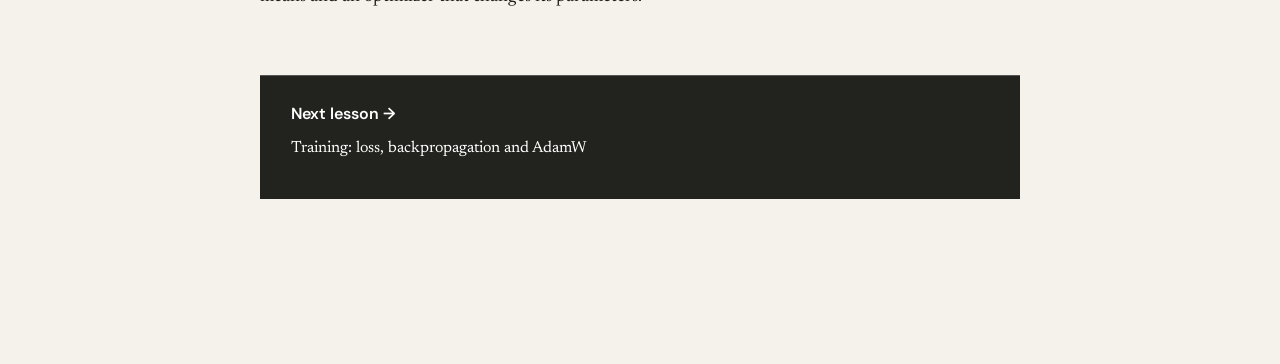
<file: articles/llm-transformer-block.html>
<!doctype html><html lang="en"><head><meta charset="utf-8"><meta name="viewport" content="width=device-width,initial-scale=1"><title>Build a Transformer Block From Scratch | Lio</title><link rel="stylesheet" href="../styles.css"></head><body><div class="reading-progress"><span></span></div><main class="article wrap"><p class="kicker">LLM FROM SCRATCH · 06 · TRANSFORMER BLOCK · 24 MIN READ</p><h1>The Transformer block is a small machine repeated many times.</h1><p class="dek">Attention routes information between positions. The MLP transforms each position. Residual connections preserve a stable stream, and normalization keeps the computation well behaved.</p><div class="byline">Lio Learning Path · Intermediate</div><div class="article-intro"><strong>Learning goal</strong><p>Assemble multi-head attention, an MLP, LayerNorm and residual connections into a GPT-style block, then stack blocks into the core of a language model.</p></div><h2>Think of the hidden state as a stream</h2><p>At the start of the Transformer, each position has a vector of width <code>C</code>. We will call the whole tensor <code>x</code>, with shape <code>(B,T,C)</code>.</p><p>A block does not need to replace that representation with a completely new one. Instead, it can add useful updates to the existing stream.</p><pre><code>x = x + attention_update
x = x + mlp_update</code></pre><p>This residual structure is one of the most important engineering ideas in deep Transformers.</p><h2>LayerNorm: stabilize each position</h2><p>Layer normalization normalizes features within each token representation and applies learned scale and bias. In a pre-norm block, normalization happens before the attention or MLP sublayer.</p><pre><code>self.ln1 = nn.LayerNorm(n_embd)
self.ln2 = nn.LayerNorm(n_embd)

x = x + self.attn(self.ln1(x))
x = x + self.mlp(self.ln2(x))</code></pre><p>The exact normalization placement differs between architectures. Our goal is not to claim one universal Transformer formula; it is to build a clean GPT-style baseline.</p><h2>Attention handles communication</h2><p>Self-attention allows one position to read information from earlier positions. After multi-head attention, each token has a richer contextual representation.</p><pre><code>x:                 (B,T,C)
ln1(x):            (B,T,C)
attention output:  (B,T,C)
residual result:   (B,T,C)</code></pre><p>The fact that the shape returns to <code>(B,T,C)</code> is what makes the residual addition possible.</p><h2>The MLP handles transformation</h2><p>After attention has mixed information, the model applies a feed-forward network independently at each position. A common educational version expands the width by four:</p><pre><code>self.mlp = nn.Sequential(
    nn.Linear(C, 4*C),
    nn.GELU(),
    nn.Linear(4*C, C),
    nn.Dropout(dropout),
)</code></pre><p>For an input of shape <code>(B,T,C)</code>, the first linear layer produces <code>(B,T,4C)</code>, GELU preserves that shape, and the second layer returns to <code>(B,T,C)</code>.</p><p>Notice the division of labor. Attention mixes information across positions. The MLP does not move information between tokens; it transforms the features at each position.</p><h2>Why residual connections help</h2><p>Imagine stacking dozens of transformations where every layer must rebuild the entire representation. Optimization would have a difficult job. A residual block instead learns an update:</p><pre><code>new_x = old_x + learned_update</code></pre><p>The identity path gives gradients a direct route through the network and lets layers specialize in corrections rather than full reconstruction.</p><h2>One complete block</h2><pre><code>class Block(nn.Module):
    def __init__(self, n_embd, n_head, block_size, dropout=0.0):
        super().__init__()
        self.ln1 = nn.LayerNorm(n_embd)
        self.attn = MultiHeadAttention(
            n_embd, n_head, block_size, dropout
        )
        self.ln2 = nn.LayerNorm(n_embd)
        self.mlp = nn.Sequential(
            nn.Linear(n_embd, 4*n_embd),
            nn.GELU(),
            nn.Linear(4*n_embd, n_embd),
            nn.Dropout(dropout),
        )

    def forward(self, x):
        x = x + self.attn(self.ln1(x))
        x = x + self.mlp(self.ln2(x))
        return x</code></pre><h2>Stack depth</h2><pre><code>self.blocks = nn.ModuleList([
    Block(n_embd, n_head, block_size, dropout)
    for _ in range(n_layer)
])

for block in self.blocks:
    x = block(x)</code></pre><p>Depth is now a parameter. If <code>n_layer=6</code>, the representation passes through six copies of the same architecture, each with its own learned parameters.</p><h2>What each layer can change</h2><p>The first blocks may learn relatively local transformations. Deeper blocks can build on representations already enriched by earlier blocks. We should be cautious about assigning clean semantic roles to individual layers, though: the computation is distributed and the learned behavior depends on the training data.</p><h2>The language-model head</h2><p>After the final block, normalize once more and project from model width <code>C</code> to vocabulary size <code>V</code>:</p><pre><code>x = self.ln_f(x)
logits = self.lm_head(x)

# x      : (B,T,C)
# logits : (B,T,V)</code></pre><p>At each position, the final vector becomes one score for every possible next token.</p><p>Those scores are called logits because they are not probabilities yet. The training loss can consume them directly; softmax is conceptually useful for understanding the distribution and is applied explicitly when sampling.</p><h2>The full forward path</h2><pre><code>idx                 # (B,T)
  ↓
token + position    # (B,T,C)
  ↓
Block × N            # (B,T,C)
  ↓
final LayerNorm      # (B,T,C)
  ↓
lm_head              # (B,T,V)</code></pre><p>That is already most of the architecture.</p><h2>Common implementation bugs</h2><h3>Residual width mismatch</h3><p>If attention returns <code>(B,T,D)</code> while the residual is <code>(B,T,C)</code>, addition fails unless <code>D=C</code>. Multi-head attention therefore concatenates heads back to model width.</p><h3>Future-token leakage</h3><p>Every attention block must remain causal. A single missing mask changes the training problem.</p><h3>Position length mismatch</h3><p>If the input contains more positions than the positional table supports, the lookup fails. This is why context length is an architectural constraint.</p><h3>Train/eval confusion</h3><p>Dropout behaves differently during training and evaluation. Always switch modes explicitly when measuring the model.</p><div class="lesson"><strong>Shape checkpoint</strong><p>A well-designed block preserves <code>(B,T,C) → (B,T,C)</code>. The attention sublayer temporarily uses head dimensions, the MLP temporarily expands to <code>4C</code>, but both return to width <code>C</code> before residual addition.</p></div><div class="pullquote">A Transformer becomes less mysterious when you stop treating it as one invention and start treating it as a repeated composition of ordinary operations.</div><h2>Next: make the machine learn</h2><p>We have built the forward computation. Now we need an objective that tells it what good behavior means and an optimizer that changes its parameters.</p><div class="lesson next"><strong>Next lesson →</strong><p><a href="llm-training.html">Training: loss, backpropagation and AdamW</a></p></div></main><script>const bar=document.querySelector('.reading-progress span');addEventListener('scroll',()=>{const h=document.documentElement;bar.style.width=(scrollY/(h.scrollHeight-innerHeight)*100)+'%'});</script></body></html>
</file>
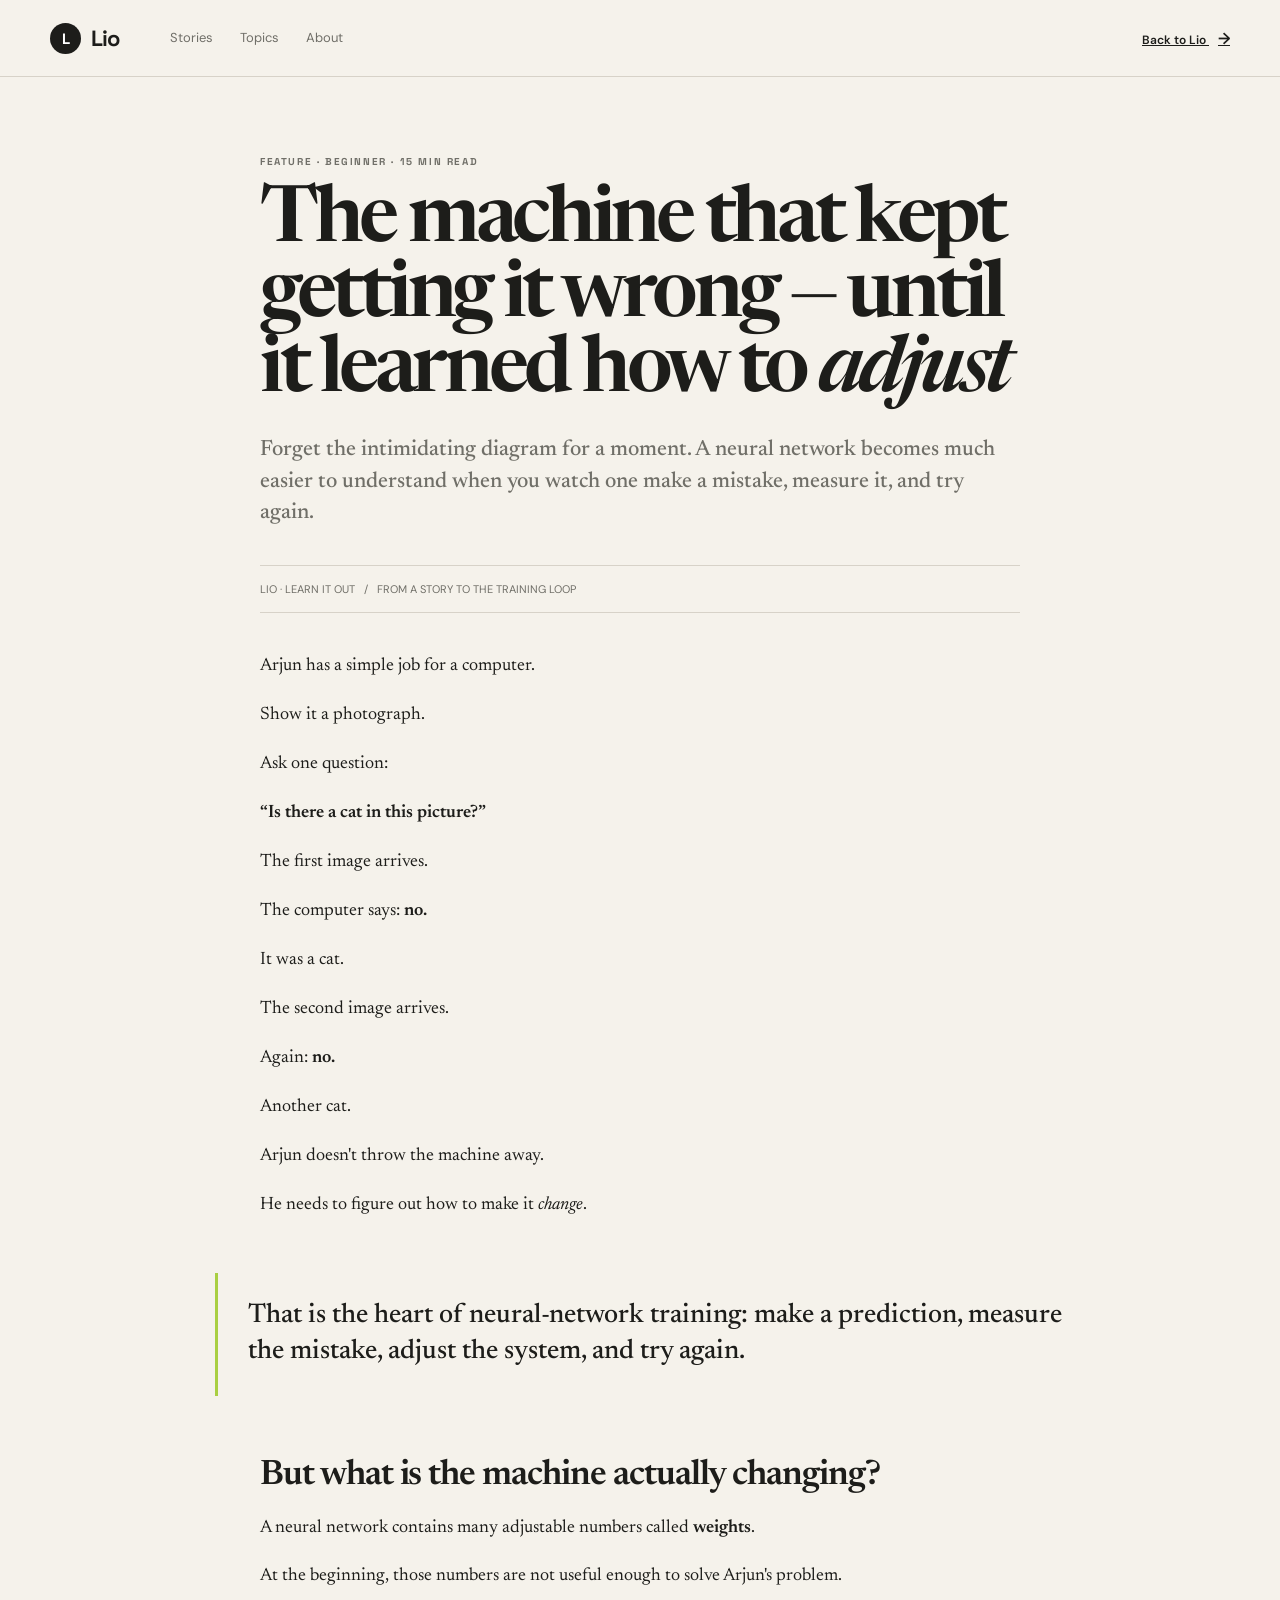
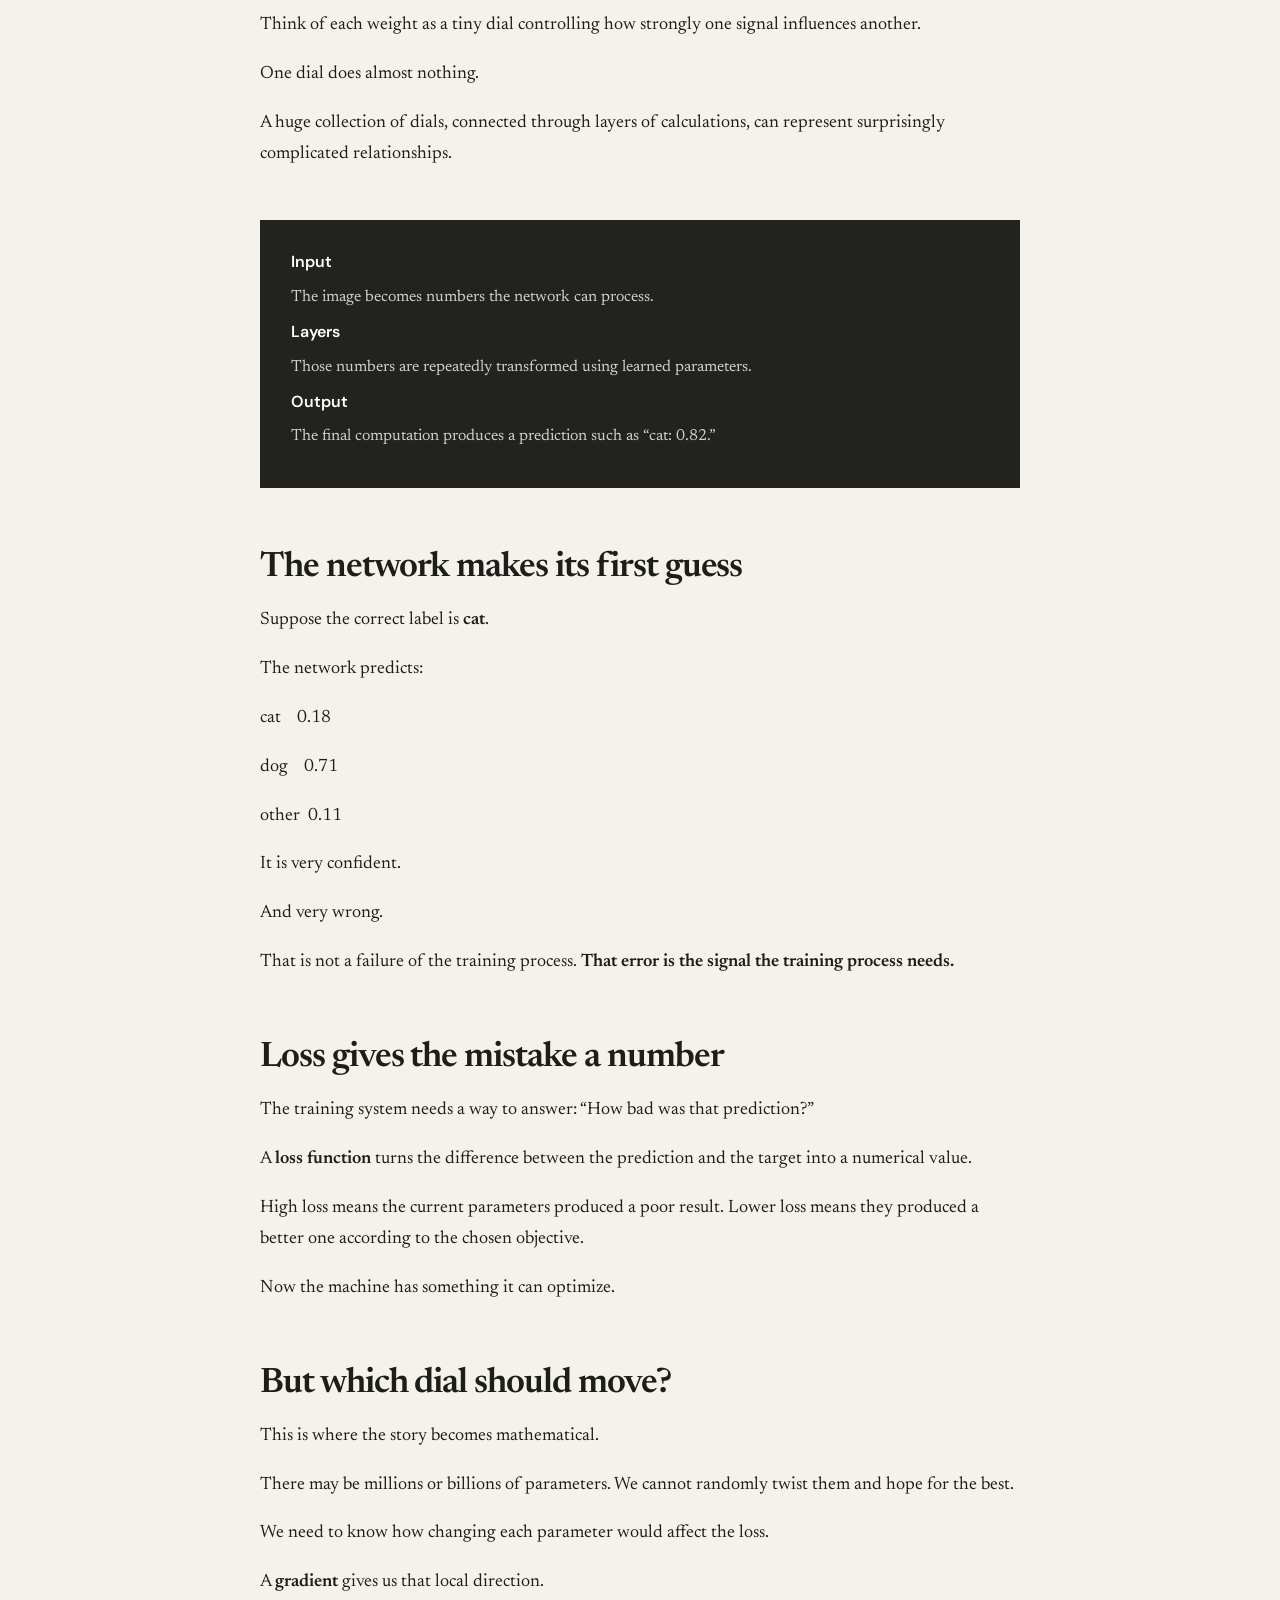
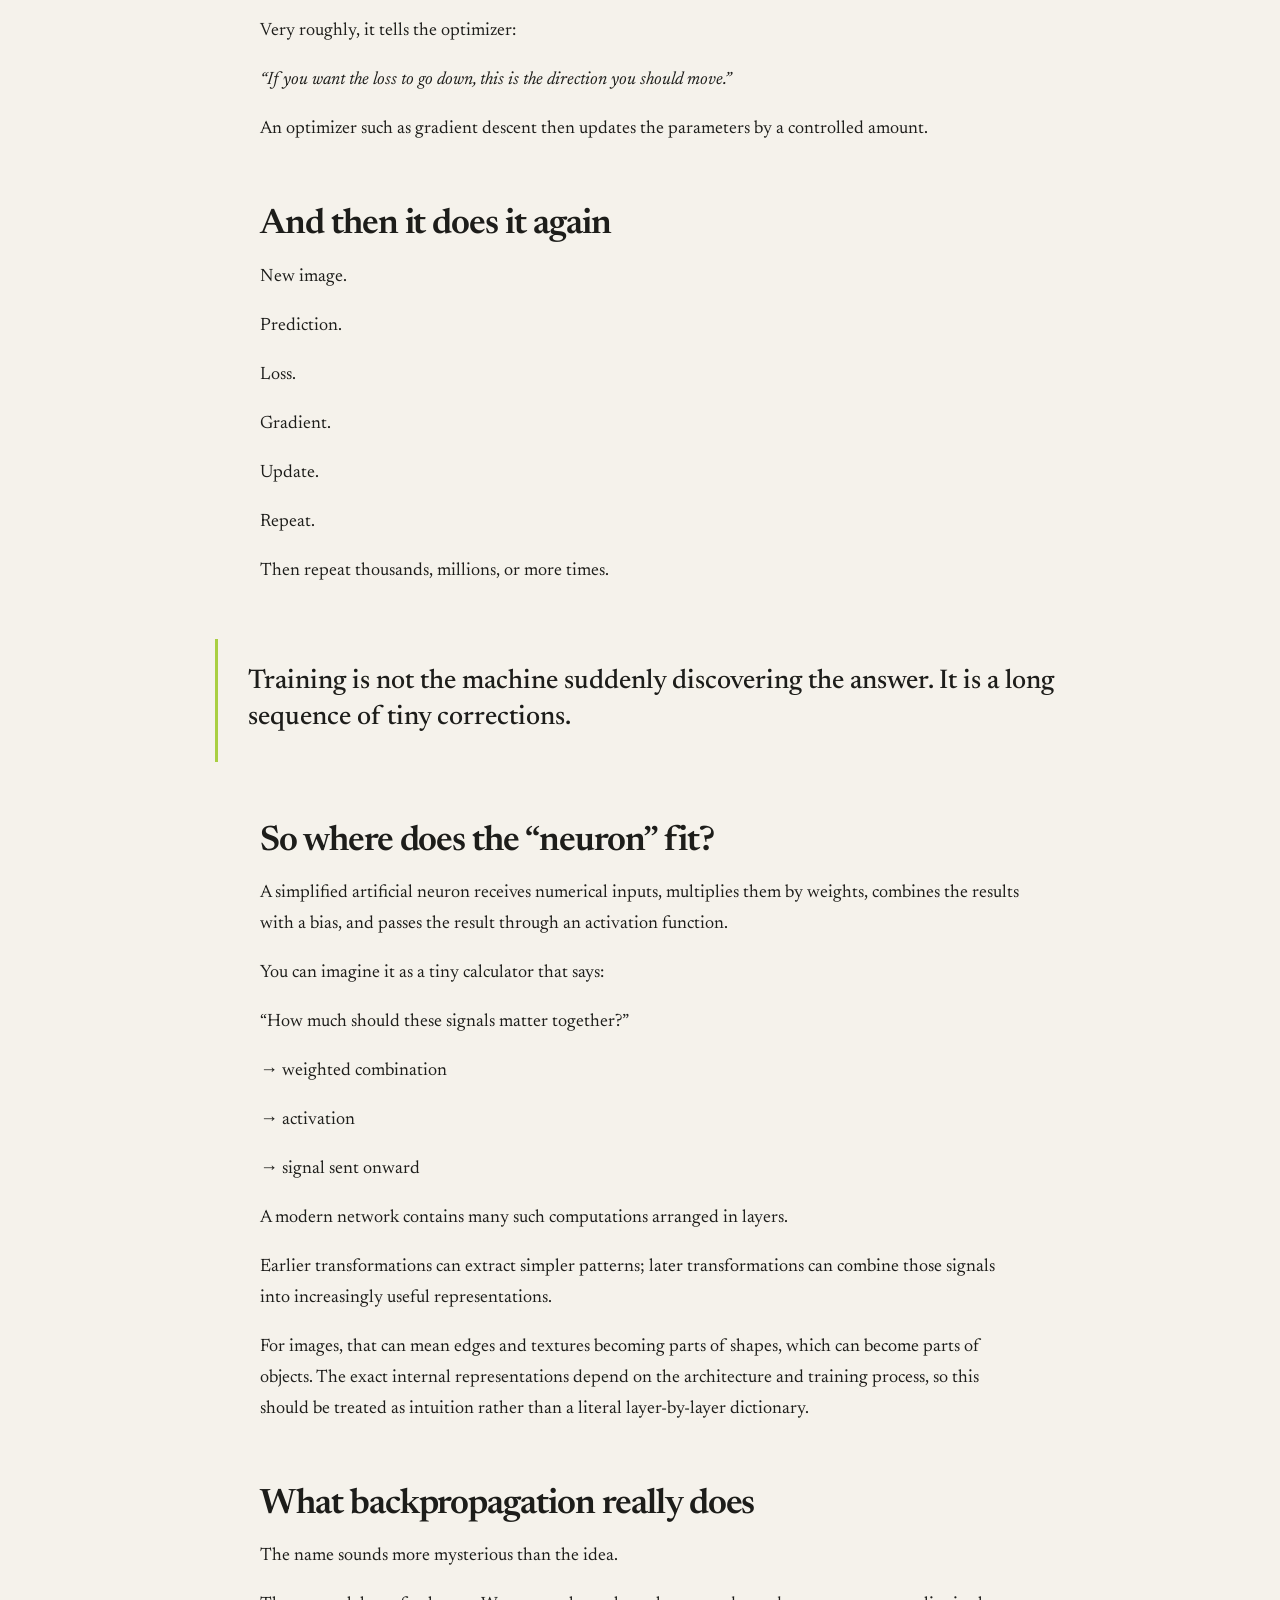
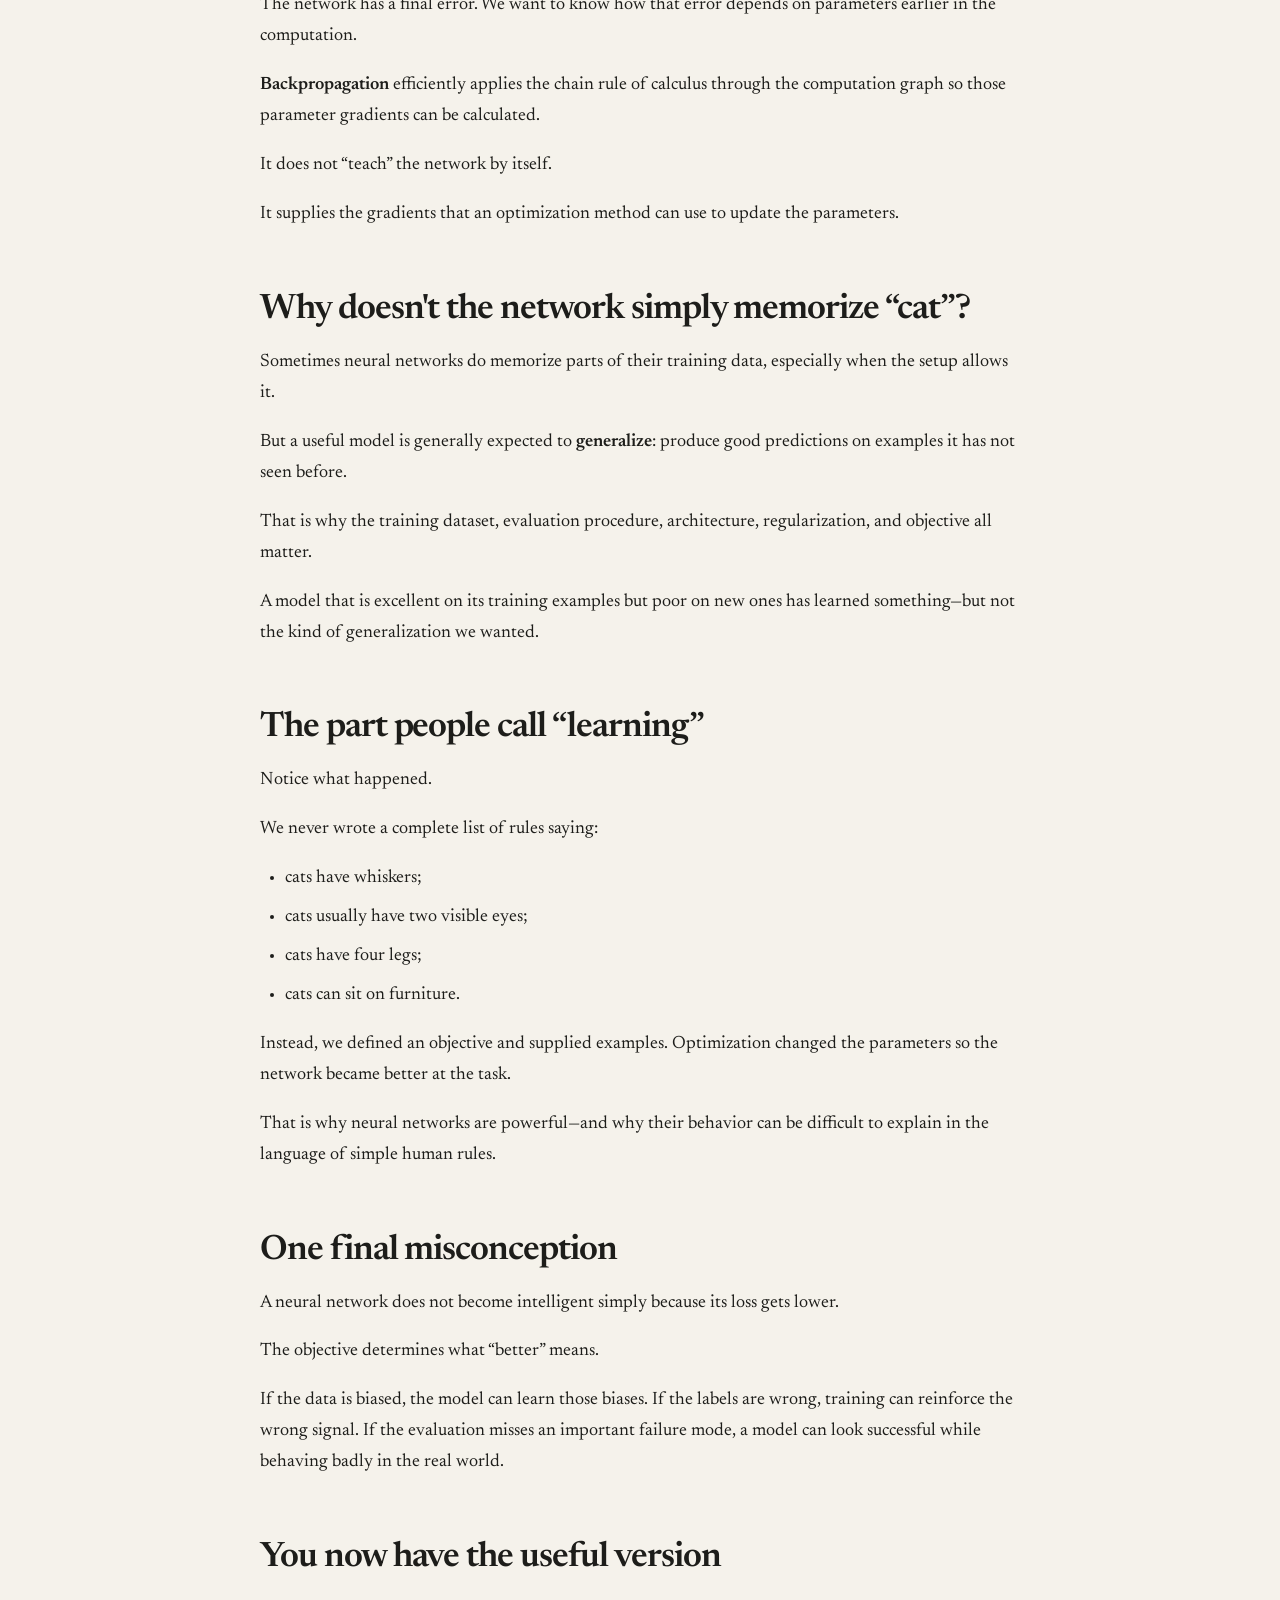
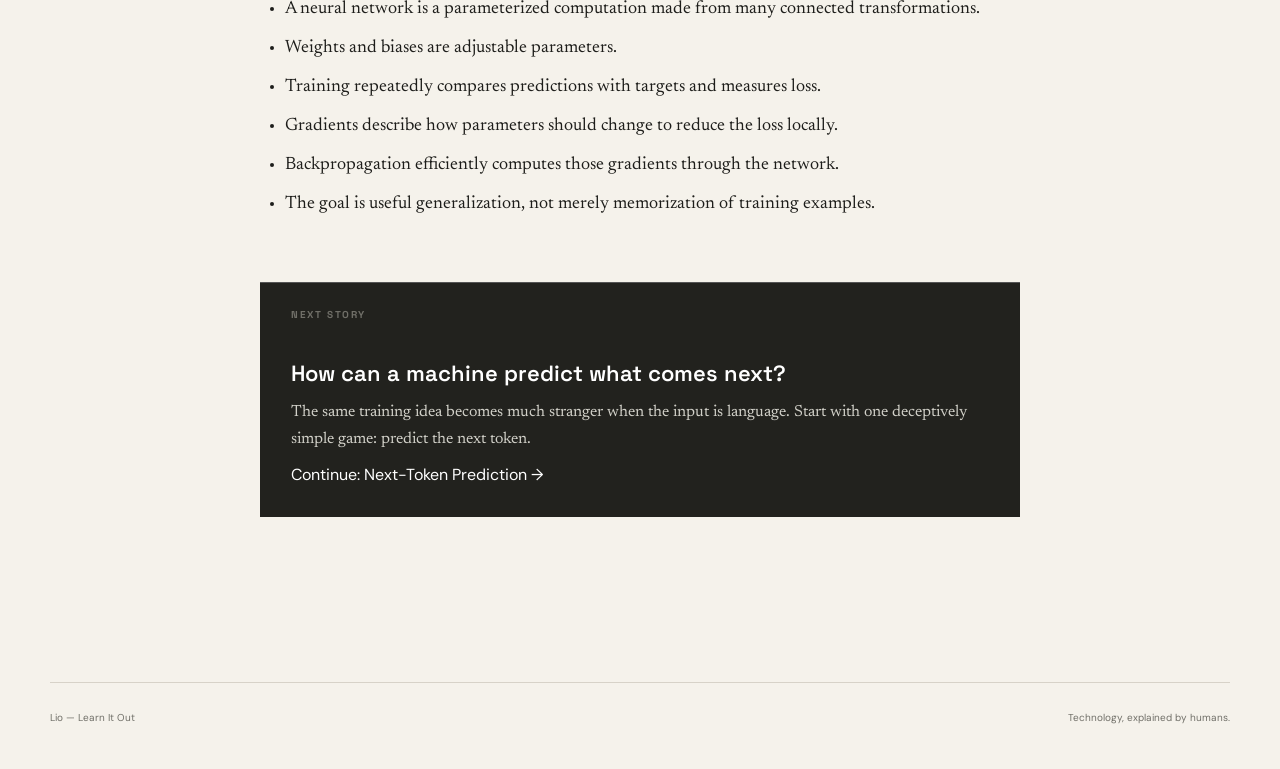
<file: articles/neural-networks.html>
<!doctype html>
<html lang="en"><head><meta charset="utf-8"><meta name="viewport" content="width=device-width,initial-scale=1"><meta name="description" content="A story-driven beginner guide to neural networks, training, weights, loss, gradients, and backpropagation."><title>The Machine That Kept Getting It Wrong — Lio</title><link rel="stylesheet" href="../styles.css"></head>
<body>
<header class="site-header"><div class="nav wrap"><a class="brand" href="../index.html"><span class="brand-mark">L</span><span>Lio</span></a><nav><a href="../index.html#stories">Stories</a><a href="../index.html#topics">Topics</a><a href="../index.html#about">About</a></nav><a class="nav-cta" href="../index.html">Back to Lio <span>→</span></a></div></header>
<main class="wrap"><article class="article">
<span class="kicker">FEATURE · BEGINNER · 15 MIN READ</span>
<h1>The machine that kept getting it wrong — until it learned how to <em>adjust</em></h1>
<p class="dek">Forget the intimidating diagram for a moment. A neural network becomes much easier to understand when you watch one make a mistake, measure it, and try again.</p>
<div class="byline">LIO · LEARN IT OUT &nbsp; / &nbsp; FROM A STORY TO THE TRAINING LOOP</div>

<p>Arjun has a simple job for a computer.</p>
<p>Show it a photograph.</p>
<p>Ask one question:</p>
<p><strong>“Is there a cat in this picture?”</strong></p>
<p>The first image arrives.</p>
<p>The computer says: <strong>no.</strong></p>
<p>It was a cat.</p>
<p>The second image arrives.</p>
<p>Again: <strong>no.</strong></p>
<p>Another cat.</p>
<p>Arjun doesn't throw the machine away.</p>
<p>He needs to figure out how to make it <em>change</em>.</p>

<div class="pullquote">That is the heart of neural-network training: make a prediction, measure the mistake, adjust the system, and try again.</div>

<h2>But what is the machine actually changing?</h2>
<p>A neural network contains many adjustable numbers called <strong>weights</strong>.</p>
<p>At the beginning, those numbers are not useful enough to solve Arjun's problem.</p>
<p>Think of each weight as a tiny dial controlling how strongly one signal influences another.</p>
<p>One dial does almost nothing.</p>
<p>A huge collection of dials, connected through layers of calculations, can represent surprisingly complicated relationships.</p>

<div class="lesson"><strong>Input</strong><p>The image becomes numbers the network can process.</p><strong>Layers</strong><p>Those numbers are repeatedly transformed using learned parameters.</p><strong>Output</strong><p>The final computation produces a prediction such as “cat: 0.82.”</p></div>

<h2>The network makes its first guess</h2>
<p>Suppose the correct label is <strong>cat</strong>.</p>
<p>The network predicts:</p>
<div class="code-story"><p>cat&nbsp;&nbsp;&nbsp;&nbsp;0.18</p><p>dog&nbsp;&nbsp;&nbsp;&nbsp;0.71</p><p>other&nbsp;&nbsp;0.11</p></div>
<p>It is very confident.</p>
<p>And very wrong.</p>
<p>That is not a failure of the training process. <strong>That error is the signal the training process needs.</strong></p>

<h2>Loss gives the mistake a number</h2>
<p>The training system needs a way to answer: “How bad was that prediction?”</p>
<p>A <strong>loss function</strong> turns the difference between the prediction and the target into a numerical value.</p>
<p>High loss means the current parameters produced a poor result. Lower loss means they produced a better one according to the chosen objective.</p>
<p>Now the machine has something it can optimize.</p>

<h2>But which dial should move?</h2>
<p>This is where the story becomes mathematical.</p>
<p>There may be millions or billions of parameters. We cannot randomly twist them and hope for the best.</p>
<p>We need to know how changing each parameter would affect the loss.</p>
<p>A <strong>gradient</strong> gives us that local direction.</p>
<p>Very roughly, it tells the optimizer:</p>
<p><em>“If you want the loss to go down, this is the direction you should move.”</em></p>
<p>An optimizer such as gradient descent then updates the parameters by a controlled amount.</p>

<h2>And then it does it again</h2>
<p>New image.</p>
<p>Prediction.</p>
<p>Loss.</p>
<p>Gradient.</p>
<p>Update.</p>
<p>Repeat.</p>
<p>Then repeat thousands, millions, or more times.</p>

<div class="pullquote">Training is not the machine suddenly discovering the answer. It is a long sequence of tiny corrections.</div>

<h2>So where does the “neuron” fit?</h2>
<p>A simplified artificial neuron receives numerical inputs, multiplies them by weights, combines the results with a bias, and passes the result through an activation function.</p>
<p>You can imagine it as a tiny calculator that says:</p>
<div class="code-story"><p>“How much should these signals matter together?”</p><p>→ weighted combination</p><p>→ activation</p><p>→ signal sent onward</p></div>
<p>A modern network contains many such computations arranged in layers.</p>
<p>Earlier transformations can extract simpler patterns; later transformations can combine those signals into increasingly useful representations.</p>
<p>For images, that can mean edges and textures becoming parts of shapes, which can become parts of objects. The exact internal representations depend on the architecture and training process, so this should be treated as intuition rather than a literal layer-by-layer dictionary.</p>

<h2>What backpropagation really does</h2>
<p>The name sounds more mysterious than the idea.</p>
<p>The network has a final error. We want to know how that error depends on parameters earlier in the computation.</p>
<p><strong>Backpropagation</strong> efficiently applies the chain rule of calculus through the computation graph so those parameter gradients can be calculated.</p>
<p>It does not “teach” the network by itself.</p>
<p>It supplies the gradients that an optimization method can use to update the parameters.</p>

<h2>Why doesn't the network simply memorize “cat”?</h2>
<p>Sometimes neural networks do memorize parts of their training data, especially when the setup allows it.</p>
<p>But a useful model is generally expected to <strong>generalize</strong>: produce good predictions on examples it has not seen before.</p>
<p>That is why the training dataset, evaluation procedure, architecture, regularization, and objective all matter.</p>
<p>A model that is excellent on its training examples but poor on new ones has learned something—but not the kind of generalization we wanted.</p>

<h2>The part people call “learning”</h2>
<p>Notice what happened.</p>
<p>We never wrote a complete list of rules saying:</p>
<ul><li>cats have whiskers;</li><li>cats usually have two visible eyes;</li><li>cats have four legs;</li><li>cats can sit on furniture.</li></ul>
<p>Instead, we defined an objective and supplied examples. Optimization changed the parameters so the network became better at the task.</p>
<p>That is why neural networks are powerful—and why their behavior can be difficult to explain in the language of simple human rules.</p>

<h2>One final misconception</h2>
<p>A neural network does not become intelligent simply because its loss gets lower.</p>
<p>The objective determines what “better” means.</p>
<p>If the data is biased, the model can learn those biases. If the labels are wrong, training can reinforce the wrong signal. If the evaluation misses an important failure mode, a model can look successful while behaving badly in the real world.</p>

<h2>You now have the useful version</h2>
<ul><li>A neural network is a parameterized computation made from many connected transformations.</li><li>Weights and biases are adjustable parameters.</li><li>Training repeatedly compares predictions with targets and measures loss.</li><li>Gradients describe how parameters should change to reduce the loss locally.</li><li>Backpropagation efficiently computes those gradients through the network.</li><li>The goal is useful generalization, not merely memorization of training examples.</li></ul>

<div class="next lesson"><span class="kicker">NEXT STORY</span><h3>How can a machine predict what comes next?</h3><p>The same training idea becomes much stranger when the input is language. Start with one deceptively simple game: predict the next token.</p><a href="llm-next-word.html">Continue: Next-Token Prediction →</a></div>
</article></main>
<footer class="footer wrap"><span>Lio — Learn It Out</span><span>Technology, explained by humans.</span></footer><script src="../app.js"></script>
</body></html>
</file>
<file: styles.css>
@import url('https://fonts.googleapis.com/css2?family=DM+Sans:wght@400;500;600&family=Newsreader:opsz,wght@6..72,400;6..72,500;6..72,600&family=Space+Grotesk:wght@500;600;700&display=swap');
:root{--bg:#f5f2eb;--paper:#fbfaf7;--ink:#1d1d1a;--muted:#706f68;--line:#d7d2c8;--accent:#c9ef63;--accent-dark:#a9cf42;--serif:'Newsreader',Georgia,serif;--sans:'DM Sans',Arial,sans-serif;--display:'Space Grotesk',Arial,sans-serif}*{box-sizing:border-box}html{scroll-behavior:smooth}body{margin:0;background:var(--bg);color:var(--ink);font-family:var(--sans);line-height:1.65}a{color:inherit}.wrap{width:min(1180px,calc(100% - 56px));margin-inline:auto}.site-header{border-bottom:1px solid var(--line);background:rgba(245,242,235,.94);position:sticky;top:0;z-index:4;backdrop-filter:blur(12px)}.nav{height:76px;display:flex;align-items:center}.brand{display:flex;align-items:center;gap:10px;text-decoration:none;font:700 22px var(--display);letter-spacing:-.055em}.brand-mark{width:31px;height:31px;border-radius:50%;display:grid;place-items:center;background:var(--ink);color:#fff;font-size:15px}.nav nav{display:flex;gap:27px;margin-left:52px}.nav nav a{font-size:13px;color:var(--muted);text-decoration:none}.nav nav a:hover{color:var(--ink)}.nav-cta{margin-left:auto;background:none;border:0;font:600 12px var(--sans);cursor:pointer;padding:8px 0}.nav-cta span{margin-left:9px;font-size:16px}.primary{border:0;background:var(--ink);color:#fff;border-radius:3px;padding:14px 17px;font:600 12px var(--sans);cursor:pointer;transition:transform .2s}.primary:hover{transform:translateY(-2px)}.primary span{margin-left:14px;font-size:15px}.quiet-link{font-size:12px;text-decoration:none;color:var(--muted);border-bottom:1px solid var(--muted);padding-bottom:2px}.kicker{font:700 10px var(--display);letter-spacing:.16em;color:var(--muted);margin:0}.hero{display:grid;grid-template-columns:1.02fr .98fr;gap:54px;padding:92px 0 88px;border-bottom:1px solid var(--line);align-items:center}.hero-copy h1{font:600 clamp(56px,7.1vw,92px) var(--serif);line-height:.91;letter-spacing:-.06em;margin:22px 0 29px;max-width:730px}.hero-copy h1 i{font-style:italic}.hero-dek{font:400 19px var(--serif);color:var(--muted);max-width:650px;line-height:1.55}.hero-actions{display:flex;gap:26px;align-items:center;margin-top:34px}.hero-proof{display:flex;gap:18px;flex-wrap:wrap;margin-top:45px;padding-top:18px;border-top:1px solid var(--line);font:700 9px var(--display);letter-spacing:.1em;color:var(--muted)}.hero-art{background:var(--paper);border:1px solid var(--line);padding:18px;box-shadow:12px 12px 0 #e7e2d8}.hero-art img{display:block;width:100%;margin-top:26px}.art-label{font:700 9px var(--display);letter-spacing:.14em;color:var(--muted)}.manifesto{padding:80px 0 88px;border-bottom:1px solid var(--line)}.manifesto-grid{display:grid;grid-template-columns:1fr 1fr;gap:100px;align-items:start}.manifesto h2{font:600 48px var(--serif);line-height:1;letter-spacing:-.045em;margin:12px 0}.manifesto-grid p:last-child{font:18px var(--serif);color:var(--muted);max-width:520px;margin:8px 0}.path-section{padding:100px 0 110px}.section-heading{display:grid;grid-template-columns:1fr 1fr;gap:60px;align-items:end;margin-bottom:42px}.section-heading h2{font:600 clamp(42px,5vw,62px) var(--serif);letter-spacing:-.05em;line-height:.95;margin:9px 0}.section-heading>p{font:17px var(--serif);color:var(--muted);max-width:470px;margin:0}.path-feature{display:grid;grid-template-columns:1.05fr .95fr;border-top:1px solid var(--ink);border-bottom:1px solid var(--line)}.path-visual{background:var(--paper);border-right:1px solid var(--line);padding:25px;display:flex;align-items:center}.path-visual img{width:100%;display:block}.path-copy{padding:55px 55px;display:flex;flex-direction:column;justify-content:center}.path-copy h3{font:600 43px var(--serif);line-height:1;letter-spacing:-.045em;margin:20px 0}.path-copy p:not(.story-meta){font:17px var(--serif);color:var(--muted);max-width:520px}.story-meta{display:flex;gap:17px;font:700 9px var(--display);letter-spacing:.14em;color:var(--muted)}.story-link{font:600 12px var(--sans);text-decoration:none;margin-top:25px;width:max-content;border-bottom:1px solid var(--ink);padding-bottom:3px}.story-link span{margin-left:10px}.path-list{border-top:1px solid var(--ink);margin-top:34px}.path-list a{display:grid;grid-template-columns:45px 1fr 65px;gap:20px;align-items:center;text-decoration:none;border-bottom:1px solid var(--line);padding:17px 3px;transition:padding .18s,background .18s}.path-list a:hover{padding-left:12px;background:var(--paper)}.path-list b{font:700 9px var(--display);color:var(--muted)}.path-list span{font:500 21px var(--serif)}.path-list small{font:700 9px var(--display);letter-spacing:.1em;color:var(--muted);text-align:right}.stories-section{padding:95px 0 105px;border-top:1px solid var(--line)}.story-list{border-top:1px solid var(--ink)}.story-row{display:grid;grid-template-columns:55px minmax(0,1fr) 210px;gap:30px;padding:35px 4px;border-bottom:1px solid var(--line);align-items:start}.row-number{font:500 11px var(--display);color:var(--muted);padding-top:4px}.row-copy h3{font:600 clamp(27px,3vw,38px) var(--serif);line-height:1.08;letter-spacing:-.03em;margin:10px 0 11px;max-width:780px}.row-copy h3 a{text-decoration:none}.row-copy h3 a:hover{text-decoration:underline;text-underline-offset:5px}.row-copy p{font-size:13px;color:var(--muted);max-width:730px;margin:0}.mini-art{min-height:125px;background:var(--paper);border:1px solid var(--line);display:flex;align-items:center;justify-content:center;gap:8px;flex-wrap:wrap;padding:22px;font:700 9px var(--display);letter-spacing:.12em;color:var(--muted)}.mini-art b{font-size:16px;color:var(--ink)}.about-section{padding:0 0 115px}.about-grid{border-top:1px solid var(--ink);padding-top:58px;display:grid;grid-template-columns:1fr 1fr;gap:100px}.about-grid h2{font:500 clamp(38px,4.5vw,58px) var(--serif);line-height:1.02;letter-spacing:-.045em;margin:10px 0}.about-copy p{font:18px var(--serif);color:var(--muted);max-width:520px}.principles{display:flex;flex-wrap:wrap;gap:7px;margin-top:28px}.principles span{border:1px solid var(--line);padding:7px 10px;font:600 9px var(--display);letter-spacing:.08em;color:var(--muted)}.footer{border-top:1px solid var(--line);padding:27px 0 42px;display:flex;justify-content:space-between;color:var(--muted);font-size:10px}.modal{position:fixed;inset:0;background:rgba(20,20,17,.48);display:grid;place-items:center;padding:20px;z-index:10}.modal.hidden{display:none}.modal-card{position:relative;width:min(560px,100%);background:var(--paper);padding:42px;border:1px solid var(--ink);box-shadow:0 18px 60px rgba(0,0,0,.12)}.modal-card h2{font:600 39px var(--serif);line-height:1;letter-spacing:-.04em;margin:13px 0 16px}.modal-card p:not(.kicker){font-size:13px;color:var(--muted)}.close{position:absolute;top:12px;right:16px;border:0;background:none;font-size:27px;cursor:pointer;color:var(--muted)}.choices{display:grid;grid-template-columns:1fr 1fr;gap:7px;margin:26px 0}.choices button{border:1px solid var(--line);background:var(--bg);padding:12px;text-align:left;font:500 12px var(--sans);cursor:pointer}.choices button.selected{background:var(--accent);border-color:var(--ink)}.full{width:100%}.reading-progress{position:fixed;left:0;top:0;width:100%;height:3px;z-index:30;background:transparent}.reading-progress span{display:block;width:0;height:100%;background:var(--accent-dark);transition:width .05s linear}.article{padding:78px 0 115px;max-width:760px;margin:auto}.article .kicker{display:block;margin-bottom:18px}.article h1{font:600 clamp(49px,7vw,78px) var(--serif);line-height:.96;letter-spacing:-.055em;margin:0 0 24px}.article .dek{font:500 22px var(--serif);line-height:1.45;color:var(--muted);margin:0 0 35px}.article .byline{font-size:11px;color:var(--muted);padding:14px 0;border-block:1px solid var(--line);margin-bottom:38px}.article-intro{border-left:3px solid var(--accent-dark);padding:17px 0 17px 22px;margin:0 0 48px;background:rgba(201,239,99,.08)}.article-intro strong{font:700 10px var(--display);letter-spacing:.14em;text-transform:uppercase}.article-intro p{margin:6px 0 0!important;font-size:17px!important;color:var(--ink)!important}.article h2{font:600 35px var(--serif);line-height:1.05;letter-spacing:-.03em;margin:62px 0 17px}.article h3{font:600 22px var(--display);margin:38px 0 12px}.article p,.article li{font:400 18px var(--serif);line-height:1.72}.article ul,.article ol{padding-left:25px}.article li{margin:8px 0}.article pre{overflow:auto;background:#22221e;color:#e9e7df;padding:22px;border-radius:2px;font:14px/1.6 ui-monospace,SFMono-Regular,Menlo,monospace;margin:27px 0}.article code{font:0.88em ui-monospace,SFMono-Regular,Menlo,monospace}.article .lead-visual{margin:0 0 55px;background:var(--paper);border-block:1px solid var(--line);padding:25px 10px}.article .lead-visual img{width:100%;display:block}.article .pullquote{margin:52px -45px;padding:25px 0 25px 30px;border-left:3px solid var(--accent-dark);font:500 27px var(--serif);line-height:1.35}.article .lesson{background:#22221e;color:#fff;padding:29px 31px;margin:50px 0}.article .lesson p{color:#d1d0c8;margin:8px 0;font-size:16px}.article .lesson.next{margin-top:62px;padding-top:25px;border-top:1px solid #555}.article .next a{color:#fff;text-decoration:none}.article .next a:hover{text-decoration:underline}.article a{color:inherit}.article strong{font-weight:600}.article em{font-style:italic}.definition-grid{display:grid;grid-template-columns:1fr 1fr;border-top:1px solid var(--line);margin:30px 0}.definition-grid>div{padding:18px 15px;border-bottom:1px solid var(--line)}.definition-grid>div:nth-child(odd){border-right:1px solid var(--line)}.definition-grid b{font:700 12px var(--display)}.definition-grid p{font-size:15px!important;color:var(--muted);margin:5px 0 0!important}@media(max-width:900px){.hero{grid-template-columns:1fr;padding:70px 0}.manifesto-grid,.section-heading{grid-template-columns:1fr;gap:28px}.path-feature{grid-template-columns:1fr}.path-visual{border-right:0;border-bottom:1px solid var(--line)}.path-copy{padding:45px 35px}.story-row{grid-template-columns:38px minmax(0,1fr)}.mini-art{display:none}.about-grid{grid-template-columns:1fr;gap:35px}.article .pullquote{margin-inline:0}}@media(max-width:600px){.wrap{width:min(100% - 30px,1180px)}.nav{height:66px}.nav nav{display:none}.nav-cta{font-size:11px}.hero{padding:55px 0 65px}.hero-copy h1{font-size:52px}.hero-dek{font-size:17px}.hero-actions{align-items:flex-start;flex-direction:column;gap:17px}.hero-art{box-shadow:7px 7px 0 #e7e2d8}.manifesto{padding:60px 0}.manifesto h2{font-size:40px}.path-section{padding:70px 0}.path-copy{padding:35px 23px}.path-copy h3{font-size:37px}.path-list span{font-size:18px}.path-list a{grid-template-columns:32px 1fr}.path-list small{display:none}.stories-section{padding:65px 0}.story-row{grid-template-columns:26px minmax(0,1fr);gap:12px;padding:29px 0}.row-copy h3{font-size:29px}.about-section{padding-bottom:75px}.footer{display:block}.footer span+span{display:block;margin-top:7px}.modal-card{padding:32px 24px}.choices{grid-template-columns:1fr}.article{padding:58px 0 80px}.article h1{font-size:51px}.article .dek{font-size:20px}.article p,.article li{font-size:18px}.article h2{font-size:31px}.article .pullquote{font-size:24px;padding-left:22px}.definition-grid{grid-template-columns:1fr}.definition-grid>div:nth-child(odd){border-right:0}}
</file>
